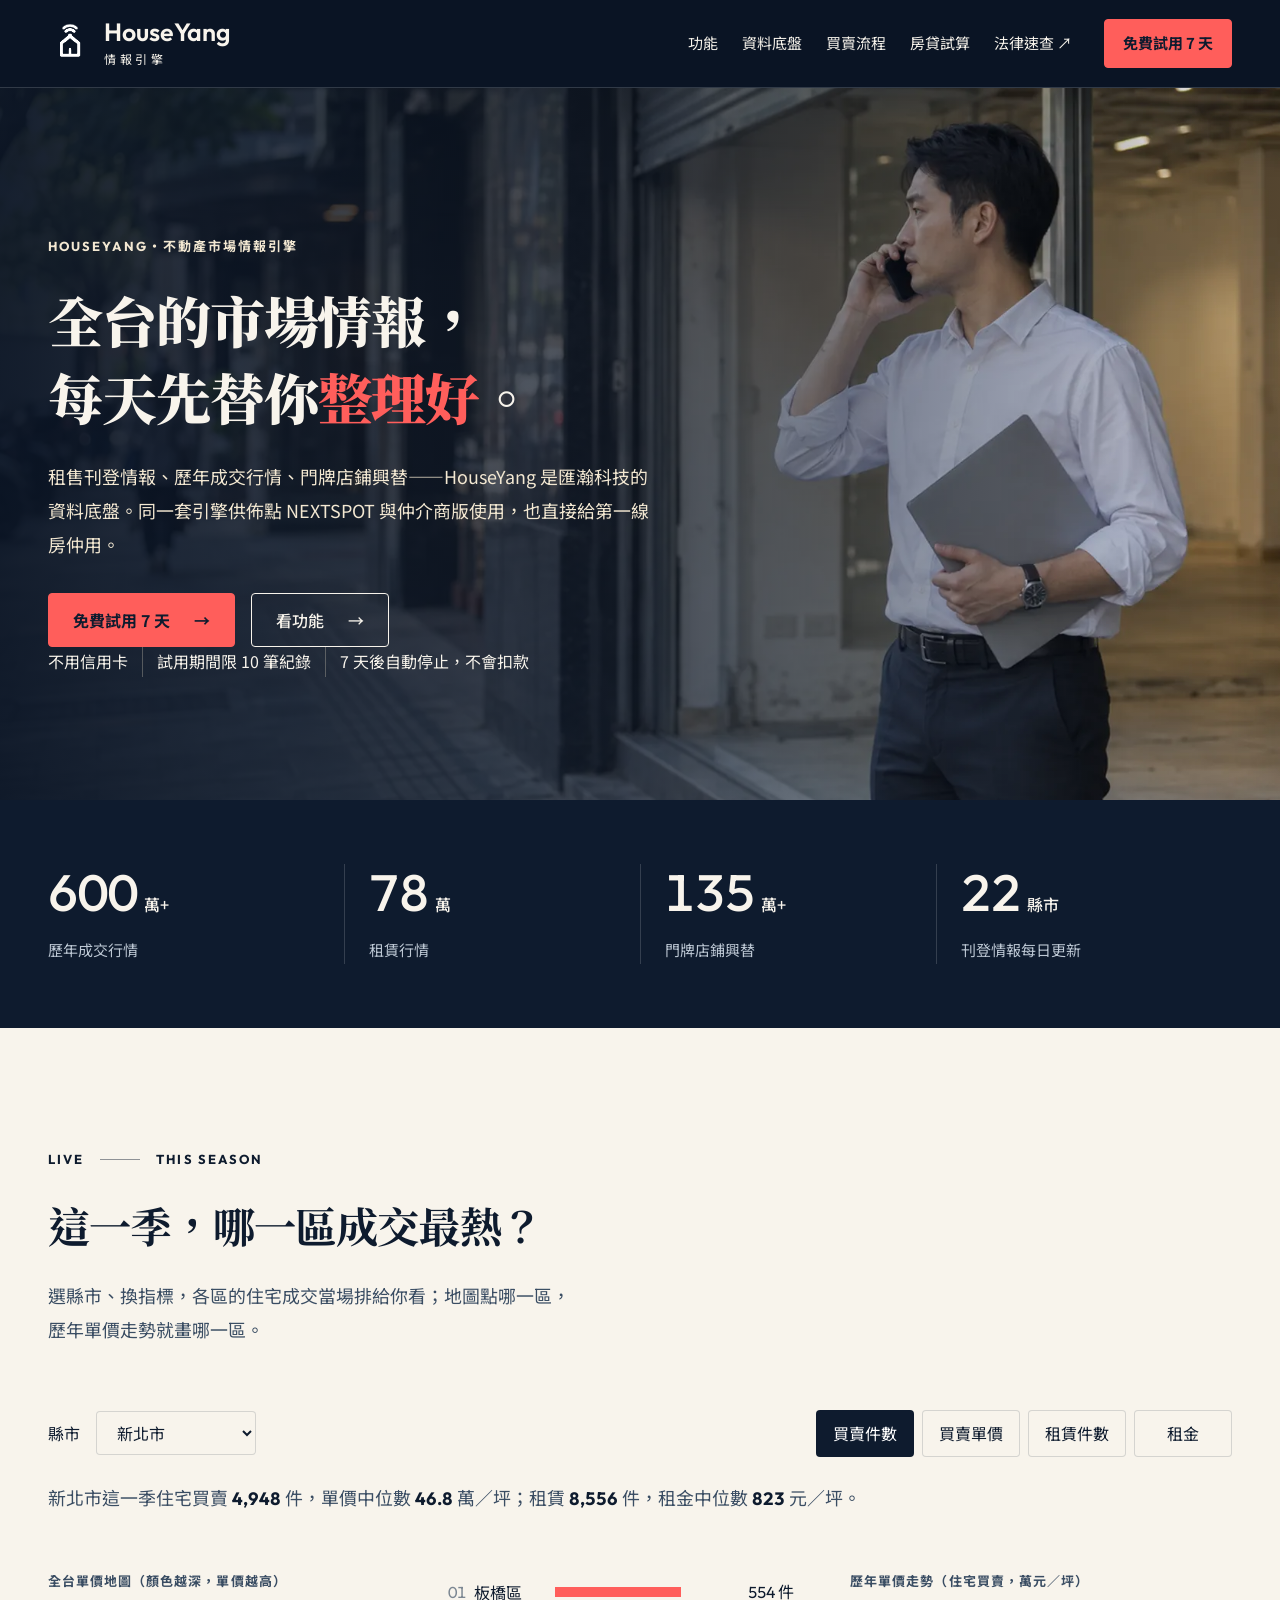
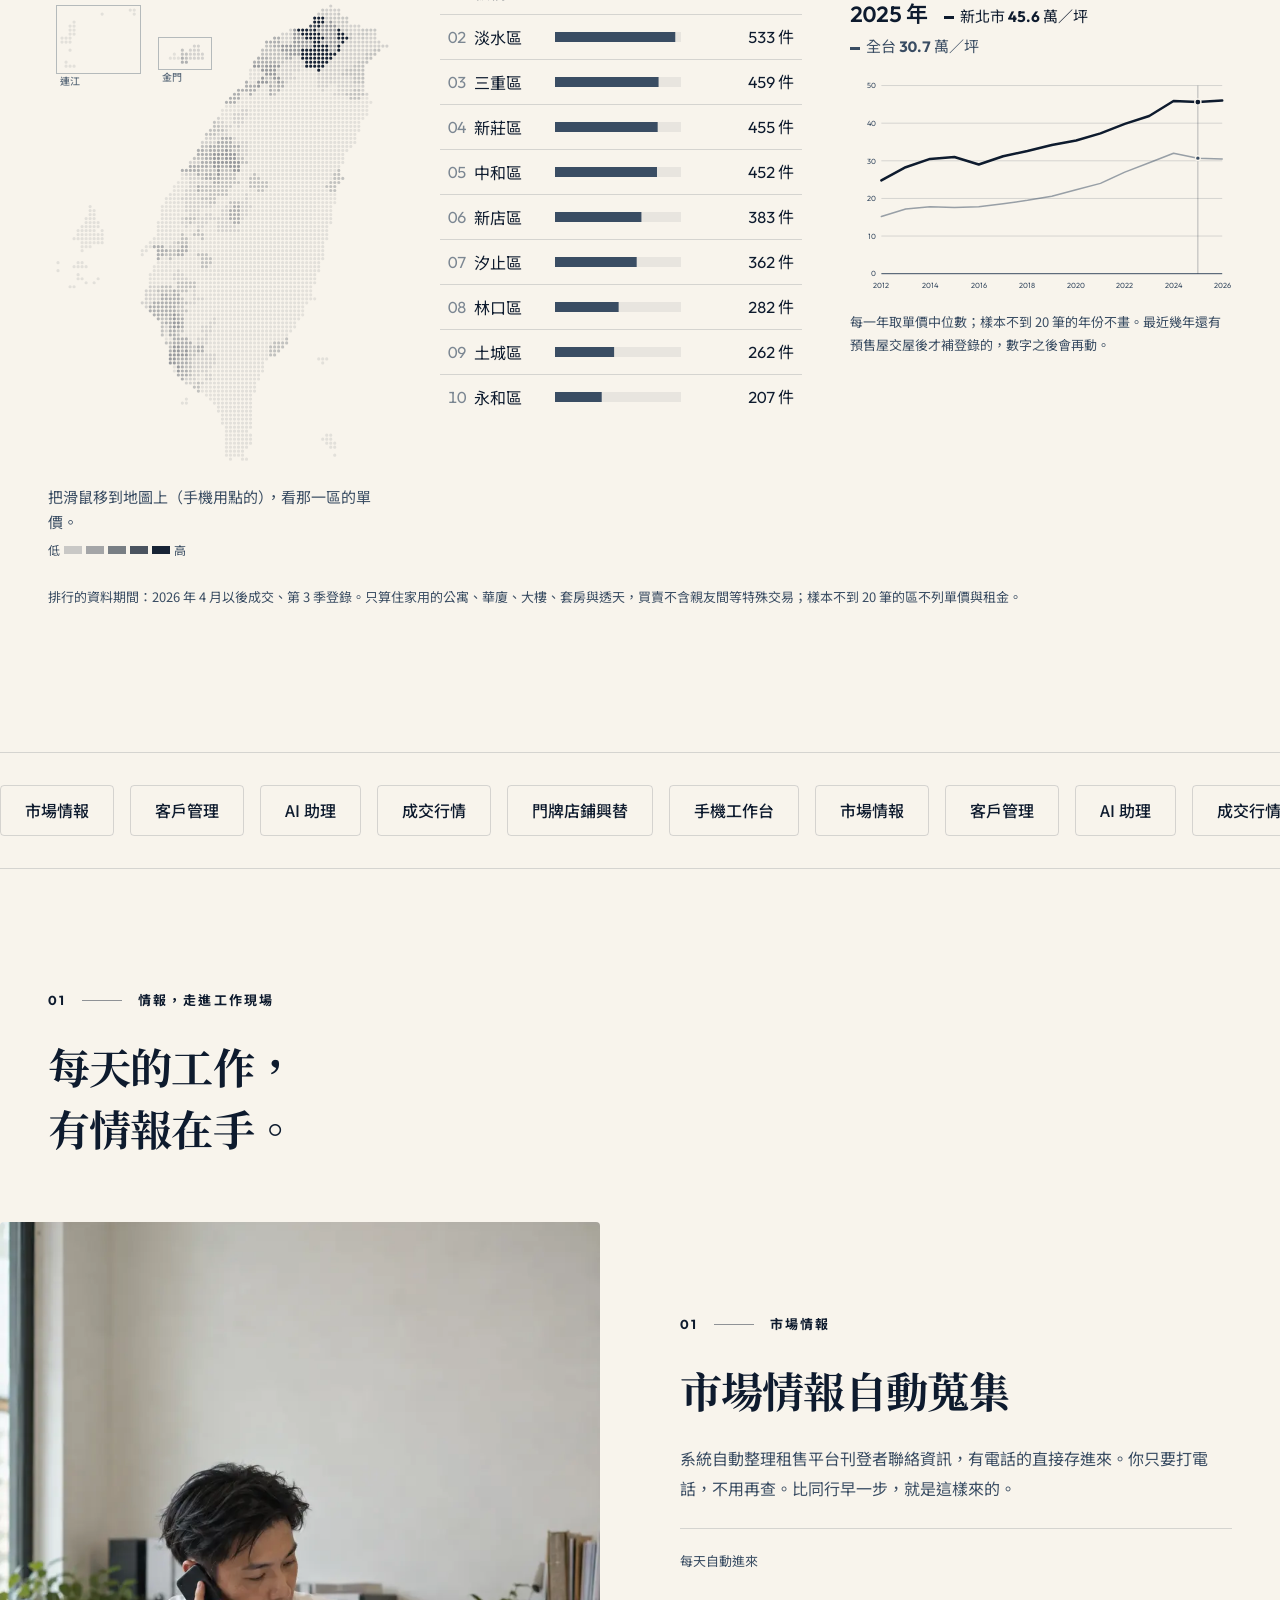
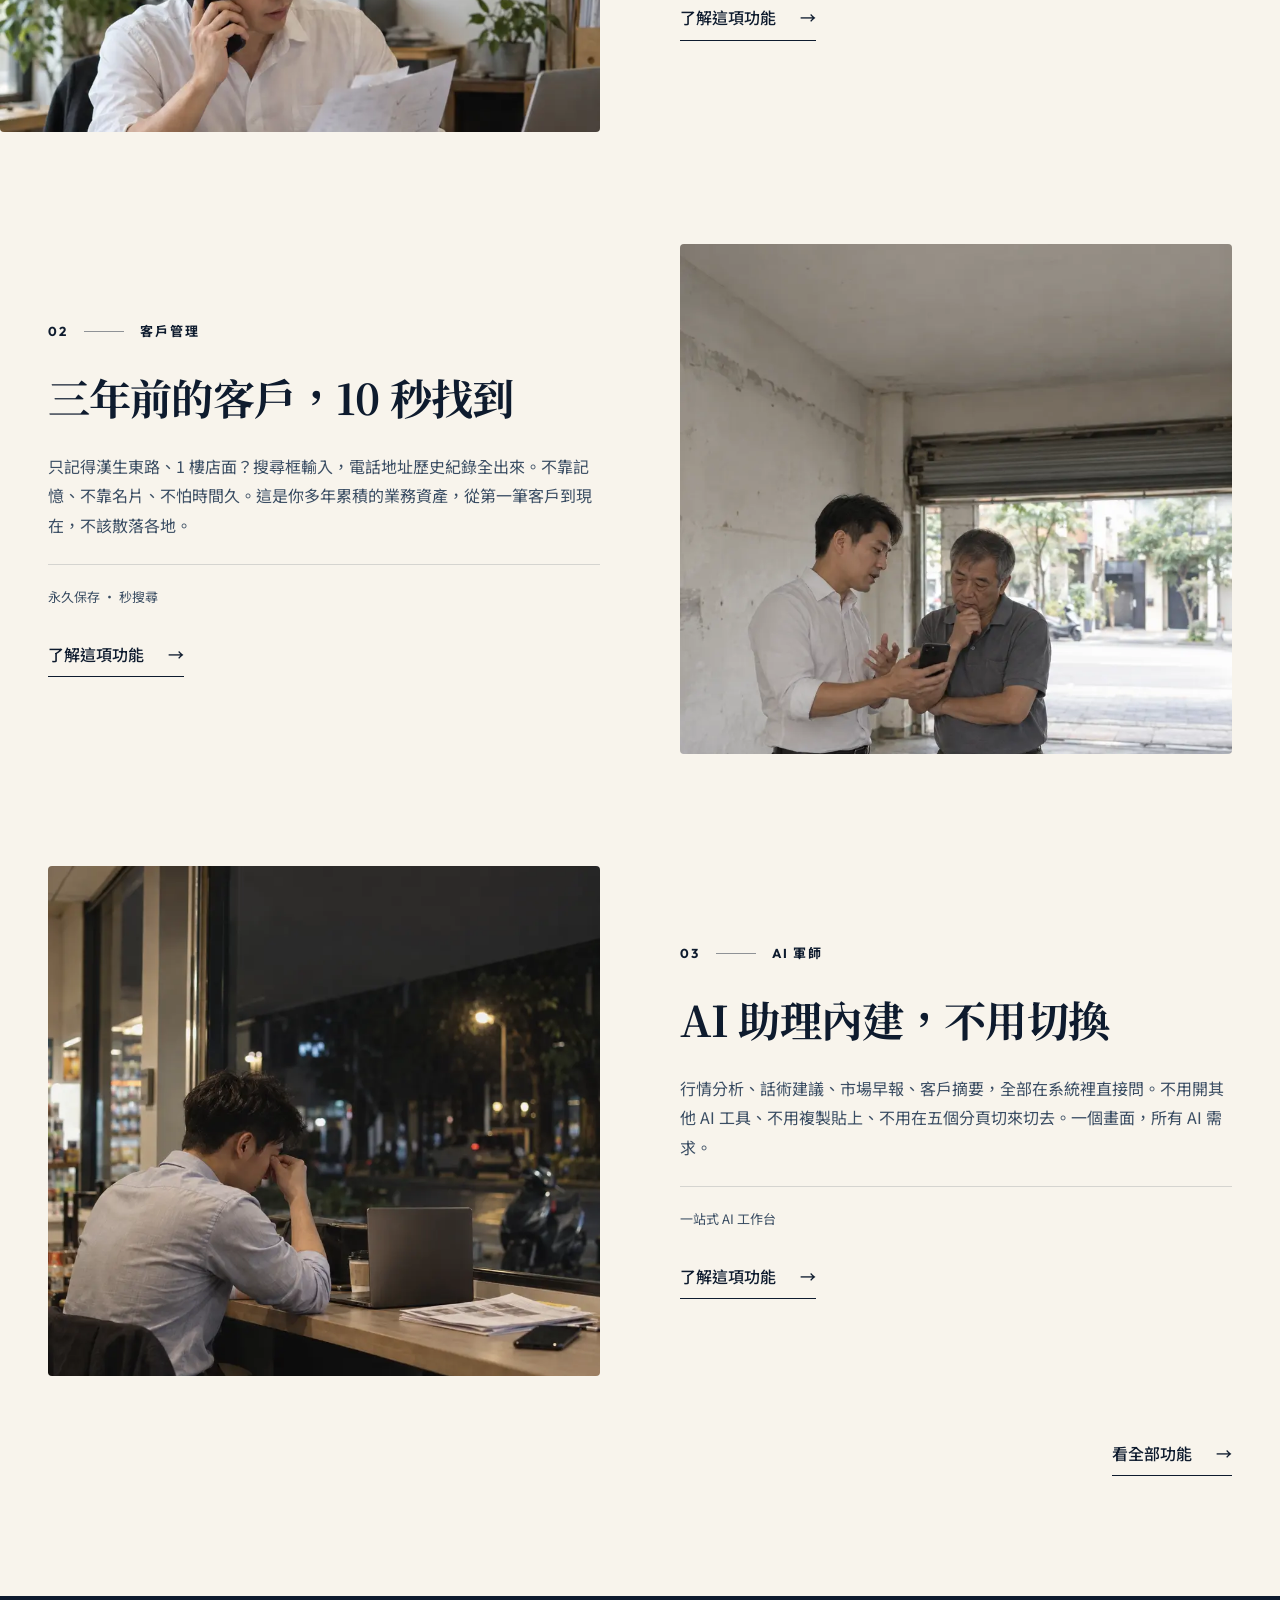
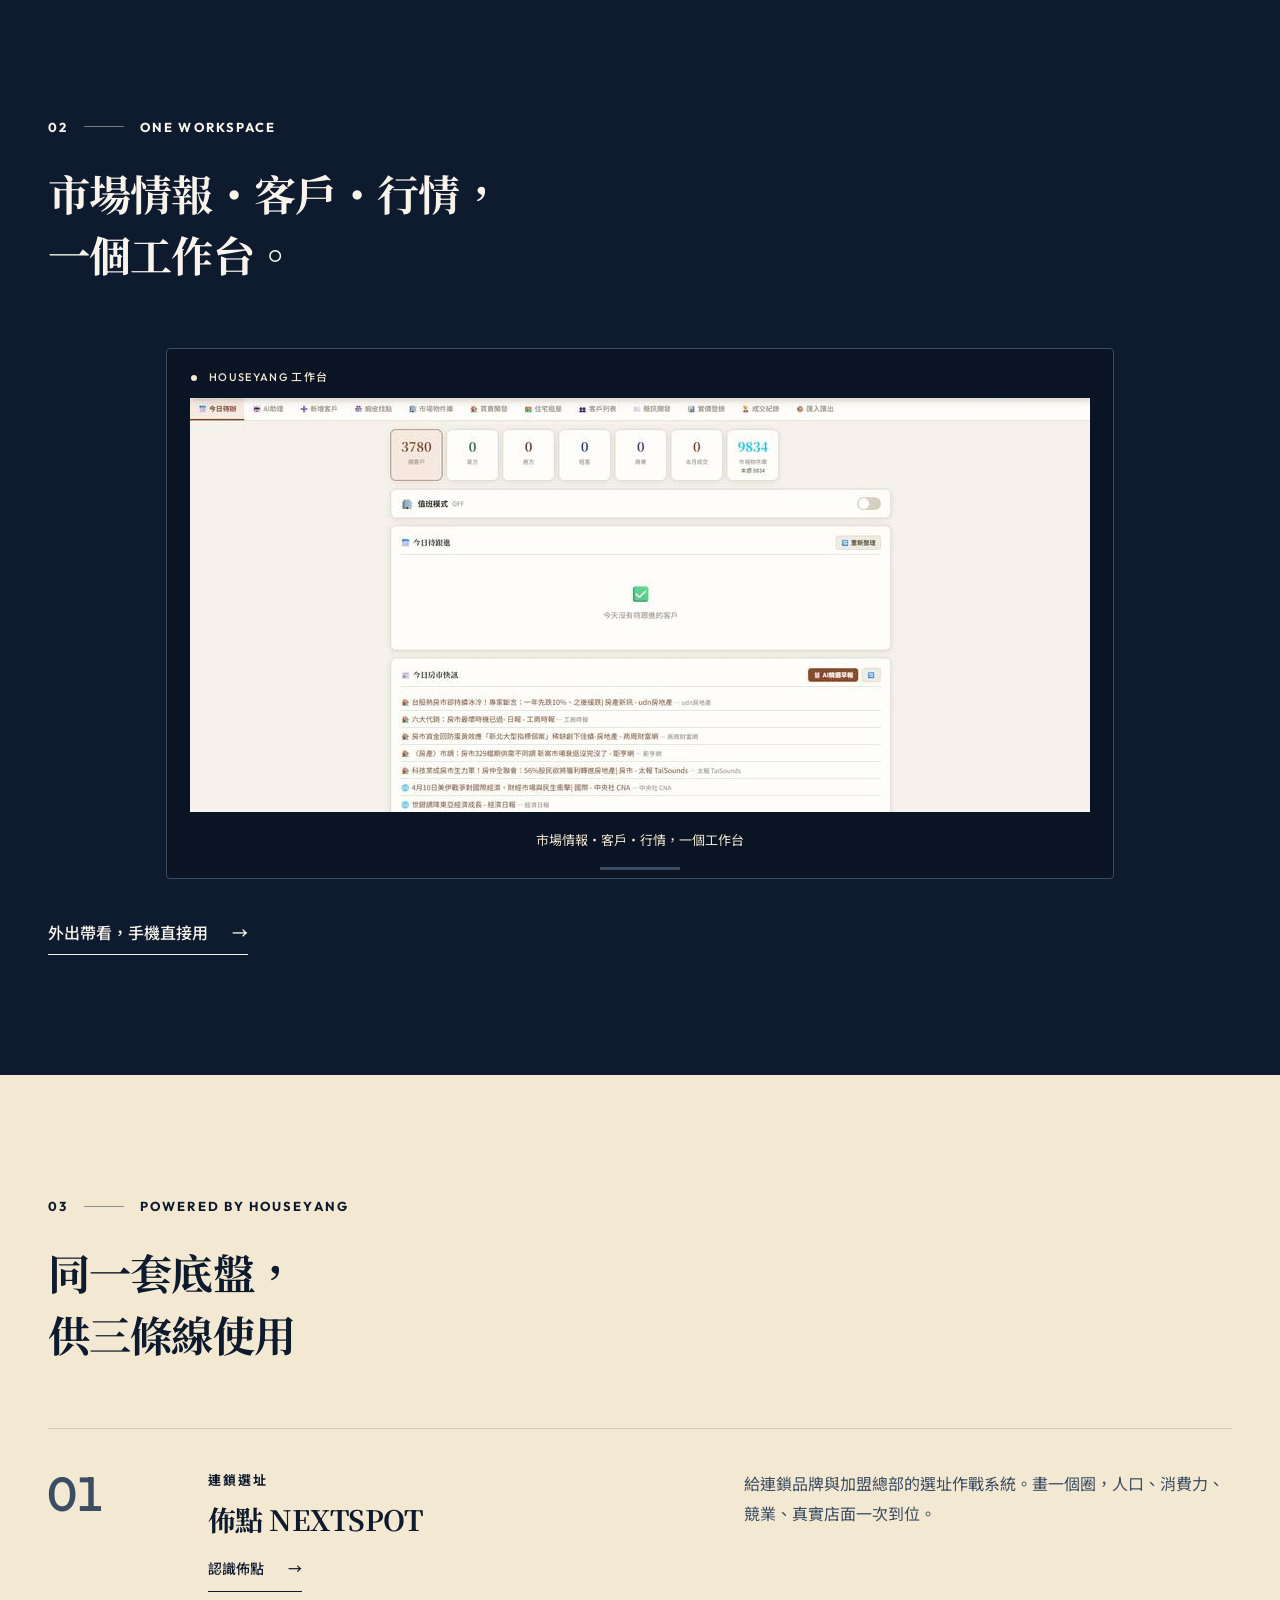
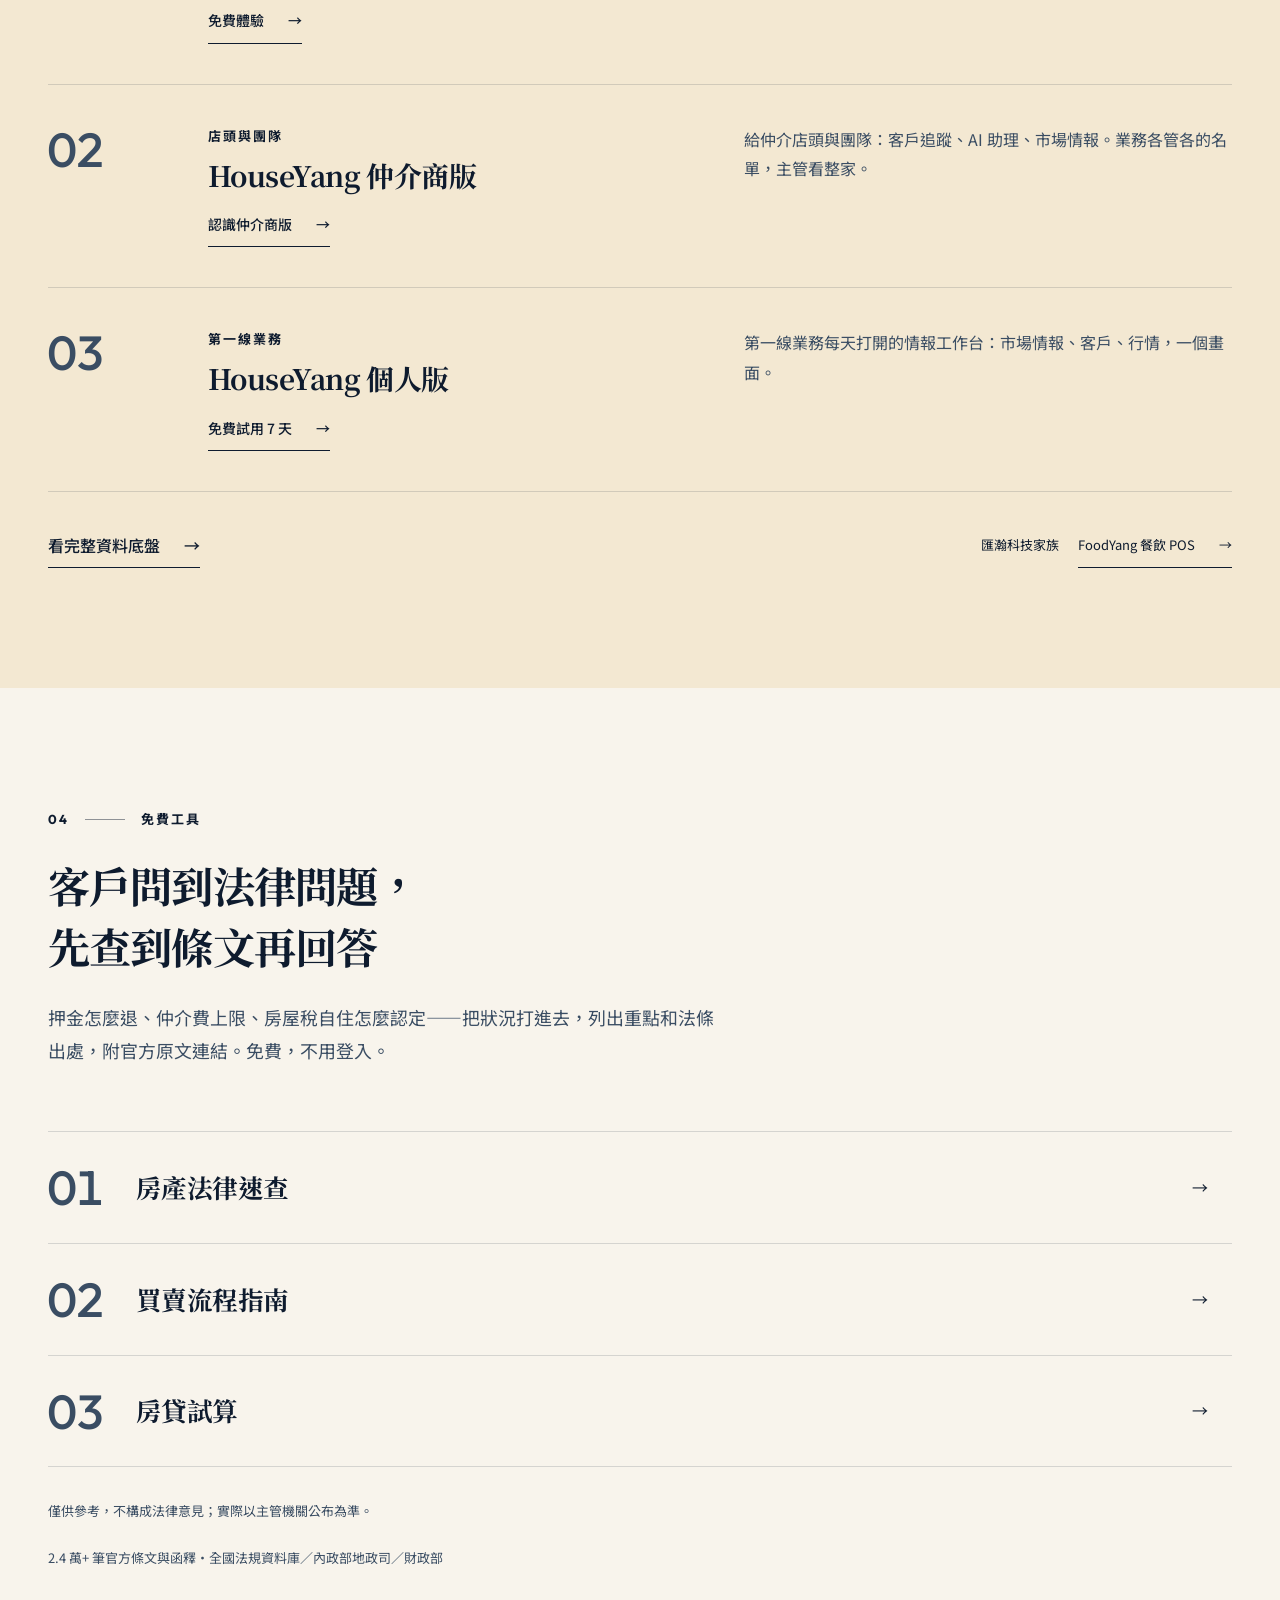
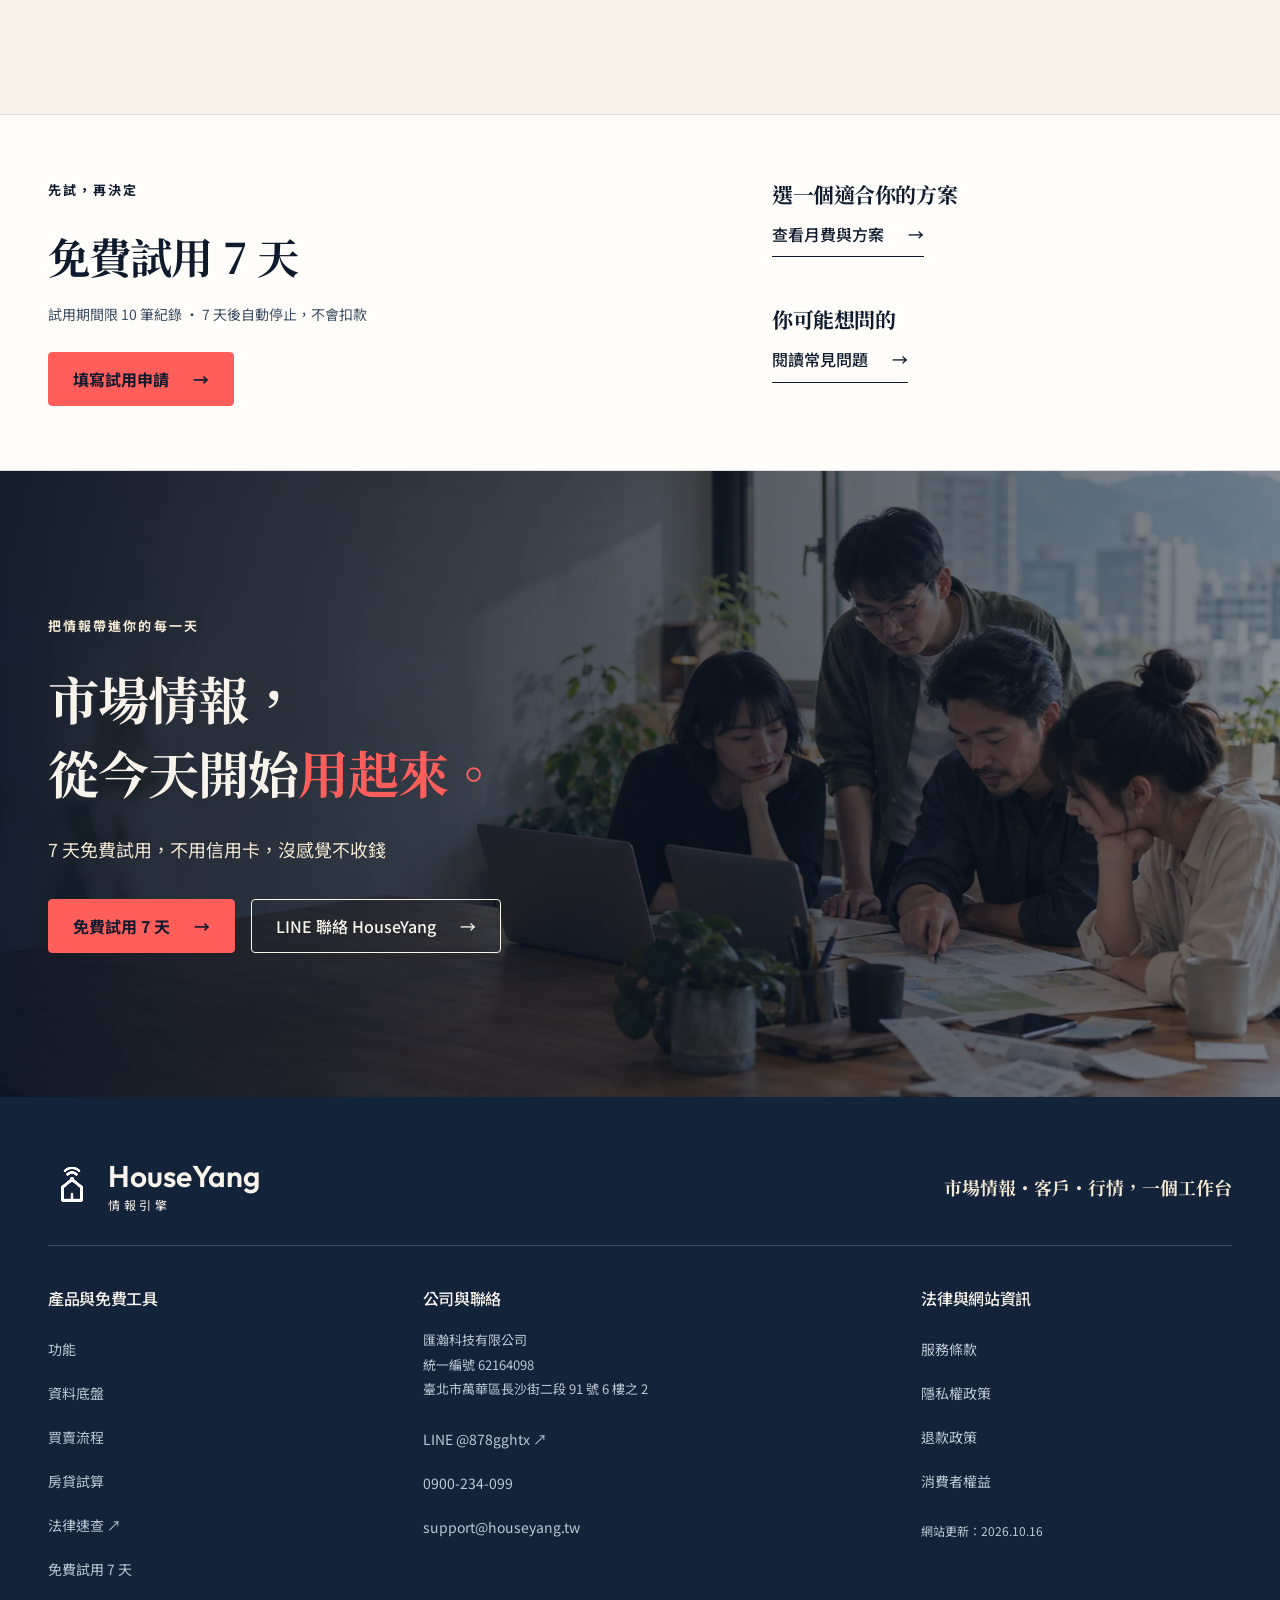
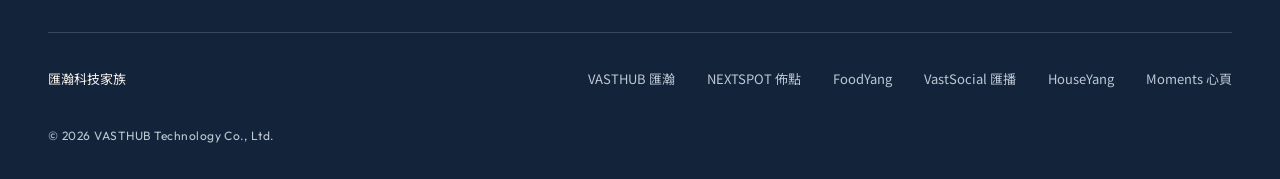
<file: index.html>
<!doctype html>
<html lang="zh-Hant"><head><meta charset="UTF-8"><meta name="viewport" content="width=device-width, initial-scale=1.0">
<script>/* 舊連結救援：6/28 前 CRM 在此網域，LINE 早報短網址 /go/<id> 與定位回覆 /m/property 仍在客人手機裡 → 導到 CRM 主機 */(function(p){if(/^\/go\/[A-Za-z0-9]+\/?$/.test(p))location.replace("https://app.houseyang.tw"+p.replace(/\/$/,""));else if(p==="/m/property"||p==="/m/property/")location.replace("https://app.houseyang.tw/m/property.html"+location.search);})(location.pathname);</script>
<title>HouseYang 情報引擎｜房仲市場情報系統・匯瀚科技資料底盤</title><meta name="description" content="HouseYang 是匯瀚科技的不動產資料底盤：歷年成交行情 600 萬+ 筆、租賃行情 78 萬筆、門牌店鋪興替 135 萬+ 筆、全台 22 縣市，租售刊登情報每天自動整理。同一套引擎供佈點 NEXTSPOT 與仲介商版使用，也直接給第一線房仲用。免費試用 7 天。"><meta name="theme-color" content="#0E1B2E"><link rel="canonical" href="https://houseyang.tw/">
<meta property="og:title" content="HouseYang 情報引擎｜房仲市場情報系統・匯瀚科技資料底盤"><meta property="og:description" content="HouseYang 是匯瀚科技的不動產資料底盤：歷年成交行情 600 萬+ 筆、租賃行情 78 萬筆、門牌店鋪興替 135 萬+ 筆、全台 22 縣市，租售刊登情報每天自動整理。同一套引擎供佈點 NEXTSPOT 與仲介商版使用，也直接給第一線房仲用。免費試用 7 天。"><meta property="og:type" content="website"><meta property="og:url" content="https://houseyang.tw/"><meta property="og:site_name" content="HouseYang 情報引擎"><meta property="og:locale" content="zh_TW"><meta property="og:image" content="https://houseyang.tw/assets/v2/img/hero-agent.webp"><meta name="twitter:card" content="summary_large_image"><meta name="twitter:image" content="https://houseyang.tw/assets/v2/img/hero-agent.webp">
<link rel="icon" type="image/png" sizes="32x32" href="images/houseyang-icon-32.png"><link rel="apple-touch-icon" href="images/houseyang-icon-192.png"><link rel="preconnect" href="https://fonts.googleapis.com"><link rel="preconnect" href="https://fonts.gstatic.com" crossorigin><link href="https://fonts.googleapis.com/css2?family=Noto+Serif+TC:wght@700;900&family=Noto+Sans+TC:wght@400;500;700&family=Outfit:wght@400;500;600;700&display=swap" rel="stylesheet"><link rel="stylesheet" href="assets/v2/site.css?v=20261016b"><link rel="stylesheet" href="assets/v2/fx.css?v=20261112"><link rel="stylesheet" href="assets/v2/fx-market.css?v=20261112"><link rel="stylesheet" href="assets/v2/fx-trend.css?v=20261112"><link rel="stylesheet" href="assets/v2/fx-pmap.css?v=20261112"><script src="assets/v2/fx.js?v=20261112" defer></script><script src="assets/v2/fx-market.js?v=20261112" defer></script><script src="assets/v2/fx-trend.js?v=20261112" defer></script><script src="assets/v2/fx-pmap.js?v=20261112" defer></script><script defer src="assets/v2/site.js?v=20261016b"></script><script type="application/ld+json">{"@context":"https://schema.org","@type":"Organization","name":"HouseYang 情報引擎","url":"https://houseyang.tw/","logo":"https://houseyang.tw/images/houseyang-icon-512.png","parentOrganization":{"@type":"Organization","name":"匯瀚科技有限公司","url":"https://vasthub.tw/"}}</script></head><body class="home-page"><a class="skip-link" href="#main-content">跳至主要內容</a>
<header class="site-header"><div class="wrap header-inner"><a class="brand" href="index.html" aria-label="HouseYang 情報引擎首頁"><img class="brand-mark" src="images/houseyang-icon-192.png" alt="" width="192" height="192"><span>HouseYang<b>情報引擎</b></span></a><nav class="desktop-nav" aria-label="主要導覽"><a href="features.html">功能</a><a href="data.html">資料底盤</a><a href="guide/index.html">買賣流程</a><a href="tools/loan.html">房貸試算</a><a href="https://law.houseyang.tw/" target="_blank" rel="noopener">法律速查 ↗</a></nav><a class="button" href="trial.html">免費試用 7 天 <span class="arrow" aria-hidden="true">→</span></a><button class="menu-toggle" type="button" aria-label="開啟選單" aria-controls="mobile-menu" aria-expanded="false"><span></span><span></span></button></div></header>
<dialog class="mobile-menu" id="mobile-menu" aria-label="網站導覽"><div class="menu-top"><a class="brand" href="index.html" aria-label="HouseYang 情報引擎首頁"><img class="brand-mark" src="images/houseyang-icon-192.png" alt="" width="192" height="192"><span>HouseYang<b>情報引擎</b></span></a><button class="menu-close" type="button">關閉 <span aria-hidden="true">×</span></button></div><nav aria-label="手機導覽"><a href="features.html">功能</a><a href="data.html">資料底盤</a><a href="guide/index.html">買賣流程</a><a href="tools/loan.html">房貸試算</a><a href="https://law.houseyang.tw/" target="_blank" rel="noopener">法律速查 ↗</a></nav><a class="button" href="trial.html">免費試用 7 天 <span class="arrow" aria-hidden="true">→</span></a><p>市場情報・客戶・行情，一個工作台</p></dialog><main id="main-content"><section class="hero home-hero" id="top"><picture class="hero-photo"><source media="(max-width: 767px)" srcset="assets/v2/img/hero-agent-m.webp" width="960" height="1200"><img src="assets/v2/img/hero-agent.webp" alt="房仲在店面前聯絡客戶" width="1920" height="1080" fetchpriority="high" decoding="async"></picture><div class="wrap hero-content"><p class="kicker">HOUSEYANG・不動產市場情報引擎</p><h1><span class="title-line"><span>全台的市場情報，</span></span><span class="title-line"><span>每天先替你<em>整理好</em>。</span></span></h1><p class="hero-lead">租售刊登情報、歷年成交行情、門牌店鋪興替——HouseYang 是匯瀚科技的資料底盤。同一套引擎供佈點 NEXTSPOT 與仲介商版使用，也直接給第一線房仲用。</p><div class="actions"><a class="button" href="trial.html">免費試用 7 天 <span class="arrow" aria-hidden="true">→</span></a><a class="button secondary" href="features.html">看功能 <span class="arrow" aria-hidden="true">→</span></a></div><div class="proof"><span>不用信用卡</span><span>試用期間限 10 筆紀錄</span><span>7 天後自動停止，不會扣款</span></div></div></section><section class="stats dark"><div class="wrap stats-grid"><div><p class="stat-value"><span data-count="600">600</span><small>萬+</small></p><p>歷年成交行情</p></div><div><p class="stat-value"><span data-count="78">78</span><small>萬</small></p><p>租賃行情</p></div><div><p class="stat-value"><span data-count="135">135</span><small>萬+</small></p><p>門牌店鋪興替</p></div><div><p class="stat-value"><span data-count="22">22</span><small>縣市</small></p><p>刊登情報每日更新</p></div></div></section><section class="section market-live" id="market" data-fx-market="assets/v2/market.json?v=20261112" data-fx-trend="assets/v2/market-trend.json?v=20261112" data-fx-pmap="assets/v2/tw-grid.bin?v=20261112" hidden><div class="wrap">
<div class="section-intro"><p class="kicker">LIVE <span></span> THIS SEASON</p>
<h2><span class="nb">這一季，</span><span class="nb">哪一區成交最熱？</span></h2>
<p class="lead"><span class="nb">選縣市、換指標，</span><span class="nb">各區的住宅成交當場排給你看；</span><span class="nb">地圖點哪一區，</span><span class="nb">歷年單價走勢就畫哪一區。</span></p></div>
<div class="market-board">
<div class="market-controls">
<label class="market-county"><span>縣市</span><select data-market="county" aria-label="選縣市"></select></label>
<div class="market-metric" role="group" aria-label="排行指標" data-market="metric"></div>
</div>
<p class="market-sum" data-market="sum" aria-live="polite"></p>
<ol class="market-bars" data-market="bars"></ol>
<p class="small market-note"><span class="nb">排行的資料期間：<span data-market="season"></span>。</span><span class="nb">只算住家用的公寓、華廈、大樓、套房與透天，</span><span class="nb">買賣不含親友間等特殊交易；</span><span class="nb">樣本不到 20 筆的區不列單價與租金。</span></p>
</div></div></section><div class="marquee" data-marquee aria-label="HouseYang 工作台功能"><div class="marquee-track"><div class="marquee-group"><span>市場情報</span><span>客戶管理</span><span>AI 助理</span><span>成交行情</span><span>門牌店鋪興替</span><span>手機工作台</span></div><div class="marquee-group" aria-hidden="true"><span>市場情報</span><span>客戶管理</span><span>AI 助理</span><span>成交行情</span><span>門牌店鋪興替</span><span>手機工作台</span></div></div></div><section class="section" id="features"><div class="wrap"><div class="section-intro" data-reveal><p class="kicker">01<span></span>情報，走進工作現場</p><h2>每天的工作，<br>有情報在手。</h2></div><div class="split-list home-features" data-mobile-carousel aria-label="核心功能預覽"><article class="split " data-reveal><picture class="portrait-photo"><img src="assets/v2/img/p-agent-call.webp" alt="房仲在街邊聯絡客戶" width="900" height="1125" loading="lazy" decoding="async"></picture><div><p class="kicker">01<span></span>市場情報</p><h3>市場情報自動蒐集</h3><p>系統自動整理租售平台刊登者聯絡資訊，有電話的直接存進來。你只要打電話，不用再查。比同行早一步，就是這樣來的。</p><p class="feature-tag">每天自動進來</p><a class="text-link" href="features.html#market">了解這項功能 <span class="arrow" aria-hidden="true">→</span></a></div></article><article class="split reverse" data-reveal><picture class="portrait-photo"><img src="assets/v2/img/p-owner-talk.webp" alt="業務與屋主面對面討論" width="900" height="1125" loading="lazy" decoding="async"></picture><div><p class="kicker">02<span></span>客戶管理</p><h3>三年前的客戶，10 秒找到</h3><p>只記得漢生東路、1 樓店面？搜尋框輸入，電話地址歷史紀錄全出來。不靠記憶、不靠名片、不怕時間久。這是你多年累積的業務資產，從第一筆客戶到現在，不該散落各地。</p><p class="feature-tag">永久保存 · 秒搜尋</p><a class="text-link" href="features.html#customers">了解這項功能 <span class="arrow" aria-hidden="true">→</span></a></div></article><article class="split " data-reveal><picture class="portrait-photo"><img src="assets/v2/img/p-agent-night.webp" alt="業務在工作台整理情報" width="900" height="1125" loading="lazy" decoding="async"></picture><div><p class="kicker">03<span></span>AI 軍師</p><h3>AI 助理內建，不用切換</h3><p>行情分析、話術建議、市場早報、客戶摘要，全部在系統裡直接問。不用開其他 AI 工具、不用複製貼上、不用在五個分頁切來切去。一個畫面，所有 AI 需求。</p><p class="feature-tag">一站式 AI 工作台</p><a class="text-link" href="features.html#ai">了解這項功能 <span class="arrow" aria-hidden="true">→</span></a></div></article></div><div class="section-link"><a class="text-link" href="features.html">看全部功能 <span class="arrow" aria-hidden="true">→</span></a></div></div></section><section class="section dark workbench" id="demo"><div class="wrap"><div class="section-intro" data-reveal><p class="kicker">02<span></span>ONE WORKSPACE</p><h2>市場情報・客戶・行情，<br>一個工作台。</h2></div><div data-reveal><figure class="device laptop"><div class="device-bar"><span aria-hidden="true"></span>HOUSEYANG 工作台</div><img src="images/crm.jpg" alt="HouseYang 情報引擎實際畫面" width="900" height="414" loading="lazy" decoding="async"><figcaption>市場情報・客戶・行情，一個工作台</figcaption></figure></div><a class="text-link" href="features.html#mobile">外出帶看，手機直接用 <span class="arrow" aria-hidden="true">→</span></a></div></section><section class="section supply-section" id="data"><div class="wrap"><div class="section-intro" data-reveal><p class="kicker">03<span></span>POWERED BY HOUSEYANG</p><h2>同一套底盤，<br>供三條線使用</h2></div><div class="supply-list" data-mobile-carousel aria-label="資料底盤應用">
<article data-reveal><span class="item-no">01</span><div><p class="kicker">連鎖選址</p><h3>佈點 NEXTSPOT</h3><p>給連鎖品牌與加盟總部的選址作戰系統。畫一個圈，人口、消費力、競業、真實店面一次到位。</p><a class="text-link" href="https://nextspot.tw/" target="_blank" rel="noopener">認識佈點 <span class="arrow" aria-hidden="true">→</span></a><a class="text-link" href="https://app.nextspot.tw/expo?src=web" target="_blank" rel="noopener">免費體驗 <span class="arrow" aria-hidden="true">→</span></a></div></article>
<article data-reveal><span class="item-no">02</span><div><p class="kicker">店頭與團隊</p><h3>HouseYang 仲介商版</h3><p>給仲介店頭與團隊：客戶追蹤、AI 助理、市場情報。業務各管各的名單，主管看整家。</p><a class="text-link" href="https://pro.houseyang.tw/" target="_blank" rel="noopener">認識仲介商版 <span class="arrow" aria-hidden="true">→</span></a></div></article>
<article data-reveal><span class="item-no">03</span><div><p class="kicker">第一線業務</p><h3>HouseYang 個人版</h3><p>第一線業務每天打開的情報工作台：市場情報、客戶、行情，一個畫面。</p><a class="text-link" href="trial.html">免費試用 7 天 <span class="arrow" aria-hidden="true">→</span></a></div></article></div>
<div class="supply-foot"><a class="text-link" href="data.html">看完整資料底盤 <span class="arrow" aria-hidden="true">→</span></a><p>匯瀚科技家族 <a class="text-link" href="https://foodyang.tw/" target="_blank" rel="noopener">FoodYang 餐飲 POS <span class="arrow" aria-hidden="true">→</span></a></p></div></div></section><section class="section tools-section" id="law"><div class="wrap"><div class="section-intro" data-reveal><p class="kicker">04<span></span>免費工具</p><h2>客戶問到法律問題，<br>先查到條文再回答</h2><p class="lead">押金怎麼退、仲介費上限、房屋稅自住怎麼認定——把狀況打進去，列出重點和法條出處，附官方原文連結。免費，不用登入。</p></div><div class="article-list"><a href="https://law.houseyang.tw/" target="_blank" rel="noopener"><span class="item-no">01</span><h3>房產法律速查</h3><span class="arrow" aria-hidden="true">→</span></a><a href="guide/index.html"><span class="item-no">02</span><h3>買賣流程指南</h3><span class="arrow" aria-hidden="true">→</span></a><a href="tools/loan.html"><span class="item-no">03</span><h3>房貸試算</h3><span class="arrow" aria-hidden="true">→</span></a></div><p class="small source-note">僅供參考，不構成法律意見；實際以主管機關公布為準。</p><p class="small">2.4 萬+ 筆官方條文與函釋・全國法規資料庫／內政部地政司／財政部</p></div></section><section class="section quick-start" id="form"><div class="wrap"><div><p class="kicker">先試，再決定</p><h2>免費試用 7 天</h2><p>試用期間限 10 筆紀錄 · 7 天後自動停止，不會扣款</p><a class="button" href="trial.html">填寫試用申請 <span class="arrow" aria-hidden="true">→</span></a></div><div class="quick-links"><div id="pricing"><h3>選一個適合你的方案</h3><a class="text-link" href="trial.html#pricing">查看月費與方案 <span class="arrow" aria-hidden="true">→</span></a></div><div id="faq"><h3>你可能想問的</h3><a class="text-link" href="trial.html#faq">閱讀常見問題 <span class="arrow" aria-hidden="true">→</span></a></div></div></div></section><section class="photo-band team-band"><picture class="band-photo" data-parallax="0.08"><source media="(max-width: 767px)" srcset="assets/v2/img/hq-team-m.webp" width="960" height="1200"><img src="assets/v2/img/hq-team.webp" alt="團隊在桌前討論工作與資料" width="1920" height="1080" loading="lazy" decoding="async"></picture><div class="wrap band-content" data-reveal><p class="kicker">把情報帶進你的每一天</p><h2>市場情報，<br>從今天開始<em>用起來。</em></h2><p class="lead">7 天免費試用，不用信用卡，沒感覺不收錢</p><div class="actions"><a class="button" href="trial.html">免費試用 7 天 <span class="arrow" aria-hidden="true">→</span></a><a class="button secondary" href="https://lin.ee/6oqS8hI" target="_blank" rel="noopener">LINE 聯絡 HouseYang <span class="arrow" aria-hidden="true">→</span></a></div></div></section></main><footer class="site-footer"><div class="wrap">
<div class="footer-brand"><a class="brand" href="index.html" aria-label="HouseYang 情報引擎首頁"><img class="brand-mark" src="images/houseyang-icon-192.png" alt="" width="192" height="192"><span>HouseYang<b>情報引擎</b></span></a><p>市場情報・客戶・行情，一個工作台</p></div>
<div class="footer-columns"><div><h2>產品與免費工具</h2><nav aria-label="頁尾產品連結"><a href="features.html">功能</a><a href="data.html">資料底盤</a><a href="guide/index.html">買賣流程</a><a href="tools/loan.html">房貸試算</a><a href="https://law.houseyang.tw/" target="_blank" rel="noopener">法律速查 ↗</a><a href="trial.html">免費試用 7 天</a></nav></div>
<div class="company"><h2>公司與聯絡</h2><p class="company-info"><span>匯瀚科技有限公司</span><span>統一編號 62164098</span><span>臺北市萬華區長沙街二段 91 號 6 樓之 2</span></p><nav aria-label="聯絡方式"><a href="https://lin.ee/6oqS8hI" target="_blank" rel="noopener">LINE @878gghtx ↗</a><a href="tel:0900234099">0900-234-099</a><a href="mailto:support@houseyang.tw">support@houseyang.tw</a></nav></div>
<div><h2>法律與網站資訊</h2><nav aria-label="法律連結"><a href="legal.html#terms">服務條款</a><a href="legal.html#privacy">隱私權政策</a><a href="legal.html#refund">退款政策</a><a href="legal.html#consumer">消費者權益</a></nav><p class="footer-update">網站更新：2026.10.16</p></div></div>
<div class="family"><span>匯瀚科技家族</span><a href="https://vasthub.tw/" target="_blank" rel="noopener">VASTHUB 匯瀚</a><a href="https://nextspot.tw/" target="_blank" rel="noopener">NEXTSPOT 佈點</a><a href="https://foodyang.tw/" target="_blank" rel="noopener">FoodYang</a><a href="https://vastsocial.vasthub.tw/" target="_blank" rel="noopener">VastSocial 匯播</a><a href="https://houseyang.tw/">HouseYang</a><a href="https://moments.tw/" target="_blank" rel="noopener">Moments 心頁</a></div><p class="copyright">© 2026 VASTHUB Technology Co., Ltd.</p>
</div></footer></body></html>
</file>
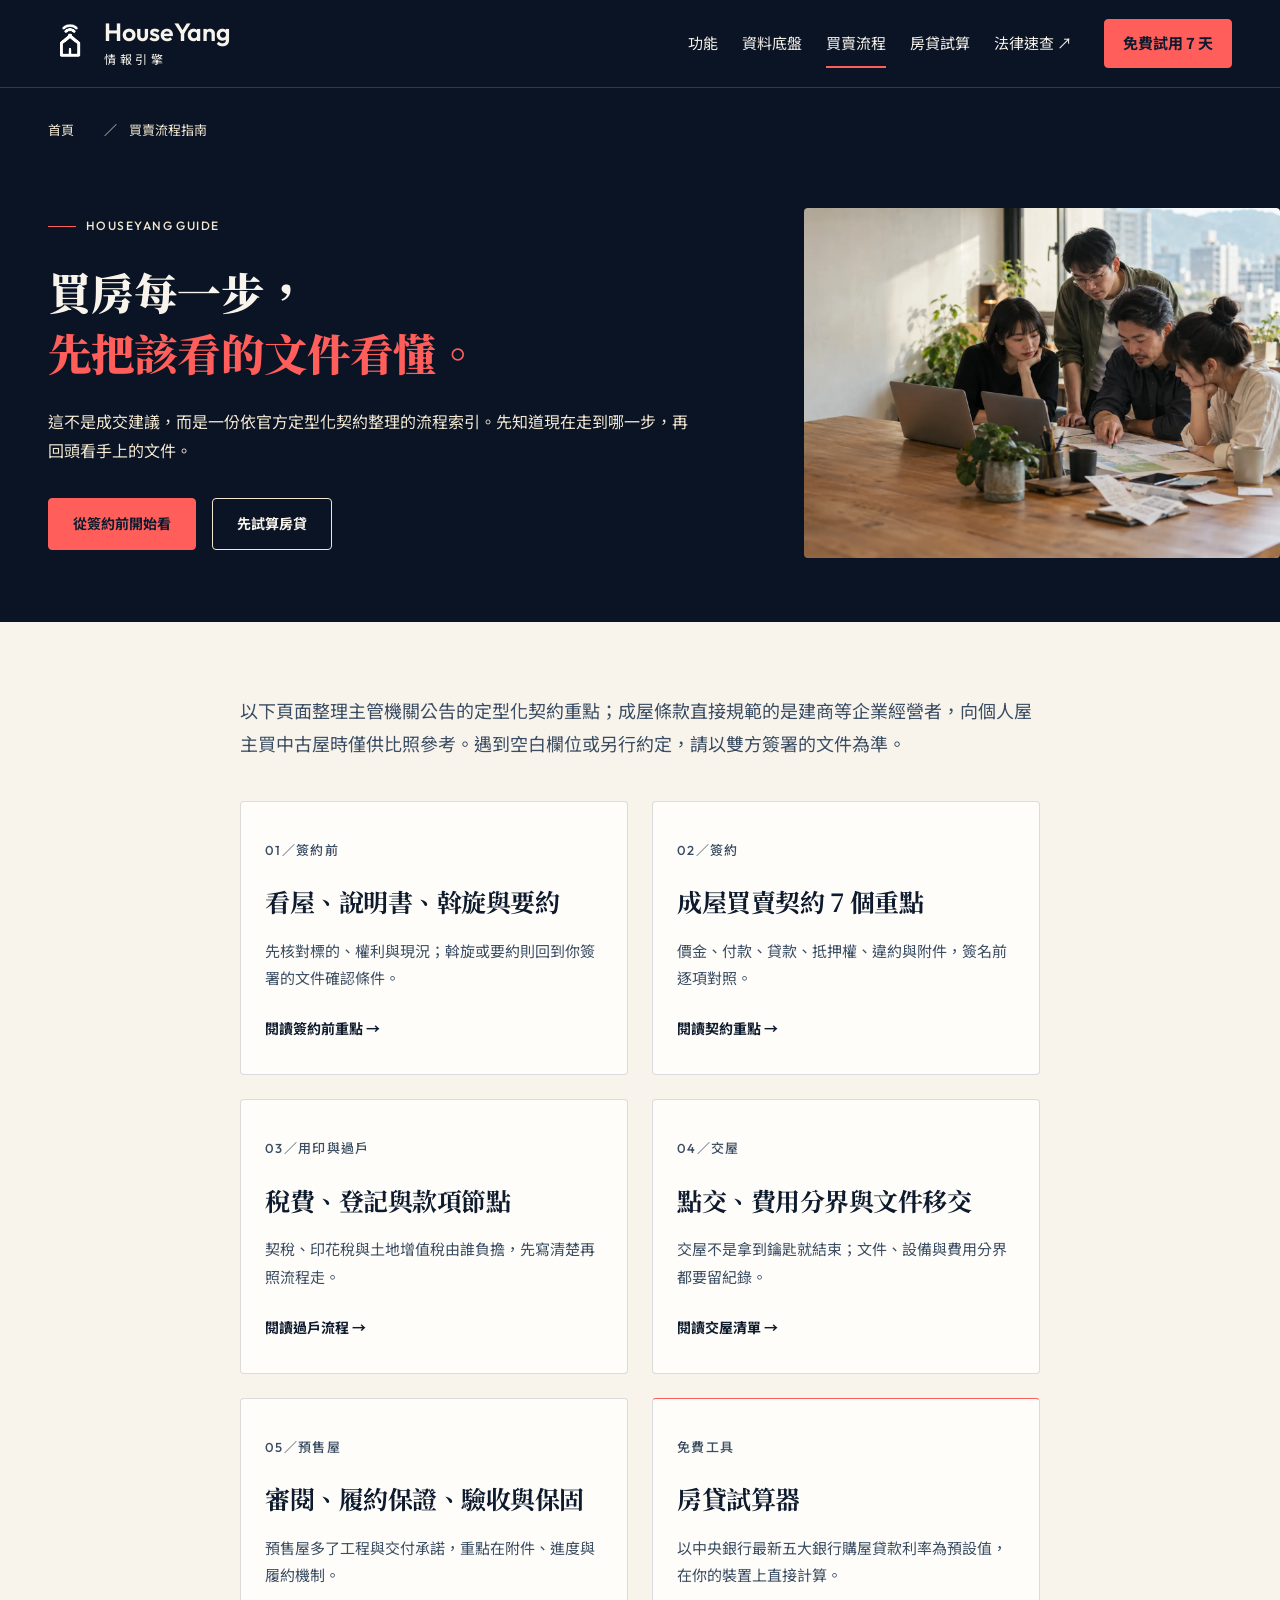
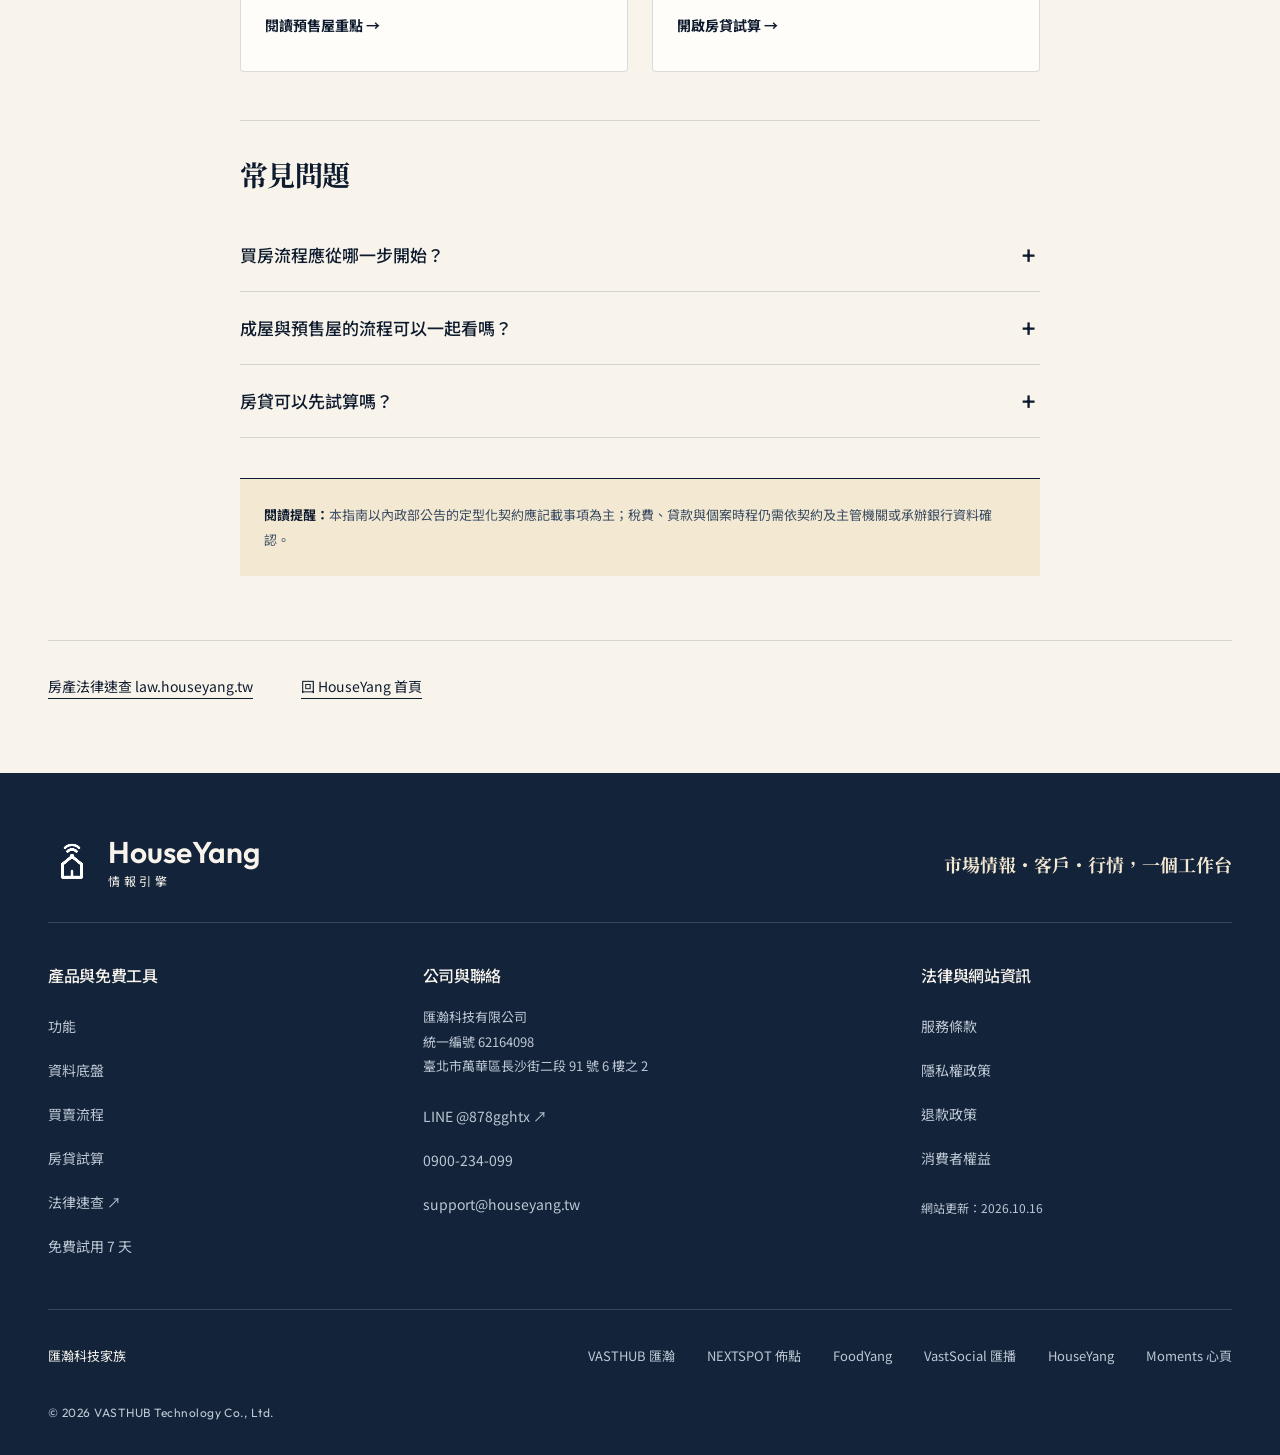
<file: guide/index.html>
<!doctype html>
<html lang="zh-Hant">
<head>
<meta charset="utf-8">
<meta name="viewport" content="width=device-width, initial-scale=1">
<title>買賣流程指南｜HouseYang</title>
<meta name="description" content="從簽約前、成屋契約、稅費過戶到交屋與預售屋，依內政部定型化契約整理買房流程。">
<link rel="canonical" href="https://houseyang.tw/guide/index.html">
<meta property="og:type" content="website"><meta property="og:title" content="買賣流程指南｜HouseYang"><meta property="og:description" content="從簽約前到交屋，按流程讀懂買房的重要文件與時間點。"><meta property="og:url" content="https://houseyang.tw/guide/index.html"><meta property="og:site_name" content="HouseYang 情報引擎"><meta property="og:locale" content="zh_TW">
<link rel="stylesheet" href="../assets/guide.css?v=20261016">
<script type="application/ld+json">{"@context":"https://schema.org","@type":"Article","headline":"買賣流程指南","dateModified":"2026-09-24","publisher":{"@type":"Organization","name":"HouseYang","url":"https://houseyang.tw/"},"mainEntityOfPage":"https://houseyang.tw/guide/index.html"}</script>
<script type="application/ld+json">{"@context":"https://schema.org","@type":"FAQPage","mainEntity":[{"@type":"Question","name":"買房流程應從哪一步開始？","acceptedAnswer":{"@type":"Answer","text":"先讀簽約前的看屋與不動產說明書，再依交易類型閱讀契約、過戶與交屋重點。"}},{"@type":"Question","name":"成屋與預售屋的流程可以一起看嗎？","acceptedAnswer":{"@type":"Answer","text":"兩者都有契約與交屋步驟，但預售屋另有工程、履約保證與驗收安排，建議分頁閱讀。"}},{"@type":"Question","name":"房貸可以先試算嗎？","acceptedAnswer":{"@type":"Answer","text":"可以使用房貸試算器比較貸款金額、年限、利率、寬限期與還款方式。"}}]}</script>
<link rel="preconnect" href="https://fonts.googleapis.com"><link rel="preconnect" href="https://fonts.gstatic.com" crossorigin><link href="https://fonts.googleapis.com/css2?family=Noto+Serif+TC:wght@700;900&family=Noto+Sans+TC:wght@400;500;700&family=Outfit:wght@400;500;600;700&display=swap" rel="stylesheet"><link rel="icon" href="../images/houseyang-icon-32.png"><meta name="theme-color" content="#0E1B2E"><meta property="og:image" content="https://houseyang.tw/assets/v2/img/hq-team.webp"><link rel="stylesheet" href="../assets/v2/site.css?v=20261016b"><link rel="stylesheet" href="../assets/v2/fx.css?v=20261112"><script src="../assets/v2/fx.js?v=20261112" defer></script><script defer src="../assets/v2/site.js?v=20261016b"></script><script type="application/ld+json">{"@context":"https://schema.org","@type":"Organization","name":"HouseYang 情報引擎","url":"https://houseyang.tw/","logo":"https://houseyang.tw/images/houseyang-icon-512.png","parentOrganization":{"@type":"Organization","name":"匯瀚科技有限公司","url":"https://vasthub.tw/"}}</script><script type="application/ld+json">{"@context":"https://schema.org","@type":"BreadcrumbList","itemListElement":[{"@type":"ListItem","position":1,"name":"首頁","item":"https://houseyang.tw/"},{"@type":"ListItem","position":2,"name":"買賣流程指南","item":"https://houseyang.tw/guide/index.html"}]}</script></head>
<body class="resource-page guide-page">
<a class="skip-link" href="#main-content">跳至主要內容</a>
<header class="site-header"><div class="wrap header-inner"><a class="brand" href="../index.html" aria-label="HouseYang 情報引擎首頁"><img class="brand-mark" src="../images/houseyang-icon-192.png" alt="" width="192" height="192"><span>HouseYang<b>情報引擎</b></span></a><nav class="desktop-nav" aria-label="主要導覽"><a href="../features.html">功能</a><a href="../data.html">資料底盤</a><a href="../guide/index.html" aria-current="page">買賣流程</a><a href="../tools/loan.html">房貸試算</a><a href="https://law.houseyang.tw/" target="_blank" rel="noopener">法律速查 ↗</a></nav><a class="button" href="../trial.html">免費試用 7 天 <span class="arrow" aria-hidden="true">→</span></a><button class="menu-toggle" type="button" aria-label="開啟選單" aria-controls="mobile-menu" aria-expanded="false"><span></span><span></span></button></div></header>
<dialog class="mobile-menu" id="mobile-menu" aria-label="網站導覽"><div class="menu-top"><a class="brand" href="../index.html" aria-label="HouseYang 情報引擎首頁"><img class="brand-mark" src="../images/houseyang-icon-192.png" alt="" width="192" height="192"><span>HouseYang<b>情報引擎</b></span></a><button class="menu-close" type="button">關閉 <span aria-hidden="true">×</span></button></div><nav aria-label="手機導覽"><a href="../features.html">功能</a><a href="../data.html">資料底盤</a><a href="../guide/index.html" aria-current="page">買賣流程</a><a href="../tools/loan.html">房貸試算</a><a href="https://law.houseyang.tw/" target="_blank" rel="noopener">法律速查 ↗</a></nav><a class="button" href="../trial.html">免費試用 7 天 <span class="arrow" aria-hidden="true">→</span></a><p>市場情報・客戶・行情，一個工作台</p></dialog>
<div class="resource-breadcrumb"><div class="wrap breadcrumb"><a href="../index.html">首頁</a><span>／</span>買賣流程指南</div></div>
<header class="resource-hero"><div class="wrap"><div class="resource-title"><div class="eyebrow">HOUSEYANG GUIDE</div><h1><span class="title-line"><span>買房每一步，</span></span><span class="title-line"><span><em>先把該看的文件看懂。</em></span></span></h1><p>這不是成交建議，而是一份依官方定型化契約整理的流程索引。先知道現在走到哪一步，再回頭看手上的文件。</p><div class="hero-actions"><a class="button" href="before-signing.html">從簽約前開始看</a><a class="button alt" href="../tools/loan.html">先試算房貸</a></div></div><picture class="resource-photo"><source media="(max-width: 767px)" srcset="../assets/v2/img/hq-team-m.webp" width="960" height="1200"><img src="../assets/v2/img/hq-team.webp" alt="工作與資料整理情境" width="1920" height="1080" fetchpriority="high" decoding="async"></picture></div></header>
<main id="main-content"><div class="prose"><p class="lead">以下頁面整理主管機關公告的定型化契約重點；成屋條款直接規範的是建商等企業經營者，向個人屋主買中古屋時僅供比照參考。遇到空白欄位或另行約定，請以雙方簽署的文件為準。</p><section class="index-grid" data-mobile-carousel aria-label="買賣流程指南">
<a class="guide-card" href="before-signing.html"><small>01／簽約前</small><h2>看屋、說明書、斡旋與要約</h2><p>先核對標的、權利與現況；斡旋或要約則回到你簽署的文件確認條件。</p><span class="arrow">閱讀簽約前重點 →</span></a>
<a class="guide-card" href="contract.html"><small>02／簽約</small><h2>成屋買賣契約 7 個重點</h2><p>價金、付款、貸款、抵押權、違約與附件，簽名前逐項對照。</p><span class="arrow">閱讀契約重點 →</span></a>
<a class="guide-card" href="tax-and-registration.html"><small>03／用印與過戶</small><h2>稅費、登記與款項節點</h2><p>契稅、印花稅與土地增值稅由誰負擔，先寫清楚再照流程走。</p><span class="arrow">閱讀過戶流程 →</span></a>
<a class="guide-card" href="handover.html"><small>04／交屋</small><h2>點交、費用分界與文件移交</h2><p>交屋不是拿到鑰匙就結束；文件、設備與費用分界都要留紀錄。</p><span class="arrow">閱讀交屋清單 →</span></a>
<a class="guide-card" href="presale.html"><small>05／預售屋</small><h2>審閱、履約保證、驗收與保固</h2><p>預售屋多了工程與交付承諾，重點在附件、進度與履約機制。</p><span class="arrow">閱讀預售屋重點 →</span></a>
<a class="guide-card tool" href="../tools/loan.html"><small>免費工具</small><h2>房貸試算器</h2><p>以中央銀行最新五大銀行購屋貸款利率為預設值，在你的裝置上直接計算。</p><span class="arrow">開啟房貸試算 →</span></a>
</section>
<section class="faq"><h2>常見問題</h2><details><summary>買房流程應從哪一步開始？</summary><p>先讀簽約前的看屋與不動產說明書，再依交易類型閱讀契約、過戶與交屋重點。</p></details><details><summary>成屋與預售屋的流程可以一起看嗎？</summary><p>兩者都有契約與交屋步驟，但預售屋另有工程、履約保證與驗收安排，建議分頁閱讀。</p></details><details><summary>房貸可以先試算嗎？</summary><p>可以使用房貸試算器比較貸款金額、年限、利率、寬限期與還款方式。</p></details></section>
<div class="source-strip"><b>閱讀提醒：</b>本指南以內政部公告的定型化契約應記載事項為主；稅費、貸款與個案時程仍需依契約及主管機關或承辦銀行資料確認。</div></div></main>
<div class="onward wrap" aria-label="延伸閱讀"><a href="https://law.houseyang.tw/" target="_blank" rel="noopener">房產法律速查 law.houseyang.tw</a><a href="../index.html">回 HouseYang 首頁</a></div><footer class="site-footer"><div class="wrap">
<div class="footer-brand"><a class="brand" href="../index.html" aria-label="HouseYang 情報引擎首頁"><img class="brand-mark" src="../images/houseyang-icon-192.png" alt="" width="192" height="192"><span>HouseYang<b>情報引擎</b></span></a><p>市場情報・客戶・行情，一個工作台</p></div>
<div class="footer-columns"><div><h2>產品與免費工具</h2><nav aria-label="頁尾產品連結"><a href="../features.html">功能</a><a href="../data.html">資料底盤</a><a href="../guide/index.html">買賣流程</a><a href="../tools/loan.html">房貸試算</a><a href="https://law.houseyang.tw/" target="_blank" rel="noopener">法律速查 ↗</a><a href="../trial.html">免費試用 7 天</a></nav></div>
<div class="company"><h2>公司與聯絡</h2><p class="company-info"><span>匯瀚科技有限公司</span><span>統一編號 62164098</span><span>臺北市萬華區長沙街二段 91 號 6 樓之 2</span></p><nav aria-label="聯絡方式"><a href="https://lin.ee/6oqS8hI" target="_blank" rel="noopener">LINE @878gghtx ↗</a><a href="tel:0900234099">0900-234-099</a><a href="mailto:support@houseyang.tw">support@houseyang.tw</a></nav></div>
<div><h2>法律與網站資訊</h2><nav aria-label="法律連結"><a href="../legal.html#terms">服務條款</a><a href="../legal.html#privacy">隱私權政策</a><a href="../legal.html#refund">退款政策</a><a href="../legal.html#consumer">消費者權益</a></nav><p class="footer-update">網站更新：2026.10.16</p></div></div>
<div class="family"><span>匯瀚科技家族</span><a href="https://vasthub.tw/" target="_blank" rel="noopener">VASTHUB 匯瀚</a><a href="https://nextspot.tw/" target="_blank" rel="noopener">NEXTSPOT 佈點</a><a href="https://foodyang.tw/" target="_blank" rel="noopener">FoodYang</a><a href="https://vastsocial.vasthub.tw/" target="_blank" rel="noopener">VastSocial 匯播</a><a href="https://houseyang.tw/">HouseYang</a><a href="https://moments.tw/" target="_blank" rel="noopener">Moments 心頁</a></div><p class="copyright">© 2026 VASTHUB Technology Co., Ltd.</p>
</div></footer>
</body>
</html>
</file>
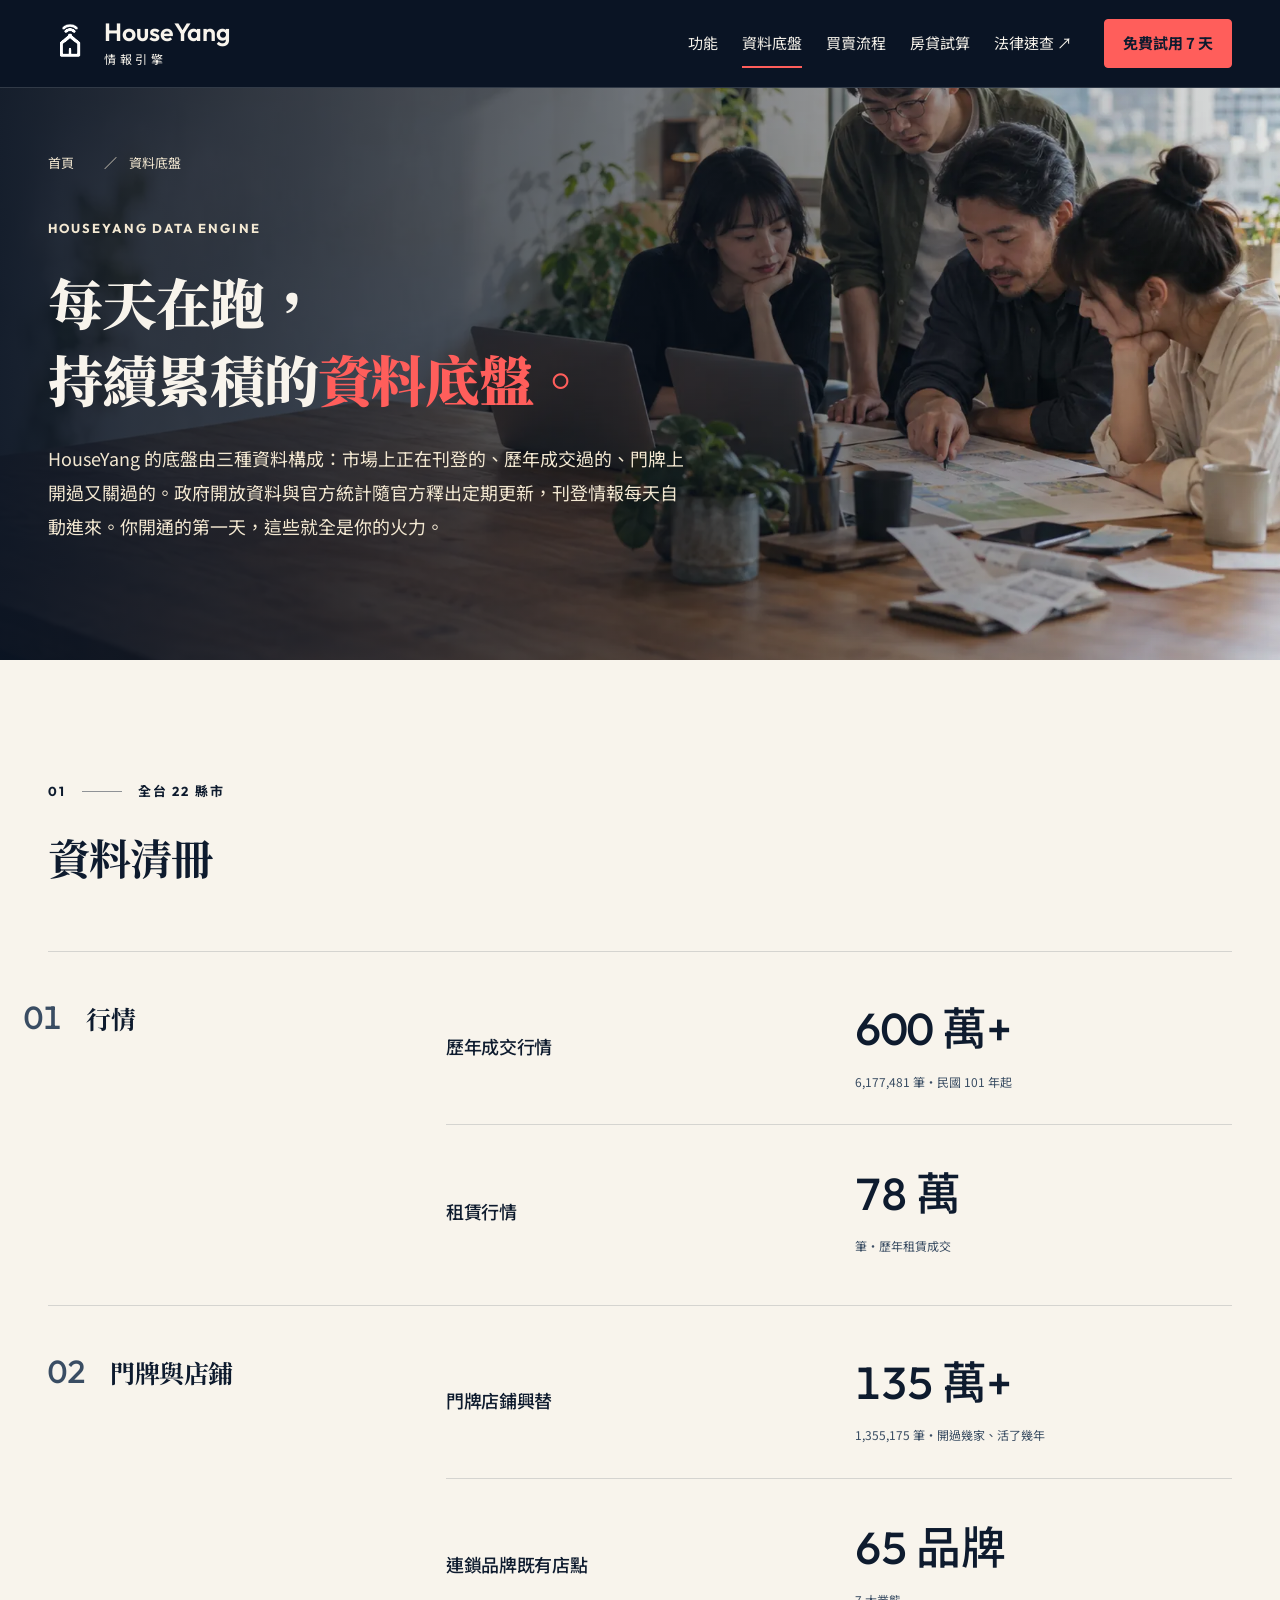
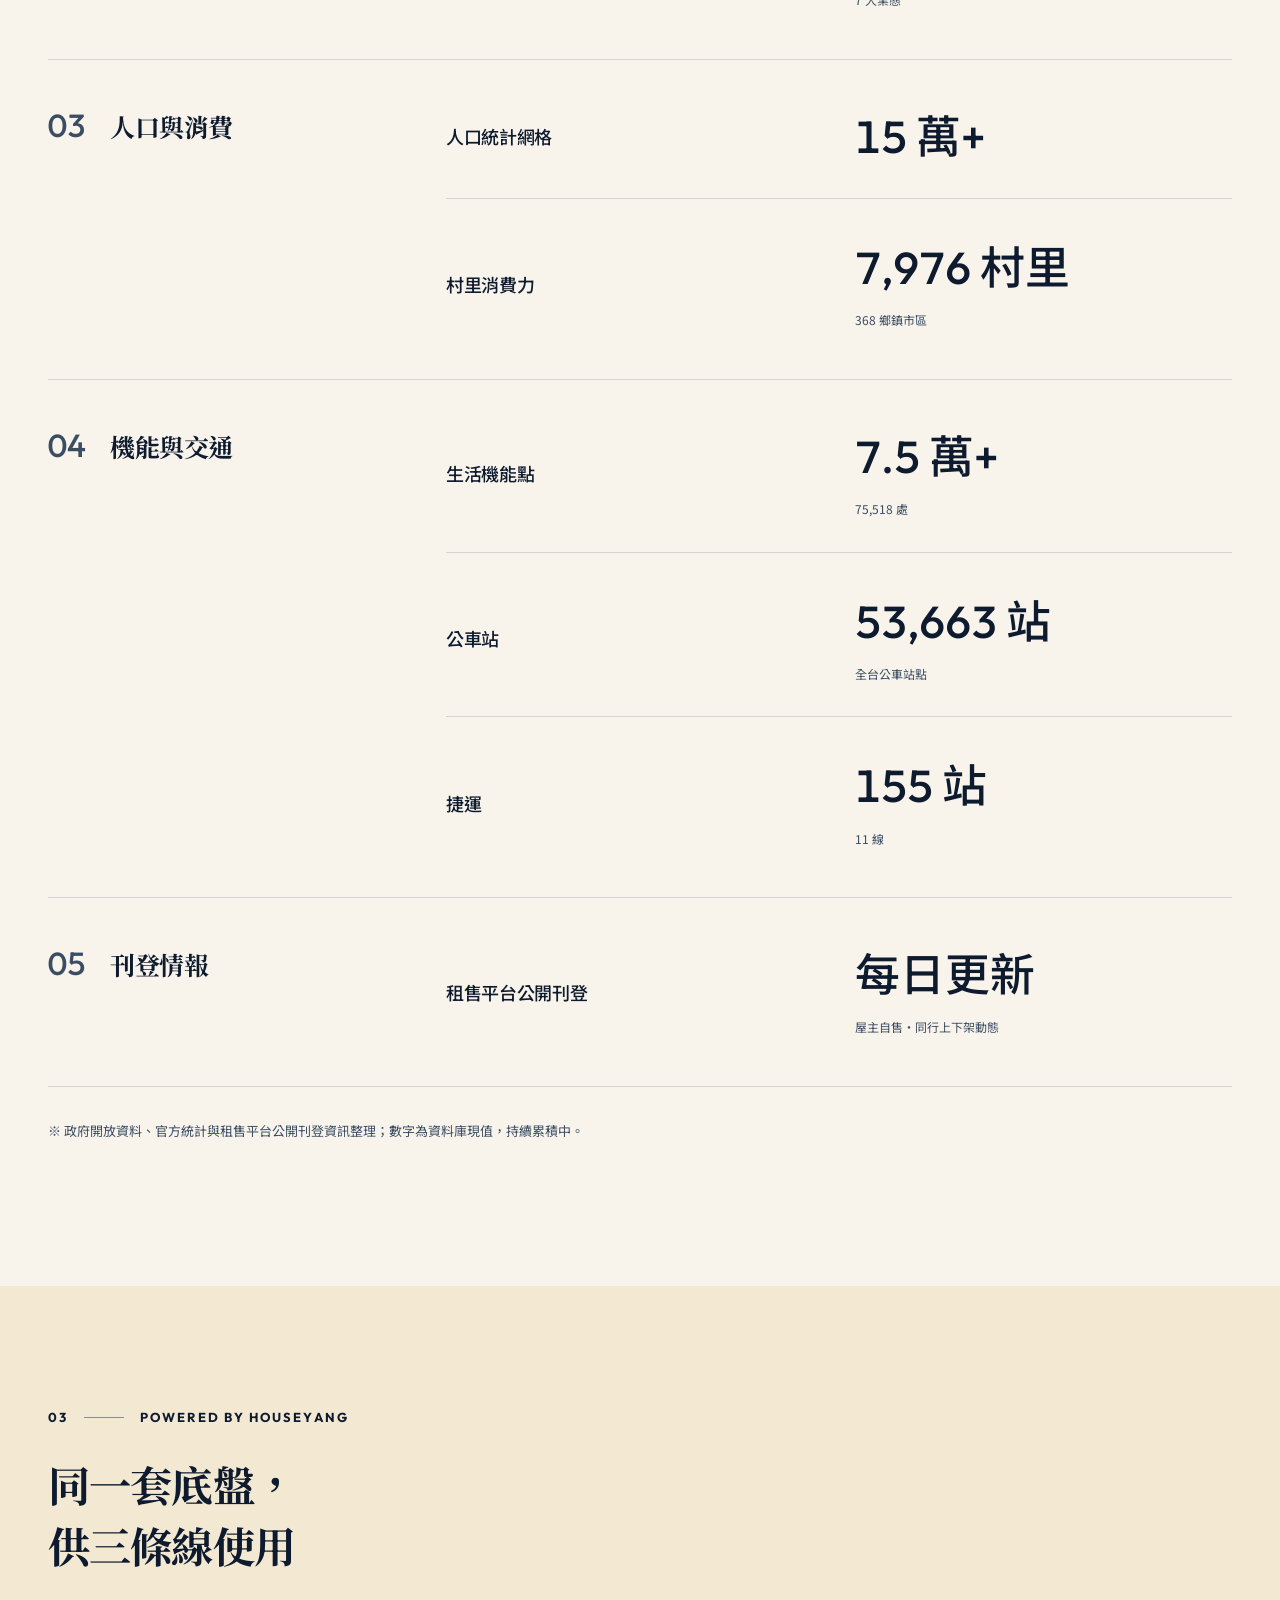
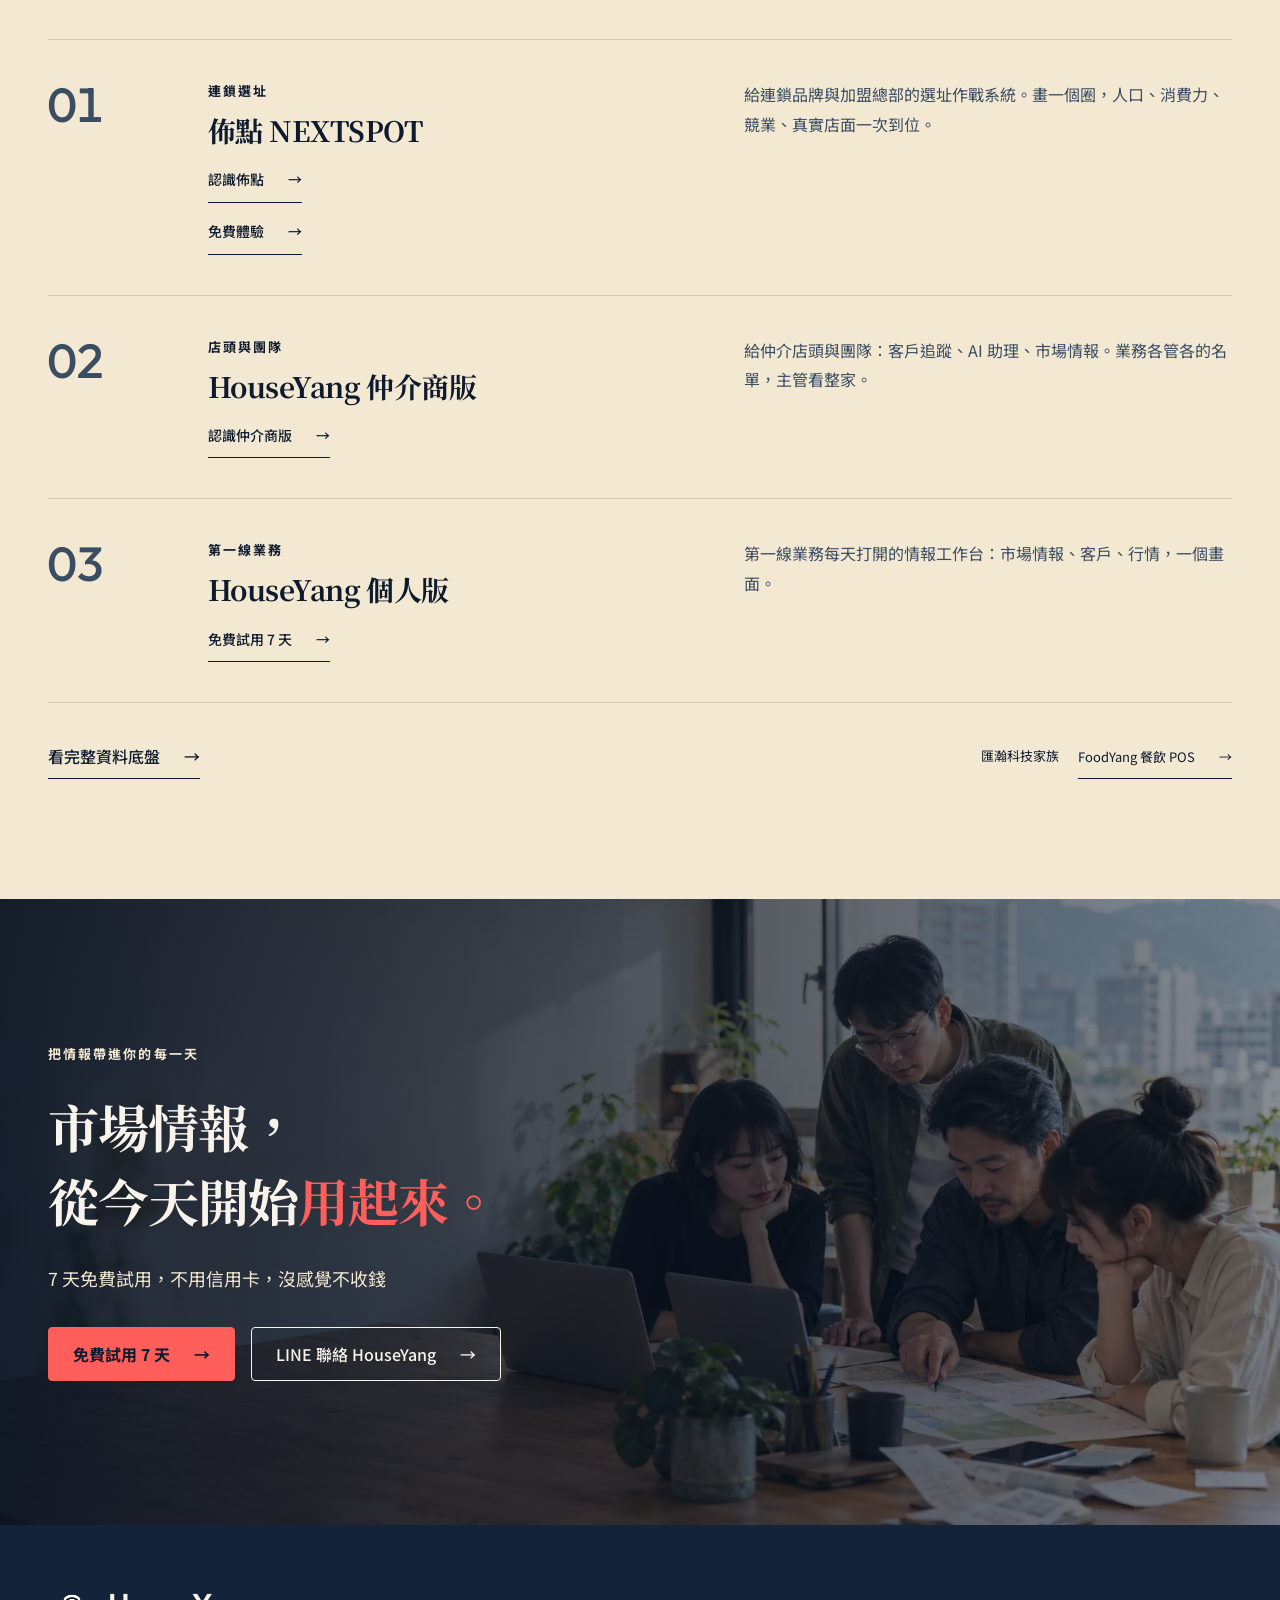
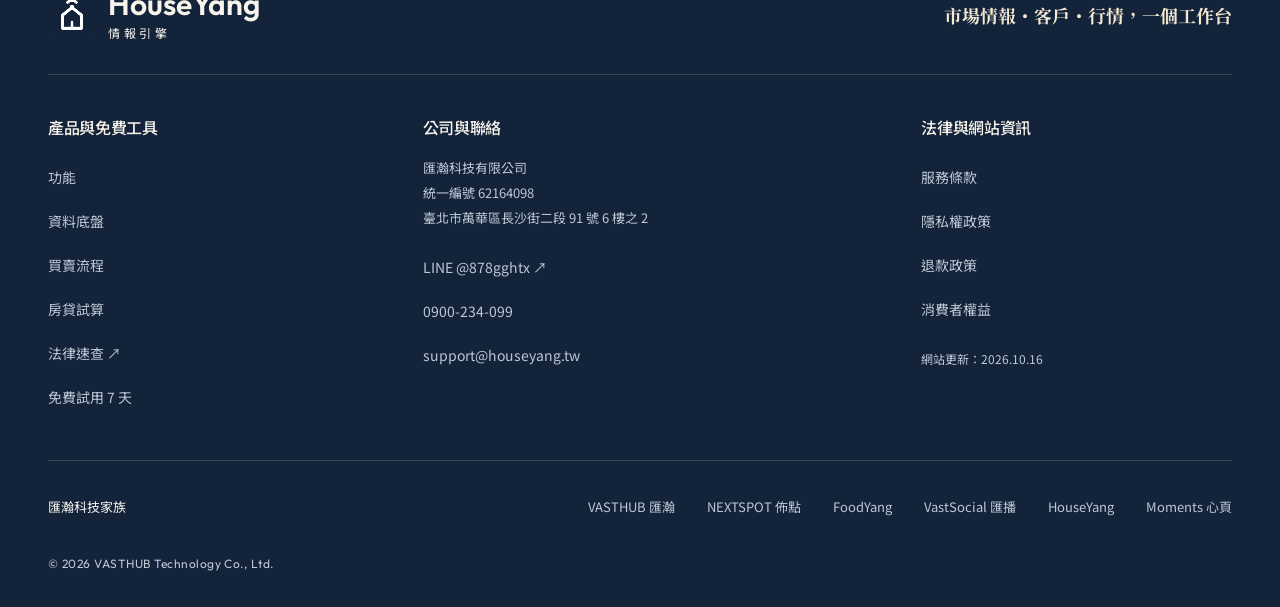
<file: data.html>
<!doctype html>
<html lang="zh-Hant"><head><meta charset="UTF-8"><meta name="viewport" content="width=device-width, initial-scale=1.0">

<title>資料底盤｜HouseYang 情報引擎</title><meta name="description" content="歷年成交行情、租賃行情、門牌店鋪興替、人口與消費、機能與交通、每日刊登情報：查看 HouseYang 完整資料清冊。"><meta name="theme-color" content="#0E1B2E"><link rel="canonical" href="https://houseyang.tw/data.html">
<meta property="og:title" content="資料底盤｜HouseYang 情報引擎"><meta property="og:description" content="歷年成交行情、租賃行情、門牌店鋪興替、人口與消費、機能與交通、每日刊登情報：查看 HouseYang 完整資料清冊。"><meta property="og:type" content="website"><meta property="og:url" content="https://houseyang.tw/data.html"><meta property="og:site_name" content="HouseYang 情報引擎"><meta property="og:locale" content="zh_TW"><meta property="og:image" content="https://houseyang.tw/assets/v2/img/hq-team.webp"><meta name="twitter:card" content="summary_large_image"><meta name="twitter:image" content="https://houseyang.tw/assets/v2/img/hq-team.webp">
<link rel="icon" type="image/png" sizes="32x32" href="images/houseyang-icon-32.png"><link rel="apple-touch-icon" href="images/houseyang-icon-192.png"><link rel="preconnect" href="https://fonts.googleapis.com"><link rel="preconnect" href="https://fonts.gstatic.com" crossorigin><link href="https://fonts.googleapis.com/css2?family=Noto+Serif+TC:wght@700;900&family=Noto+Sans+TC:wght@400;500;700&family=Outfit:wght@400;500;600;700&display=swap" rel="stylesheet"><link rel="stylesheet" href="assets/v2/site.css?v=20261016b"><link rel="stylesheet" href="assets/v2/fx.css?v=20261112"><script src="assets/v2/fx.js?v=20261112" defer></script><script defer src="assets/v2/site.js?v=20261016b"></script><script type="application/ld+json">{"@context":"https://schema.org","@type":"Organization","name":"HouseYang 情報引擎","url":"https://houseyang.tw/","logo":"https://houseyang.tw/images/houseyang-icon-512.png","parentOrganization":{"@type":"Organization","name":"匯瀚科技有限公司","url":"https://vasthub.tw/"}}</script><script type="application/ld+json">{"@context":"https://schema.org","@type":"BreadcrumbList","itemListElement":[{"@type":"ListItem","position":1,"name":"首頁","item":"https://houseyang.tw/"},{"@type":"ListItem","position":2,"name":"資料底盤","item":"https://houseyang.tw/data.html"}]}</script></head><body class="data-page"><a class="skip-link" href="#main-content">跳至主要內容</a>
<header class="site-header"><div class="wrap header-inner"><a class="brand" href="index.html" aria-label="HouseYang 情報引擎首頁"><img class="brand-mark" src="images/houseyang-icon-192.png" alt="" width="192" height="192"><span>HouseYang<b>情報引擎</b></span></a><nav class="desktop-nav" aria-label="主要導覽"><a href="features.html">功能</a><a href="data.html" aria-current="page">資料底盤</a><a href="guide/index.html">買賣流程</a><a href="tools/loan.html">房貸試算</a><a href="https://law.houseyang.tw/" target="_blank" rel="noopener">法律速查 ↗</a></nav><a class="button" href="trial.html">免費試用 7 天 <span class="arrow" aria-hidden="true">→</span></a><button class="menu-toggle" type="button" aria-label="開啟選單" aria-controls="mobile-menu" aria-expanded="false"><span></span><span></span></button></div></header>
<dialog class="mobile-menu" id="mobile-menu" aria-label="網站導覽"><div class="menu-top"><a class="brand" href="index.html" aria-label="HouseYang 情報引擎首頁"><img class="brand-mark" src="images/houseyang-icon-192.png" alt="" width="192" height="192"><span>HouseYang<b>情報引擎</b></span></a><button class="menu-close" type="button">關閉 <span aria-hidden="true">×</span></button></div><nav aria-label="手機導覽"><a href="features.html">功能</a><a href="data.html" aria-current="page">資料底盤</a><a href="guide/index.html">買賣流程</a><a href="tools/loan.html">房貸試算</a><a href="https://law.houseyang.tw/" target="_blank" rel="noopener">法律速查 ↗</a></nav><a class="button" href="trial.html">免費試用 7 天 <span class="arrow" aria-hidden="true">→</span></a><p>市場情報・客戶・行情，一個工作台</p></dialog><main id="main-content"><section class="hero sub-hero"><picture class="hero-photo"><source media="(max-width: 767px)" srcset="assets/v2/img/hq-team-m.webp" width="960" height="1200"><img src="assets/v2/img/hq-team.webp" alt="不動產業務工作情境" width="1920" height="1080" fetchpriority="high" decoding="async"></picture><div class="wrap hero-content"><div class="breadcrumb"><a href="index.html">首頁</a><span aria-hidden="true">／</span><span>資料底盤</span></div><p class="kicker">HOUSEYANG DATA ENGINE</p><h1><span class="title-line"><span>每天在跑，</span></span><span class="title-line"><span>持續累積的<em>資料底盤。</em></span></span></h1><p class="hero-lead">HouseYang 的底盤由三種資料構成：市場上正在刊登的、歷年成交過的、門牌上開過又關過的。政府開放資料與官方統計隨官方釋出定期更新，刊登情報每天自動進來。你開通的第一天，這些就全是你的火力。</p></div></section><section class="section"><div class="wrap"><div class="section-intro" data-reveal><p class="kicker">01<span></span>全台 22 縣市</p><h2>資料清冊</h2></div><div class="data-ledger" data-mobile-carousel aria-label="五大類資料清冊"><article class="data-group" data-reveal><div class="data-category"><span class="item-no">01</span><h2>行情</h2></div><div><div class="data-row"><h3>歷年成交行情</h3><div class="data-value">600 萬+<small>6,177,481 筆・民國 101 年起</small></div></div><div class="data-row"><h3>租賃行情</h3><div class="data-value">78 萬<small>筆・歷年租賃成交</small></div></div></div></article><article class="data-group" data-reveal><div class="data-category"><span class="item-no">02</span><h2>門牌與店鋪</h2></div><div><div class="data-row"><h3>門牌店鋪興替</h3><div class="data-value">135 萬+<small>1,355,175 筆・開過幾家、活了幾年</small></div></div><div class="data-row"><h3>連鎖品牌既有店點</h3><div class="data-value">65 品牌<small>7 大業態</small></div></div></div></article><article class="data-group" data-reveal><div class="data-category"><span class="item-no">03</span><h2>人口與消費</h2></div><div><div class="data-row"><h3>人口統計網格</h3><div class="data-value">15 萬+</div></div><div class="data-row"><h3>村里消費力</h3><div class="data-value">7,976 村里<small>368 鄉鎮市區</small></div></div></div></article><article class="data-group" data-reveal><div class="data-category"><span class="item-no">04</span><h2>機能與交通</h2></div><div><div class="data-row"><h3>生活機能點</h3><div class="data-value">7.5 萬+<small>75,518 處</small></div></div><div class="data-row"><h3>公車站</h3><div class="data-value">53,663 站<small>全台公車站點</small></div></div><div class="data-row"><h3>捷運</h3><div class="data-value">155 站<small>11 線</small></div></div></div></article><article class="data-group" data-reveal><div class="data-category"><span class="item-no">05</span><h2>刊登情報</h2></div><div><div class="data-row"><h3>租售平台公開刊登</h3><div class="data-value">每日更新<small>屋主自售・同行上下架動態</small></div></div></div></article></div><p class="small source-note">※ 政府開放資料、官方統計與租售平台公開刊登資訊整理；數字為資料庫現值，持續累積中。</p></div></section><section class="section supply-section" id="data"><div class="wrap"><div class="section-intro" data-reveal><p class="kicker">03<span></span>POWERED BY HOUSEYANG</p><h2>同一套底盤，<br>供三條線使用</h2></div><div class="supply-list" data-mobile-carousel aria-label="資料底盤應用">
<article data-reveal><span class="item-no">01</span><div><p class="kicker">連鎖選址</p><h3>佈點 NEXTSPOT</h3><p>給連鎖品牌與加盟總部的選址作戰系統。畫一個圈，人口、消費力、競業、真實店面一次到位。</p><a class="text-link" href="https://nextspot.tw/" target="_blank" rel="noopener">認識佈點 <span class="arrow" aria-hidden="true">→</span></a><a class="text-link" href="https://app.nextspot.tw/expo?src=web" target="_blank" rel="noopener">免費體驗 <span class="arrow" aria-hidden="true">→</span></a></div></article>
<article data-reveal><span class="item-no">02</span><div><p class="kicker">店頭與團隊</p><h3>HouseYang 仲介商版</h3><p>給仲介店頭與團隊：客戶追蹤、AI 助理、市場情報。業務各管各的名單，主管看整家。</p><a class="text-link" href="https://pro.houseyang.tw/" target="_blank" rel="noopener">認識仲介商版 <span class="arrow" aria-hidden="true">→</span></a></div></article>
<article data-reveal><span class="item-no">03</span><div><p class="kicker">第一線業務</p><h3>HouseYang 個人版</h3><p>第一線業務每天打開的情報工作台：市場情報、客戶、行情，一個畫面。</p><a class="text-link" href="trial.html">免費試用 7 天 <span class="arrow" aria-hidden="true">→</span></a></div></article></div>
<div class="supply-foot"><a class="text-link" href="data.html">看完整資料底盤 <span class="arrow" aria-hidden="true">→</span></a><p>匯瀚科技家族 <a class="text-link" href="https://foodyang.tw/" target="_blank" rel="noopener">FoodYang 餐飲 POS <span class="arrow" aria-hidden="true">→</span></a></p></div></div></section><section class="photo-band team-band"><picture class="band-photo" data-parallax="0.08"><source media="(max-width: 767px)" srcset="assets/v2/img/hq-team-m.webp" width="960" height="1200"><img src="assets/v2/img/hq-team.webp" alt="團隊在桌前討論工作與資料" width="1920" height="1080" loading="lazy" decoding="async"></picture><div class="wrap band-content" data-reveal><p class="kicker">把情報帶進你的每一天</p><h2>市場情報，<br>從今天開始<em>用起來。</em></h2><p class="lead">7 天免費試用，不用信用卡，沒感覺不收錢</p><div class="actions"><a class="button" href="trial.html">免費試用 7 天 <span class="arrow" aria-hidden="true">→</span></a><a class="button secondary" href="https://lin.ee/6oqS8hI" target="_blank" rel="noopener">LINE 聯絡 HouseYang <span class="arrow" aria-hidden="true">→</span></a></div></div></section></main><footer class="site-footer"><div class="wrap">
<div class="footer-brand"><a class="brand" href="index.html" aria-label="HouseYang 情報引擎首頁"><img class="brand-mark" src="images/houseyang-icon-192.png" alt="" width="192" height="192"><span>HouseYang<b>情報引擎</b></span></a><p>市場情報・客戶・行情，一個工作台</p></div>
<div class="footer-columns"><div><h2>產品與免費工具</h2><nav aria-label="頁尾產品連結"><a href="features.html">功能</a><a href="data.html">資料底盤</a><a href="guide/index.html">買賣流程</a><a href="tools/loan.html">房貸試算</a><a href="https://law.houseyang.tw/" target="_blank" rel="noopener">法律速查 ↗</a><a href="trial.html">免費試用 7 天</a></nav></div>
<div class="company"><h2>公司與聯絡</h2><p class="company-info"><span>匯瀚科技有限公司</span><span>統一編號 62164098</span><span>臺北市萬華區長沙街二段 91 號 6 樓之 2</span></p><nav aria-label="聯絡方式"><a href="https://lin.ee/6oqS8hI" target="_blank" rel="noopener">LINE @878gghtx ↗</a><a href="tel:0900234099">0900-234-099</a><a href="mailto:support@houseyang.tw">support@houseyang.tw</a></nav></div>
<div><h2>法律與網站資訊</h2><nav aria-label="法律連結"><a href="legal.html#terms">服務條款</a><a href="legal.html#privacy">隱私權政策</a><a href="legal.html#refund">退款政策</a><a href="legal.html#consumer">消費者權益</a></nav><p class="footer-update">網站更新：2026.10.16</p></div></div>
<div class="family"><span>匯瀚科技家族</span><a href="https://vasthub.tw/" target="_blank" rel="noopener">VASTHUB 匯瀚</a><a href="https://nextspot.tw/" target="_blank" rel="noopener">NEXTSPOT 佈點</a><a href="https://foodyang.tw/" target="_blank" rel="noopener">FoodYang</a><a href="https://vastsocial.vasthub.tw/" target="_blank" rel="noopener">VastSocial 匯播</a><a href="https://houseyang.tw/">HouseYang</a><a href="https://moments.tw/" target="_blank" rel="noopener">Moments 心頁</a></div><p class="copyright">© 2026 VASTHUB Technology Co., Ltd.</p>
</div></footer></body></html>
</file>
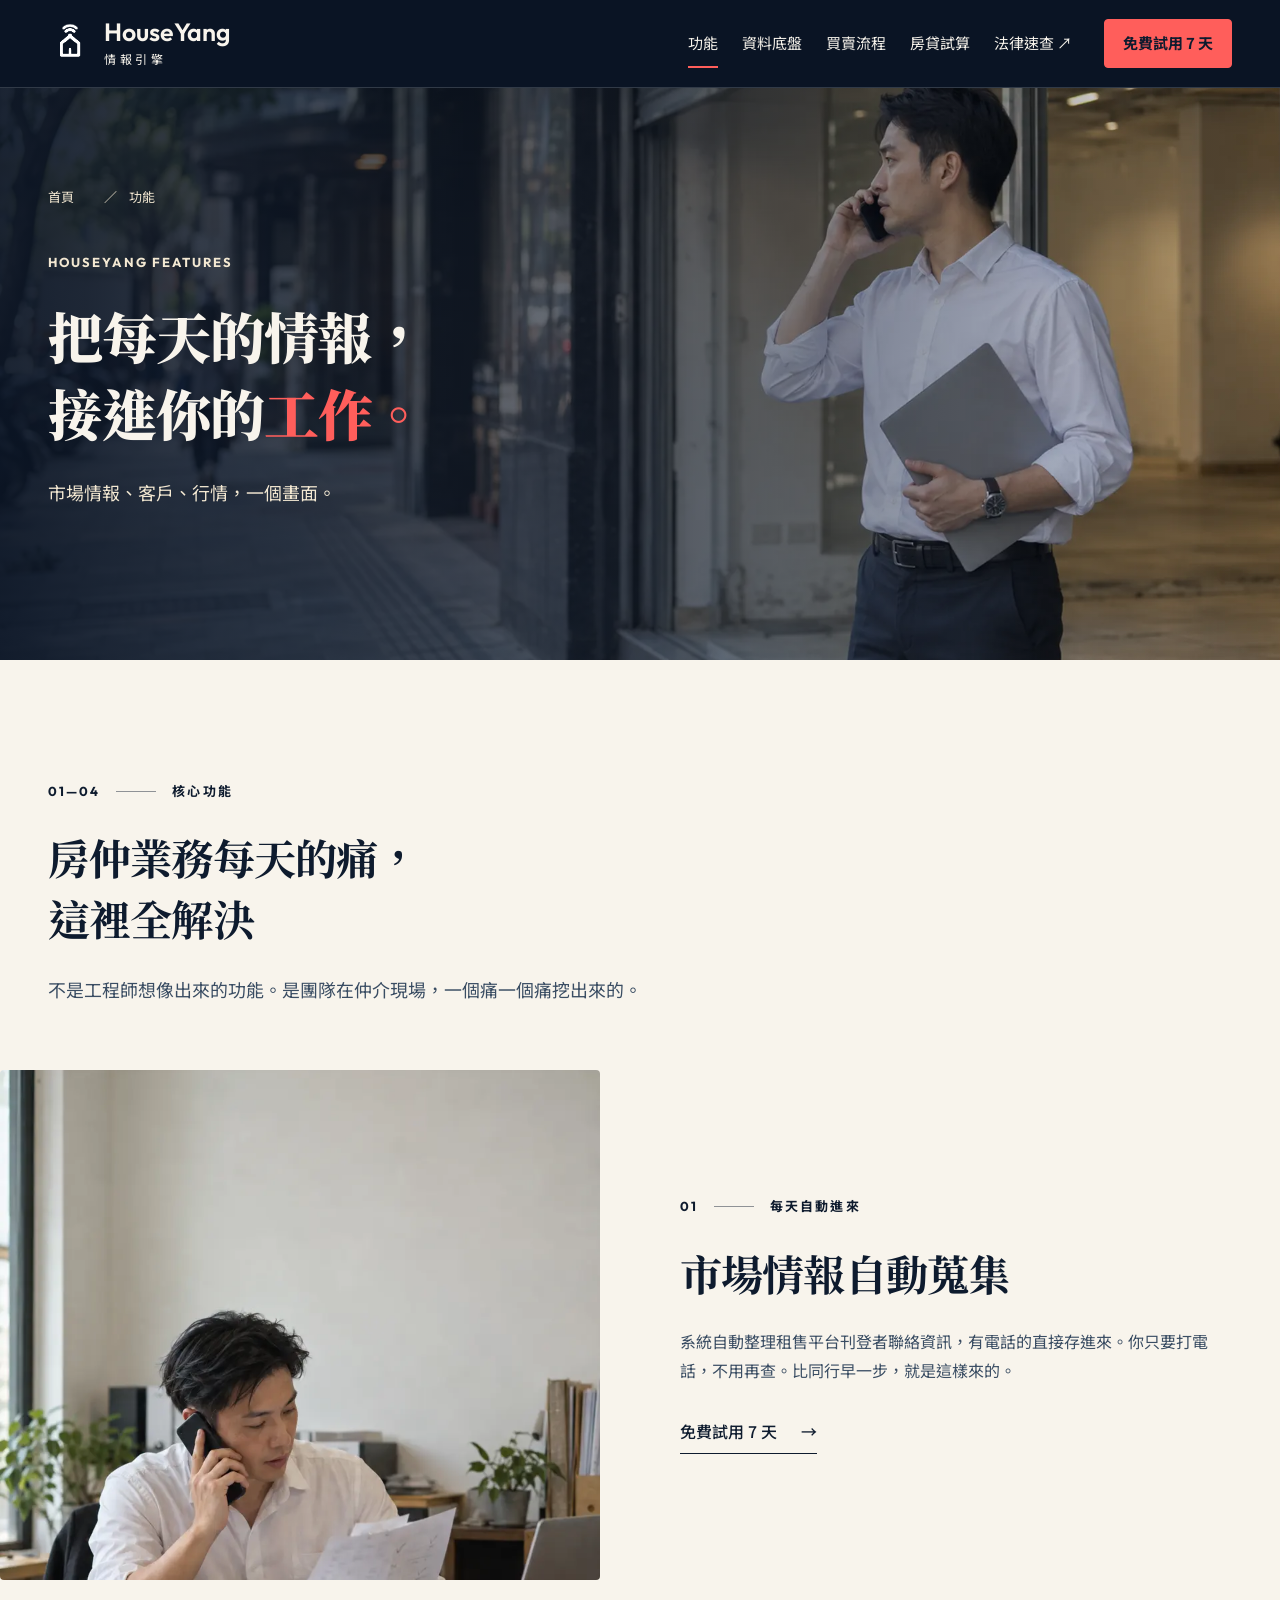
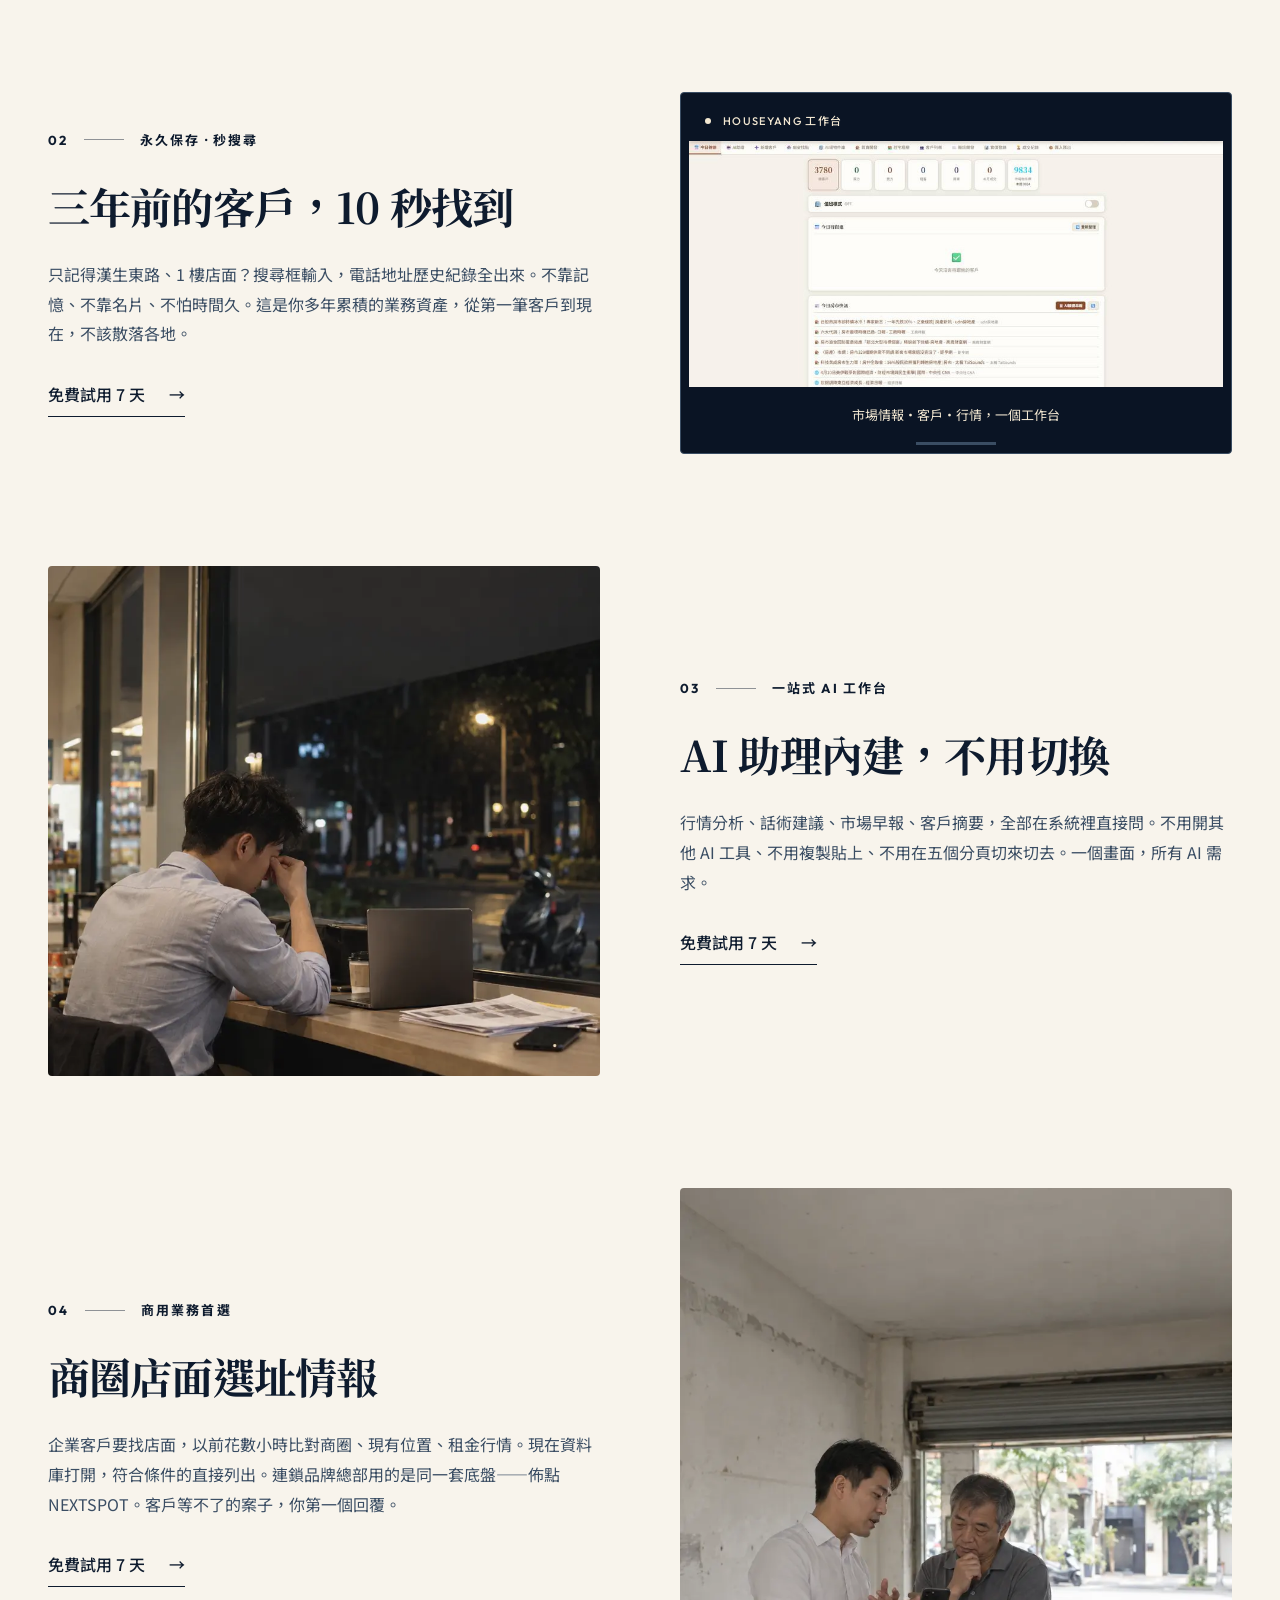
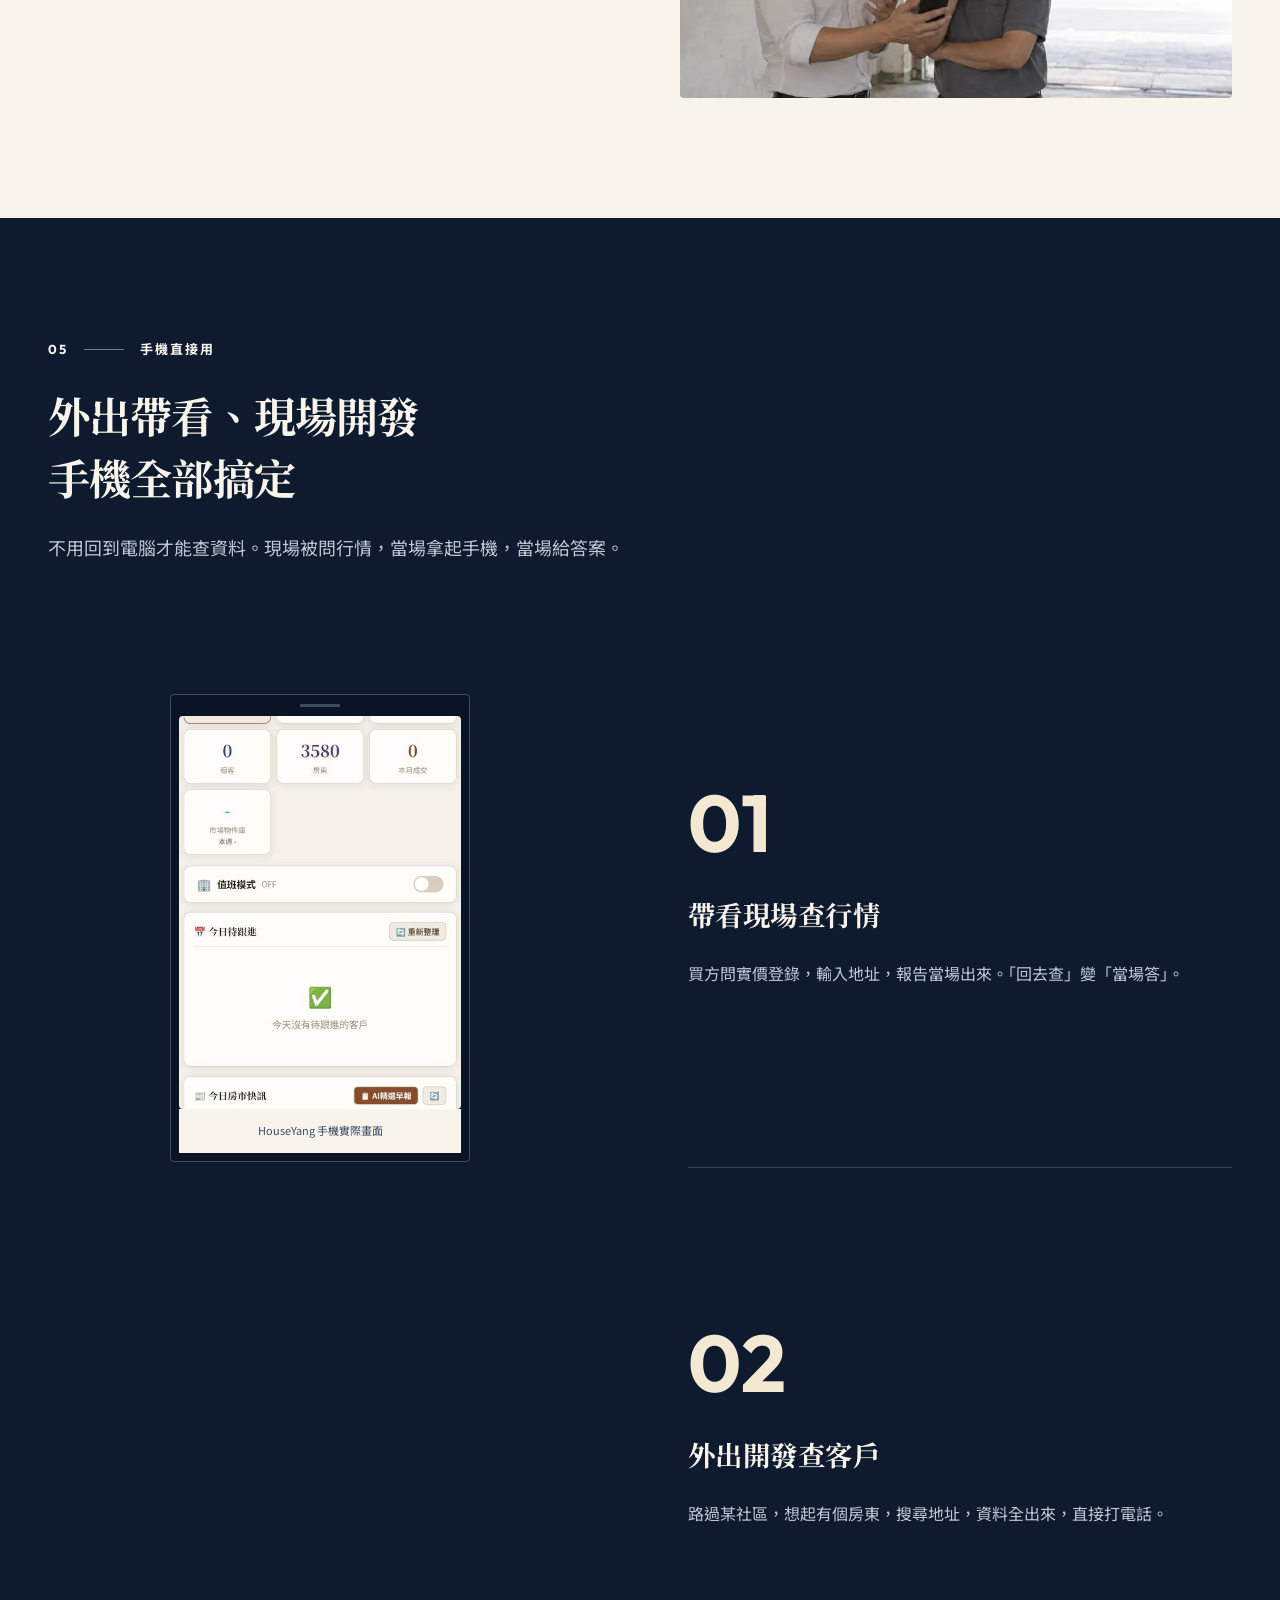
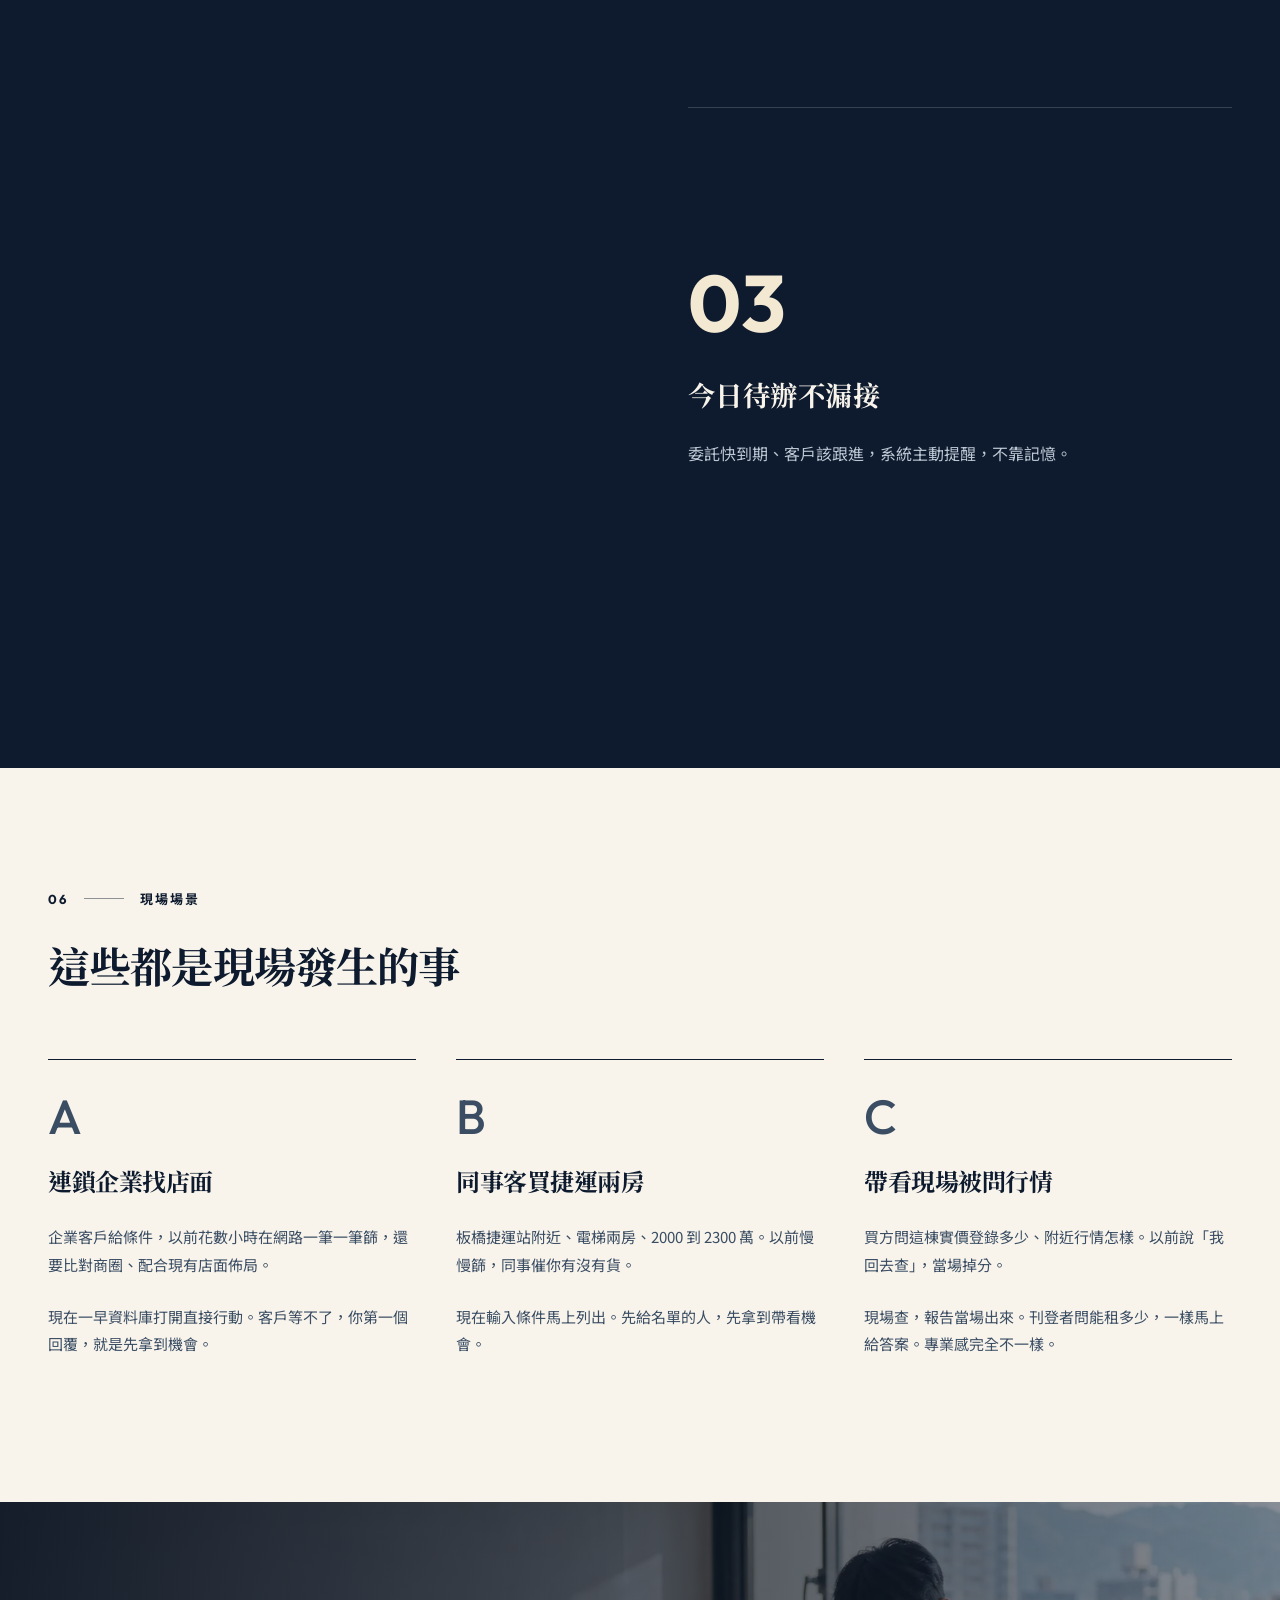
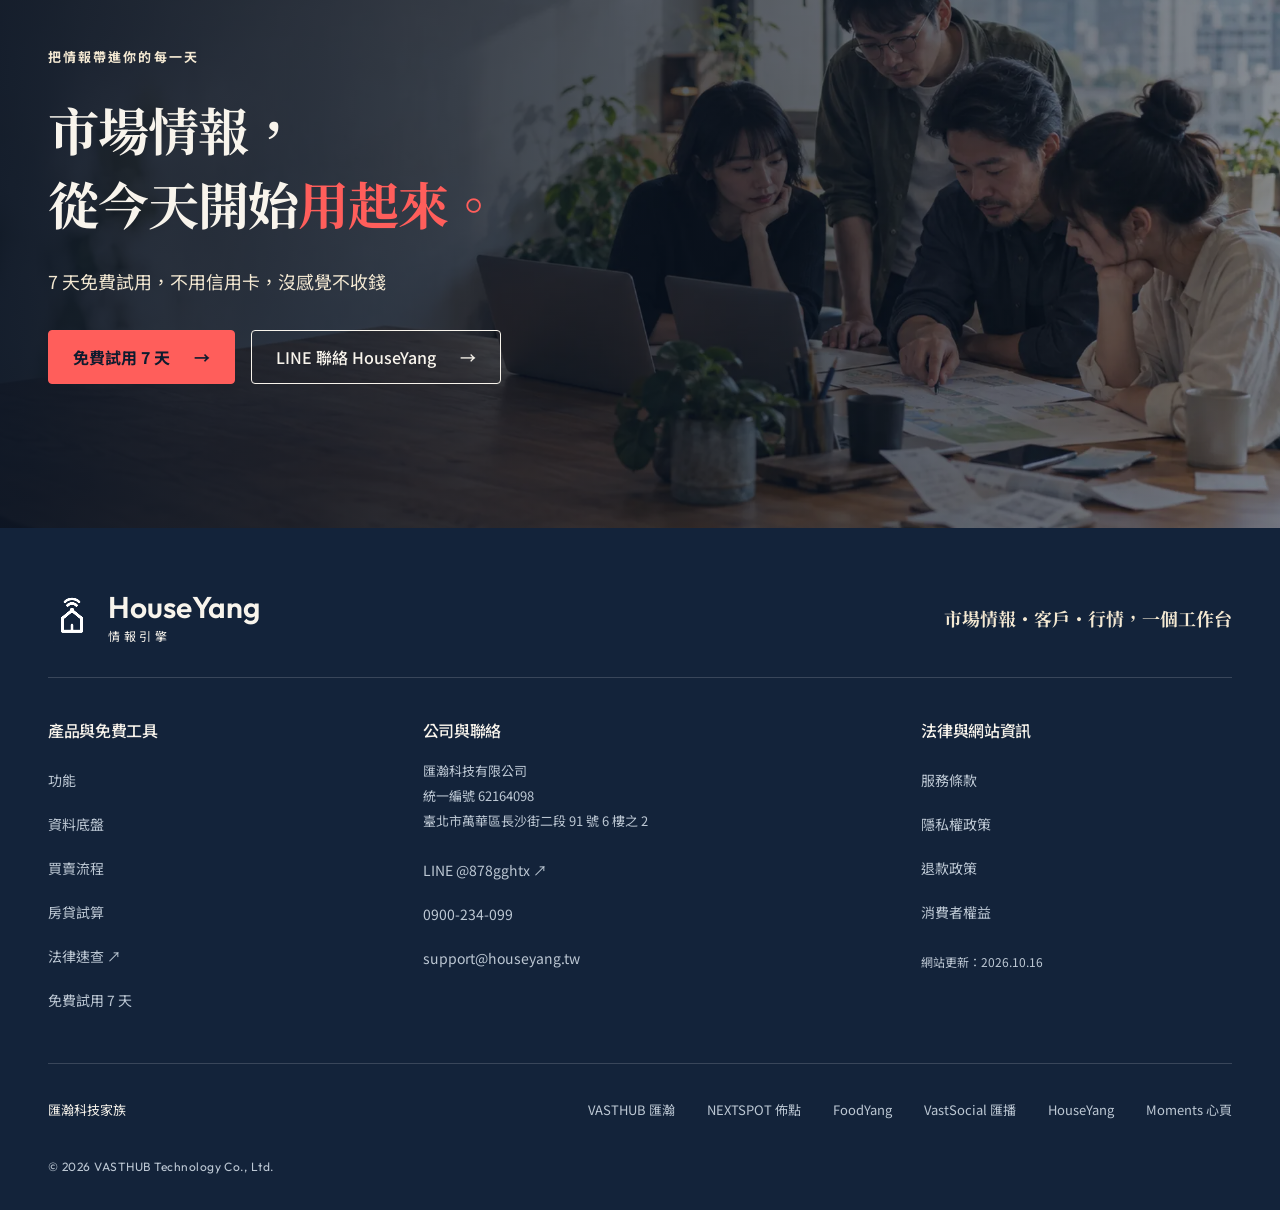
<file: features.html>
<!doctype html>
<html lang="zh-Hant"><head><meta charset="UTF-8"><meta name="viewport" content="width=device-width, initial-scale=1.0">

<title>功能｜HouseYang 情報引擎</title><meta name="description" content="市場情報自動蒐集、客戶管理、內建 AI 助理、商圈店面選址情報與手機工作台，將每天要用的資料放在一起。"><meta name="theme-color" content="#0E1B2E"><link rel="canonical" href="https://houseyang.tw/features.html">
<meta property="og:title" content="功能｜HouseYang 情報引擎"><meta property="og:description" content="市場情報自動蒐集、客戶管理、內建 AI 助理、商圈店面選址情報與手機工作台，將每天要用的資料放在一起。"><meta property="og:type" content="website"><meta property="og:url" content="https://houseyang.tw/features.html"><meta property="og:site_name" content="HouseYang 情報引擎"><meta property="og:locale" content="zh_TW"><meta property="og:image" content="https://houseyang.tw/assets/v2/img/hero-agent.webp"><meta name="twitter:card" content="summary_large_image"><meta name="twitter:image" content="https://houseyang.tw/assets/v2/img/hero-agent.webp">
<link rel="icon" type="image/png" sizes="32x32" href="images/houseyang-icon-32.png"><link rel="apple-touch-icon" href="images/houseyang-icon-192.png"><link rel="preconnect" href="https://fonts.googleapis.com"><link rel="preconnect" href="https://fonts.gstatic.com" crossorigin><link href="https://fonts.googleapis.com/css2?family=Noto+Serif+TC:wght@700;900&family=Noto+Sans+TC:wght@400;500;700&family=Outfit:wght@400;500;600;700&display=swap" rel="stylesheet"><link rel="stylesheet" href="assets/v2/site.css?v=20261016b"><link rel="stylesheet" href="assets/v2/fx.css?v=20261112"><script src="assets/v2/fx.js?v=20261112" defer></script><script defer src="assets/v2/site.js?v=20261016b"></script><script type="application/ld+json">{"@context":"https://schema.org","@type":"Organization","name":"HouseYang 情報引擎","url":"https://houseyang.tw/","logo":"https://houseyang.tw/images/houseyang-icon-512.png","parentOrganization":{"@type":"Organization","name":"匯瀚科技有限公司","url":"https://vasthub.tw/"}}</script><script type="application/ld+json">{"@context":"https://schema.org","@type":"BreadcrumbList","itemListElement":[{"@type":"ListItem","position":1,"name":"首頁","item":"https://houseyang.tw/"},{"@type":"ListItem","position":2,"name":"功能","item":"https://houseyang.tw/features.html"}]}</script></head><body class="features-page"><a class="skip-link" href="#main-content">跳至主要內容</a>
<header class="site-header"><div class="wrap header-inner"><a class="brand" href="index.html" aria-label="HouseYang 情報引擎首頁"><img class="brand-mark" src="images/houseyang-icon-192.png" alt="" width="192" height="192"><span>HouseYang<b>情報引擎</b></span></a><nav class="desktop-nav" aria-label="主要導覽"><a href="features.html" aria-current="page">功能</a><a href="data.html">資料底盤</a><a href="guide/index.html">買賣流程</a><a href="tools/loan.html">房貸試算</a><a href="https://law.houseyang.tw/" target="_blank" rel="noopener">法律速查 ↗</a></nav><a class="button" href="trial.html">免費試用 7 天 <span class="arrow" aria-hidden="true">→</span></a><button class="menu-toggle" type="button" aria-label="開啟選單" aria-controls="mobile-menu" aria-expanded="false"><span></span><span></span></button></div></header>
<dialog class="mobile-menu" id="mobile-menu" aria-label="網站導覽"><div class="menu-top"><a class="brand" href="index.html" aria-label="HouseYang 情報引擎首頁"><img class="brand-mark" src="images/houseyang-icon-192.png" alt="" width="192" height="192"><span>HouseYang<b>情報引擎</b></span></a><button class="menu-close" type="button">關閉 <span aria-hidden="true">×</span></button></div><nav aria-label="手機導覽"><a href="features.html" aria-current="page">功能</a><a href="data.html">資料底盤</a><a href="guide/index.html">買賣流程</a><a href="tools/loan.html">房貸試算</a><a href="https://law.houseyang.tw/" target="_blank" rel="noopener">法律速查 ↗</a></nav><a class="button" href="trial.html">免費試用 7 天 <span class="arrow" aria-hidden="true">→</span></a><p>市場情報・客戶・行情，一個工作台</p></dialog><main id="main-content"><section class="hero sub-hero"><picture class="hero-photo"><source media="(max-width: 767px)" srcset="assets/v2/img/hero-agent-m.webp" width="960" height="1200"><img src="assets/v2/img/hero-agent.webp" alt="不動產業務工作情境" width="1920" height="1080" fetchpriority="high" decoding="async"></picture><div class="wrap hero-content"><div class="breadcrumb"><a href="index.html">首頁</a><span aria-hidden="true">／</span><span>功能</span></div><p class="kicker">HOUSEYANG FEATURES</p><h1><span class="title-line"><span>把每天的情報，</span></span><span class="title-line"><span>接進你的<em>工作。</em></span></span></h1><p class="hero-lead">市場情報、客戶、行情，一個畫面。</p></div></section><section class="section"><div class="wrap"><div class="section-intro" data-reveal><p class="kicker">01—04<span></span>核心功能</p><h2>房仲業務每天的痛，<br>這裡全解決</h2><p class="lead">不是工程師想像出來的功能。是團隊在仲介現場，一個痛一個痛挖出來的。</p></div><div class="split-list feature-details" data-mobile-carousel aria-label="全部核心功能"><article class="split " id="market" data-reveal><picture class="portrait-photo"><img src="assets/v2/img/p-agent-call.webp" alt="房仲聯絡市場客戶" width="900" height="1125" loading="lazy" decoding="async"></picture><div><p class="kicker">01<span></span>每天自動進來</p><h2>市場情報自動蒐集</h2><p>系統自動整理租售平台刊登者聯絡資訊，有電話的直接存進來。你只要打電話，不用再查。比同行早一步，就是這樣來的。</p><a class="text-link" href="trial.html">免費試用 7 天 <span class="arrow" aria-hidden="true">→</span></a></div></article><article class="split reverse" id="customers" data-reveal><figure class="device laptop"><div class="device-bar"><span aria-hidden="true"></span>HOUSEYANG 工作台</div><img src="images/crm.jpg" alt="HouseYang 情報引擎實際畫面" width="900" height="414" loading="lazy" decoding="async"><figcaption>市場情報・客戶・行情，一個工作台</figcaption></figure><div><p class="kicker">02<span></span>永久保存 · 秒搜尋</p><h2>三年前的客戶，10 秒找到</h2><p>只記得漢生東路、1 樓店面？搜尋框輸入，電話地址歷史紀錄全出來。不靠記憶、不靠名片、不怕時間久。這是你多年累積的業務資產，從第一筆客戶到現在，不該散落各地。</p><a class="text-link" href="trial.html">免費試用 7 天 <span class="arrow" aria-hidden="true">→</span></a></div></article><article class="split " id="ai" data-reveal><picture class="portrait-photo"><img src="assets/v2/img/p-agent-night.webp" alt="業務整理工作情報" width="900" height="1125" loading="lazy" decoding="async"></picture><div><p class="kicker">03<span></span>一站式 AI 工作台</p><h2>AI 助理內建，不用切換</h2><p>行情分析、話術建議、市場早報、客戶摘要，全部在系統裡直接問。不用開其他 AI 工具、不用複製貼上、不用在五個分頁切來切去。一個畫面，所有 AI 需求。</p><a class="text-link" href="trial.html">免費試用 7 天 <span class="arrow" aria-hidden="true">→</span></a></div></article><article class="split reverse" id="location" data-reveal><picture class="portrait-photo"><img src="assets/v2/img/p-owner-talk.webp" alt="商用業務洽談店面需求" width="900" height="1125" loading="lazy" decoding="async"></picture><div><p class="kicker">04<span></span>商用業務首選</p><h2>商圈店面選址情報</h2><p>企業客戶要找店面，以前花數小時比對商圈、現有位置、租金行情。現在資料庫打開，符合條件的直接列出。連鎖品牌總部用的是同一套底盤——佈點 NEXTSPOT。客戶等不了的案子，你第一個回覆。</p><a class="text-link" href="trial.html">免費試用 7 天 <span class="arrow" aria-hidden="true">→</span></a></div></article></div></div></section><section class="section dark" id="mobile"><div class="wrap"><div class="section-intro" data-reveal><p class="kicker">05<span></span>手機直接用</p><h2>外出帶看、現場開發<br>手機全部搞定</h2><p class="lead">不用回到電腦才能查資料。現場被問行情，當場拿起手機，當場給答案。</p></div><div class="story-layout" data-story><div class="story-visual" aria-hidden="true"><div class="story-frame active" data-story-frame><figure class="device phone"><img src="images/crm_mobile.jpg" alt="HouseYang 情報引擎手機版" width="480" height="670" loading="lazy" decoding="async"><figcaption>HouseYang 手機實際畫面</figcaption></figure></div><div class="story-frame " data-story-frame><picture class="portrait-photo"><img src="assets/v2/img/p-owner-talk.webp" alt="業務與屋主討論" width="900" height="1125" loading="lazy" decoding="async"></picture></div><div class="story-frame " data-story-frame><picture class="portrait-photo"><img src="assets/v2/img/p-agent-call.webp" alt="業務用手機聯絡" width="900" height="1125" loading="lazy" decoding="async"></picture></div></div><div class="story-steps" data-mobile-carousel aria-label="手機工作情境"><article class="story-step" data-story-step><span class="step-number">01</span><h3>帶看現場查行情</h3><p>買方問實價登錄，輸入地址，報告當場出來。「回去查」變「當場答」。</p><div class="story-mobile"><figure class="device phone"><img src="images/crm_mobile.jpg" alt="HouseYang 情報引擎手機版" width="480" height="670" loading="lazy" decoding="async"><figcaption>HouseYang 手機實際畫面</figcaption></figure></div></article><article class="story-step" data-story-step><span class="step-number">02</span><h3>外出開發查客戶</h3><p>路過某社區，想起有個房東，搜尋地址，資料全出來，直接打電話。</p><div class="story-mobile"><picture class="portrait-photo"><img src="assets/v2/img/p-owner-talk.webp" alt="業務與屋主討論" width="900" height="1125" loading="lazy" decoding="async"></picture></div></article><article class="story-step" data-story-step><span class="step-number">03</span><h3>今日待辦不漏接</h3><p>委託快到期、客戶該跟進，系統主動提醒，不靠記憶。</p><div class="story-mobile"><picture class="portrait-photo"><img src="assets/v2/img/p-agent-call.webp" alt="業務用手機聯絡" width="900" height="1125" loading="lazy" decoding="async"></picture></div></article></div></div></div></section><section class="section"><div class="wrap"><div class="section-intro" data-reveal><p class="kicker">06<span></span>現場場景</p><h2>這些都是現場發生的事</h2></div><div class="scene-list" data-mobile-carousel aria-label="現場工作場景"><article data-reveal><span class="item-no">A</span><h3>連鎖企業找店面</h3><p>企業客戶給條件，以前花數小時在網路一筆一筆篩，還要比對商圈、配合現有店面佈局。</p><p>現在一早資料庫打開直接行動。客戶等不了，你第一個回覆，就是先拿到機會。</p></article><article data-reveal><span class="item-no">B</span><h3>同事客買捷運兩房</h3><p>板橋捷運站附近、電梯兩房、2000 到 2300 萬。以前慢慢篩，同事催你有沒有貨。</p><p>現在輸入條件馬上列出。先給名單的人，先拿到帶看機會。</p></article><article data-reveal><span class="item-no">C</span><h3>帶看現場被問行情</h3><p>買方問這棟實價登錄多少、附近行情怎樣。以前說「我回去查」，當場掉分。</p><p>現場查，報告當場出來。刊登者問能租多少，一樣馬上給答案。專業感完全不一樣。</p></article></div></div></section><section class="photo-band team-band"><picture class="band-photo" data-parallax="0.08"><source media="(max-width: 767px)" srcset="assets/v2/img/hq-team-m.webp" width="960" height="1200"><img src="assets/v2/img/hq-team.webp" alt="團隊在桌前討論工作與資料" width="1920" height="1080" loading="lazy" decoding="async"></picture><div class="wrap band-content" data-reveal><p class="kicker">把情報帶進你的每一天</p><h2>市場情報，<br>從今天開始<em>用起來。</em></h2><p class="lead">7 天免費試用，不用信用卡，沒感覺不收錢</p><div class="actions"><a class="button" href="trial.html">免費試用 7 天 <span class="arrow" aria-hidden="true">→</span></a><a class="button secondary" href="https://lin.ee/6oqS8hI" target="_blank" rel="noopener">LINE 聯絡 HouseYang <span class="arrow" aria-hidden="true">→</span></a></div></div></section></main><footer class="site-footer"><div class="wrap">
<div class="footer-brand"><a class="brand" href="index.html" aria-label="HouseYang 情報引擎首頁"><img class="brand-mark" src="images/houseyang-icon-192.png" alt="" width="192" height="192"><span>HouseYang<b>情報引擎</b></span></a><p>市場情報・客戶・行情，一個工作台</p></div>
<div class="footer-columns"><div><h2>產品與免費工具</h2><nav aria-label="頁尾產品連結"><a href="features.html">功能</a><a href="data.html">資料底盤</a><a href="guide/index.html">買賣流程</a><a href="tools/loan.html">房貸試算</a><a href="https://law.houseyang.tw/" target="_blank" rel="noopener">法律速查 ↗</a><a href="trial.html">免費試用 7 天</a></nav></div>
<div class="company"><h2>公司與聯絡</h2><p class="company-info"><span>匯瀚科技有限公司</span><span>統一編號 62164098</span><span>臺北市萬華區長沙街二段 91 號 6 樓之 2</span></p><nav aria-label="聯絡方式"><a href="https://lin.ee/6oqS8hI" target="_blank" rel="noopener">LINE @878gghtx ↗</a><a href="tel:0900234099">0900-234-099</a><a href="mailto:support@houseyang.tw">support@houseyang.tw</a></nav></div>
<div><h2>法律與網站資訊</h2><nav aria-label="法律連結"><a href="legal.html#terms">服務條款</a><a href="legal.html#privacy">隱私權政策</a><a href="legal.html#refund">退款政策</a><a href="legal.html#consumer">消費者權益</a></nav><p class="footer-update">網站更新：2026.10.16</p></div></div>
<div class="family"><span>匯瀚科技家族</span><a href="https://vasthub.tw/" target="_blank" rel="noopener">VASTHUB 匯瀚</a><a href="https://nextspot.tw/" target="_blank" rel="noopener">NEXTSPOT 佈點</a><a href="https://foodyang.tw/" target="_blank" rel="noopener">FoodYang</a><a href="https://vastsocial.vasthub.tw/" target="_blank" rel="noopener">VastSocial 匯播</a><a href="https://houseyang.tw/">HouseYang</a><a href="https://moments.tw/" target="_blank" rel="noopener">Moments 心頁</a></div><p class="copyright">© 2026 VASTHUB Technology Co., Ltd.</p>
</div></footer></body></html>
</file>
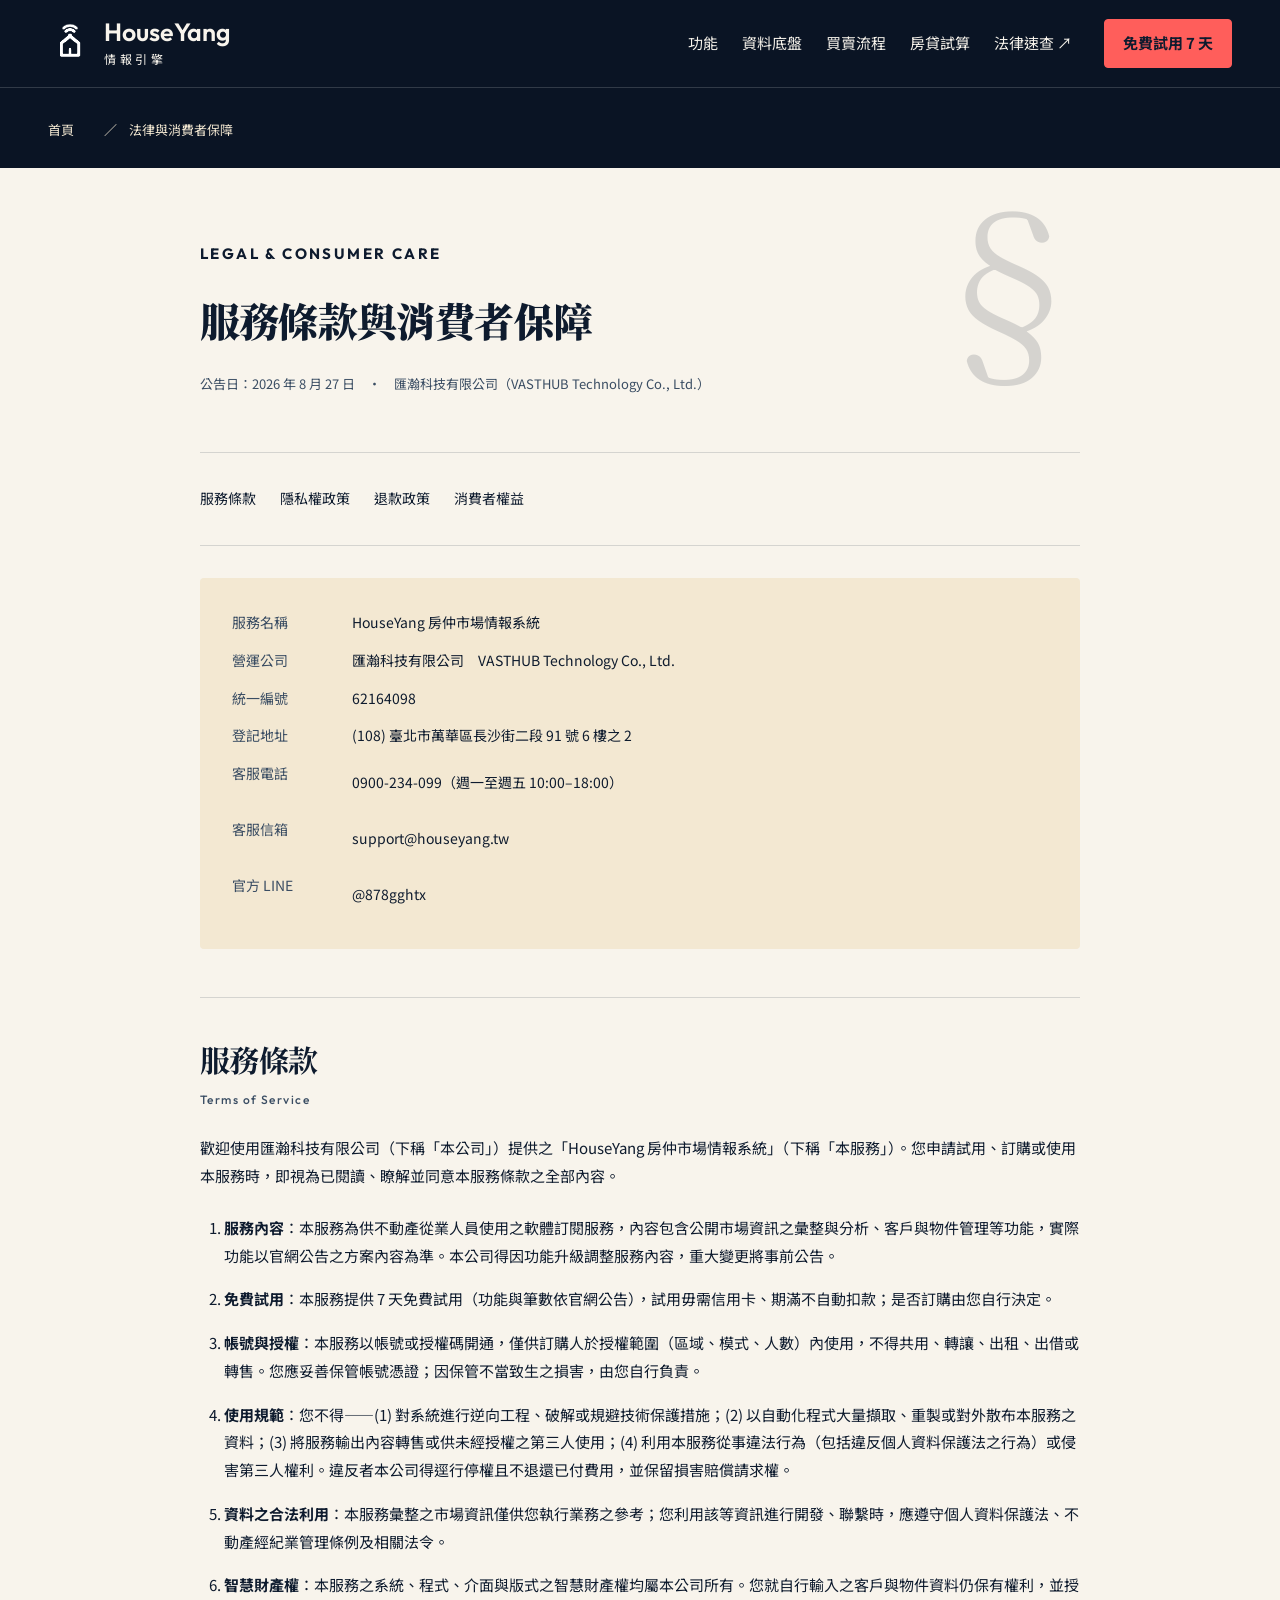
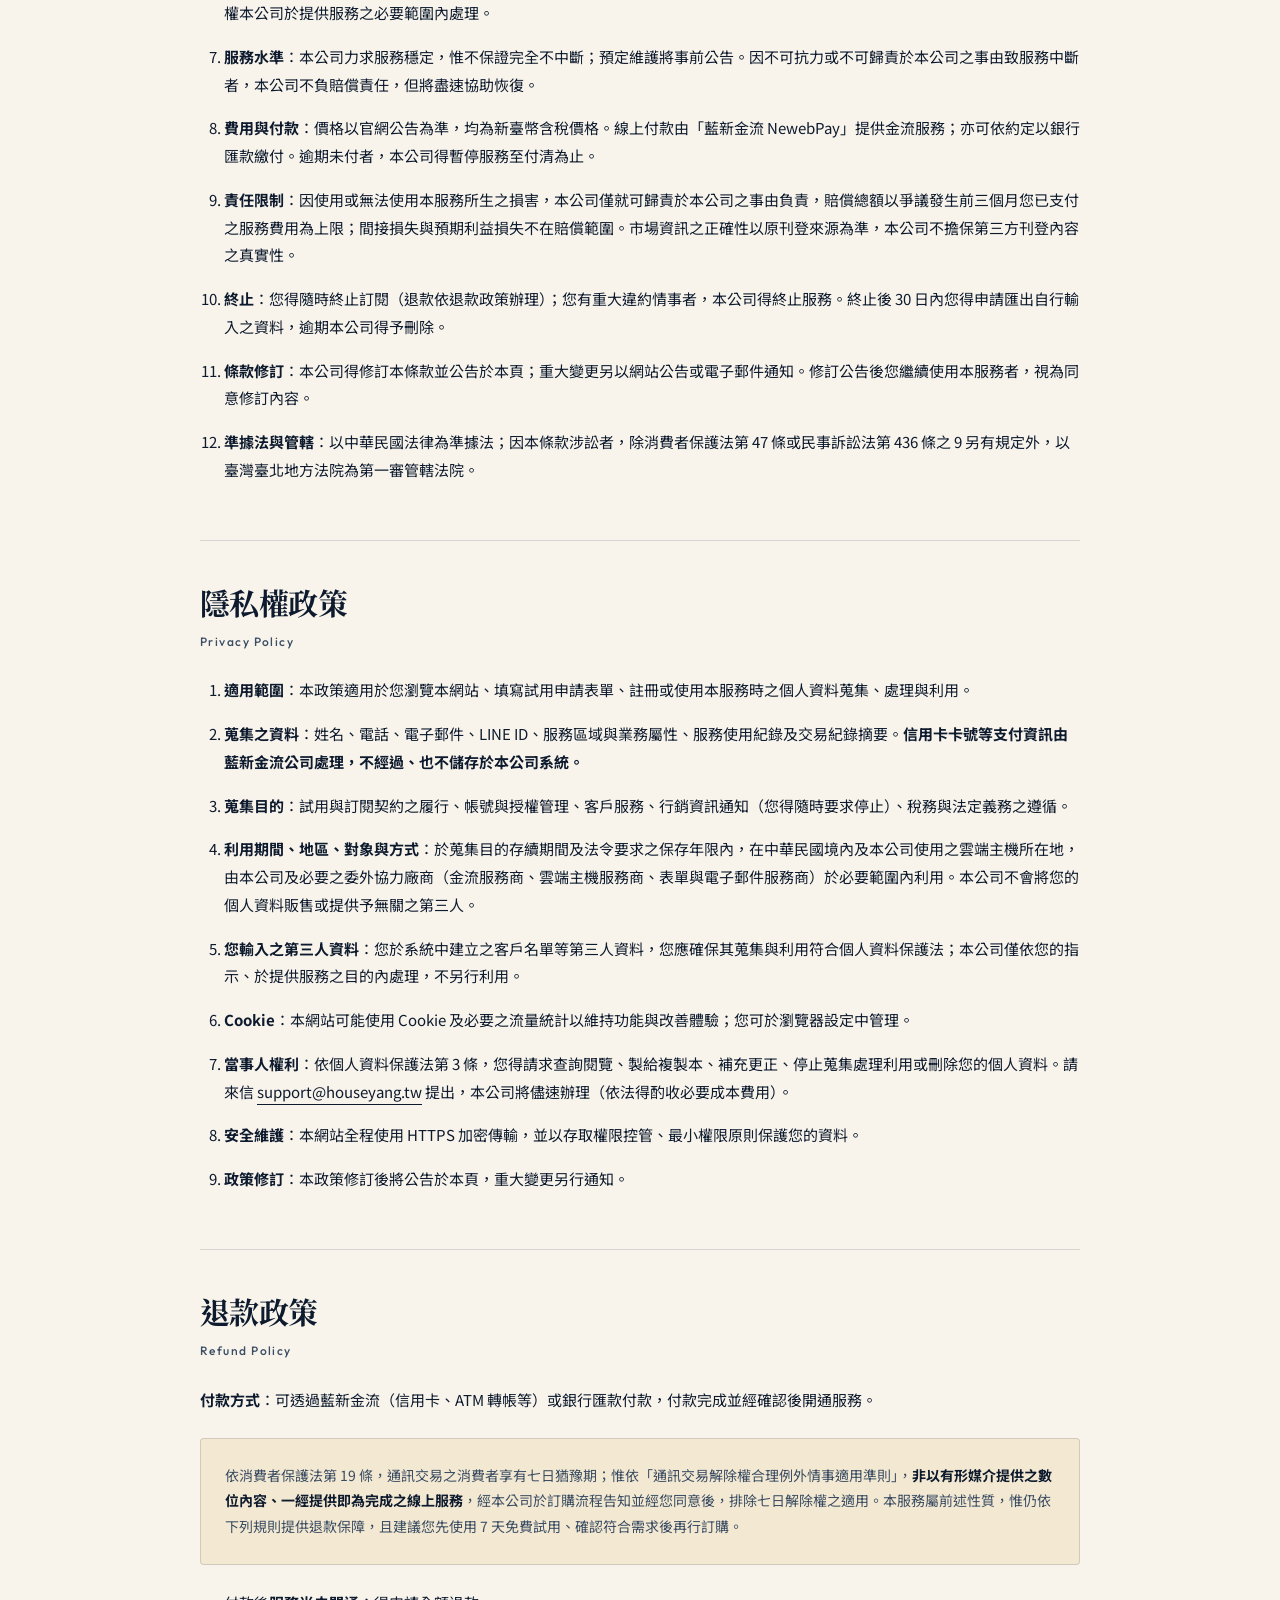
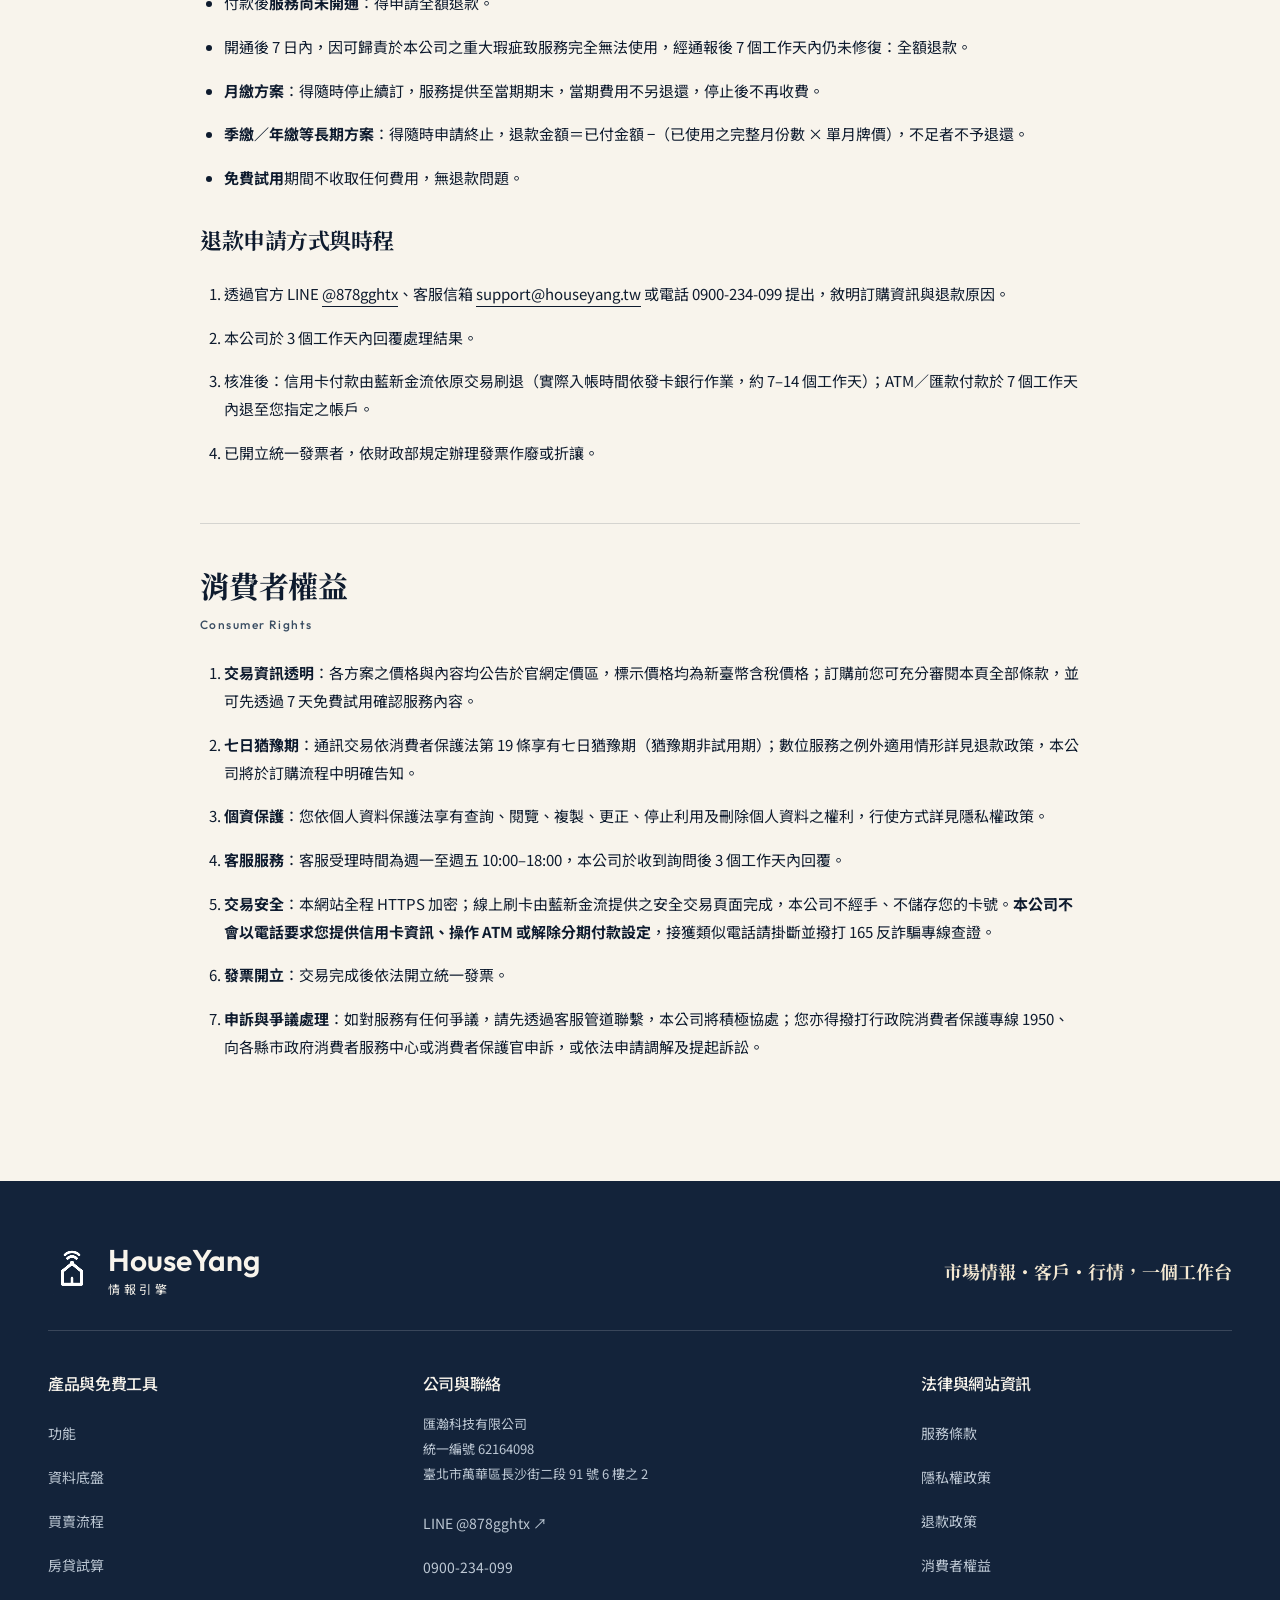
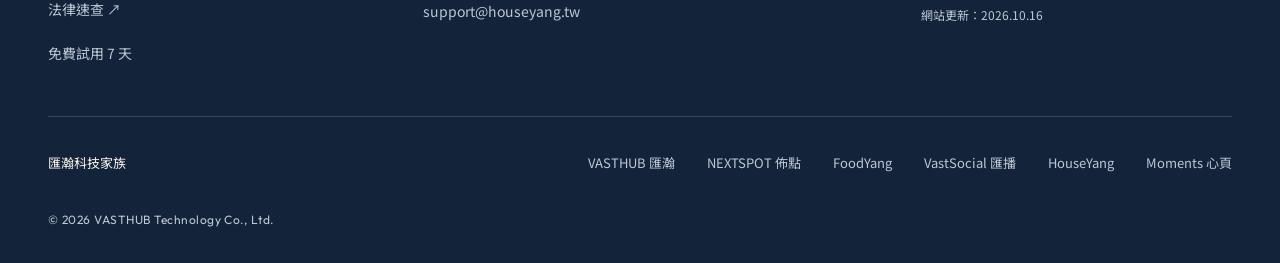
<file: legal.html>
<!DOCTYPE html>
<html lang="zh-Hant">
<head>
<meta charset="UTF-8">
<meta name="viewport" content="width=device-width, initial-scale=1.0">
<title>服務條款與消費者保障｜HouseYang 房仲市場情報系統</title>
<meta name="description" content="HouseYang 房仲市場情報系統服務條款、隱私權政策、退款政策與消費者權益說明。匯瀚科技有限公司營運。">
<link rel="canonical" href="https://houseyang.tw/legal.html">
<meta property="og:title" content="服務條款與消費者保障｜HouseYang">
<meta property="og:description" content="HouseYang 服務條款、隱私權政策、退款政策與消費者權益說明。">
<meta property="og:url" content="https://houseyang.tw/legal.html">
<meta property="og:type" content="website">
<link rel="icon" type="image/png" sizes="32x32" href="./images/houseyang-icon-32.png">
<link rel="icon" type="image/png" sizes="192x192" href="./images/houseyang-icon-192.png">
<link rel="apple-touch-icon" href="./images/houseyang-icon-192.png">
<link rel="preconnect" href="https://fonts.googleapis.com">
<link rel="preconnect" href="https://fonts.gstatic.com" crossorigin>


<link rel="preconnect" href="https://fonts.googleapis.com"><link rel="preconnect" href="https://fonts.gstatic.com" crossorigin><link href="https://fonts.googleapis.com/css2?family=Noto+Serif+TC:wght@700;900&family=Noto+Sans+TC:wght@400;500;700&family=Outfit:wght@400;500;600;700&display=swap" rel="stylesheet"><link rel="icon" href="images/houseyang-icon-32.png"><meta name="theme-color" content="#0E1B2E"><meta property="og:image" content="https://houseyang.tw/assets/v2/img/hq-team.webp"><link rel="stylesheet" href="assets/v2/site.css?v=20261016b"><link rel="stylesheet" href="assets/v2/fx.css?v=20261112"><script src="assets/v2/fx.js?v=20261112" defer></script><script defer src="assets/v2/site.js?v=20261016b"></script><script type="application/ld+json">{"@context":"https://schema.org","@type":"Organization","name":"HouseYang 情報引擎","url":"https://houseyang.tw/","logo":"https://houseyang.tw/images/houseyang-icon-512.png","parentOrganization":{"@type":"Organization","name":"匯瀚科技有限公司","url":"https://vasthub.tw/"}}</script><script type="application/ld+json">{"@context":"https://schema.org","@type":"BreadcrumbList","itemListElement":[{"@type":"ListItem","position":1,"name":"首頁","item":"https://houseyang.tw/"},{"@type":"ListItem","position":2,"name":"服務條款與消費者保障","item":"https://houseyang.tw/legal.html"}]}</script></head>
<body class="resource-page legal-page">

<a class="skip-link" href="#main-content">跳至主要內容</a>
<header class="site-header"><div class="wrap header-inner"><a class="brand" href="index.html" aria-label="HouseYang 情報引擎首頁"><img class="brand-mark" src="images/houseyang-icon-192.png" alt="" width="192" height="192"><span>HouseYang<b>情報引擎</b></span></a><nav class="desktop-nav" aria-label="主要導覽"><a href="features.html">功能</a><a href="data.html">資料底盤</a><a href="guide/index.html">買賣流程</a><a href="tools/loan.html">房貸試算</a><a href="https://law.houseyang.tw/" target="_blank" rel="noopener">法律速查 ↗</a></nav><a class="button" href="trial.html">免費試用 7 天 <span class="arrow" aria-hidden="true">→</span></a><button class="menu-toggle" type="button" aria-label="開啟選單" aria-controls="mobile-menu" aria-expanded="false"><span></span><span></span></button></div></header>
<dialog class="mobile-menu" id="mobile-menu" aria-label="網站導覽"><div class="menu-top"><a class="brand" href="index.html" aria-label="HouseYang 情報引擎首頁"><img class="brand-mark" src="images/houseyang-icon-192.png" alt="" width="192" height="192"><span>HouseYang<b>情報引擎</b></span></a><button class="menu-close" type="button">關閉 <span aria-hidden="true">×</span></button></div><nav aria-label="手機導覽"><a href="features.html">功能</a><a href="data.html">資料底盤</a><a href="guide/index.html">買賣流程</a><a href="tools/loan.html">房貸試算</a><a href="https://law.houseyang.tw/" target="_blank" rel="noopener">法律速查 ↗</a></nav><a class="button" href="trial.html">免費試用 7 天 <span class="arrow" aria-hidden="true">→</span></a><p>市場情報・客戶・行情，一個工作台</p></dialog><div class="resource-breadcrumb"><div class="wrap breadcrumb"><a href="index.html">首頁</a><span aria-hidden="true">／</span><span>法律與消費者保障</span></div></div>

<main class="wrap legal-content" id="main-content">
  <div class="legal-heading">
    <p class="kicker">Legal &amp; Consumer Care</p>
    <h1><span class="title-line"><span>服務條款與消費者保障</span></span></h1>
    <p class="updated">公告日：2026 年 8 月 27 日　·　匯瀚科技有限公司（VASTHUB Technology Co., Ltd.）</p>
  </div>

  <nav class="toc">
    <a href="#terms">服務條款</a>
    <a href="#privacy">隱私權政策</a>
    <a href="#refund">退款政策</a>
    <a href="#consumer">消費者權益</a>
  </nav>

  <div class="card">
    <dl>
      <dt>服務名稱</dt><dd>HouseYang 房仲市場情報系統</dd>
      <dt>營運公司</dt><dd>匯瀚科技有限公司　VASTHUB Technology Co., Ltd.</dd>
      <dt>統一編號</dt><dd>62164098</dd>
      <dt>登記地址</dt><dd>(108) 臺北市萬華區長沙街二段 91 號 6 樓之 2</dd>
      <dt>客服電話</dt><dd><a href="tel:0900234099">0900-234-099</a>（週一至週五 10:00–18:00）</dd>
      <dt>客服信箱</dt><dd><a href="mailto:support@houseyang.tw">support@houseyang.tw</a></dd>
      <dt>官方 LINE</dt><dd><a href="https://lin.ee/6oqS8hI" target="_blank" rel="noopener">@878gghtx</a></dd>
    </dl>
  </div>

  <section class="law" id="terms">
    <h2>服務條款</h2>
    <p class="sub">Terms of Service</p>
    <p class="t">歡迎使用匯瀚科技有限公司（下稱「本公司」）提供之「HouseYang 房仲市場情報系統」（下稱「本服務」）。您申請試用、訂購或使用本服務時，即視為已閱讀、瞭解並同意本服務條款之全部內容。</p>
    <ol class="cl">
      <li><b>服務內容</b>：本服務為供不動產從業人員使用之軟體訂閱服務，內容包含公開市場資訊之彙整與分析、客戶與物件管理等功能，實際功能以官網公告之方案內容為準。本公司得因功能升級調整服務內容，重大變更將事前公告。</li>
      <li><b>免費試用</b>：本服務提供 7 天免費試用（功能與筆數依官網公告），試用毋需信用卡、期滿不自動扣款；是否訂購由您自行決定。</li>
      <li><b>帳號與授權</b>：本服務以帳號或授權碼開通，僅供訂購人於授權範圍（區域、模式、人數）內使用，不得共用、轉讓、出租、出借或轉售。您應妥善保管帳號憑證；因保管不當致生之損害，由您自行負責。</li>
      <li><b>使用規範</b>：您不得——(1) 對系統進行逆向工程、破解或規避技術保護措施；(2) 以自動化程式大量擷取、重製或對外散布本服務之資料；(3) 將服務輸出內容轉售或供未經授權之第三人使用；(4) 利用本服務從事違法行為（包括違反個人資料保護法之行為）或侵害第三人權利。違反者本公司得逕行停權且不退還已付費用，並保留損害賠償請求權。</li>
      <li><b>資料之合法利用</b>：本服務彙整之市場資訊僅供您執行業務之參考；您利用該等資訊進行開發、聯繫時，應遵守個人資料保護法、不動產經紀業管理條例及相關法令。</li>
      <li><b>智慧財產權</b>：本服務之系統、程式、介面與版式之智慧財產權均屬本公司所有。您就自行輸入之客戶與物件資料仍保有權利，並授權本公司於提供服務之必要範圍內處理。</li>
      <li><b>服務水準</b>：本公司力求服務穩定，惟不保證完全不中斷；預定維護將事前公告。因不可抗力或不可歸責於本公司之事由致服務中斷者，本公司不負賠償責任，但將盡速協助恢復。</li>
      <li><b>費用與付款</b>：價格以官網公告為準，均為新臺幣含稅價格。線上付款由「藍新金流 NewebPay」提供金流服務；亦可依約定以銀行匯款繳付。逾期未付者，本公司得暫停服務至付清為止。</li>
      <li><b>責任限制</b>：因使用或無法使用本服務所生之損害，本公司僅就可歸責於本公司之事由負責，賠償總額以爭議發生前三個月您已支付之服務費用為上限；間接損失與預期利益損失不在賠償範圍。市場資訊之正確性以原刊登來源為準，本公司不擔保第三方刊登內容之真實性。</li>
      <li><b>終止</b>：您得隨時終止訂閱（退款依退款政策辦理）；您有重大違約情事者，本公司得終止服務。終止後 30 日內您得申請匯出自行輸入之資料，逾期本公司得予刪除。</li>
      <li><b>條款修訂</b>：本公司得修訂本條款並公告於本頁；重大變更另以網站公告或電子郵件通知。修訂公告後您繼續使用本服務者，視為同意修訂內容。</li>
      <li><b>準據法與管轄</b>：以中華民國法律為準據法；因本條款涉訟者，除消費者保護法第 47 條或民事訴訟法第 436 條之 9 另有規定外，以臺灣臺北地方法院為第一審管轄法院。</li>
    </ol>
  </section>

  <section class="law" id="privacy">
    <h2>隱私權政策</h2>
    <p class="sub">Privacy Policy</p>
    <ol class="cl">
      <li><b>適用範圍</b>：本政策適用於您瀏覽本網站、填寫試用申請表單、註冊或使用本服務時之個人資料蒐集、處理與利用。</li>
      <li><b>蒐集之資料</b>：姓名、電話、電子郵件、LINE ID、服務區域與業務屬性、服務使用紀錄及交易紀錄摘要。<b>信用卡卡號等支付資訊由藍新金流公司處理，不經過、也不儲存於本公司系統。</b></li>
      <li><b>蒐集目的</b>：試用與訂閱契約之履行、帳號與授權管理、客戶服務、行銷資訊通知（您得隨時要求停止）、稅務與法定義務之遵循。</li>
      <li><b>利用期間、地區、對象與方式</b>：於蒐集目的存續期間及法令要求之保存年限內，在中華民國境內及本公司使用之雲端主機所在地，由本公司及必要之委外協力廠商（金流服務商、雲端主機服務商、表單與電子郵件服務商）於必要範圍內利用。本公司不會將您的個人資料販售或提供予無關之第三人。</li>
      <li><b>您輸入之第三人資料</b>：您於系統中建立之客戶名單等第三人資料，您應確保其蒐集與利用符合個人資料保護法；本公司僅依您的指示、於提供服務之目的內處理，不另行利用。</li>
      <li><b>Cookie</b>：本網站可能使用 Cookie 及必要之流量統計以維持功能與改善體驗；您可於瀏覽器設定中管理。</li>
      <li><b>當事人權利</b>：依個人資料保護法第 3 條，您得請求查詢閱覽、製給複製本、補充更正、停止蒐集處理利用或刪除您的個人資料。請來信 <a href="mailto:support@houseyang.tw">support@houseyang.tw</a> 提出，本公司將儘速辦理（依法得酌收必要成本費用）。</li>
      <li><b>安全維護</b>：本網站全程使用 HTTPS 加密傳輸，並以存取權限控管、最小權限原則保護您的資料。</li>
      <li><b>政策修訂</b>：本政策修訂後將公告於本頁，重大變更另行通知。</li>
    </ol>
  </section>

  <section class="law" id="refund">
    <h2>退款政策</h2>
    <p class="sub">Refund Policy</p>
    <p class="t"><b>付款方式</b>：可透過藍新金流（信用卡、ATM 轉帳等）或銀行匯款付款，付款完成並經確認後開通服務。</p>
    <div class="note">依消費者保護法第 19 條，通訊交易之消費者享有七日猶豫期；惟依「通訊交易解除權合理例外情事適用準則」，<b>非以有形媒介提供之數位內容、一經提供即為完成之線上服務</b>，經本公司於訂購流程告知並經您同意後，排除七日解除權之適用。本服務屬前述性質，惟仍依下列規則提供退款保障，且建議您先使用 7 天免費試用、確認符合需求後再行訂購。</div>
    <ul class="dot">
      <li>付款後<b>服務尚未開通</b>：得申請全額退款。</li>
      <li>開通後 7 日內，因可歸責於本公司之重大瑕疵致服務完全無法使用，經通報後 7 個工作天內仍未修復：全額退款。</li>
      <li><b>月繳方案</b>：得隨時停止續訂，服務提供至當期期末，當期費用不另退還，停止後不再收費。</li>
      <li><b>季繳／年繳等長期方案</b>：得隨時申請終止，退款金額＝已付金額 −（已使用之完整月份數 × 單月牌價），不足者不予退還。</li>
      <li><b>免費試用</b>期間不收取任何費用，無退款問題。</li>
    </ul>
    <h3>退款申請方式與時程</h3>
    <ol class="cl">
      <li>透過官方 LINE <a href="https://lin.ee/6oqS8hI" target="_blank" rel="noopener">@878gghtx</a>、客服信箱 <a href="mailto:support@houseyang.tw">support@houseyang.tw</a> 或電話 0900-234-099 提出，敘明訂購資訊與退款原因。</li>
      <li>本公司於 3 個工作天內回覆處理結果。</li>
      <li>核准後：信用卡付款由藍新金流依原交易刷退（實際入帳時間依發卡銀行作業，約 7–14 個工作天）；ATM／匯款付款於 7 個工作天內退至您指定之帳戶。</li>
      <li>已開立統一發票者，依財政部規定辦理發票作廢或折讓。</li>
    </ol>
  </section>

  <section class="law" id="consumer">
    <h2>消費者權益</h2>
    <p class="sub">Consumer Rights</p>
    <ol class="cl">
      <li><b>交易資訊透明</b>：各方案之價格與內容均公告於官網定價區，標示價格均為新臺幣含稅價格；訂購前您可充分審閱本頁全部條款，並可先透過 7 天免費試用確認服務內容。</li>
      <li><b>七日猶豫期</b>：通訊交易依消費者保護法第 19 條享有七日猶豫期（猶豫期非試用期）；數位服務之例外適用情形詳見退款政策，本公司將於訂購流程中明確告知。</li>
      <li><b>個資保護</b>：您依個人資料保護法享有查詢、閱覽、複製、更正、停止利用及刪除個人資料之權利，行使方式詳見隱私權政策。</li>
      <li><b>客服服務</b>：客服受理時間為週一至週五 10:00–18:00，本公司於收到詢問後 3 個工作天內回覆。</li>
      <li><b>交易安全</b>：本網站全程 HTTPS 加密；線上刷卡由藍新金流提供之安全交易頁面完成，本公司不經手、不儲存您的卡號。<b>本公司不會以電話要求您提供信用卡資訊、操作 ATM 或解除分期付款設定</b>，接獲類似電話請掛斷並撥打 165 反詐騙專線查證。</li>
      <li><b>發票開立</b>：交易完成後依法開立統一發票。</li>
      <li><b>申訴與爭議處理</b>：如對服務有任何爭議，請先透過客服管道聯繫，本公司將積極協處；您亦得撥打行政院消費者保護專線 1950、向各縣市政府消費者服務中心或消費者保護官申訴，或依法申請調解及提起訴訟。</li>
    </ol>
  </section>
</main>

<footer class="site-footer"><div class="wrap">
<div class="footer-brand"><a class="brand" href="index.html" aria-label="HouseYang 情報引擎首頁"><img class="brand-mark" src="images/houseyang-icon-192.png" alt="" width="192" height="192"><span>HouseYang<b>情報引擎</b></span></a><p>市場情報・客戶・行情，一個工作台</p></div>
<div class="footer-columns"><div><h2>產品與免費工具</h2><nav aria-label="頁尾產品連結"><a href="features.html">功能</a><a href="data.html">資料底盤</a><a href="guide/index.html">買賣流程</a><a href="tools/loan.html">房貸試算</a><a href="https://law.houseyang.tw/" target="_blank" rel="noopener">法律速查 ↗</a><a href="trial.html">免費試用 7 天</a></nav></div>
<div class="company"><h2>公司與聯絡</h2><p class="company-info"><span>匯瀚科技有限公司</span><span>統一編號 62164098</span><span>臺北市萬華區長沙街二段 91 號 6 樓之 2</span></p><nav aria-label="聯絡方式"><a href="https://lin.ee/6oqS8hI" target="_blank" rel="noopener">LINE @878gghtx ↗</a><a href="tel:0900234099">0900-234-099</a><a href="mailto:support@houseyang.tw">support@houseyang.tw</a></nav></div>
<div><h2>法律與網站資訊</h2><nav aria-label="法律連結"><a href="legal.html#terms">服務條款</a><a href="legal.html#privacy">隱私權政策</a><a href="legal.html#refund">退款政策</a><a href="legal.html#consumer">消費者權益</a></nav><p class="footer-update">網站更新：2026.10.16</p></div></div>
<div class="family"><span>匯瀚科技家族</span><a href="https://vasthub.tw/" target="_blank" rel="noopener">VASTHUB 匯瀚</a><a href="https://nextspot.tw/" target="_blank" rel="noopener">NEXTSPOT 佈點</a><a href="https://foodyang.tw/" target="_blank" rel="noopener">FoodYang</a><a href="https://vastsocial.vasthub.tw/" target="_blank" rel="noopener">VastSocial 匯播</a><a href="https://houseyang.tw/">HouseYang</a><a href="https://moments.tw/" target="_blank" rel="noopener">Moments 心頁</a></div><p class="copyright">© 2026 VASTHUB Technology Co., Ltd.</p>
</div></footer>

</body>
</html>
</file>
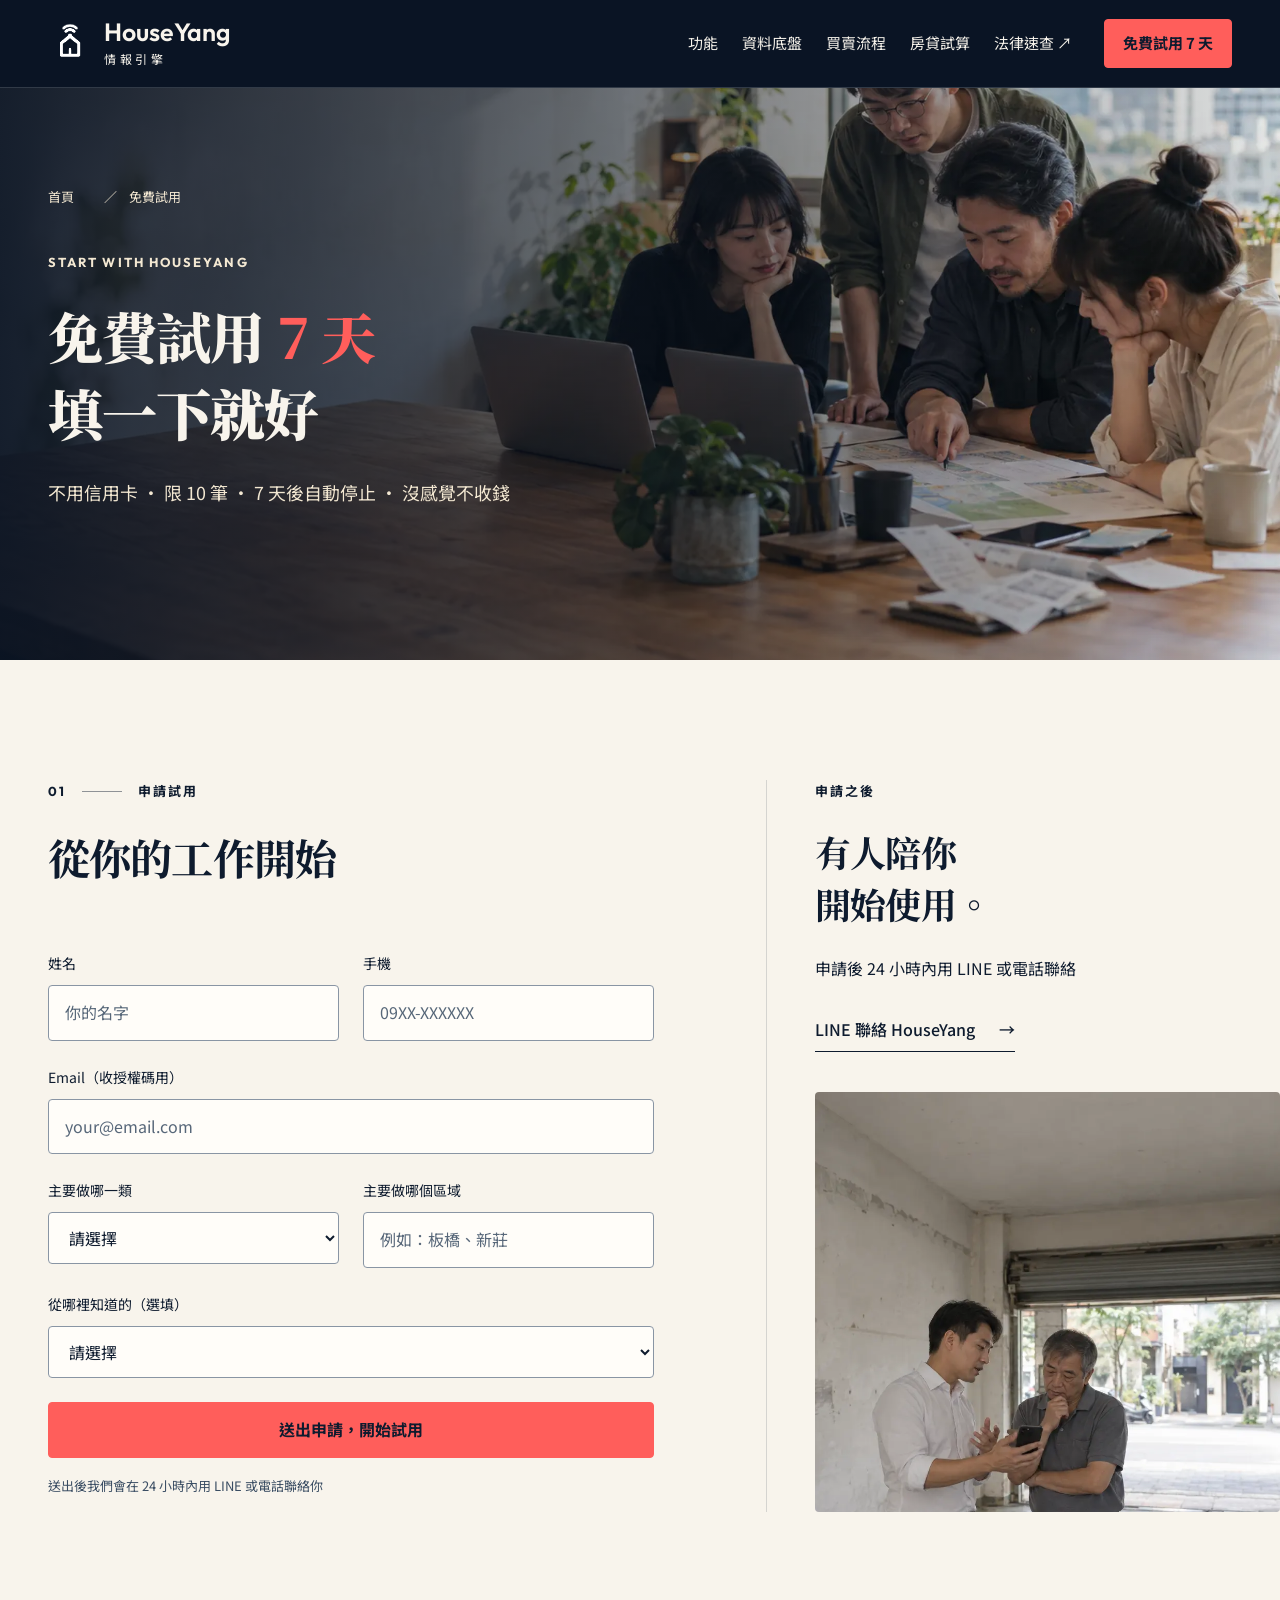
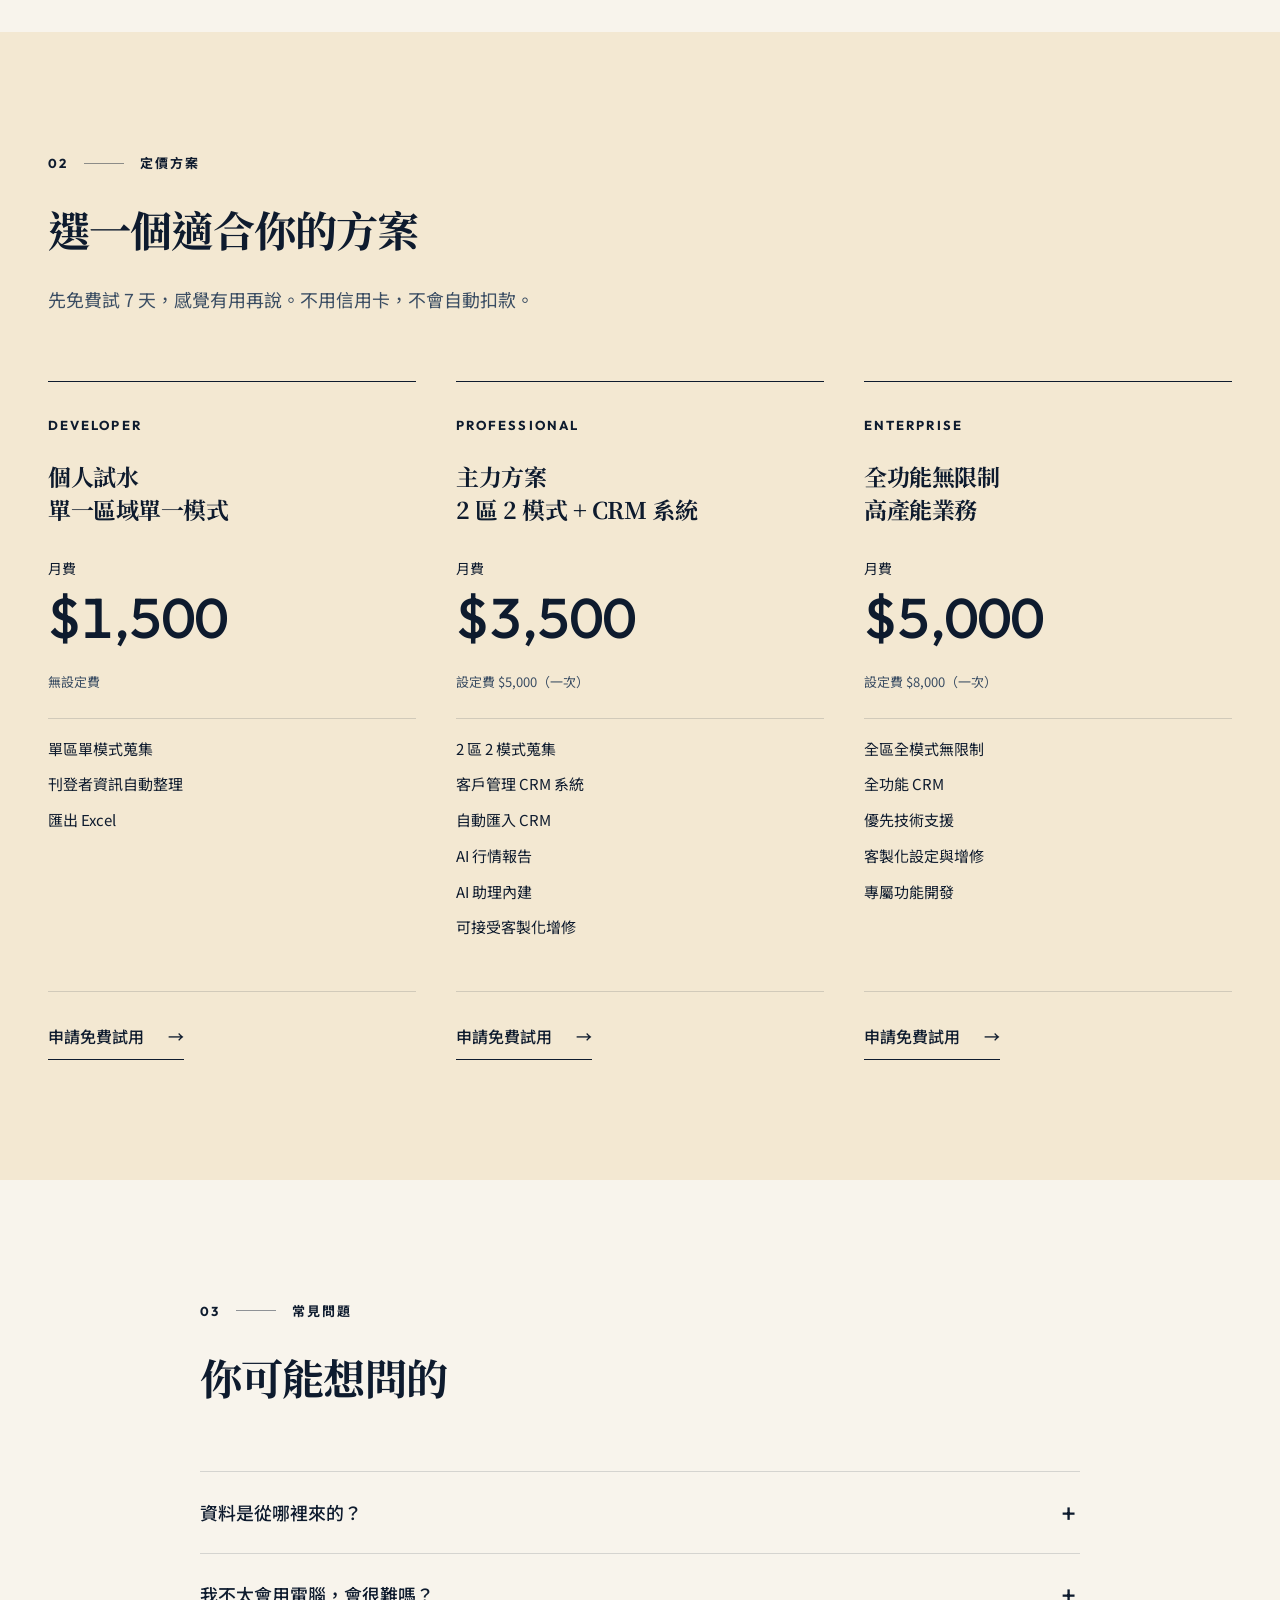
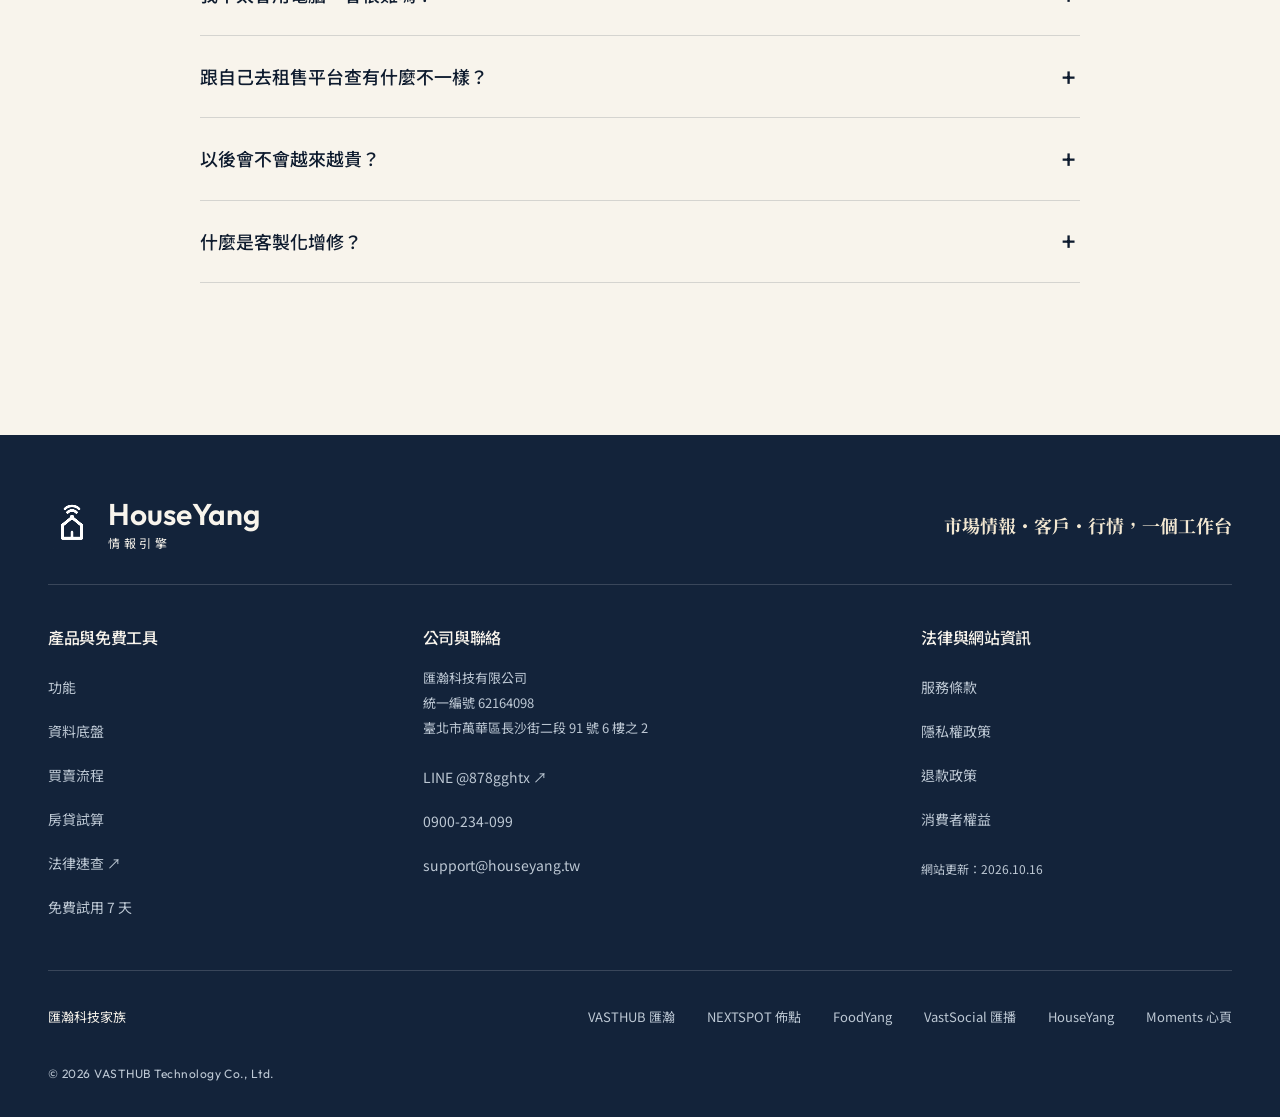
<file: trial.html>
<!doctype html>
<html lang="zh-Hant"><head><meta charset="UTF-8"><meta name="viewport" content="width=device-width, initial-scale=1.0">

<title>免費試用 7 天｜HouseYang 情報引擎</title><meta name="description" content="申請 HouseYang 情報引擎 7 天免費試用。不用信用卡，試用期間限 10 筆紀錄，申請後 24 小時內用 LINE 或電話聯絡。"><meta name="theme-color" content="#0E1B2E"><link rel="canonical" href="https://houseyang.tw/trial.html">
<meta property="og:title" content="免費試用 7 天｜HouseYang 情報引擎"><meta property="og:description" content="申請 HouseYang 情報引擎 7 天免費試用。不用信用卡，試用期間限 10 筆紀錄，申請後 24 小時內用 LINE 或電話聯絡。"><meta property="og:type" content="website"><meta property="og:url" content="https://houseyang.tw/trial.html"><meta property="og:site_name" content="HouseYang 情報引擎"><meta property="og:locale" content="zh_TW"><meta property="og:image" content="https://houseyang.tw/assets/v2/img/hq-team.webp"><meta name="twitter:card" content="summary_large_image"><meta name="twitter:image" content="https://houseyang.tw/assets/v2/img/hq-team.webp">
<link rel="icon" type="image/png" sizes="32x32" href="images/houseyang-icon-32.png"><link rel="apple-touch-icon" href="images/houseyang-icon-192.png"><link rel="preconnect" href="https://fonts.googleapis.com"><link rel="preconnect" href="https://fonts.gstatic.com" crossorigin><link href="https://fonts.googleapis.com/css2?family=Noto+Serif+TC:wght@700;900&family=Noto+Sans+TC:wght@400;500;700&family=Outfit:wght@400;500;600;700&display=swap" rel="stylesheet"><link rel="stylesheet" href="assets/v2/site.css?v=20261016b"><link rel="stylesheet" href="assets/v2/fx.css?v=20261112"><script src="assets/v2/fx.js?v=20261112" defer></script><script defer src="assets/v2/site.js?v=20261016b"></script><script type="application/ld+json">{"@context":"https://schema.org","@type":"Organization","name":"HouseYang 情報引擎","url":"https://houseyang.tw/","logo":"https://houseyang.tw/images/houseyang-icon-512.png","parentOrganization":{"@type":"Organization","name":"匯瀚科技有限公司","url":"https://vasthub.tw/"}}</script><script type="application/ld+json">{"@context":"https://schema.org","@type":"BreadcrumbList","itemListElement":[{"@type":"ListItem","position":1,"name":"首頁","item":"https://houseyang.tw/"},{"@type":"ListItem","position":2,"name":"免費試用 7 天","item":"https://houseyang.tw/trial.html"}]}</script><script type="application/ld+json">{"@context":"https://schema.org","@type":"FAQPage","mainEntity":[{"@type":"Question","name":"資料是從哪裡來的？","acceptedAnswer":{"@type":"Answer","text":"三類。一是政府開放資料與官方統計：歷年成交行情、租賃行情、人口統計網格、村里消費力、門牌店鋪興替，隨官方釋出定期更新。二是租售平台公開刊登資訊：每天自動整理，屋主自售與同行上下架動態一起看。三是你自己累積的客戶資料：永久保存，只有你看得到。"}},{"@type":"Question","name":"我不太會用電腦，會很難嗎？","acceptedAnswer":{"@type":"Answer","text":"我們幫你設定好，你只要按一個鍵就能跑。7 天試用期間有人陪你跑，有問題直接在官方 LINE 問，不讓你卡住。"}},{"@type":"Question","name":"跟自己去租售平台查有什麼不一樣？","acceptedAnswer":{"@type":"Answer","text":"租售平台你只能看，這工具幫你存、分類、追蹤，記得哪個刊登者你還沒聯絡。平台不會提醒你，也不會整理成可以直接打的名單。"}},{"@type":"Question","name":"以後會不會越來越貴？","acceptedAnswer":{"@type":"Answer","text":"申請當時的方案價格先鎖給你。之後就算調整，你繼續用原來的方案，不強迫升級。"}},{"@type":"Question","name":"什麼是客製化增修？","acceptedAnswer":{"@type":"Answer","text":"每個業務的工作流不一樣。如果你有特定需求，例如加一個欄位、改一個顯示方式、串接某個服務，直接告訴我們。Professional 方案以上可以提需求，評估後報價——不是拿現成模板給你，是真的幫你改。"}}]}</script></head><body class="trial-page"><a class="skip-link" href="#main-content">跳至主要內容</a>
<header class="site-header"><div class="wrap header-inner"><a class="brand" href="index.html" aria-label="HouseYang 情報引擎首頁"><img class="brand-mark" src="images/houseyang-icon-192.png" alt="" width="192" height="192"><span>HouseYang<b>情報引擎</b></span></a><nav class="desktop-nav" aria-label="主要導覽"><a href="features.html">功能</a><a href="data.html">資料底盤</a><a href="guide/index.html">買賣流程</a><a href="tools/loan.html">房貸試算</a><a href="https://law.houseyang.tw/" target="_blank" rel="noopener">法律速查 ↗</a></nav><a class="button" href="trial.html">免費試用 7 天 <span class="arrow" aria-hidden="true">→</span></a><button class="menu-toggle" type="button" aria-label="開啟選單" aria-controls="mobile-menu" aria-expanded="false"><span></span><span></span></button></div></header>
<dialog class="mobile-menu" id="mobile-menu" aria-label="網站導覽"><div class="menu-top"><a class="brand" href="index.html" aria-label="HouseYang 情報引擎首頁"><img class="brand-mark" src="images/houseyang-icon-192.png" alt="" width="192" height="192"><span>HouseYang<b>情報引擎</b></span></a><button class="menu-close" type="button">關閉 <span aria-hidden="true">×</span></button></div><nav aria-label="手機導覽"><a href="features.html">功能</a><a href="data.html">資料底盤</a><a href="guide/index.html">買賣流程</a><a href="tools/loan.html">房貸試算</a><a href="https://law.houseyang.tw/" target="_blank" rel="noopener">法律速查 ↗</a></nav><a class="button" href="trial.html">免費試用 7 天 <span class="arrow" aria-hidden="true">→</span></a><p>市場情報・客戶・行情，一個工作台</p></dialog><main id="main-content"><section class="hero sub-hero"><picture class="hero-photo"><source media="(max-width: 767px)" srcset="assets/v2/img/hq-team-m.webp" width="960" height="1200"><img src="assets/v2/img/hq-team.webp" alt="不動產業務工作情境" width="1920" height="1080" fetchpriority="high" decoding="async"></picture><div class="wrap hero-content"><div class="breadcrumb"><a href="index.html">首頁</a><span aria-hidden="true">／</span><span>免費試用</span></div><p class="kicker">START WITH HOUSEYANG</p><h1><span class="title-line"><span>免費試用 <em>7 天</em></span></span><span class="title-line"><span>填一下就好</span></span></h1><p class="hero-lead">不用信用卡 · 限 10 筆 · 7 天後自動停止 · 沒感覺不收錢</p></div></section><section class="section" id="form"><div class="wrap contact-layout"><div><div class="section-intro" data-reveal><p class="kicker">01<span></span>申請試用</p><h2>從你的工作開始</h2></div><div class="form-box">
      <div class="form-success" id="form-success" role="status" tabindex="-1">
        <div class="fs-icon"><svg viewBox="0 0 24 24"><path d="M20 6L9 17l-5-5"/></svg></div>
        <div class="fs-title">申請成功！</div>
        <div class="fs-note">我們會在 24 小時內用 LINE 或電話聯絡你<br>請保持手機暢通</div>
      </div>
      <form id="trial-form" action="https://formspree.io/f/xvzvekng" method="POST">
        <div class="form-grid">
          <div class="form-row"><label class="form-label" for="trial-field-1">姓名</label><input id="trial-field-1" class="form-input" type="text" name="name" placeholder="你的名字" required></div>
          <div class="form-row"><label class="form-label" for="trial-field-2">手機</label><input id="trial-field-2" class="form-input" type="tel" name="phone" placeholder="09XX-XXXXXX" required></div>
        </div>
        <div class="form-row"><label class="form-label" for="trial-field-3">Email（收授權碼用）</label><input id="trial-field-3" class="form-input" type="email" name="email" placeholder="your@email.com" required></div>
        <div class="form-grid">
          <div class="form-row"><label class="form-label" for="trial-field-4">主要做哪一類</label><select id="trial-field-4" class="form-select" name="業務類型"><option value="">請選擇</option><option>租賃</option><option>買賣</option><option>商用</option><option>都有</option></select></div>
          <div class="form-row"><label class="form-label" for="trial-field-5">主要做哪個區域</label><input id="trial-field-5" class="form-input" type="text" name="主要區域" placeholder="例如：板橋、新莊"></div>
        </div>
        <div class="form-row"><label class="form-label" for="trial-field-6">從哪裡知道的（選填）</label><select id="trial-field-6" class="form-select" name="來源"><option value="">請選擇</option><option>朋友介紹</option><option>社群媒體</option><option>其他</option></select></div>
        <input type="hidden" name="_subject" value="新試用申請－小楊房仲情報">
        <button class="form-submit" type="submit" id="form-submit">送出申請，開始試用</button>
      </form>
      <div class="form-note" id="form-note">送出後我們會在 24 小時內用 LINE 或電話聯絡你</div>
    </div></div><aside class="contact-aside"><p class="kicker">申請之後</p><h2>有人陪你<br>開始使用。</h2><p>申請後 24 小時內用 LINE 或電話聯絡</p><a class="text-link" href="https://lin.ee/6oqS8hI" target="_blank" rel="noopener">LINE 聯絡 HouseYang <span class="arrow" aria-hidden="true">→</span></a><picture class="portrait-photo"><img src="assets/v2/img/p-owner-talk.webp" alt="業務面對面討論需求" width="900" height="1125" loading="lazy" decoding="async"></picture></aside></div></section><section class="section" id="pricing"><div class="wrap"><div class="section-intro" data-reveal><p class="kicker">02<span></span>定價方案</p><h2>選一個適合你的方案</h2><p class="lead">先免費試 7 天，感覺有用再說。不用信用卡，不會自動扣款。</p></div><div class="pricing-list" data-mobile-carousel aria-label="訂閱方案"><article data-reveal><p class="kicker">Developer</p><h3>個人試水<br>單一區域單一模式</h3><p class="plan-price">月費 <strong>$1,500</strong></p><p class="small">無設定費</p><ul><li>單區單模式蒐集</li><li>刊登者資訊自動整理</li><li>匯出 Excel</li></ul><a class="text-link" href="#form">申請免費試用 <span class="arrow" aria-hidden="true">→</span></a></article><article data-reveal><p class="kicker">Professional</p><h3>主力方案<br>2 區 2 模式 + CRM 系統</h3><p class="plan-price">月費 <strong>$3,500</strong></p><p class="small">設定費 $5,000（一次）</p><ul><li>2 區 2 模式蒐集</li><li>客戶管理 CRM 系統</li><li>自動匯入 CRM</li><li>AI 行情報告</li><li>AI 助理內建</li><li>可接受客製化增修</li></ul><a class="text-link" href="#form">申請免費試用 <span class="arrow" aria-hidden="true">→</span></a></article><article data-reveal><p class="kicker">Enterprise</p><h3>全功能無限制<br>高產能業務</h3><p class="plan-price">月費 <strong>$5,000</strong></p><p class="small">設定費 $8,000（一次）</p><ul><li>全區全模式無限制</li><li>全功能 CRM</li><li>優先技術支援</li><li>客製化設定與增修</li><li>專屬功能開發</li></ul><a class="text-link" href="#form">申請免費試用 <span class="arrow" aria-hidden="true">→</span></a></article></div></div></section><section class="section faq-section" id="faq"><div class="wrap narrow"><div class="section-intro" data-reveal><p class="kicker">03<span></span>常見問題</p><h2>你可能想問的</h2></div><div class="faq-list"><details><summary>資料是從哪裡來的？</summary><div class="answer">三類。一是政府開放資料與官方統計：歷年成交行情、租賃行情、人口統計網格、村里消費力、門牌店鋪興替，隨官方釋出定期更新。二是租售平台公開刊登資訊：每天自動整理，屋主自售與同行上下架動態一起看。三是你自己累積的客戶資料：永久保存，只有你看得到。</div></details><details><summary>我不太會用電腦，會很難嗎？</summary><div class="answer">我們幫你設定好，你只要按一個鍵就能跑。7 天試用期間有人陪你跑，有問題直接在官方 LINE 問，不讓你卡住。</div></details><details><summary>跟自己去租售平台查有什麼不一樣？</summary><div class="answer">租售平台你只能看，這工具幫你存、分類、追蹤，記得哪個刊登者你還沒聯絡。平台不會提醒你，也不會整理成可以直接打的名單。</div></details><details><summary>以後會不會越來越貴？</summary><div class="answer">申請當時的方案價格先鎖給你。之後就算調整，你繼續用原來的方案，不強迫升級。</div></details><details><summary>什麼是客製化增修？</summary><div class="answer">每個業務的工作流不一樣。如果你有特定需求，例如加一個欄位、改一個顯示方式、串接某個服務，直接告訴我們。Professional 方案以上可以提需求，評估後報價——不是拿現成模板給你，是真的幫你改。</div></details></div></div></section></main><footer class="site-footer"><div class="wrap">
<div class="footer-brand"><a class="brand" href="index.html" aria-label="HouseYang 情報引擎首頁"><img class="brand-mark" src="images/houseyang-icon-192.png" alt="" width="192" height="192"><span>HouseYang<b>情報引擎</b></span></a><p>市場情報・客戶・行情，一個工作台</p></div>
<div class="footer-columns"><div><h2>產品與免費工具</h2><nav aria-label="頁尾產品連結"><a href="features.html">功能</a><a href="data.html">資料底盤</a><a href="guide/index.html">買賣流程</a><a href="tools/loan.html">房貸試算</a><a href="https://law.houseyang.tw/" target="_blank" rel="noopener">法律速查 ↗</a><a href="trial.html">免費試用 7 天</a></nav></div>
<div class="company"><h2>公司與聯絡</h2><p class="company-info"><span>匯瀚科技有限公司</span><span>統一編號 62164098</span><span>臺北市萬華區長沙街二段 91 號 6 樓之 2</span></p><nav aria-label="聯絡方式"><a href="https://lin.ee/6oqS8hI" target="_blank" rel="noopener">LINE @878gghtx ↗</a><a href="tel:0900234099">0900-234-099</a><a href="mailto:support@houseyang.tw">support@houseyang.tw</a></nav></div>
<div><h2>法律與網站資訊</h2><nav aria-label="法律連結"><a href="legal.html#terms">服務條款</a><a href="legal.html#privacy">隱私權政策</a><a href="legal.html#refund">退款政策</a><a href="legal.html#consumer">消費者權益</a></nav><p class="footer-update">網站更新：2026.10.16</p></div></div>
<div class="family"><span>匯瀚科技家族</span><a href="https://vasthub.tw/" target="_blank" rel="noopener">VASTHUB 匯瀚</a><a href="https://nextspot.tw/" target="_blank" rel="noopener">NEXTSPOT 佈點</a><a href="https://foodyang.tw/" target="_blank" rel="noopener">FoodYang</a><a href="https://vastsocial.vasthub.tw/" target="_blank" rel="noopener">VastSocial 匯播</a><a href="https://houseyang.tw/">HouseYang</a><a href="https://moments.tw/" target="_blank" rel="noopener">Moments 心頁</a></div><p class="copyright">© 2026 VASTHUB Technology Co., Ltd.</p>
</div></footer></body></html>
</file>
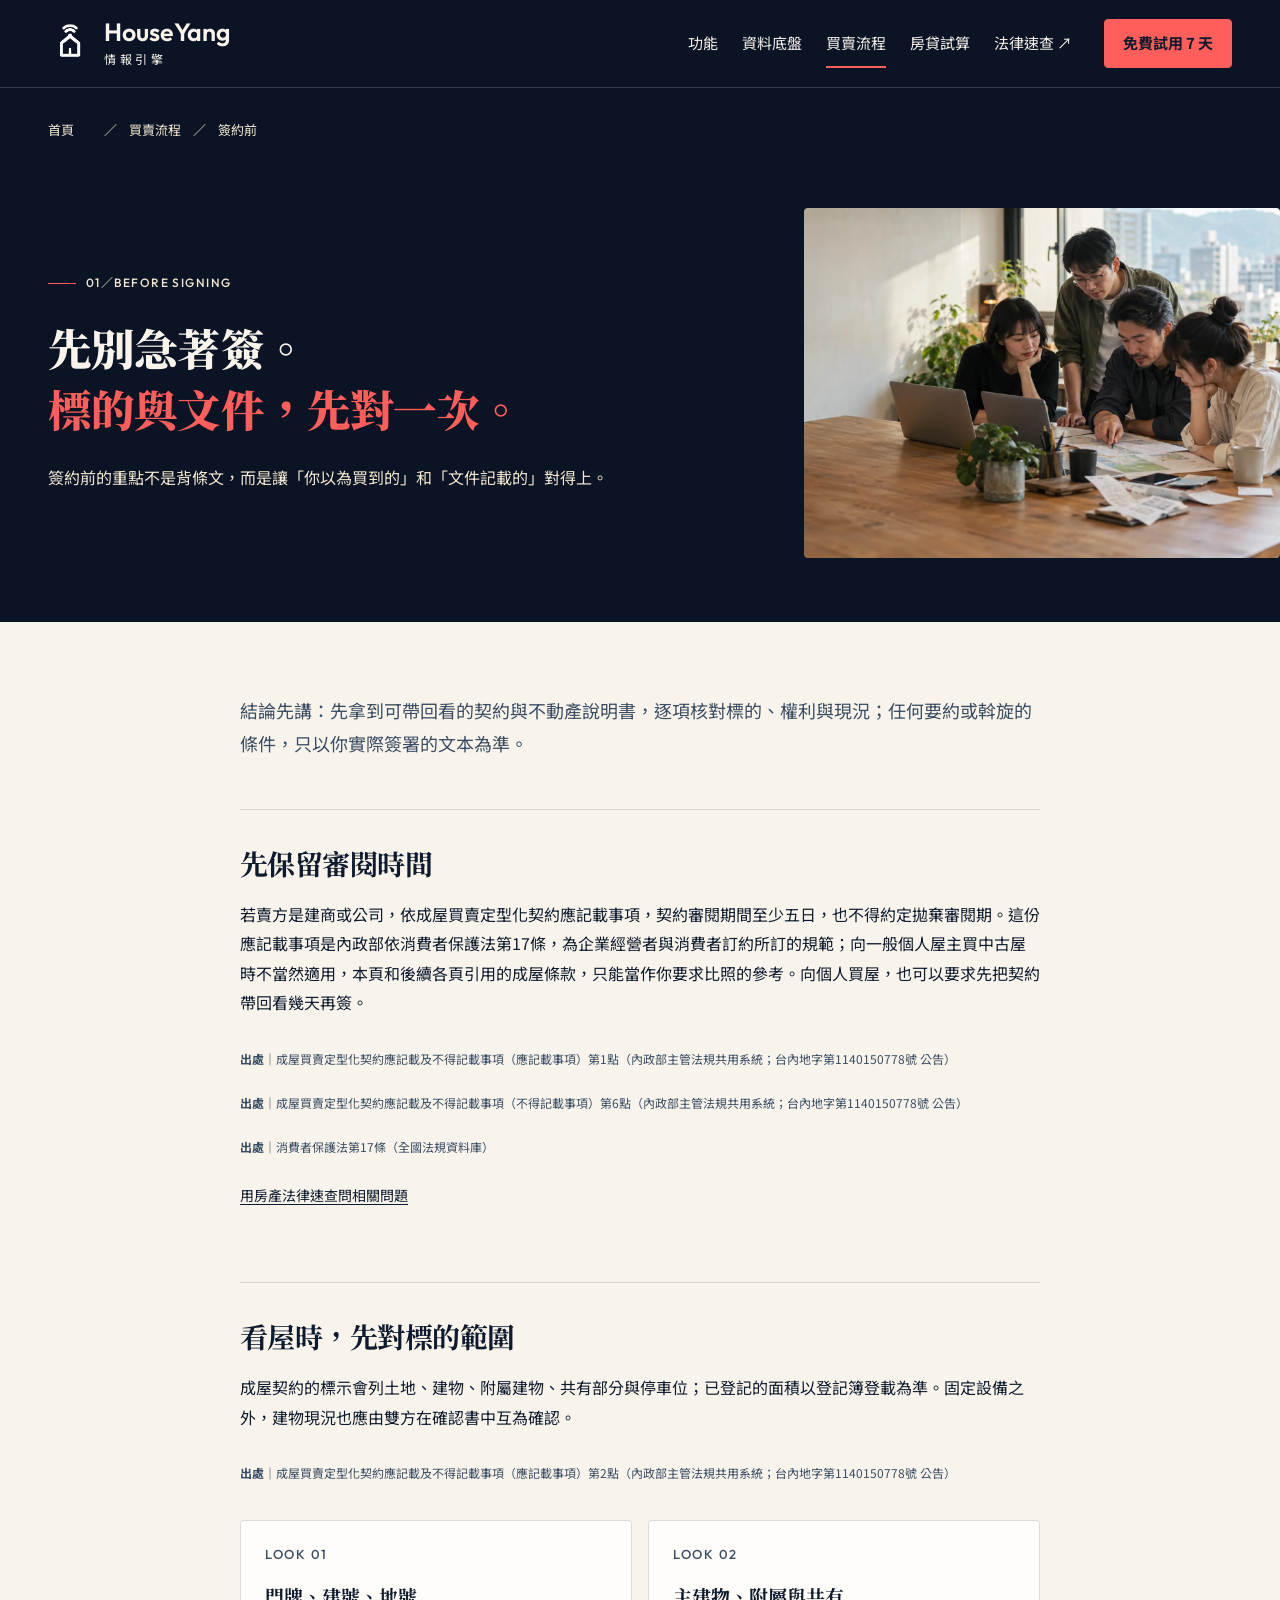
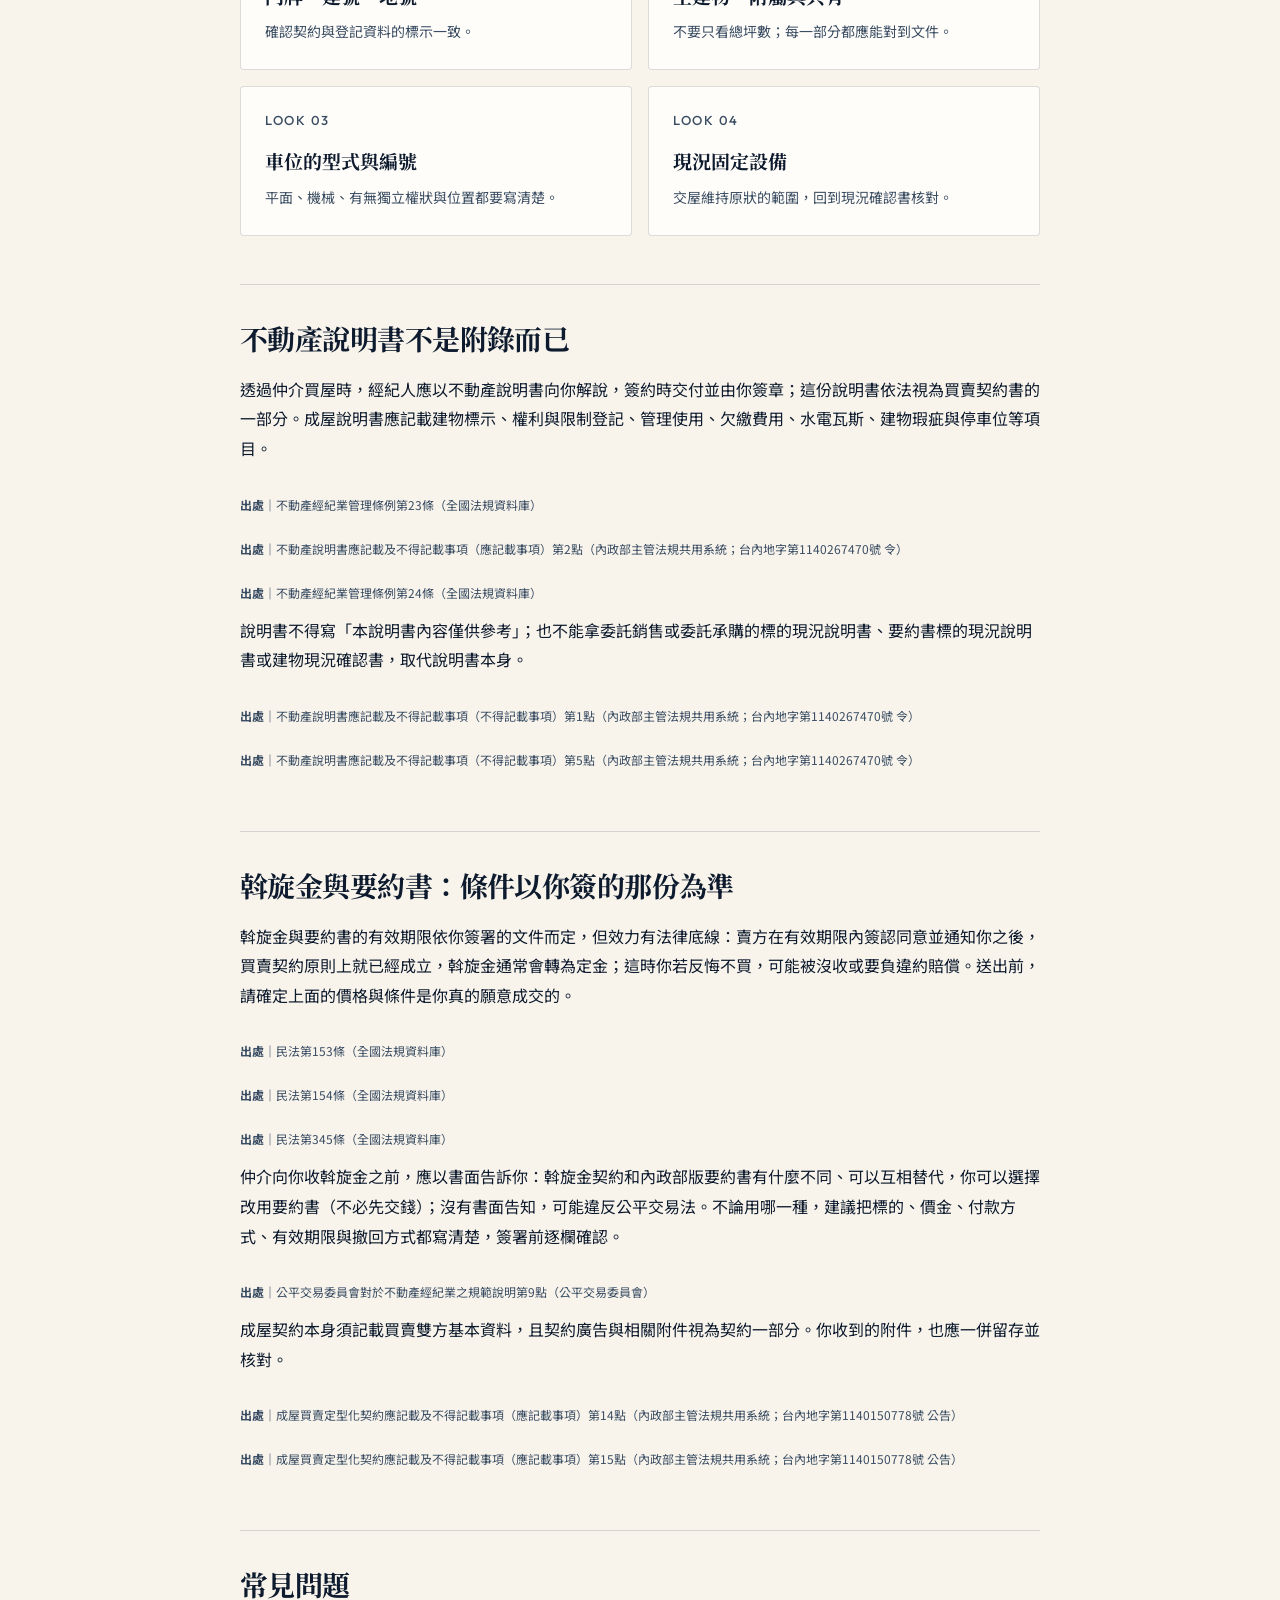
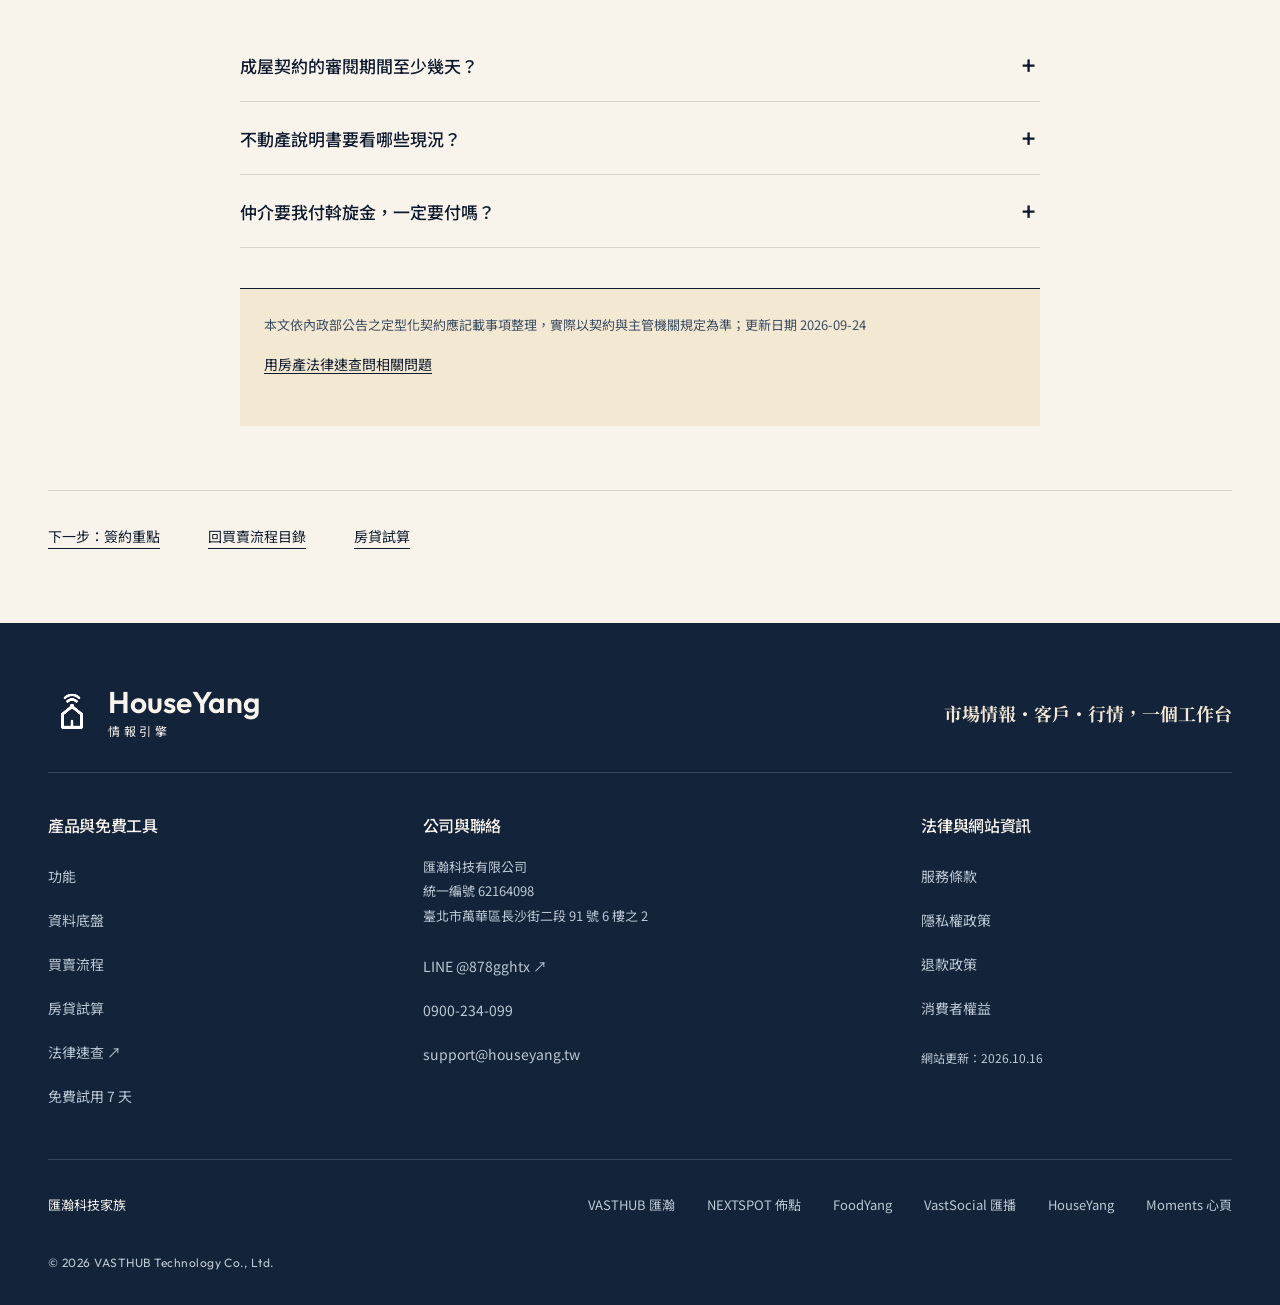
<file: guide/before-signing.html>
<!doctype html>
<html lang="zh-Hant">
<head>
<meta charset="utf-8"><meta name="viewport" content="width=device-width, initial-scale=1">
<title>買房簽約前要看什麼？｜HouseYang</title>
<meta name="description" content="簽約前先看什麼？依內政部定型化契約與不動產說明書，整理看屋、標的、現況與文件核對重點。">
<link rel="canonical" href="https://houseyang.tw/guide/before-signing.html">
<meta property="og:type" content="article"><meta property="og:title" content="買房簽約前要看什麼？｜HouseYang"><meta property="og:description" content="簽約前先核對標的、權利、現況與不動產說明書。"><meta property="og:url" content="https://houseyang.tw/guide/before-signing.html"><meta property="og:site_name" content="HouseYang 情報引擎"><meta property="og:locale" content="zh_TW">
<link rel="stylesheet" href="../assets/guide.css?v=20261016">
<script type="application/ld+json">{"@context":"https://schema.org","@type":"Article","headline":"買房簽約前要看什麼？","dateModified":"2026-09-24","author":{"@type":"Organization","name":"HouseYang"},"publisher":{"@type":"Organization","name":"HouseYang"},"mainEntityOfPage":"https://houseyang.tw/guide/before-signing.html"}</script>
<script type="application/ld+json">{"@context":"https://schema.org","@type":"FAQPage","mainEntity":[{"@type":"Question","name":"成屋契約的審閱期間至少幾天？","acceptedAnswer":{"@type":"Answer","text":"若賣方是建商或公司，成屋買賣定型化契約的審閱期間至少五日；向個人屋主買中古屋時不當然適用。"}},{"@type":"Question","name":"不動產說明書要看哪些現況？","acceptedAnswer":{"@type":"Answer","text":"透過仲介買屋時，說明書會記載建物權利、使用與管理、欠費、設備、瑕疵及停車位等項目。"}},{"@type":"Question","name":"仲介要我付斡旋金，一定要付嗎？","acceptedAnswer":{"@type":"Answer","text":"不一定。仲介請你交付斡旋金時，應告知你也可以改用內政部版要約書，不需付現金；兩者的效力、期限與撤回條件，都以你實際簽署的文件為準。"}}]}</script>
<link rel="preconnect" href="https://fonts.googleapis.com"><link rel="preconnect" href="https://fonts.gstatic.com" crossorigin><link href="https://fonts.googleapis.com/css2?family=Noto+Serif+TC:wght@700;900&family=Noto+Sans+TC:wght@400;500;700&family=Outfit:wght@400;500;600;700&display=swap" rel="stylesheet"><link rel="icon" href="../images/houseyang-icon-32.png"><meta name="theme-color" content="#0E1B2E"><meta property="og:image" content="https://houseyang.tw/assets/v2/img/hq-team.webp"><link rel="stylesheet" href="../assets/v2/site.css?v=20261016b"><link rel="stylesheet" href="../assets/v2/fx.css?v=20261112"><script src="../assets/v2/fx.js?v=20261112" defer></script><script defer src="../assets/v2/site.js?v=20261016b"></script><script type="application/ld+json">{"@context":"https://schema.org","@type":"Organization","name":"HouseYang 情報引擎","url":"https://houseyang.tw/","logo":"https://houseyang.tw/images/houseyang-icon-512.png","parentOrganization":{"@type":"Organization","name":"匯瀚科技有限公司","url":"https://vasthub.tw/"}}</script><script type="application/ld+json">{"@context":"https://schema.org","@type":"BreadcrumbList","itemListElement":[{"@type":"ListItem","position":1,"name":"首頁","item":"https://houseyang.tw/"},{"@type":"ListItem","position":2,"name":"買賣流程指南","item":"https://houseyang.tw/guide/index.html"},{"@type":"ListItem","position":3,"name":"買房簽約前要看什麼？","item":"https://houseyang.tw/guide/before-signing.html"}]}</script></head>
<body class="resource-page guide-page">
<a class="skip-link" href="#main-content">跳至主要內容</a>
<header class="site-header"><div class="wrap header-inner"><a class="brand" href="../index.html" aria-label="HouseYang 情報引擎首頁"><img class="brand-mark" src="../images/houseyang-icon-192.png" alt="" width="192" height="192"><span>HouseYang<b>情報引擎</b></span></a><nav class="desktop-nav" aria-label="主要導覽"><a href="../features.html">功能</a><a href="../data.html">資料底盤</a><a href="../guide/index.html" aria-current="page">買賣流程</a><a href="../tools/loan.html">房貸試算</a><a href="https://law.houseyang.tw/" target="_blank" rel="noopener">法律速查 ↗</a></nav><a class="button" href="../trial.html">免費試用 7 天 <span class="arrow" aria-hidden="true">→</span></a><button class="menu-toggle" type="button" aria-label="開啟選單" aria-controls="mobile-menu" aria-expanded="false"><span></span><span></span></button></div></header>
<dialog class="mobile-menu" id="mobile-menu" aria-label="網站導覽"><div class="menu-top"><a class="brand" href="../index.html" aria-label="HouseYang 情報引擎首頁"><img class="brand-mark" src="../images/houseyang-icon-192.png" alt="" width="192" height="192"><span>HouseYang<b>情報引擎</b></span></a><button class="menu-close" type="button">關閉 <span aria-hidden="true">×</span></button></div><nav aria-label="手機導覽"><a href="../features.html">功能</a><a href="../data.html">資料底盤</a><a href="../guide/index.html" aria-current="page">買賣流程</a><a href="../tools/loan.html">房貸試算</a><a href="https://law.houseyang.tw/" target="_blank" rel="noopener">法律速查 ↗</a></nav><a class="button" href="../trial.html">免費試用 7 天 <span class="arrow" aria-hidden="true">→</span></a><p>市場情報・客戶・行情，一個工作台</p></dialog>
<div class="resource-breadcrumb"><div class="wrap breadcrumb"><a href="../index.html">首頁</a><span>／</span><a href="index.html">買賣流程</a><span>／</span>簽約前</div></div>
<header class="resource-hero"><div class="wrap"><div class="resource-title"><div class="eyebrow">01／BEFORE SIGNING</div><h1><span class="title-line"><span>先別急著簽。</span></span><span class="title-line"><span><em>標的與文件，先對一次。</em></span></span></h1><p>簽約前的重點不是背條文，而是讓「你以為買到的」和「文件記載的」對得上。</p></div><picture class="resource-photo"><source media="(max-width: 767px)" srcset="../assets/v2/img/hq-team-m.webp" width="960" height="1200"><img src="../assets/v2/img/hq-team.webp" alt="工作與資料整理情境" width="1920" height="1080" fetchpriority="high" decoding="async"></picture></div></header>
<main id="main-content"><article class="prose"><p class="lead">結論先講：先拿到可帶回看的契約與不動產說明書，逐項核對標的、權利與現況；任何要約或斡旋的條件，只以你實際簽署的文本為準。</p>
<h2>先保留審閱時間</h2><p>若賣方是建商或公司，依成屋買賣定型化契約應記載事項，契約審閱期間至少五日，也不得約定拋棄審閱期。這份應記載事項是內政部依消費者保護法第17條，為企業經營者與消費者訂約所訂的規範；向一般個人屋主買中古屋時不當然適用，本頁和後續各頁引用的成屋條款，只能當作你要求比照的參考。向個人買屋，也可以要求先把契約帶回看幾天再簽。</p><a class="cite" href="https://glrs.moi.gov.tw/LawContent.aspx?id=GL000442" target="_blank" rel="noopener">成屋買賣定型化契約應記載及不得記載事項（應記載事項）第1點（內政部主管法規共用系統；台內地字第1140150778號 公告）</a><a class="cite" href="https://glrs.moi.gov.tw/LawContent.aspx?id=GL000442" target="_blank" rel="noopener">成屋買賣定型化契約應記載及不得記載事項（不得記載事項）第6點（內政部主管法規共用系統；台內地字第1140150778號 公告）</a><a class="cite" href="https://law.moj.gov.tw/LawClass/LawSingle.aspx?pcode=J0170001&amp;flno=17" target="_blank" rel="noopener">消費者保護法第17條（全國法規資料庫）</a><a class="law-more" href="https://law.houseyang.tw/?q=%E6%88%90%E5%B1%8B%E8%B2%B7%E8%B3%A3%E5%AE%9A%E5%9E%8B%E5%8C%96%E5%A5%91%E7%B4%84" target="_blank" rel="noopener">用房產法律速查問相關問題</a>
<h2>看屋時，先對標的範圍</h2><p>成屋契約的標示會列土地、建物、附屬建物、共有部分與停車位；已登記的面積以登記簿登載為準。固定設備之外，建物現況也應由雙方在確認書中互為確認。</p><a class="cite" href="https://glrs.moi.gov.tw/LawContent.aspx?id=GL000442" target="_blank" rel="noopener">成屋買賣定型化契約應記載及不得記載事項（應記載事項）第2點（內政部主管法規共用系統；台內地字第1140150778號 公告）</a>
<div class="steps" data-mobile-carousel aria-label="流程重點"><div class="step"><small>LOOK 01</small><b>門牌、建號、地號</b><span>確認契約與登記資料的標示一致。</span></div><div class="step"><small>LOOK 02</small><b>主建物、附屬與共有</b><span>不要只看總坪數；每一部分都應能對到文件。</span></div><div class="step"><small>LOOK 03</small><b>車位的型式與編號</b><span>平面、機械、有無獨立權狀與位置都要寫清楚。</span></div><div class="step"><small>LOOK 04</small><b>現況固定設備</b><span>交屋維持原狀的範圍，回到現況確認書核對。</span></div></div>
<h2>不動產說明書不是附錄而已</h2><p>透過仲介買屋時，經紀人應以不動產說明書向你解說，簽約時交付並由你簽章；這份說明書依法視為買賣契約書的一部分。成屋說明書應記載建物標示、權利與限制登記、管理使用、欠繳費用、水電瓦斯、建物瑕疵與停車位等項目。</p><a class="cite" href="https://law.moj.gov.tw/LawClass/LawSingle.aspx?pcode=D0060066&amp;flno=23" target="_blank" rel="noopener">不動產經紀業管理條例第23條（全國法規資料庫）</a><a class="cite" href="https://glrs.moi.gov.tw/LawContent.aspx?id=FL003292" target="_blank" rel="noopener">不動產說明書應記載及不得記載事項（應記載事項）第2點（內政部主管法規共用系統；台內地字第1140267470號 令）</a><a class="cite" href="https://law.moj.gov.tw/LawClass/LawSingle.aspx?pcode=D0060066&amp;flno=24" target="_blank" rel="noopener">不動產經紀業管理條例第24條（全國法規資料庫）</a><p>說明書不得寫「本說明書內容僅供參考」；也不能拿委託銷售或委託承購的標的現況說明書、要約書標的現況說明書或建物現況確認書，取代說明書本身。</p><a class="cite" href="https://glrs.moi.gov.tw/LawContent.aspx?id=FL003292" target="_blank" rel="noopener">不動產說明書應記載及不得記載事項（不得記載事項）第1點（內政部主管法規共用系統；台內地字第1140267470號 令）</a><a class="cite" href="https://glrs.moi.gov.tw/LawContent.aspx?id=FL003292" target="_blank" rel="noopener">不動產說明書應記載及不得記載事項（不得記載事項）第5點（內政部主管法規共用系統；台內地字第1140267470號 令）</a>
<h2>斡旋金與要約書：條件以你簽的那份為準</h2><p>斡旋金與要約書的有效期限依你簽署的文件而定，但效力有法律底線：賣方在有效期限內簽認同意並通知你之後，買賣契約原則上就已經成立，斡旋金通常會轉為定金；這時你若反悔不買，可能被沒收或要負違約賠償。送出前，請確定上面的價格與條件是你真的願意成交的。</p><a class="cite" href="https://law.moj.gov.tw/LawClass/LawSingle.aspx?pcode=B0000001&amp;flno=153" target="_blank" rel="noopener">民法第153條（全國法規資料庫）</a><a class="cite" href="https://law.moj.gov.tw/LawClass/LawSingle.aspx?pcode=B0000001&amp;flno=154" target="_blank" rel="noopener">民法第154條（全國法規資料庫）</a><a class="cite" href="https://law.moj.gov.tw/LawClass/LawSingle.aspx?pcode=B0000001&amp;flno=345" target="_blank" rel="noopener">民法第345條（全國法規資料庫）</a><p>仲介向你收斡旋金之前，應以書面告訴你：斡旋金契約和內政部版要約書有什麼不同、可以互相替代，你可以選擇改用要約書（不必先交錢）；沒有書面告知，可能違反公平交易法。不論用哪一種，建議把標的、價金、付款方式、有效期限與撤回方式都寫清楚，簽署前逐欄確認。</p><a class="cite" href="https://law.ftc.gov.tw/Law/LawContent.aspx?id=FL011931" target="_blank" rel="noopener">公平交易委員會對於不動產經紀業之規範說明第9點（公平交易委員會）</a><p>成屋契約本身須記載買賣雙方基本資料，且契約廣告與相關附件視為契約一部分。你收到的附件，也應一併留存並核對。</p><a class="cite" href="https://glrs.moi.gov.tw/LawContent.aspx?id=GL000442" target="_blank" rel="noopener">成屋買賣定型化契約應記載及不得記載事項（應記載事項）第14點（內政部主管法規共用系統；台內地字第1140150778號 公告）</a><a class="cite" href="https://glrs.moi.gov.tw/LawContent.aspx?id=GL000442" target="_blank" rel="noopener">成屋買賣定型化契約應記載及不得記載事項（應記載事項）第15點（內政部主管法規共用系統；台內地字第1140150778號 公告）</a>
<section class="faq"><h2>常見問題</h2><details><summary>成屋契約的審閱期間至少幾天？</summary><p>若賣方是建商或公司，成屋買賣定型化契約的審閱期間至少五日；向個人屋主買中古屋時不當然適用。</p></details><details><summary>不動產說明書要看哪些現況？</summary><p>透過仲介買屋時，說明書會記載建物權利、使用與管理、欠費、設備、瑕疵及停車位等項目。</p></details><details><summary>仲介要我付斡旋金，一定要付嗎？</summary><p>不一定。仲介請你交付斡旋金時，應告知你也可以改用內政部版要約書，不需付現金；兩者的效力、期限與撤回條件，都以你實際簽署的文件為準。</p></details></section>
<div class="source-strip">本文依內政部公告之定型化契約應記載事項整理，實際以契約與主管機關規定為準；更新日期 2026-09-24<br><a class="law-more" href="https://law.houseyang.tw/" target="_blank" rel="noopener">用房產法律速查問相關問題</a></div></article></main>
<div class="onward wrap" aria-label="延伸閱讀"><a href="contract.html">下一步：簽約重點</a><a href="index.html">回買賣流程目錄</a><a href="../tools/loan.html">房貸試算</a></div><footer class="site-footer"><div class="wrap">
<div class="footer-brand"><a class="brand" href="../index.html" aria-label="HouseYang 情報引擎首頁"><img class="brand-mark" src="../images/houseyang-icon-192.png" alt="" width="192" height="192"><span>HouseYang<b>情報引擎</b></span></a><p>市場情報・客戶・行情，一個工作台</p></div>
<div class="footer-columns"><div><h2>產品與免費工具</h2><nav aria-label="頁尾產品連結"><a href="../features.html">功能</a><a href="../data.html">資料底盤</a><a href="../guide/index.html">買賣流程</a><a href="../tools/loan.html">房貸試算</a><a href="https://law.houseyang.tw/" target="_blank" rel="noopener">法律速查 ↗</a><a href="../trial.html">免費試用 7 天</a></nav></div>
<div class="company"><h2>公司與聯絡</h2><p class="company-info"><span>匯瀚科技有限公司</span><span>統一編號 62164098</span><span>臺北市萬華區長沙街二段 91 號 6 樓之 2</span></p><nav aria-label="聯絡方式"><a href="https://lin.ee/6oqS8hI" target="_blank" rel="noopener">LINE @878gghtx ↗</a><a href="tel:0900234099">0900-234-099</a><a href="mailto:support@houseyang.tw">support@houseyang.tw</a></nav></div>
<div><h2>法律與網站資訊</h2><nav aria-label="法律連結"><a href="../legal.html#terms">服務條款</a><a href="../legal.html#privacy">隱私權政策</a><a href="../legal.html#refund">退款政策</a><a href="../legal.html#consumer">消費者權益</a></nav><p class="footer-update">網站更新：2026.10.16</p></div></div>
<div class="family"><span>匯瀚科技家族</span><a href="https://vasthub.tw/" target="_blank" rel="noopener">VASTHUB 匯瀚</a><a href="https://nextspot.tw/" target="_blank" rel="noopener">NEXTSPOT 佈點</a><a href="https://foodyang.tw/" target="_blank" rel="noopener">FoodYang</a><a href="https://vastsocial.vasthub.tw/" target="_blank" rel="noopener">VastSocial 匯播</a><a href="https://houseyang.tw/">HouseYang</a><a href="https://moments.tw/" target="_blank" rel="noopener">Moments 心頁</a></div><p class="copyright">© 2026 VASTHUB Technology Co., Ltd.</p>
</div></footer>
</body>
</html>
</file>
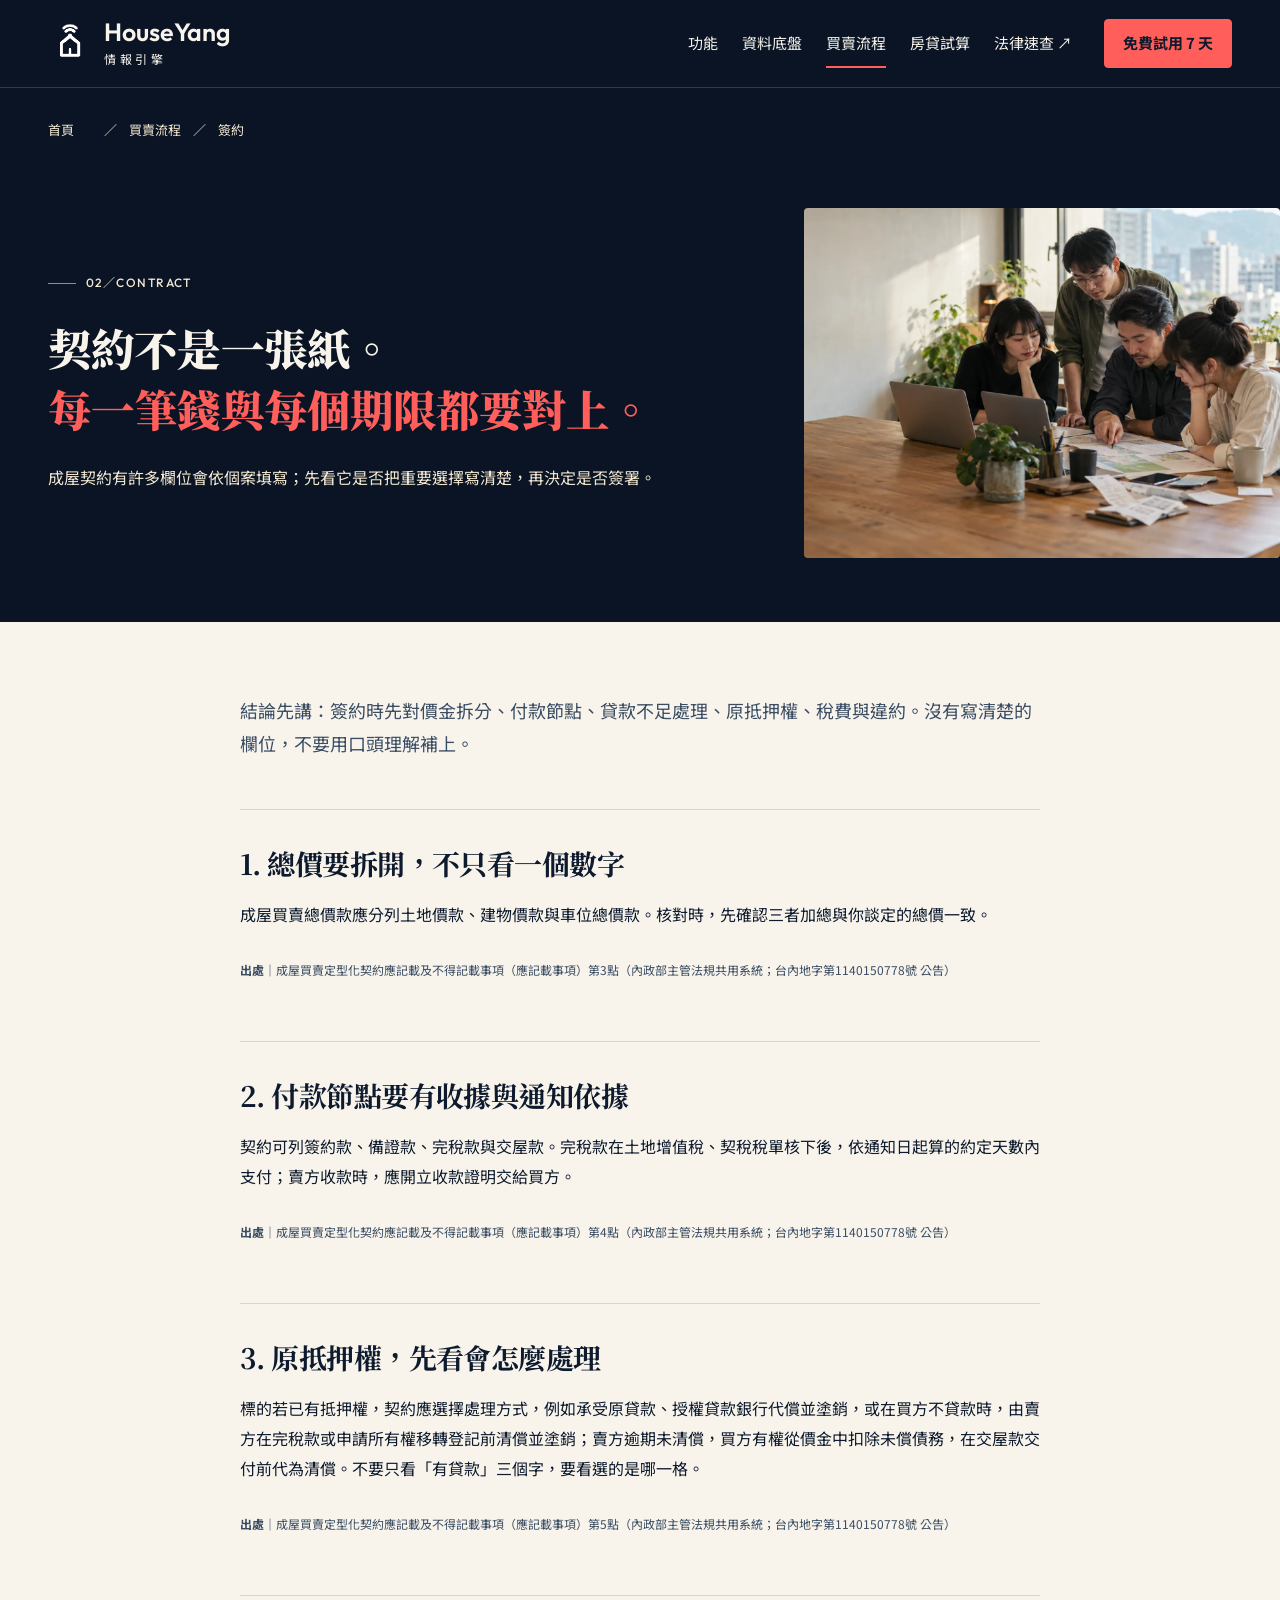
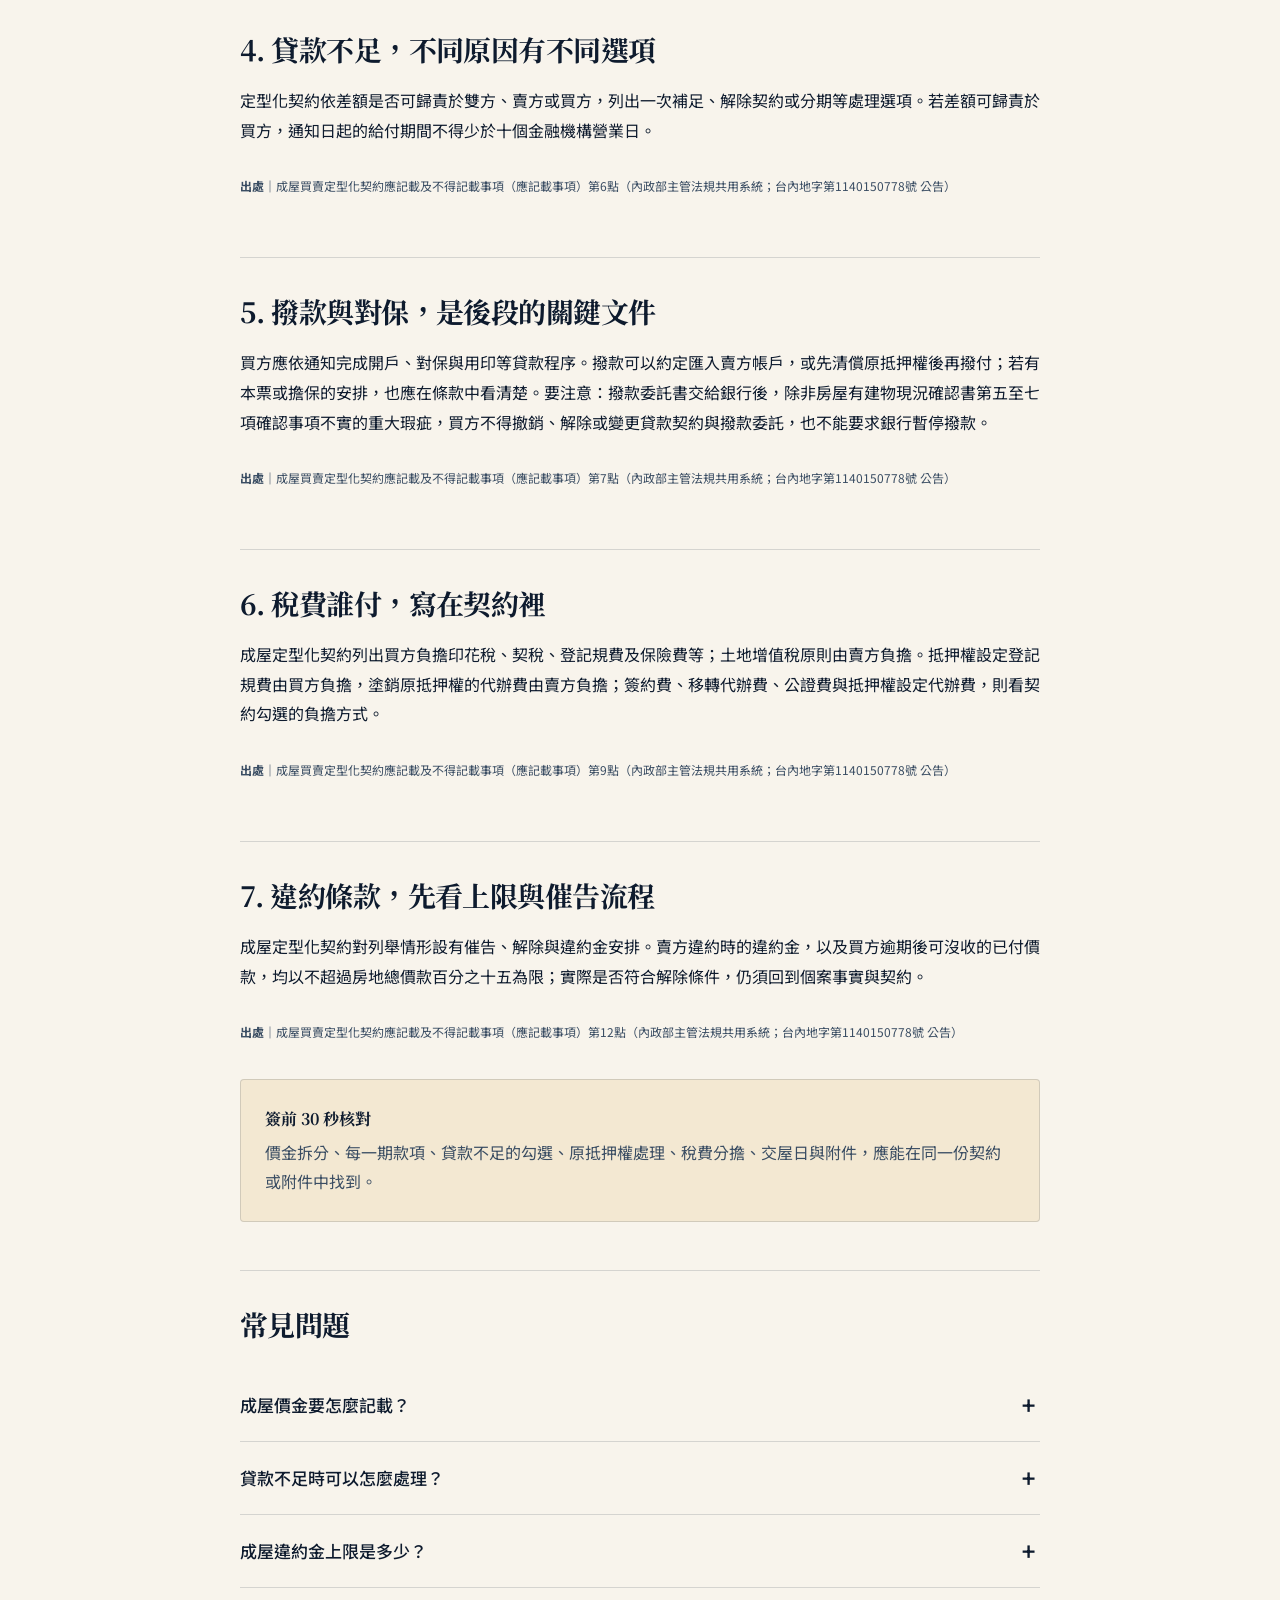
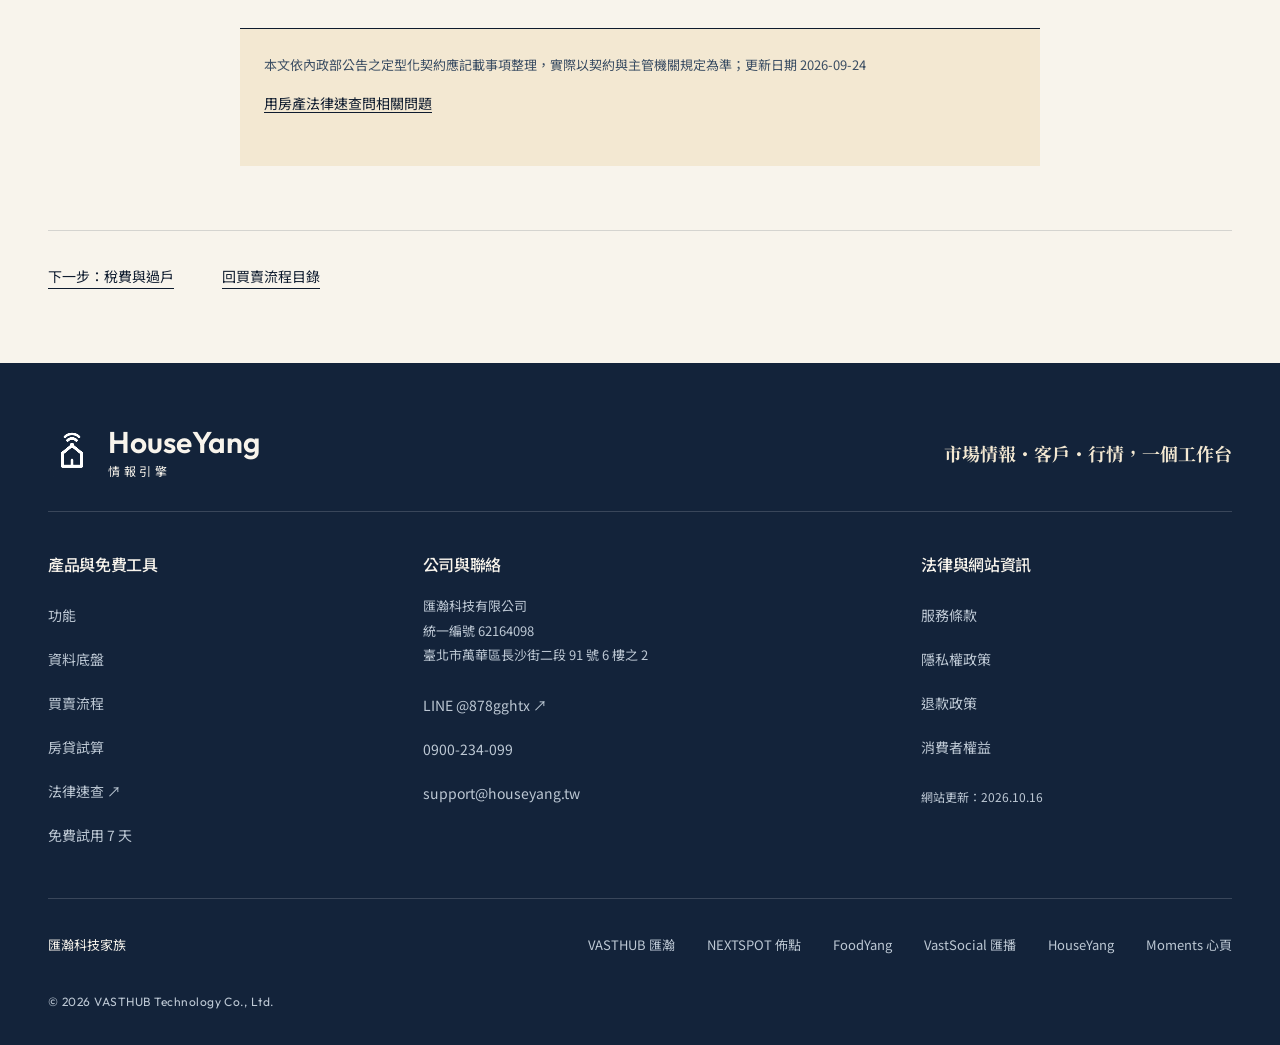
<file: guide/contract.html>
<!doctype html>
<html lang="zh-Hant">
<head>
<meta charset="utf-8"><meta name="viewport" content="width=device-width, initial-scale=1">
<title>買房簽約注意什麼？契約 7 重點｜HouseYang</title>
<meta name="description" content="成屋買賣契約怎麼看？依內政部應記載事項整理價金、付款、貸款、抵押權、違約與附件重點。">
<link rel="canonical" href="https://houseyang.tw/guide/contract.html">
<meta property="og:type" content="article"><meta property="og:title" content="買房簽約注意什麼？契約 7 重點｜HouseYang"><meta property="og:description" content="簽成屋買賣契約前，先對照價金、付款、貸款、抵押權與違約。"><meta property="og:url" content="https://houseyang.tw/guide/contract.html"><meta property="og:site_name" content="HouseYang 情報引擎"><meta property="og:locale" content="zh_TW">
<link rel="stylesheet" href="../assets/guide.css?v=20261016">
<script type="application/ld+json">{"@context":"https://schema.org","@type":"Article","headline":"買房簽約注意什麼？契約 7 重點","dateModified":"2026-09-24","author":{"@type":"Organization","name":"HouseYang"},"publisher":{"@type":"Organization","name":"HouseYang"},"mainEntityOfPage":"https://houseyang.tw/guide/contract.html"}</script>
<script type="application/ld+json">{"@context":"https://schema.org","@type":"FAQPage","mainEntity":[{"@type":"Question","name":"成屋價金要怎麼記載？","acceptedAnswer":{"@type":"Answer","text":"成屋定型化契約將總價區分為土地、建物及車位價款。"}},{"@type":"Question","name":"貸款不足時可以怎麼處理？","acceptedAnswer":{"@type":"Answer","text":"定型化契約依可否歸責於雙方、賣方或買方，列有補足差額、解除或分期等約定選項。"}},{"@type":"Question","name":"成屋違約金上限是多少？","acceptedAnswer":{"@type":"Answer","text":"定型化契約對約定情形的違約金，最高以房地總價款百分之十五為限。這是成屋定型化契約應記載事項的規定，賣方是建商或公司時適用；向個人屋主買中古屋不當然適用，可在契約中要求比照。"}}]}</script>
<link rel="preconnect" href="https://fonts.googleapis.com"><link rel="preconnect" href="https://fonts.gstatic.com" crossorigin><link href="https://fonts.googleapis.com/css2?family=Noto+Serif+TC:wght@700;900&family=Noto+Sans+TC:wght@400;500;700&family=Outfit:wght@400;500;600;700&display=swap" rel="stylesheet"><link rel="icon" href="../images/houseyang-icon-32.png"><meta name="theme-color" content="#0E1B2E"><meta property="og:image" content="https://houseyang.tw/assets/v2/img/hq-team.webp"><link rel="stylesheet" href="../assets/v2/site.css?v=20261016b"><link rel="stylesheet" href="../assets/v2/fx.css?v=20261112"><script src="../assets/v2/fx.js?v=20261112" defer></script><script defer src="../assets/v2/site.js?v=20261016b"></script><script type="application/ld+json">{"@context":"https://schema.org","@type":"Organization","name":"HouseYang 情報引擎","url":"https://houseyang.tw/","logo":"https://houseyang.tw/images/houseyang-icon-512.png","parentOrganization":{"@type":"Organization","name":"匯瀚科技有限公司","url":"https://vasthub.tw/"}}</script><script type="application/ld+json">{"@context":"https://schema.org","@type":"BreadcrumbList","itemListElement":[{"@type":"ListItem","position":1,"name":"首頁","item":"https://houseyang.tw/"},{"@type":"ListItem","position":2,"name":"買賣流程指南","item":"https://houseyang.tw/guide/index.html"},{"@type":"ListItem","position":3,"name":"買房簽約注意什麼？契約 7 重點","item":"https://houseyang.tw/guide/contract.html"}]}</script></head>
<body class="resource-page guide-page">
<a class="skip-link" href="#main-content">跳至主要內容</a>
<header class="site-header"><div class="wrap header-inner"><a class="brand" href="../index.html" aria-label="HouseYang 情報引擎首頁"><img class="brand-mark" src="../images/houseyang-icon-192.png" alt="" width="192" height="192"><span>HouseYang<b>情報引擎</b></span></a><nav class="desktop-nav" aria-label="主要導覽"><a href="../features.html">功能</a><a href="../data.html">資料底盤</a><a href="../guide/index.html" aria-current="page">買賣流程</a><a href="../tools/loan.html">房貸試算</a><a href="https://law.houseyang.tw/" target="_blank" rel="noopener">法律速查 ↗</a></nav><a class="button" href="../trial.html">免費試用 7 天 <span class="arrow" aria-hidden="true">→</span></a><button class="menu-toggle" type="button" aria-label="開啟選單" aria-controls="mobile-menu" aria-expanded="false"><span></span><span></span></button></div></header>
<dialog class="mobile-menu" id="mobile-menu" aria-label="網站導覽"><div class="menu-top"><a class="brand" href="../index.html" aria-label="HouseYang 情報引擎首頁"><img class="brand-mark" src="../images/houseyang-icon-192.png" alt="" width="192" height="192"><span>HouseYang<b>情報引擎</b></span></a><button class="menu-close" type="button">關閉 <span aria-hidden="true">×</span></button></div><nav aria-label="手機導覽"><a href="../features.html">功能</a><a href="../data.html">資料底盤</a><a href="../guide/index.html" aria-current="page">買賣流程</a><a href="../tools/loan.html">房貸試算</a><a href="https://law.houseyang.tw/" target="_blank" rel="noopener">法律速查 ↗</a></nav><a class="button" href="../trial.html">免費試用 7 天 <span class="arrow" aria-hidden="true">→</span></a><p>市場情報・客戶・行情，一個工作台</p></dialog>
<div class="resource-breadcrumb"><div class="wrap breadcrumb"><a href="../index.html">首頁</a><span>／</span><a href="index.html">買賣流程</a><span>／</span>簽約</div></div>
<header class="resource-hero"><div class="wrap"><div class="resource-title"><div class="eyebrow">02／CONTRACT</div><h1><span class="title-line"><span>契約不是一張紙。</span></span><span class="title-line"><span><em>每一筆錢與每個期限都要對上。</em></span></span></h1><p>成屋契約有許多欄位會依個案填寫；先看它是否把重要選擇寫清楚，再決定是否簽署。</p></div><picture class="resource-photo"><source media="(max-width: 767px)" srcset="../assets/v2/img/hq-team-m.webp" width="960" height="1200"><img src="../assets/v2/img/hq-team.webp" alt="工作與資料整理情境" width="1920" height="1080" fetchpriority="high" decoding="async"></picture></div></header>
<main id="main-content"><article class="prose"><p class="lead">結論先講：簽約時先對價金拆分、付款節點、貸款不足處理、原抵押權、稅費與違約。沒有寫清楚的欄位，不要用口頭理解補上。</p>
<h2>1. 總價要拆開，不只看一個數字</h2><p>成屋買賣總價款應分列土地價款、建物價款與車位總價款。核對時，先確認三者加總與你談定的總價一致。</p><a class="cite" href="https://glrs.moi.gov.tw/LawContent.aspx?id=GL000442" target="_blank" rel="noopener">成屋買賣定型化契約應記載及不得記載事項（應記載事項）第3點（內政部主管法規共用系統；台內地字第1140150778號 公告）</a>
<h2>2. 付款節點要有收據與通知依據</h2><p>契約可列簽約款、備證款、完稅款與交屋款。完稅款在土地增值稅、契稅稅單核下後，依通知日起算的約定天數內支付；賣方收款時，應開立收款證明交給買方。</p><a class="cite" href="https://glrs.moi.gov.tw/LawContent.aspx?id=GL000442" target="_blank" rel="noopener">成屋買賣定型化契約應記載及不得記載事項（應記載事項）第4點（內政部主管法規共用系統；台內地字第1140150778號 公告）</a>
<h2>3. 原抵押權，先看會怎麼處理</h2><p>標的若已有抵押權，契約應選擇處理方式，例如承受原貸款、授權貸款銀行代償並塗銷，或在買方不貸款時，由賣方在完稅款或申請所有權移轉登記前清償並塗銷；賣方逾期未清償，買方有權從價金中扣除未償債務，在交屋款交付前代為清償。不要只看「有貸款」三個字，要看選的是哪一格。</p><a class="cite" href="https://glrs.moi.gov.tw/LawContent.aspx?id=GL000442" target="_blank" rel="noopener">成屋買賣定型化契約應記載及不得記載事項（應記載事項）第5點（內政部主管法規共用系統；台內地字第1140150778號 公告）</a>
<h2>4. 貸款不足，不同原因有不同選項</h2><p>定型化契約依差額是否可歸責於雙方、賣方或買方，列出一次補足、解除契約或分期等處理選項。若差額可歸責於買方，通知日起的給付期間不得少於十個金融機構營業日。</p><a class="cite" href="https://glrs.moi.gov.tw/LawContent.aspx?id=GL000442" target="_blank" rel="noopener">成屋買賣定型化契約應記載及不得記載事項（應記載事項）第6點（內政部主管法規共用系統；台內地字第1140150778號 公告）</a>
<h2>5. 撥款與對保，是後段的關鍵文件</h2><p>買方應依通知完成開戶、對保與用印等貸款程序。撥款可以約定匯入賣方帳戶，或先清償原抵押權後再撥付；若有本票或擔保的安排，也應在條款中看清楚。要注意：撥款委託書交給銀行後，除非房屋有建物現況確認書第五至七項確認事項不實的重大瑕疵，買方不得撤銷、解除或變更貸款契約與撥款委託，也不能要求銀行暫停撥款。</p><a class="cite" href="https://glrs.moi.gov.tw/LawContent.aspx?id=GL000442" target="_blank" rel="noopener">成屋買賣定型化契約應記載及不得記載事項（應記載事項）第7點（內政部主管法規共用系統；台內地字第1140150778號 公告）</a>
<h2>6. 稅費誰付，寫在契約裡</h2><p>成屋定型化契約列出買方負擔印花稅、契稅、登記規費及保險費等；土地增值稅原則由賣方負擔。抵押權設定登記規費由買方負擔，塗銷原抵押權的代辦費由賣方負擔；簽約費、移轉代辦費、公證費與抵押權設定代辦費，則看契約勾選的負擔方式。</p><a class="cite" href="https://glrs.moi.gov.tw/LawContent.aspx?id=GL000442" target="_blank" rel="noopener">成屋買賣定型化契約應記載及不得記載事項（應記載事項）第9點（內政部主管法規共用系統；台內地字第1140150778號 公告）</a>
<h2>7. 違約條款，先看上限與催告流程</h2><p>成屋定型化契約對列舉情形設有催告、解除與違約金安排。賣方違約時的違約金，以及買方逾期後可沒收的已付價款，均以不超過房地總價款百分之十五為限；實際是否符合解除條件，仍須回到個案事實與契約。</p><a class="cite" href="https://glrs.moi.gov.tw/LawContent.aspx?id=GL000442" target="_blank" rel="noopener">成屋買賣定型化契約應記載及不得記載事項（應記載事項）第12點（內政部主管法規共用系統；台內地字第1140150778號 公告）</a>
<div class="note"><b>簽前 30 秒核對</b>價金拆分、每一期款項、貸款不足的勾選、原抵押權處理、稅費分擔、交屋日與附件，應能在同一份契約或附件中找到。</div>
<section class="faq"><h2>常見問題</h2><details><summary>成屋價金要怎麼記載？</summary><p>成屋定型化契約將總價區分為土地、建物及車位價款。</p></details><details><summary>貸款不足時可以怎麼處理？</summary><p>定型化契約依可否歸責於雙方、賣方或買方，列有補足差額、解除或分期等約定選項。</p></details><details><summary>成屋違約金上限是多少？</summary><p>定型化契約對約定情形的違約金，最高以房地總價款百分之十五為限。這是成屋定型化契約應記載事項的規定，賣方是建商或公司時適用；向個人屋主買中古屋不當然適用，可在契約中要求比照。</p></details></section>
<div class="source-strip">本文依內政部公告之定型化契約應記載事項整理，實際以契約與主管機關規定為準；更新日期 2026-09-24<br><a class="law-more" href="https://law.houseyang.tw/" target="_blank" rel="noopener">用房產法律速查問相關問題</a></div></article></main>
<div class="onward wrap" aria-label="延伸閱讀"><a href="tax-and-registration.html">下一步：稅費與過戶</a><a href="index.html">回買賣流程目錄</a></div><footer class="site-footer"><div class="wrap">
<div class="footer-brand"><a class="brand" href="../index.html" aria-label="HouseYang 情報引擎首頁"><img class="brand-mark" src="../images/houseyang-icon-192.png" alt="" width="192" height="192"><span>HouseYang<b>情報引擎</b></span></a><p>市場情報・客戶・行情，一個工作台</p></div>
<div class="footer-columns"><div><h2>產品與免費工具</h2><nav aria-label="頁尾產品連結"><a href="../features.html">功能</a><a href="../data.html">資料底盤</a><a href="../guide/index.html">買賣流程</a><a href="../tools/loan.html">房貸試算</a><a href="https://law.houseyang.tw/" target="_blank" rel="noopener">法律速查 ↗</a><a href="../trial.html">免費試用 7 天</a></nav></div>
<div class="company"><h2>公司與聯絡</h2><p class="company-info"><span>匯瀚科技有限公司</span><span>統一編號 62164098</span><span>臺北市萬華區長沙街二段 91 號 6 樓之 2</span></p><nav aria-label="聯絡方式"><a href="https://lin.ee/6oqS8hI" target="_blank" rel="noopener">LINE @878gghtx ↗</a><a href="tel:0900234099">0900-234-099</a><a href="mailto:support@houseyang.tw">support@houseyang.tw</a></nav></div>
<div><h2>法律與網站資訊</h2><nav aria-label="法律連結"><a href="../legal.html#terms">服務條款</a><a href="../legal.html#privacy">隱私權政策</a><a href="../legal.html#refund">退款政策</a><a href="../legal.html#consumer">消費者權益</a></nav><p class="footer-update">網站更新：2026.10.16</p></div></div>
<div class="family"><span>匯瀚科技家族</span><a href="https://vasthub.tw/" target="_blank" rel="noopener">VASTHUB 匯瀚</a><a href="https://nextspot.tw/" target="_blank" rel="noopener">NEXTSPOT 佈點</a><a href="https://foodyang.tw/" target="_blank" rel="noopener">FoodYang</a><a href="https://vastsocial.vasthub.tw/" target="_blank" rel="noopener">VastSocial 匯播</a><a href="https://houseyang.tw/">HouseYang</a><a href="https://moments.tw/" target="_blank" rel="noopener">Moments 心頁</a></div><p class="copyright">© 2026 VASTHUB Technology Co., Ltd.</p>
</div></footer>
</body>
</html>
</file>
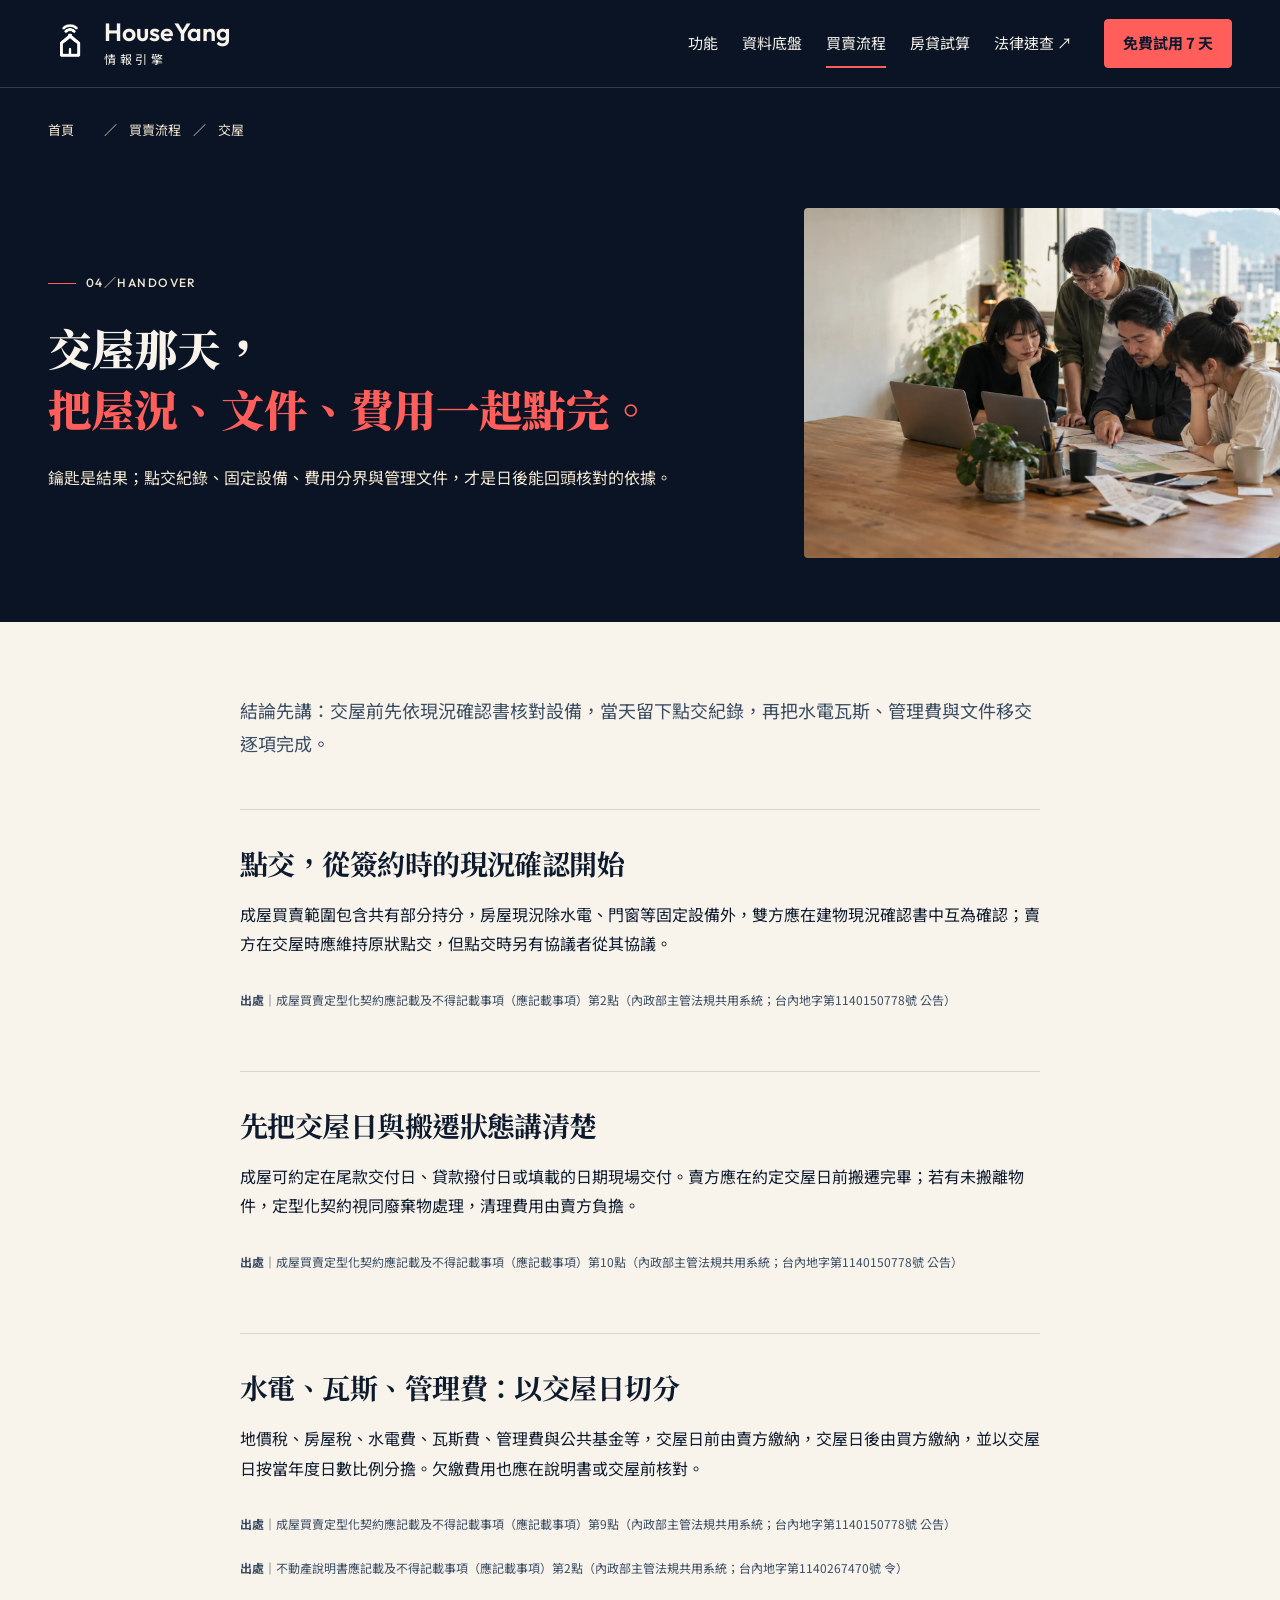
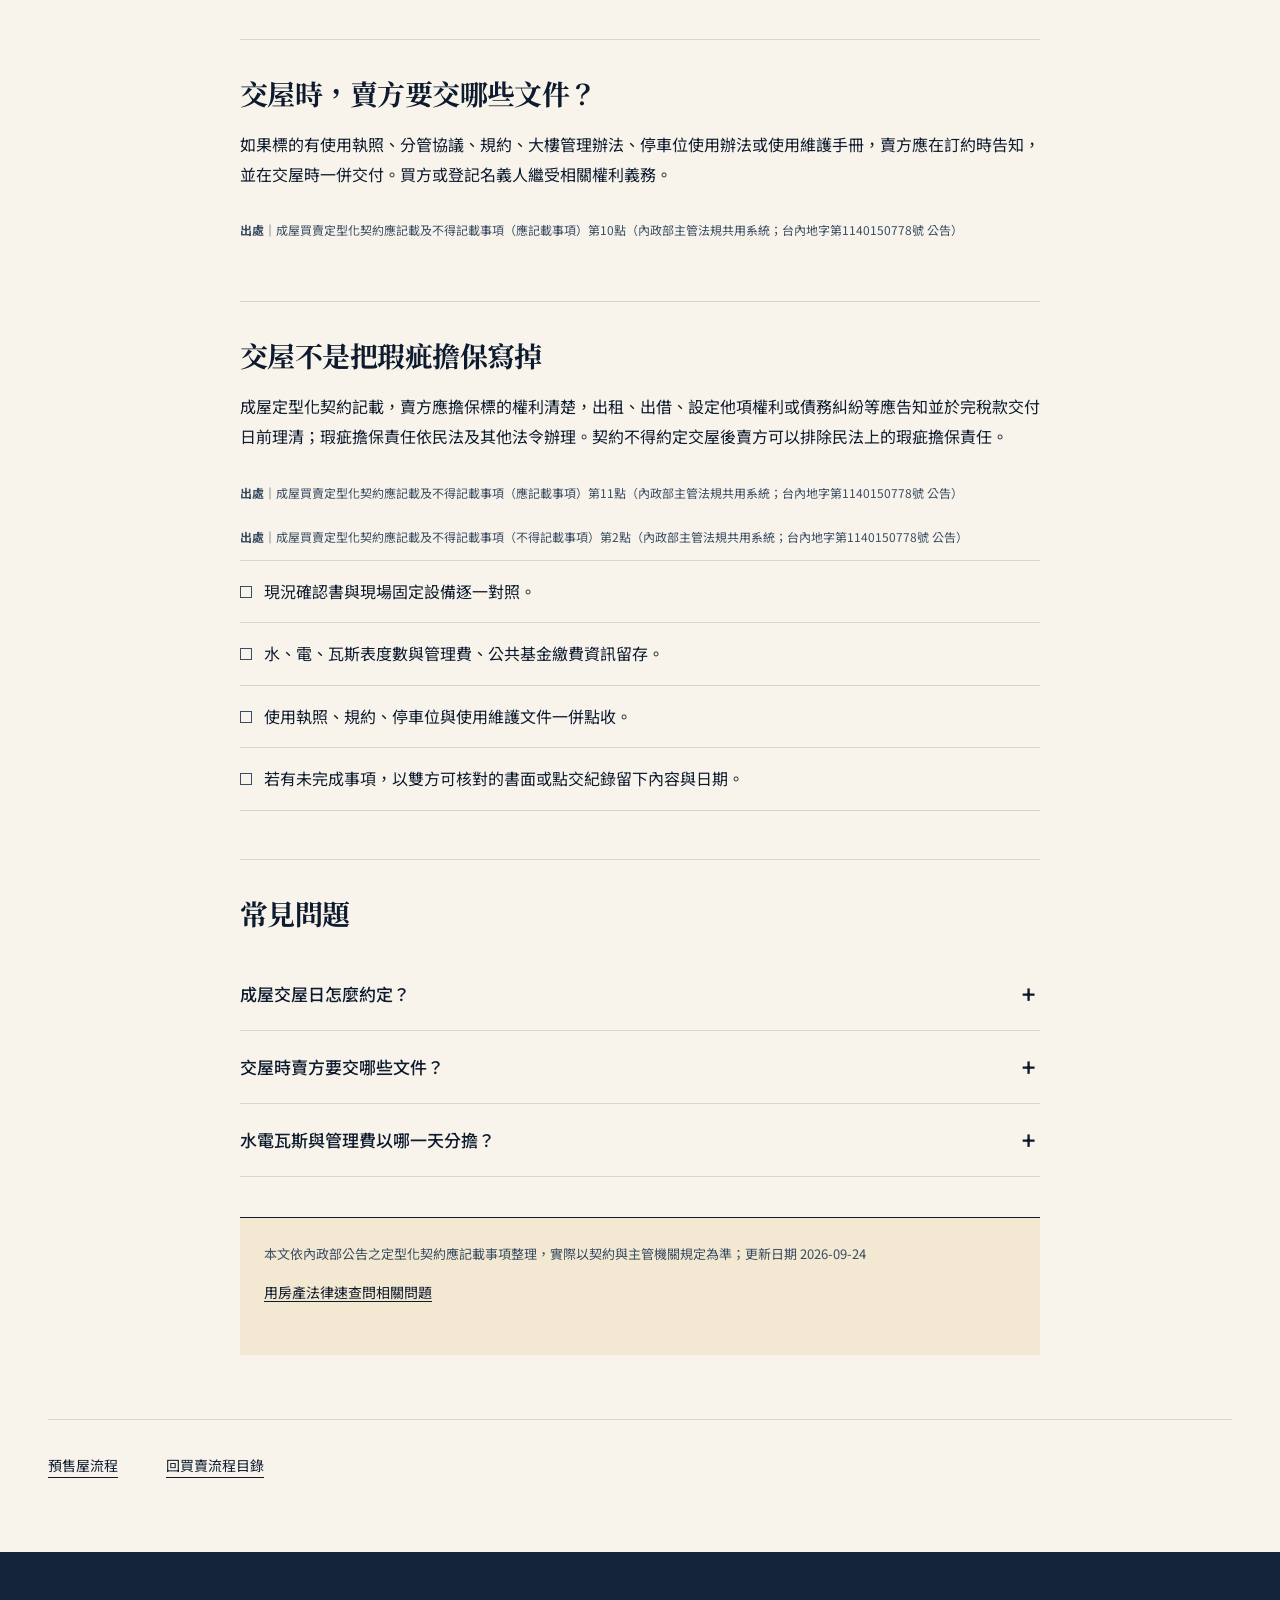
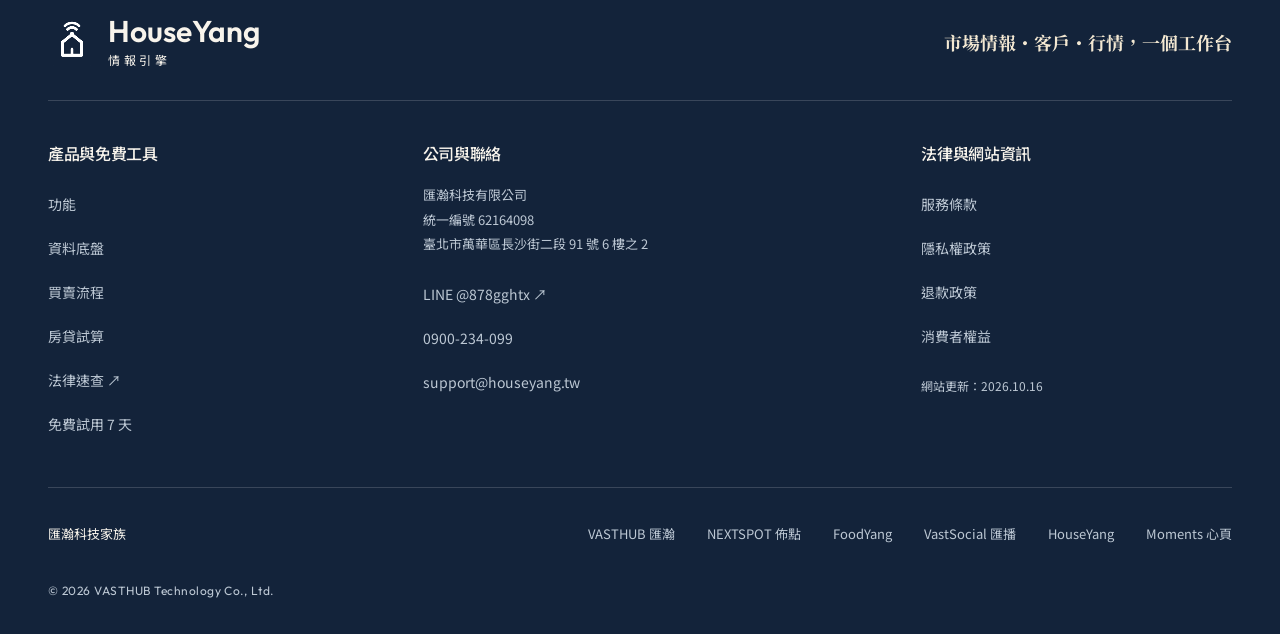
<file: guide/handover.html>
<!doctype html>
<html lang="zh-Hant">
<head>
<meta charset="utf-8"><meta name="viewport" content="width=device-width, initial-scale=1">
<title>買房交屋點交要注意什麼？｜HouseYang</title>
<meta name="description" content="成屋交屋怎麼點交？整理現況確認、交屋日、搬遷、水電瓦斯與管理費分界、文件移交的官方契約重點。">
<link rel="canonical" href="https://houseyang.tw/guide/handover.html">
<meta property="og:type" content="article"><meta property="og:title" content="買房交屋點交要注意什麼？｜HouseYang"><meta property="og:description" content="從點交、固定設備到水電瓦斯與交屋文件，整理交屋核對重點。"><meta property="og:url" content="https://houseyang.tw/guide/handover.html"><meta property="og:site_name" content="HouseYang 情報引擎"><meta property="og:locale" content="zh_TW">
<link rel="stylesheet" href="../assets/guide.css?v=20261016">
<script type="application/ld+json">{"@context":"https://schema.org","@type":"Article","headline":"買房交屋點交要注意什麼？","dateModified":"2026-09-24","author":{"@type":"Organization","name":"HouseYang"},"publisher":{"@type":"Organization","name":"HouseYang"},"mainEntityOfPage":"https://houseyang.tw/guide/handover.html"}</script>
<script type="application/ld+json">{"@context":"https://schema.org","@type":"FAQPage","mainEntity":[{"@type":"Question","name":"成屋交屋日怎麼約定？","acceptedAnswer":{"@type":"Answer","text":"成屋定型化契約以尾款交付日、貸款撥付日或契約填載日期，作為交付的約定方式。"}},{"@type":"Question","name":"交屋時賣方要交哪些文件？","acceptedAnswer":{"@type":"Answer","text":"使用執照、分管協議、規約、大樓管理辦法、停車位使用辦法與使用維護手冊等，依有無文件於交屋時交付。"}},{"@type":"Question","name":"水電瓦斯與管理費以哪一天分擔？","acceptedAnswer":{"@type":"Answer","text":"成屋定型化契約以交屋日為分界，並按年度日數比例負擔。"}}]}</script>
<link rel="preconnect" href="https://fonts.googleapis.com"><link rel="preconnect" href="https://fonts.gstatic.com" crossorigin><link href="https://fonts.googleapis.com/css2?family=Noto+Serif+TC:wght@700;900&family=Noto+Sans+TC:wght@400;500;700&family=Outfit:wght@400;500;600;700&display=swap" rel="stylesheet"><link rel="icon" href="../images/houseyang-icon-32.png"><meta name="theme-color" content="#0E1B2E"><meta property="og:image" content="https://houseyang.tw/assets/v2/img/hq-team.webp"><link rel="stylesheet" href="../assets/v2/site.css?v=20261016b"><link rel="stylesheet" href="../assets/v2/fx.css?v=20261112"><script src="../assets/v2/fx.js?v=20261112" defer></script><script defer src="../assets/v2/site.js?v=20261016b"></script><script type="application/ld+json">{"@context":"https://schema.org","@type":"Organization","name":"HouseYang 情報引擎","url":"https://houseyang.tw/","logo":"https://houseyang.tw/images/houseyang-icon-512.png","parentOrganization":{"@type":"Organization","name":"匯瀚科技有限公司","url":"https://vasthub.tw/"}}</script><script type="application/ld+json">{"@context":"https://schema.org","@type":"BreadcrumbList","itemListElement":[{"@type":"ListItem","position":1,"name":"首頁","item":"https://houseyang.tw/"},{"@type":"ListItem","position":2,"name":"買賣流程指南","item":"https://houseyang.tw/guide/index.html"},{"@type":"ListItem","position":3,"name":"買房交屋點交要注意什麼？","item":"https://houseyang.tw/guide/handover.html"}]}</script></head>
<body class="resource-page guide-page">
<a class="skip-link" href="#main-content">跳至主要內容</a>
<header class="site-header"><div class="wrap header-inner"><a class="brand" href="../index.html" aria-label="HouseYang 情報引擎首頁"><img class="brand-mark" src="../images/houseyang-icon-192.png" alt="" width="192" height="192"><span>HouseYang<b>情報引擎</b></span></a><nav class="desktop-nav" aria-label="主要導覽"><a href="../features.html">功能</a><a href="../data.html">資料底盤</a><a href="../guide/index.html" aria-current="page">買賣流程</a><a href="../tools/loan.html">房貸試算</a><a href="https://law.houseyang.tw/" target="_blank" rel="noopener">法律速查 ↗</a></nav><a class="button" href="../trial.html">免費試用 7 天 <span class="arrow" aria-hidden="true">→</span></a><button class="menu-toggle" type="button" aria-label="開啟選單" aria-controls="mobile-menu" aria-expanded="false"><span></span><span></span></button></div></header>
<dialog class="mobile-menu" id="mobile-menu" aria-label="網站導覽"><div class="menu-top"><a class="brand" href="../index.html" aria-label="HouseYang 情報引擎首頁"><img class="brand-mark" src="../images/houseyang-icon-192.png" alt="" width="192" height="192"><span>HouseYang<b>情報引擎</b></span></a><button class="menu-close" type="button">關閉 <span aria-hidden="true">×</span></button></div><nav aria-label="手機導覽"><a href="../features.html">功能</a><a href="../data.html">資料底盤</a><a href="../guide/index.html" aria-current="page">買賣流程</a><a href="../tools/loan.html">房貸試算</a><a href="https://law.houseyang.tw/" target="_blank" rel="noopener">法律速查 ↗</a></nav><a class="button" href="../trial.html">免費試用 7 天 <span class="arrow" aria-hidden="true">→</span></a><p>市場情報・客戶・行情，一個工作台</p></dialog>
<div class="resource-breadcrumb"><div class="wrap breadcrumb"><a href="../index.html">首頁</a><span>／</span><a href="index.html">買賣流程</a><span>／</span>交屋</div></div>
<header class="resource-hero"><div class="wrap"><div class="resource-title"><div class="eyebrow">04／HANDOVER</div><h1><span class="title-line"><span>交屋那天，</span></span><span class="title-line"><span><em>把屋況、文件、費用一起點完。</em></span></span></h1><p>鑰匙是結果；點交紀錄、固定設備、費用分界與管理文件，才是日後能回頭核對的依據。</p></div><picture class="resource-photo"><source media="(max-width: 767px)" srcset="../assets/v2/img/hq-team-m.webp" width="960" height="1200"><img src="../assets/v2/img/hq-team.webp" alt="工作與資料整理情境" width="1920" height="1080" fetchpriority="high" decoding="async"></picture></div></header>
<main id="main-content"><article class="prose"><p class="lead">結論先講：交屋前先依現況確認書核對設備，當天留下點交紀錄，再把水電瓦斯、管理費與文件移交逐項完成。</p>
<h2>點交，從簽約時的現況確認開始</h2><p>成屋買賣範圍包含共有部分持分，房屋現況除水電、門窗等固定設備外，雙方應在建物現況確認書中互為確認；賣方在交屋時應維持原狀點交，但點交時另有協議者從其協議。</p><a class="cite" href="https://glrs.moi.gov.tw/LawContent.aspx?id=GL000442" target="_blank" rel="noopener">成屋買賣定型化契約應記載及不得記載事項（應記載事項）第2點（內政部主管法規共用系統；台內地字第1140150778號 公告）</a>
<h2>先把交屋日與搬遷狀態講清楚</h2><p>成屋可約定在尾款交付日、貸款撥付日或填載的日期現場交付。賣方應在約定交屋日前搬遷完畢；若有未搬離物件，定型化契約視同廢棄物處理，清理費用由賣方負擔。</p><a class="cite" href="https://glrs.moi.gov.tw/LawContent.aspx?id=GL000442" target="_blank" rel="noopener">成屋買賣定型化契約應記載及不得記載事項（應記載事項）第10點（內政部主管法規共用系統；台內地字第1140150778號 公告）</a>
<h2>水電、瓦斯、管理費：以交屋日切分</h2><p>地價稅、房屋稅、水電費、瓦斯費、管理費與公共基金等，交屋日前由賣方繳納，交屋日後由買方繳納，並以交屋日按當年度日數比例分擔。欠繳費用也應在說明書或交屋前核對。</p><a class="cite" href="https://glrs.moi.gov.tw/LawContent.aspx?id=GL000442" target="_blank" rel="noopener">成屋買賣定型化契約應記載及不得記載事項（應記載事項）第9點（內政部主管法規共用系統；台內地字第1140150778號 公告）</a><a class="cite" href="https://glrs.moi.gov.tw/LawContent.aspx?id=FL003292" target="_blank" rel="noopener">不動產說明書應記載及不得記載事項（應記載事項）第2點（內政部主管法規共用系統；台內地字第1140267470號 令）</a>
<h2>交屋時，賣方要交哪些文件？</h2><p>如果標的有使用執照、分管協議、規約、大樓管理辦法、停車位使用辦法或使用維護手冊，賣方應在訂約時告知，並在交屋時一併交付。買方或登記名義人繼受相關權利義務。</p><a class="cite" href="https://glrs.moi.gov.tw/LawContent.aspx?id=GL000442" target="_blank" rel="noopener">成屋買賣定型化契約應記載及不得記載事項（應記載事項）第10點（內政部主管法規共用系統；台內地字第1140150778號 公告）</a>
<h2>交屋不是把瑕疵擔保寫掉</h2><p>成屋定型化契約記載，賣方應擔保標的權利清楚，出租、出借、設定他項權利或債務糾紛等應告知並於完稅款交付日前理清；瑕疵擔保責任依民法及其他法令辦理。契約不得約定交屋後賣方可以排除民法上的瑕疵擔保責任。</p><a class="cite" href="https://glrs.moi.gov.tw/LawContent.aspx?id=GL000442" target="_blank" rel="noopener">成屋買賣定型化契約應記載及不得記載事項（應記載事項）第11點（內政部主管法規共用系統；台內地字第1140150778號 公告）</a><a class="cite" href="https://glrs.moi.gov.tw/LawContent.aspx?id=GL000442" target="_blank" rel="noopener">成屋買賣定型化契約應記載及不得記載事項（不得記載事項）第2點（內政部主管法規共用系統；台內地字第1140150778號 公告）</a>
<ul class="checklist"><li>現況確認書與現場固定設備逐一對照。</li><li>水、電、瓦斯表度數與管理費、公共基金繳費資訊留存。</li><li>使用執照、規約、停車位與使用維護文件一併點收。</li><li>若有未完成事項，以雙方可核對的書面或點交紀錄留下內容與日期。</li></ul>
<section class="faq"><h2>常見問題</h2><details><summary>成屋交屋日怎麼約定？</summary><p>成屋定型化契約以尾款交付日、貸款撥付日或契約填載日期，作為交付的約定方式。</p></details><details><summary>交屋時賣方要交哪些文件？</summary><p>使用執照、分管協議、規約、大樓管理辦法、停車位使用辦法與使用維護手冊等，依有無文件於交屋時交付。</p></details><details><summary>水電瓦斯與管理費以哪一天分擔？</summary><p>成屋定型化契約以交屋日為分界，並按年度日數比例負擔。</p></details></section>
<div class="source-strip">本文依內政部公告之定型化契約應記載事項整理，實際以契約與主管機關規定為準；更新日期 2026-09-24<br><a class="law-more" href="https://law.houseyang.tw/" target="_blank" rel="noopener">用房產法律速查問相關問題</a></div></article></main>
<div class="onward wrap" aria-label="延伸閱讀"><a href="presale.html">預售屋流程</a><a href="index.html">回買賣流程目錄</a></div><footer class="site-footer"><div class="wrap">
<div class="footer-brand"><a class="brand" href="../index.html" aria-label="HouseYang 情報引擎首頁"><img class="brand-mark" src="../images/houseyang-icon-192.png" alt="" width="192" height="192"><span>HouseYang<b>情報引擎</b></span></a><p>市場情報・客戶・行情，一個工作台</p></div>
<div class="footer-columns"><div><h2>產品與免費工具</h2><nav aria-label="頁尾產品連結"><a href="../features.html">功能</a><a href="../data.html">資料底盤</a><a href="../guide/index.html">買賣流程</a><a href="../tools/loan.html">房貸試算</a><a href="https://law.houseyang.tw/" target="_blank" rel="noopener">法律速查 ↗</a><a href="../trial.html">免費試用 7 天</a></nav></div>
<div class="company"><h2>公司與聯絡</h2><p class="company-info"><span>匯瀚科技有限公司</span><span>統一編號 62164098</span><span>臺北市萬華區長沙街二段 91 號 6 樓之 2</span></p><nav aria-label="聯絡方式"><a href="https://lin.ee/6oqS8hI" target="_blank" rel="noopener">LINE @878gghtx ↗</a><a href="tel:0900234099">0900-234-099</a><a href="mailto:support@houseyang.tw">support@houseyang.tw</a></nav></div>
<div><h2>法律與網站資訊</h2><nav aria-label="法律連結"><a href="../legal.html#terms">服務條款</a><a href="../legal.html#privacy">隱私權政策</a><a href="../legal.html#refund">退款政策</a><a href="../legal.html#consumer">消費者權益</a></nav><p class="footer-update">網站更新：2026.10.16</p></div></div>
<div class="family"><span>匯瀚科技家族</span><a href="https://vasthub.tw/" target="_blank" rel="noopener">VASTHUB 匯瀚</a><a href="https://nextspot.tw/" target="_blank" rel="noopener">NEXTSPOT 佈點</a><a href="https://foodyang.tw/" target="_blank" rel="noopener">FoodYang</a><a href="https://vastsocial.vasthub.tw/" target="_blank" rel="noopener">VastSocial 匯播</a><a href="https://houseyang.tw/">HouseYang</a><a href="https://moments.tw/" target="_blank" rel="noopener">Moments 心頁</a></div><p class="copyright">© 2026 VASTHUB Technology Co., Ltd.</p>
</div></footer>
</body>
</html>
</file>
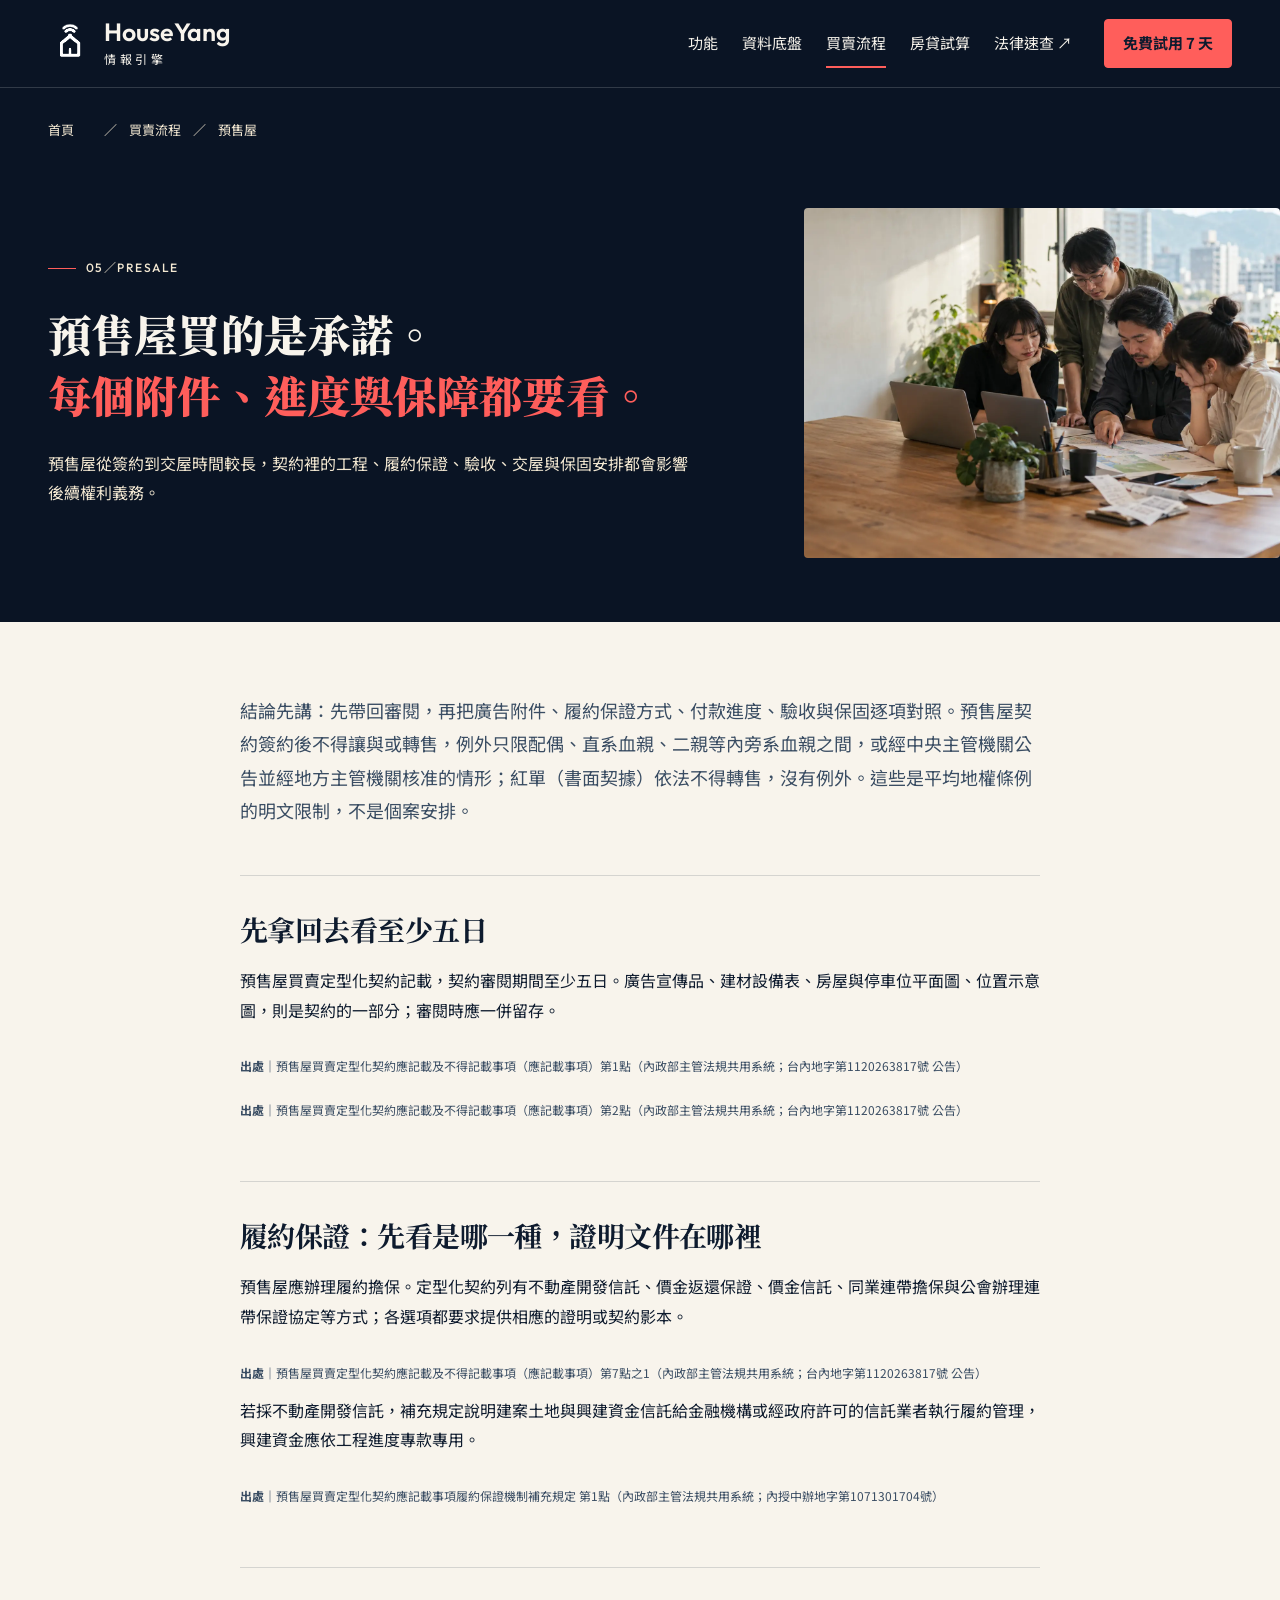
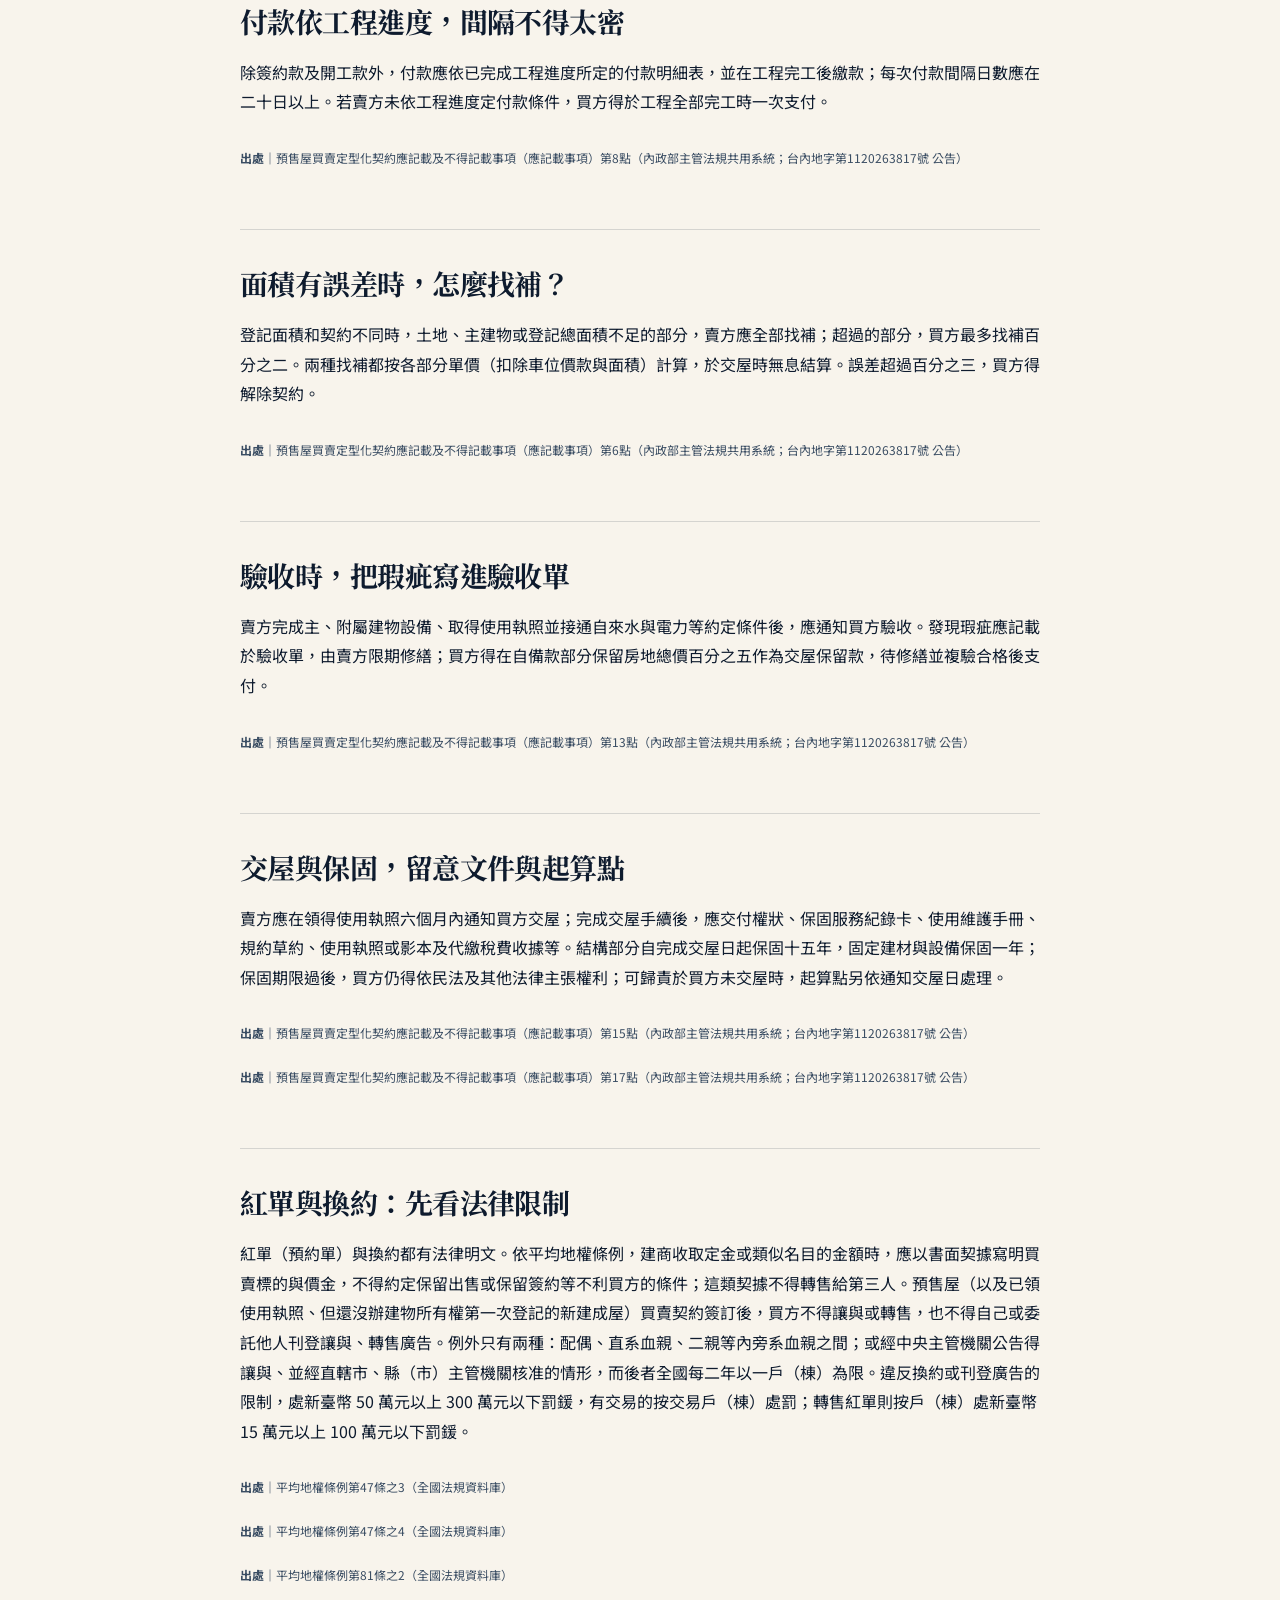
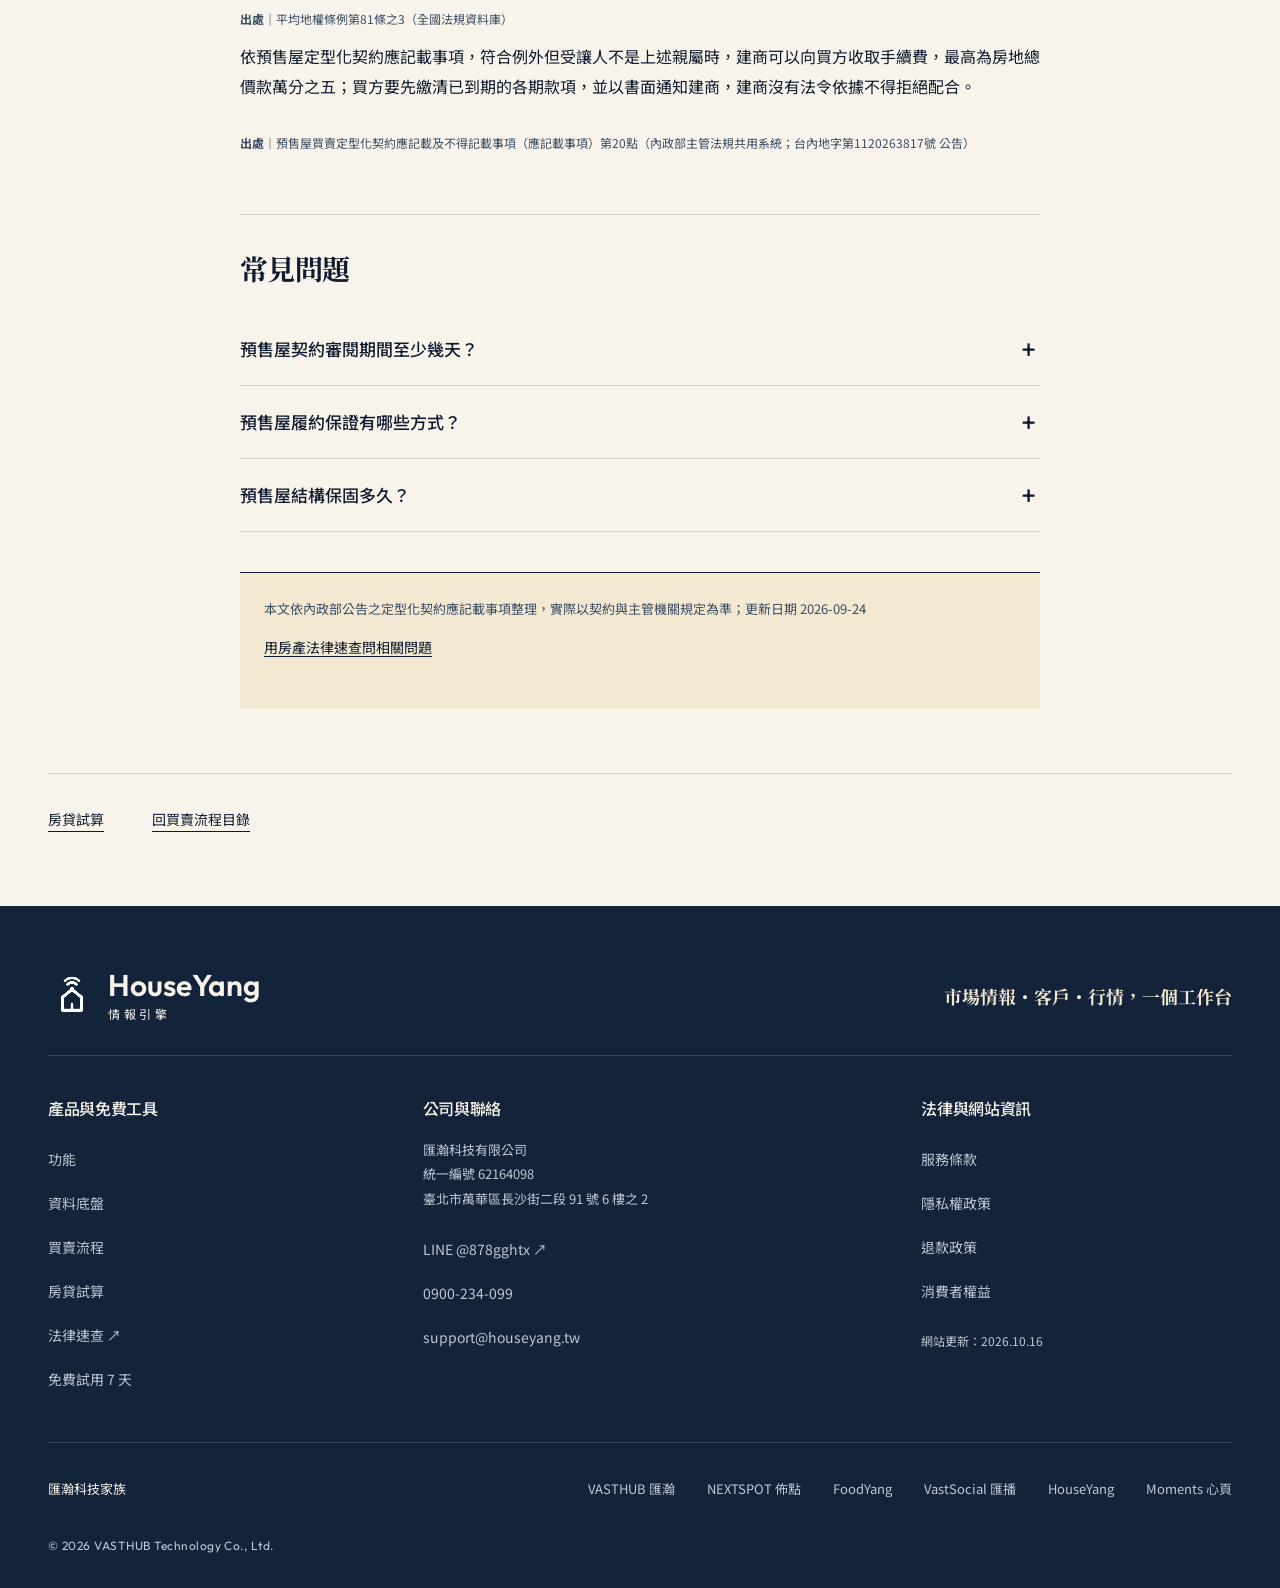
<file: guide/presale.html>
<!doctype html>
<html lang="zh-Hant">
<head>
<meta charset="utf-8"><meta name="viewport" content="width=device-width, initial-scale=1">
<title>預售屋簽約與交屋重點｜HouseYang</title>
<meta name="description" content="預售屋怎麼看契約？依內政部定型化契約整理審閱期、履約保證、工程付款、驗收、交屋保固與換約限制。">
<link rel="canonical" href="https://houseyang.tw/guide/presale.html">
<meta property="og:type" content="article"><meta property="og:title" content="預售屋簽約與交屋重點｜HouseYang"><meta property="og:description" content="從審閱、履約保證到驗收與保固，整理預售屋契約的關鍵節點。"><meta property="og:url" content="https://houseyang.tw/guide/presale.html"><meta property="og:site_name" content="HouseYang 情報引擎"><meta property="og:locale" content="zh_TW">
<link rel="stylesheet" href="../assets/guide.css?v=20261016">
<script type="application/ld+json">{"@context":"https://schema.org","@type":"Article","headline":"預售屋簽約與交屋重點","dateModified":"2026-09-24","author":{"@type":"Organization","name":"HouseYang"},"publisher":{"@type":"Organization","name":"HouseYang"},"mainEntityOfPage":"https://houseyang.tw/guide/presale.html"}</script>
<script type="application/ld+json">{"@context":"https://schema.org","@type":"FAQPage","mainEntity":[{"@type":"Question","name":"預售屋契約審閱期間至少幾天？","acceptedAnswer":{"@type":"Answer","text":"預售屋買賣定型化契約記載，買方攜回審閱的期間至少五日。"}},{"@type":"Question","name":"預售屋履約保證有哪些方式？","acceptedAnswer":{"@type":"Answer","text":"定型化契約列有不動產開發信託、價金返還保證、價金信託、同業連帶擔保及公會連帶保證協定等選項。"}},{"@type":"Question","name":"預售屋結構保固多久？","acceptedAnswer":{"@type":"Answer","text":"定型化契約記載，自完成交屋日起，結構部分保固十五年，固定建材及設備部分保固一年；保固期限過後，買方仍得依民法及其他法律主張權利。"}}]}</script>
<link rel="preconnect" href="https://fonts.googleapis.com"><link rel="preconnect" href="https://fonts.gstatic.com" crossorigin><link href="https://fonts.googleapis.com/css2?family=Noto+Serif+TC:wght@700;900&family=Noto+Sans+TC:wght@400;500;700&family=Outfit:wght@400;500;600;700&display=swap" rel="stylesheet"><link rel="icon" href="../images/houseyang-icon-32.png"><meta name="theme-color" content="#0E1B2E"><meta property="og:image" content="https://houseyang.tw/assets/v2/img/hq-team.webp"><link rel="stylesheet" href="../assets/v2/site.css?v=20261016b"><link rel="stylesheet" href="../assets/v2/fx.css?v=20261112"><script src="../assets/v2/fx.js?v=20261112" defer></script><script defer src="../assets/v2/site.js?v=20261016b"></script><script type="application/ld+json">{"@context":"https://schema.org","@type":"Organization","name":"HouseYang 情報引擎","url":"https://houseyang.tw/","logo":"https://houseyang.tw/images/houseyang-icon-512.png","parentOrganization":{"@type":"Organization","name":"匯瀚科技有限公司","url":"https://vasthub.tw/"}}</script><script type="application/ld+json">{"@context":"https://schema.org","@type":"BreadcrumbList","itemListElement":[{"@type":"ListItem","position":1,"name":"首頁","item":"https://houseyang.tw/"},{"@type":"ListItem","position":2,"name":"買賣流程指南","item":"https://houseyang.tw/guide/index.html"},{"@type":"ListItem","position":3,"name":"預售屋簽約與交屋重點","item":"https://houseyang.tw/guide/presale.html"}]}</script></head>
<body class="resource-page guide-page">
<a class="skip-link" href="#main-content">跳至主要內容</a>
<header class="site-header"><div class="wrap header-inner"><a class="brand" href="../index.html" aria-label="HouseYang 情報引擎首頁"><img class="brand-mark" src="../images/houseyang-icon-192.png" alt="" width="192" height="192"><span>HouseYang<b>情報引擎</b></span></a><nav class="desktop-nav" aria-label="主要導覽"><a href="../features.html">功能</a><a href="../data.html">資料底盤</a><a href="../guide/index.html" aria-current="page">買賣流程</a><a href="../tools/loan.html">房貸試算</a><a href="https://law.houseyang.tw/" target="_blank" rel="noopener">法律速查 ↗</a></nav><a class="button" href="../trial.html">免費試用 7 天 <span class="arrow" aria-hidden="true">→</span></a><button class="menu-toggle" type="button" aria-label="開啟選單" aria-controls="mobile-menu" aria-expanded="false"><span></span><span></span></button></div></header>
<dialog class="mobile-menu" id="mobile-menu" aria-label="網站導覽"><div class="menu-top"><a class="brand" href="../index.html" aria-label="HouseYang 情報引擎首頁"><img class="brand-mark" src="../images/houseyang-icon-192.png" alt="" width="192" height="192"><span>HouseYang<b>情報引擎</b></span></a><button class="menu-close" type="button">關閉 <span aria-hidden="true">×</span></button></div><nav aria-label="手機導覽"><a href="../features.html">功能</a><a href="../data.html">資料底盤</a><a href="../guide/index.html" aria-current="page">買賣流程</a><a href="../tools/loan.html">房貸試算</a><a href="https://law.houseyang.tw/" target="_blank" rel="noopener">法律速查 ↗</a></nav><a class="button" href="../trial.html">免費試用 7 天 <span class="arrow" aria-hidden="true">→</span></a><p>市場情報・客戶・行情，一個工作台</p></dialog>
<div class="resource-breadcrumb"><div class="wrap breadcrumb"><a href="../index.html">首頁</a><span>／</span><a href="index.html">買賣流程</a><span>／</span>預售屋</div></div>
<header class="resource-hero"><div class="wrap"><div class="resource-title"><div class="eyebrow">05／PRESALE</div><h1><span class="title-line"><span>預售屋買的是承諾。</span></span><span class="title-line"><span><em>每個附件、進度與保障都要看。</em></span></span></h1><p>預售屋從簽約到交屋時間較長，契約裡的工程、履約保證、驗收、交屋與保固安排都會影響後續權利義務。</p></div><picture class="resource-photo"><source media="(max-width: 767px)" srcset="../assets/v2/img/hq-team-m.webp" width="960" height="1200"><img src="../assets/v2/img/hq-team.webp" alt="工作與資料整理情境" width="1920" height="1080" fetchpriority="high" decoding="async"></picture></div></header>
<main id="main-content"><article class="prose"><p class="lead">結論先講：先帶回審閱，再把廣告附件、履約保證方式、付款進度、驗收與保固逐項對照。預售屋契約簽約後不得讓與或轉售，例外只限配偶、直系血親、二親等內旁系血親之間，或經中央主管機關公告並經地方主管機關核准的情形；紅單（書面契據）依法不得轉售，沒有例外。這些是平均地權條例的明文限制，不是個案安排。</p>
<h2>先拿回去看至少五日</h2><p>預售屋買賣定型化契約記載，契約審閱期間至少五日。廣告宣傳品、建材設備表、房屋與停車位平面圖、位置示意圖，則是契約的一部分；審閱時應一併留存。</p><a class="cite" href="https://glrs.moi.gov.tw/LawContent.aspx?id=FL003296" target="_blank" rel="noopener">預售屋買賣定型化契約應記載及不得記載事項（應記載事項）第1點（內政部主管法規共用系統；台內地字第1120263817號 公告）</a><a class="cite" href="https://glrs.moi.gov.tw/LawContent.aspx?id=FL003296" target="_blank" rel="noopener">預售屋買賣定型化契約應記載及不得記載事項（應記載事項）第2點（內政部主管法規共用系統；台內地字第1120263817號 公告）</a>
<h2>履約保證：先看是哪一種，證明文件在哪裡</h2><p>預售屋應辦理履約擔保。定型化契約列有不動產開發信託、價金返還保證、價金信託、同業連帶擔保與公會辦理連帶保證協定等方式；各選項都要求提供相應的證明或契約影本。</p><a class="cite" href="https://glrs.moi.gov.tw/LawContent.aspx?id=FL003296" target="_blank" rel="noopener">預售屋買賣定型化契約應記載及不得記載事項（應記載事項）第7點之1（內政部主管法規共用系統；台內地字第1120263817號 公告）</a><p>若採不動產開發信託，補充規定說明建案土地與興建資金信託給金融機構或經政府許可的信託業者執行履約管理，興建資金應依工程進度專款專用。</p><a class="cite" href="https://glrs.moi.gov.tw/LawContent.aspx?id=GL000124" target="_blank" rel="noopener">預售屋買賣定型化契約應記載事項履約保證機制補充規定 第1點（內政部主管法規共用系統；內授中辦地字第1071301704號）</a>
<h2>付款依工程進度，間隔不得太密</h2><p>除簽約款及開工款外，付款應依已完成工程進度所定的付款明細表，並在工程完工後繳款；每次付款間隔日數應在二十日以上。若賣方未依工程進度定付款條件，買方得於工程全部完工時一次支付。</p><a class="cite" href="https://glrs.moi.gov.tw/LawContent.aspx?id=FL003296" target="_blank" rel="noopener">預售屋買賣定型化契約應記載及不得記載事項（應記載事項）第8點（內政部主管法規共用系統；台內地字第1120263817號 公告）</a>
<h2>面積有誤差時，怎麼找補？</h2><p>登記面積和契約不同時，土地、主建物或登記總面積不足的部分，賣方應全部找補；超過的部分，買方最多找補百分之二。兩種找補都按各部分單價（扣除車位價款與面積）計算，於交屋時無息結算。誤差超過百分之三，買方得解除契約。</p><a class="cite" href="https://glrs.moi.gov.tw/LawContent.aspx?id=FL003296" target="_blank" rel="noopener">預售屋買賣定型化契約應記載及不得記載事項（應記載事項）第6點（內政部主管法規共用系統；台內地字第1120263817號 公告）</a>
<h2>驗收時，把瑕疵寫進驗收單</h2><p>賣方完成主、附屬建物設備、取得使用執照並接通自來水與電力等約定條件後，應通知買方驗收。發現瑕疵應記載於驗收單，由賣方限期修繕；買方得在自備款部分保留房地總價百分之五作為交屋保留款，待修繕並複驗合格後支付。</p><a class="cite" href="https://glrs.moi.gov.tw/LawContent.aspx?id=FL003296" target="_blank" rel="noopener">預售屋買賣定型化契約應記載及不得記載事項（應記載事項）第13點（內政部主管法規共用系統；台內地字第1120263817號 公告）</a>
<h2>交屋與保固，留意文件與起算點</h2><p>賣方應在領得使用執照六個月內通知買方交屋；完成交屋手續後，應交付權狀、保固服務紀錄卡、使用維護手冊、規約草約、使用執照或影本及代繳稅費收據等。結構部分自完成交屋日起保固十五年，固定建材與設備保固一年；保固期限過後，買方仍得依民法及其他法律主張權利；可歸責於買方未交屋時，起算點另依通知交屋日處理。</p><a class="cite" href="https://glrs.moi.gov.tw/LawContent.aspx?id=FL003296" target="_blank" rel="noopener">預售屋買賣定型化契約應記載及不得記載事項（應記載事項）第15點（內政部主管法規共用系統；台內地字第1120263817號 公告）</a><a class="cite" href="https://glrs.moi.gov.tw/LawContent.aspx?id=FL003296" target="_blank" rel="noopener">預售屋買賣定型化契約應記載及不得記載事項（應記載事項）第17點（內政部主管法規共用系統；台內地字第1120263817號 公告）</a>
<h2>紅單與換約：先看法律限制</h2><p>紅單（預約單）與換約都有法律明文。依平均地權條例，建商收取定金或類似名目的金額時，應以書面契據寫明買賣標的與價金，不得約定保留出售或保留簽約等不利買方的條件；這類契據不得轉售給第三人。預售屋（以及已領使用執照、但還沒辦建物所有權第一次登記的新建成屋）買賣契約簽訂後，買方不得讓與或轉售，也不得自己或委託他人刊登讓與、轉售廣告。例外只有兩種：配偶、直系血親、二親等內旁系血親之間；或經中央主管機關公告得讓與、並經直轄市、縣（市）主管機關核准的情形，而後者全國每二年以一戶（棟）為限。違反換約或刊登廣告的限制，處新臺幣 50 萬元以上 300 萬元以下罰鍰，有交易的按交易戶（棟）處罰；轉售紅單則按戶（棟）處新臺幣 15 萬元以上 100 萬元以下罰鍰。</p><a class="cite" href="https://law.moj.gov.tw/LawClass/LawSingle.aspx?pcode=D0060009&amp;flno=47-3" target="_blank" rel="noopener">平均地權條例第47條之3（全國法規資料庫）</a><a class="cite" href="https://law.moj.gov.tw/LawClass/LawSingle.aspx?pcode=D0060009&amp;flno=47-4" target="_blank" rel="noopener">平均地權條例第47條之4（全國法規資料庫）</a><a class="cite" href="https://law.moj.gov.tw/LawClass/LawSingle.aspx?pcode=D0060009&amp;flno=81-2" target="_blank" rel="noopener">平均地權條例第81條之2（全國法規資料庫）</a><a class="cite" href="https://law.moj.gov.tw/LawClass/LawSingle.aspx?pcode=D0060009&amp;flno=81-3" target="_blank" rel="noopener">平均地權條例第81條之3（全國法規資料庫）</a><p>依預售屋定型化契約應記載事項，符合例外但受讓人不是上述親屬時，建商可以向買方收取手續費，最高為房地總價款萬分之五；買方要先繳清已到期的各期款項，並以書面通知建商，建商沒有法令依據不得拒絕配合。</p><a class="cite" href="https://glrs.moi.gov.tw/LawContent.aspx?id=FL003296" target="_blank" rel="noopener">預售屋買賣定型化契約應記載及不得記載事項（應記載事項）第20點（內政部主管法規共用系統；台內地字第1120263817號 公告）</a>
<section class="faq"><h2>常見問題</h2><details><summary>預售屋契約審閱期間至少幾天？</summary><p>預售屋買賣定型化契約記載，買方攜回審閱的期間至少五日。</p></details><details><summary>預售屋履約保證有哪些方式？</summary><p>定型化契約列有不動產開發信託、價金返還保證、價金信託、同業連帶擔保及公會連帶保證協定等選項。</p></details><details><summary>預售屋結構保固多久？</summary><p>定型化契約記載，自完成交屋日起，結構部分保固十五年，固定建材及設備部分保固一年；保固期限過後，買方仍得依民法及其他法律主張權利。</p></details></section>
<div class="source-strip">本文依內政部公告之定型化契約應記載事項整理，實際以契約與主管機關規定為準；更新日期 2026-09-24<br><a class="law-more" href="https://law.houseyang.tw/" target="_blank" rel="noopener">用房產法律速查問相關問題</a></div></article></main>
<div class="onward wrap" aria-label="延伸閱讀"><a href="../tools/loan.html">房貸試算</a><a href="index.html">回買賣流程目錄</a></div><footer class="site-footer"><div class="wrap">
<div class="footer-brand"><a class="brand" href="../index.html" aria-label="HouseYang 情報引擎首頁"><img class="brand-mark" src="../images/houseyang-icon-192.png" alt="" width="192" height="192"><span>HouseYang<b>情報引擎</b></span></a><p>市場情報・客戶・行情，一個工作台</p></div>
<div class="footer-columns"><div><h2>產品與免費工具</h2><nav aria-label="頁尾產品連結"><a href="../features.html">功能</a><a href="../data.html">資料底盤</a><a href="../guide/index.html">買賣流程</a><a href="../tools/loan.html">房貸試算</a><a href="https://law.houseyang.tw/" target="_blank" rel="noopener">法律速查 ↗</a><a href="../trial.html">免費試用 7 天</a></nav></div>
<div class="company"><h2>公司與聯絡</h2><p class="company-info"><span>匯瀚科技有限公司</span><span>統一編號 62164098</span><span>臺北市萬華區長沙街二段 91 號 6 樓之 2</span></p><nav aria-label="聯絡方式"><a href="https://lin.ee/6oqS8hI" target="_blank" rel="noopener">LINE @878gghtx ↗</a><a href="tel:0900234099">0900-234-099</a><a href="mailto:support@houseyang.tw">support@houseyang.tw</a></nav></div>
<div><h2>法律與網站資訊</h2><nav aria-label="法律連結"><a href="../legal.html#terms">服務條款</a><a href="../legal.html#privacy">隱私權政策</a><a href="../legal.html#refund">退款政策</a><a href="../legal.html#consumer">消費者權益</a></nav><p class="footer-update">網站更新：2026.10.16</p></div></div>
<div class="family"><span>匯瀚科技家族</span><a href="https://vasthub.tw/" target="_blank" rel="noopener">VASTHUB 匯瀚</a><a href="https://nextspot.tw/" target="_blank" rel="noopener">NEXTSPOT 佈點</a><a href="https://foodyang.tw/" target="_blank" rel="noopener">FoodYang</a><a href="https://vastsocial.vasthub.tw/" target="_blank" rel="noopener">VastSocial 匯播</a><a href="https://houseyang.tw/">HouseYang</a><a href="https://moments.tw/" target="_blank" rel="noopener">Moments 心頁</a></div><p class="copyright">© 2026 VASTHUB Technology Co., Ltd.</p>
</div></footer>
</body>
</html>
</file>
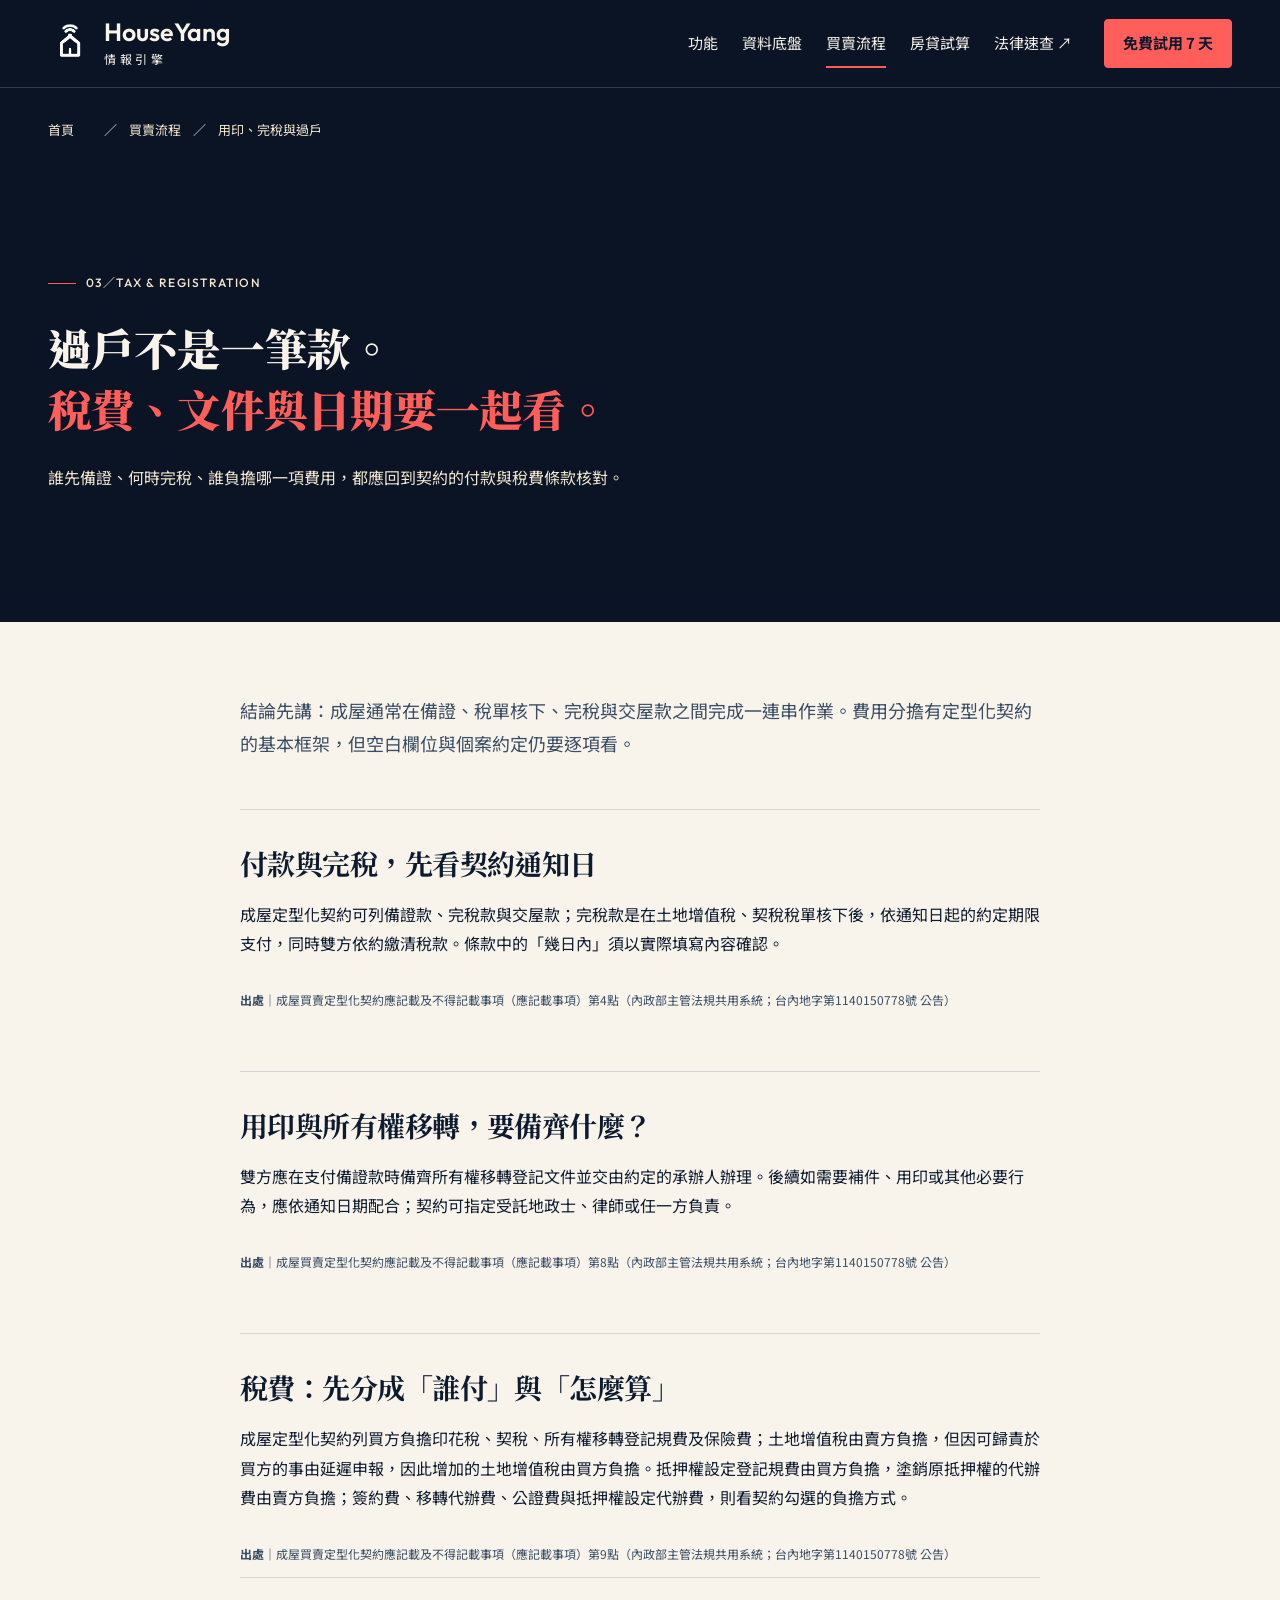
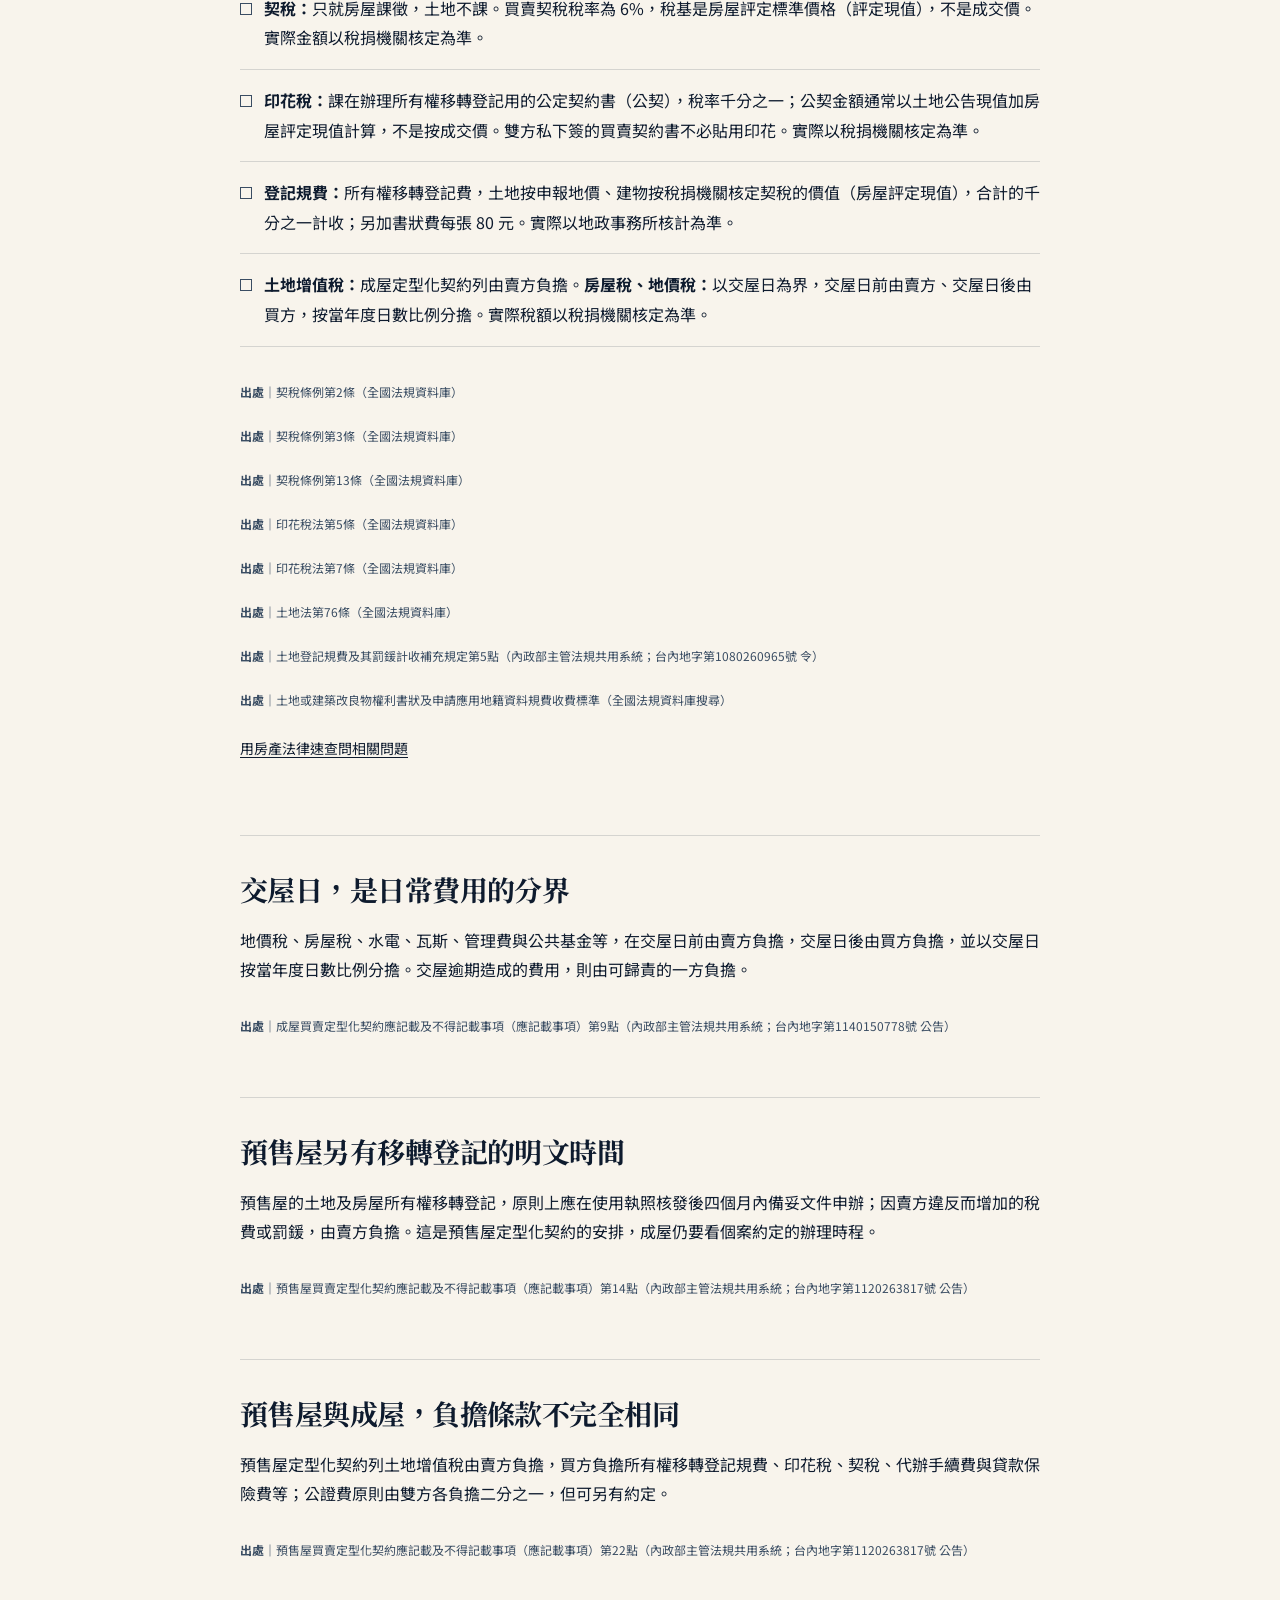
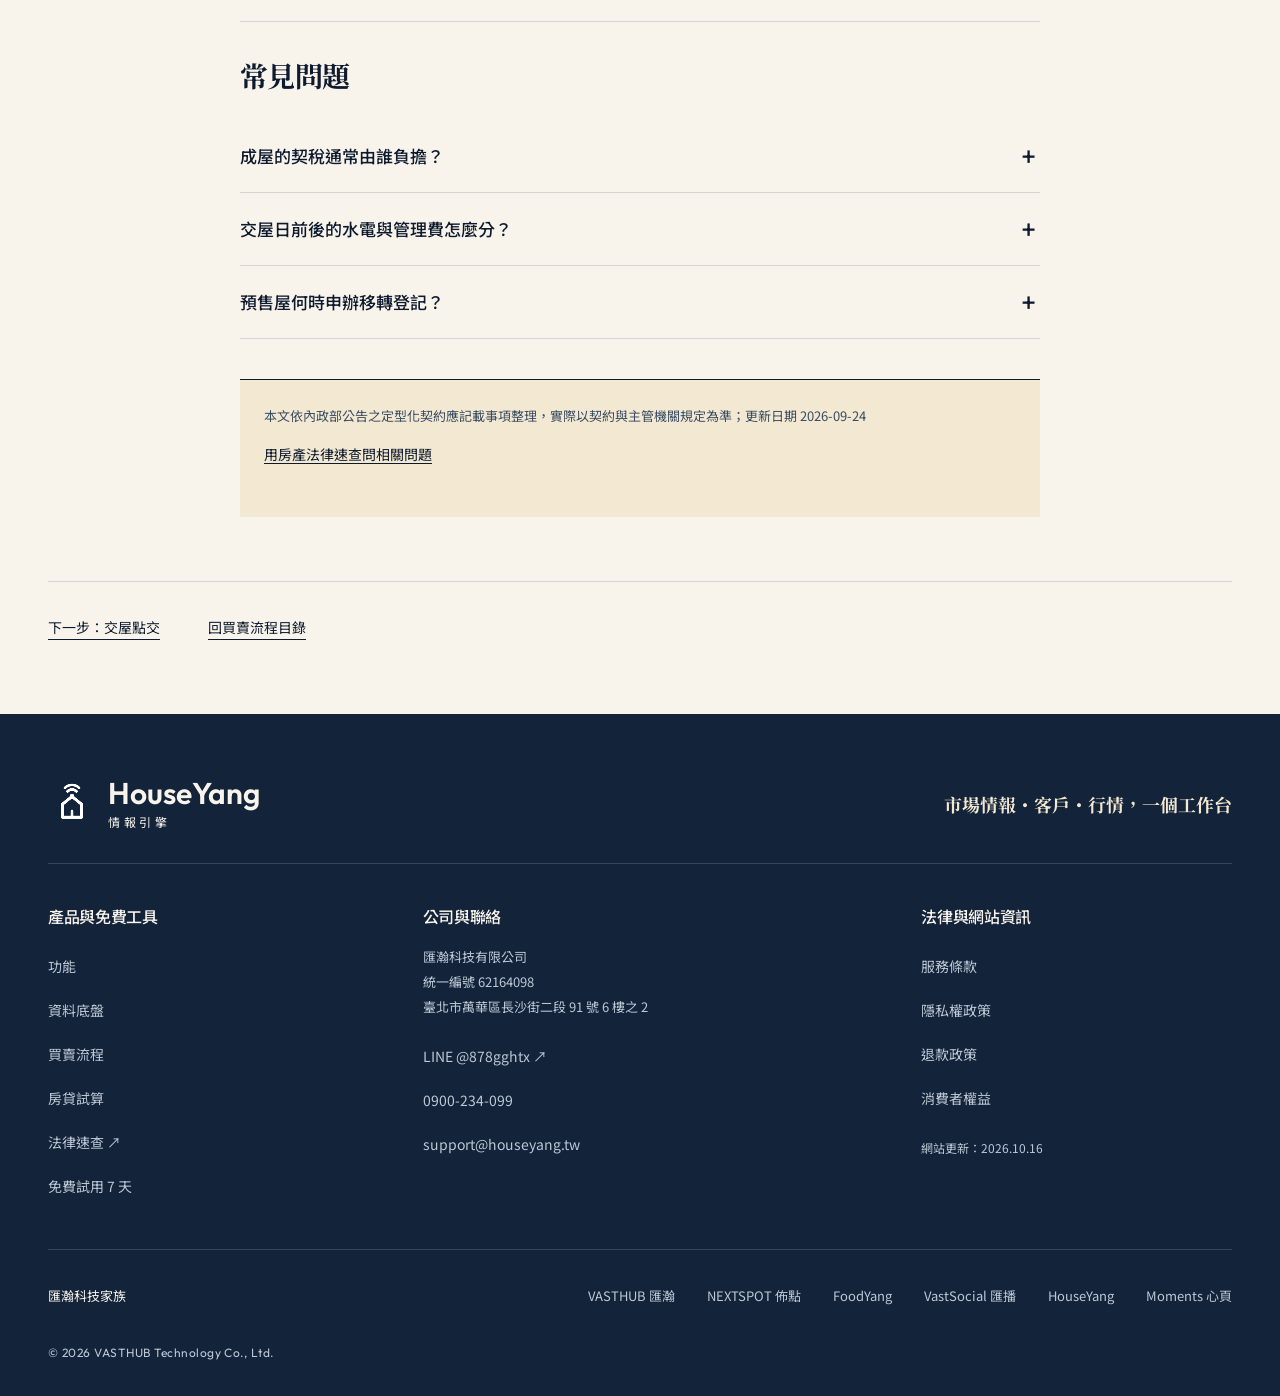
<file: guide/tax-and-registration.html>
<!doctype html>
<html lang="zh-Hant">
<head>
<meta charset="utf-8"><meta name="viewport" content="width=device-width, initial-scale=1">
<title>買房稅費與過戶流程｜HouseYang</title>
<meta name="description" content="買房用印、完稅與過戶怎麼走？整理成屋稅費、所有權移轉費與交屋日的費用分界。">
<link rel="canonical" href="https://houseyang.tw/guide/tax-and-registration.html">
<meta property="og:type" content="article"><meta property="og:title" content="買房稅費與過戶流程｜HouseYang"><meta property="og:description" content="用印、完稅與過戶的稅費分擔與文件節點。"><meta property="og:url" content="https://houseyang.tw/guide/tax-and-registration.html"><meta property="og:site_name" content="HouseYang 情報引擎"><meta property="og:locale" content="zh_TW">
<link rel="stylesheet" href="../assets/guide.css?v=20261016">
<script type="application/ld+json">{"@context":"https://schema.org","@type":"Article","headline":"買房稅費與過戶流程","dateModified":"2026-09-24","author":{"@type":"Organization","name":"HouseYang"},"publisher":{"@type":"Organization","name":"HouseYang"},"mainEntityOfPage":"https://houseyang.tw/guide/tax-and-registration.html"}</script>
<script type="application/ld+json">{"@context":"https://schema.org","@type":"FAQPage","mainEntity":[{"@type":"Question","name":"成屋的契稅通常由誰負擔？","acceptedAnswer":{"@type":"Answer","text":"成屋買賣定型化契約列買方負擔契稅、印花稅與登記規費；仍以個案契約約定為準。"}},{"@type":"Question","name":"交屋日前後的水電與管理費怎麼分？","acceptedAnswer":{"@type":"Answer","text":"成屋定型化契約以交屋日為分界，交屋日前由賣方、交屋日後由買方按年度日數比例負擔。"}},{"@type":"Question","name":"預售屋何時申辦移轉登記？","acceptedAnswer":{"@type":"Answer","text":"預售屋定型化契約記載，土地與房屋移轉登記原則上於使用執照核發後四個月內備妥文件申辦。"}}]}</script>
<link rel="preconnect" href="https://fonts.googleapis.com"><link rel="preconnect" href="https://fonts.gstatic.com" crossorigin><link href="https://fonts.googleapis.com/css2?family=Noto+Serif+TC:wght@700;900&family=Noto+Sans+TC:wght@400;500;700&family=Outfit:wght@400;500;600;700&display=swap" rel="stylesheet"><link rel="icon" href="../images/houseyang-icon-32.png"><meta name="theme-color" content="#0E1B2E"><meta property="og:image" content="https://houseyang.tw/assets/v2/img/hq-team.webp"><link rel="stylesheet" href="../assets/v2/site.css?v=20261016b"><link rel="stylesheet" href="../assets/v2/fx.css?v=20261112"><script src="../assets/v2/fx.js?v=20261112" defer></script><script defer src="../assets/v2/site.js?v=20261016b"></script><script type="application/ld+json">{"@context":"https://schema.org","@type":"Organization","name":"HouseYang 情報引擎","url":"https://houseyang.tw/","logo":"https://houseyang.tw/images/houseyang-icon-512.png","parentOrganization":{"@type":"Organization","name":"匯瀚科技有限公司","url":"https://vasthub.tw/"}}</script><script type="application/ld+json">{"@context":"https://schema.org","@type":"BreadcrumbList","itemListElement":[{"@type":"ListItem","position":1,"name":"首頁","item":"https://houseyang.tw/"},{"@type":"ListItem","position":2,"name":"買賣流程指南","item":"https://houseyang.tw/guide/index.html"},{"@type":"ListItem","position":3,"name":"買房稅費與過戶流程","item":"https://houseyang.tw/guide/tax-and-registration.html"}]}</script></head>
<body class="resource-page guide-page">
<a class="skip-link" href="#main-content">跳至主要內容</a>
<header class="site-header"><div class="wrap header-inner"><a class="brand" href="../index.html" aria-label="HouseYang 情報引擎首頁"><img class="brand-mark" src="../images/houseyang-icon-192.png" alt="" width="192" height="192"><span>HouseYang<b>情報引擎</b></span></a><nav class="desktop-nav" aria-label="主要導覽"><a href="../features.html">功能</a><a href="../data.html">資料底盤</a><a href="../guide/index.html" aria-current="page">買賣流程</a><a href="../tools/loan.html">房貸試算</a><a href="https://law.houseyang.tw/" target="_blank" rel="noopener">法律速查 ↗</a></nav><a class="button" href="../trial.html">免費試用 7 天 <span class="arrow" aria-hidden="true">→</span></a><button class="menu-toggle" type="button" aria-label="開啟選單" aria-controls="mobile-menu" aria-expanded="false"><span></span><span></span></button></div></header>
<dialog class="mobile-menu" id="mobile-menu" aria-label="網站導覽"><div class="menu-top"><a class="brand" href="../index.html" aria-label="HouseYang 情報引擎首頁"><img class="brand-mark" src="../images/houseyang-icon-192.png" alt="" width="192" height="192"><span>HouseYang<b>情報引擎</b></span></a><button class="menu-close" type="button">關閉 <span aria-hidden="true">×</span></button></div><nav aria-label="手機導覽"><a href="../features.html">功能</a><a href="../data.html">資料底盤</a><a href="../guide/index.html" aria-current="page">買賣流程</a><a href="../tools/loan.html">房貸試算</a><a href="https://law.houseyang.tw/" target="_blank" rel="noopener">法律速查 ↗</a></nav><a class="button" href="../trial.html">免費試用 7 天 <span class="arrow" aria-hidden="true">→</span></a><p>市場情報・客戶・行情，一個工作台</p></dialog>
<div class="resource-breadcrumb"><div class="wrap breadcrumb"><a href="../index.html">首頁</a><span>／</span><a href="index.html">買賣流程</a><span>／</span>用印、完稅與過戶</div></div>
<header class="resource-hero"><div class="wrap"><div class="resource-title"><div class="eyebrow">03／TAX &amp; REGISTRATION</div><h1><span class="title-line"><span>過戶不是一筆款。</span></span><span class="title-line"><span><em>稅費、文件與日期要一起看。</em></span></span></h1><p>誰先備證、何時完稅、誰負擔哪一項費用，都應回到契約的付款與稅費條款核對。</p></div><picture class="resource-photo"><source media="(max-width: 767px)" srcset="../assets/v2/img/hq-team-m.webp" width="960" height="1200"><img src="../assets/v2/img/hq-team.webp" alt="工作與資料整理情境" width="1920" height="1080" fetchpriority="high" decoding="async"></picture></div></header>
<main id="main-content"><article class="prose"><p class="lead">結論先講：成屋通常在備證、稅單核下、完稅與交屋款之間完成一連串作業。費用分擔有定型化契約的基本框架，但空白欄位與個案約定仍要逐項看。</p>
<h2>付款與完稅，先看契約通知日</h2><p>成屋定型化契約可列備證款、完稅款與交屋款；完稅款是在土地增值稅、契稅稅單核下後，依通知日起的約定期限支付，同時雙方依約繳清稅款。條款中的「幾日內」須以實際填寫內容確認。</p><a class="cite" href="https://glrs.moi.gov.tw/LawContent.aspx?id=GL000442" target="_blank" rel="noopener">成屋買賣定型化契約應記載及不得記載事項（應記載事項）第4點（內政部主管法規共用系統；台內地字第1140150778號 公告）</a>
<h2>用印與所有權移轉，要備齊什麼？</h2><p>雙方應在支付備證款時備齊所有權移轉登記文件並交由約定的承辦人辦理。後續如需要補件、用印或其他必要行為，應依通知日期配合；契約可指定受託地政士、律師或任一方負責。</p><a class="cite" href="https://glrs.moi.gov.tw/LawContent.aspx?id=GL000442" target="_blank" rel="noopener">成屋買賣定型化契約應記載及不得記載事項（應記載事項）第8點（內政部主管法規共用系統；台內地字第1140150778號 公告）</a>
<h2>稅費：先分成「誰付」與「怎麼算」</h2><p>成屋定型化契約列買方負擔印花稅、契稅、所有權移轉登記規費及保險費；土地增值稅由賣方負擔，但因可歸責於買方的事由延遲申報，因此增加的土地增值稅由買方負擔。抵押權設定登記規費由買方負擔，塗銷原抵押權的代辦費由賣方負擔；簽約費、移轉代辦費、公證費與抵押權設定代辦費，則看契約勾選的負擔方式。</p><a class="cite" href="https://glrs.moi.gov.tw/LawContent.aspx?id=GL000442" target="_blank" rel="noopener">成屋買賣定型化契約應記載及不得記載事項（應記載事項）第9點（內政部主管法規共用系統；台內地字第1140150778號 公告）</a>
<ul class="checklist"><li><strong>契稅：</strong>只就房屋課徵，土地不課。買賣契稅稅率為 6%，稅基是房屋評定標準價格（評定現值），不是成交價。實際金額以稅捐機關核定為準。</li><li><strong>印花稅：</strong>課在辦理所有權移轉登記用的公定契約書（公契），稅率千分之一；公契金額通常以土地公告現值加房屋評定現值計算，不是按成交價。雙方私下簽的買賣契約書不必貼用印花。實際以稅捐機關核定為準。</li><li><strong>登記規費：</strong>所有權移轉登記費，土地按申報地價、建物按稅捐機關核定契稅的價值（房屋評定現值），合計的千分之一計收；另加書狀費每張 80 元。實際以地政事務所核計為準。</li><li><strong>土地增值稅：</strong>成屋定型化契約列由賣方負擔。<strong>房屋稅、地價稅：</strong>以交屋日為界，交屋日前由賣方、交屋日後由買方，按當年度日數比例分擔。實際稅額以稅捐機關核定為準。</li></ul>
<a class="cite" href="https://law.moj.gov.tw/LawClass/LawSingle.aspx?pcode=G0340105&amp;flno=2" target="_blank" rel="noopener">契稅條例第2條（全國法規資料庫）</a><a class="cite" href="https://law.moj.gov.tw/LawClass/LawSingle.aspx?pcode=G0340105&amp;flno=3" target="_blank" rel="noopener">契稅條例第3條（全國法規資料庫）</a><a class="cite" href="https://law.moj.gov.tw/LawClass/LawSingle.aspx?pcode=G0340105&amp;flno=13" target="_blank" rel="noopener">契稅條例第13條（全國法規資料庫）</a><a class="cite" href="https://law.moj.gov.tw/LawClass/LawSingle.aspx?pcode=G0340091&amp;flno=5" target="_blank" rel="noopener">印花稅法第5條（全國法規資料庫）</a><a class="cite" href="https://law.moj.gov.tw/LawClass/LawSingle.aspx?pcode=G0340091&amp;flno=7" target="_blank" rel="noopener">印花稅法第7條（全國法規資料庫）</a><a class="cite" href="https://law.moj.gov.tw/LawClass/LawSingle.aspx?pcode=D0060001&amp;flno=76" target="_blank" rel="noopener">土地法第76條（全國法規資料庫）</a><a class="cite" href="https://glrs.moi.gov.tw/LawContent.aspx?id=FL003204" target="_blank" rel="noopener">土地登記規費及其罰鍰計收補充規定第5點（內政部主管法規共用系統；台內地字第1080260965號 令）</a><a class="cite" href="https://law.moj.gov.tw/Law/LawSearchResult.aspx?ty=ONEBAR&amp;kw=%E5%9C%9F%E5%9C%B0%E6%88%96%E5%BB%BA%E7%AF%89%E6%94%B9%E8%89%AF%E7%89%A9%E6%AC%8A%E5%88%A9%E6%9B%B8%E7%8B%80%E5%8F%8A%E7%94%B3%E8%AB%8B%E6%87%89%E7%94%A8%E5%9C%B0%E7%B1%8D%E8%B3%87%E6%96%99%E8%A6%8F%E8%B2%BB%E6%94%B6%E8%B2%BB%E6%A8%99%E6%BA%96" target="_blank" rel="noopener">土地或建築改良物權利書狀及申請應用地籍資料規費收費標準（全國法規資料庫搜尋）</a><a class="law-more" href="https://law.houseyang.tw/?q=%E5%A5%91%E7%A8%85%20%E5%8D%B0%E8%8A%B1%E7%A8%85%20%E5%9C%9F%E5%9C%B0%E5%A2%9E%E5%80%BC%E7%A8%85" target="_blank" rel="noopener">用房產法律速查問相關問題</a>
<h2>交屋日，是日常費用的分界</h2><p>地價稅、房屋稅、水電、瓦斯、管理費與公共基金等，在交屋日前由賣方負擔，交屋日後由買方負擔，並以交屋日按當年度日數比例分擔。交屋逾期造成的費用，則由可歸責的一方負擔。</p><a class="cite" href="https://glrs.moi.gov.tw/LawContent.aspx?id=GL000442" target="_blank" rel="noopener">成屋買賣定型化契約應記載及不得記載事項（應記載事項）第9點（內政部主管法規共用系統；台內地字第1140150778號 公告）</a>
<h2>預售屋另有移轉登記的明文時間</h2><p>預售屋的土地及房屋所有權移轉登記，原則上應在使用執照核發後四個月內備妥文件申辦；因賣方違反而增加的稅費或罰鍰，由賣方負擔。這是預售屋定型化契約的安排，成屋仍要看個案約定的辦理時程。</p><a class="cite" href="https://glrs.moi.gov.tw/LawContent.aspx?id=FL003296" target="_blank" rel="noopener">預售屋買賣定型化契約應記載及不得記載事項（應記載事項）第14點（內政部主管法規共用系統；台內地字第1120263817號 公告）</a>
<h2>預售屋與成屋，負擔條款不完全相同</h2><p>預售屋定型化契約列土地增值稅由賣方負擔，買方負擔所有權移轉登記規費、印花稅、契稅、代辦手續費與貸款保險費等；公證費原則由雙方各負擔二分之一，但可另有約定。</p><a class="cite" href="https://glrs.moi.gov.tw/LawContent.aspx?id=FL003296" target="_blank" rel="noopener">預售屋買賣定型化契約應記載及不得記載事項（應記載事項）第22點（內政部主管法規共用系統；台內地字第1120263817號 公告）</a>
<section class="faq"><h2>常見問題</h2><details><summary>成屋的契稅通常由誰負擔？</summary><p>成屋買賣定型化契約列買方負擔契稅、印花稅與登記規費；仍以個案契約約定為準。</p></details><details><summary>交屋日前後的水電與管理費怎麼分？</summary><p>成屋定型化契約以交屋日為分界，交屋日前由賣方、交屋日後由買方按年度日數比例負擔。</p></details><details><summary>預售屋何時申辦移轉登記？</summary><p>預售屋定型化契約記載，土地與房屋移轉登記原則上於使用執照核發後四個月內備妥文件申辦。</p></details></section>
<div class="source-strip">本文依內政部公告之定型化契約應記載事項整理，實際以契約與主管機關規定為準；更新日期 2026-09-24<br><a class="law-more" href="https://law.houseyang.tw/" target="_blank" rel="noopener">用房產法律速查問相關問題</a></div></article></main>
<div class="onward wrap" aria-label="延伸閱讀"><a href="handover.html">下一步：交屋點交</a><a href="index.html">回買賣流程目錄</a></div><footer class="site-footer"><div class="wrap">
<div class="footer-brand"><a class="brand" href="../index.html" aria-label="HouseYang 情報引擎首頁"><img class="brand-mark" src="../images/houseyang-icon-192.png" alt="" width="192" height="192"><span>HouseYang<b>情報引擎</b></span></a><p>市場情報・客戶・行情，一個工作台</p></div>
<div class="footer-columns"><div><h2>產品與免費工具</h2><nav aria-label="頁尾產品連結"><a href="../features.html">功能</a><a href="../data.html">資料底盤</a><a href="../guide/index.html">買賣流程</a><a href="../tools/loan.html">房貸試算</a><a href="https://law.houseyang.tw/" target="_blank" rel="noopener">法律速查 ↗</a><a href="../trial.html">免費試用 7 天</a></nav></div>
<div class="company"><h2>公司與聯絡</h2><p class="company-info"><span>匯瀚科技有限公司</span><span>統一編號 62164098</span><span>臺北市萬華區長沙街二段 91 號 6 樓之 2</span></p><nav aria-label="聯絡方式"><a href="https://lin.ee/6oqS8hI" target="_blank" rel="noopener">LINE @878gghtx ↗</a><a href="tel:0900234099">0900-234-099</a><a href="mailto:support@houseyang.tw">support@houseyang.tw</a></nav></div>
<div><h2>法律與網站資訊</h2><nav aria-label="法律連結"><a href="../legal.html#terms">服務條款</a><a href="../legal.html#privacy">隱私權政策</a><a href="../legal.html#refund">退款政策</a><a href="../legal.html#consumer">消費者權益</a></nav><p class="footer-update">網站更新：2026.10.16</p></div></div>
<div class="family"><span>匯瀚科技家族</span><a href="https://vasthub.tw/" target="_blank" rel="noopener">VASTHUB 匯瀚</a><a href="https://nextspot.tw/" target="_blank" rel="noopener">NEXTSPOT 佈點</a><a href="https://foodyang.tw/" target="_blank" rel="noopener">FoodYang</a><a href="https://vastsocial.vasthub.tw/" target="_blank" rel="noopener">VastSocial 匯播</a><a href="https://houseyang.tw/">HouseYang</a><a href="https://moments.tw/" target="_blank" rel="noopener">Moments 心頁</a></div><p class="copyright">© 2026 VASTHUB Technology Co., Ltd.</p>
</div></footer>
</body>
</html>
</file>
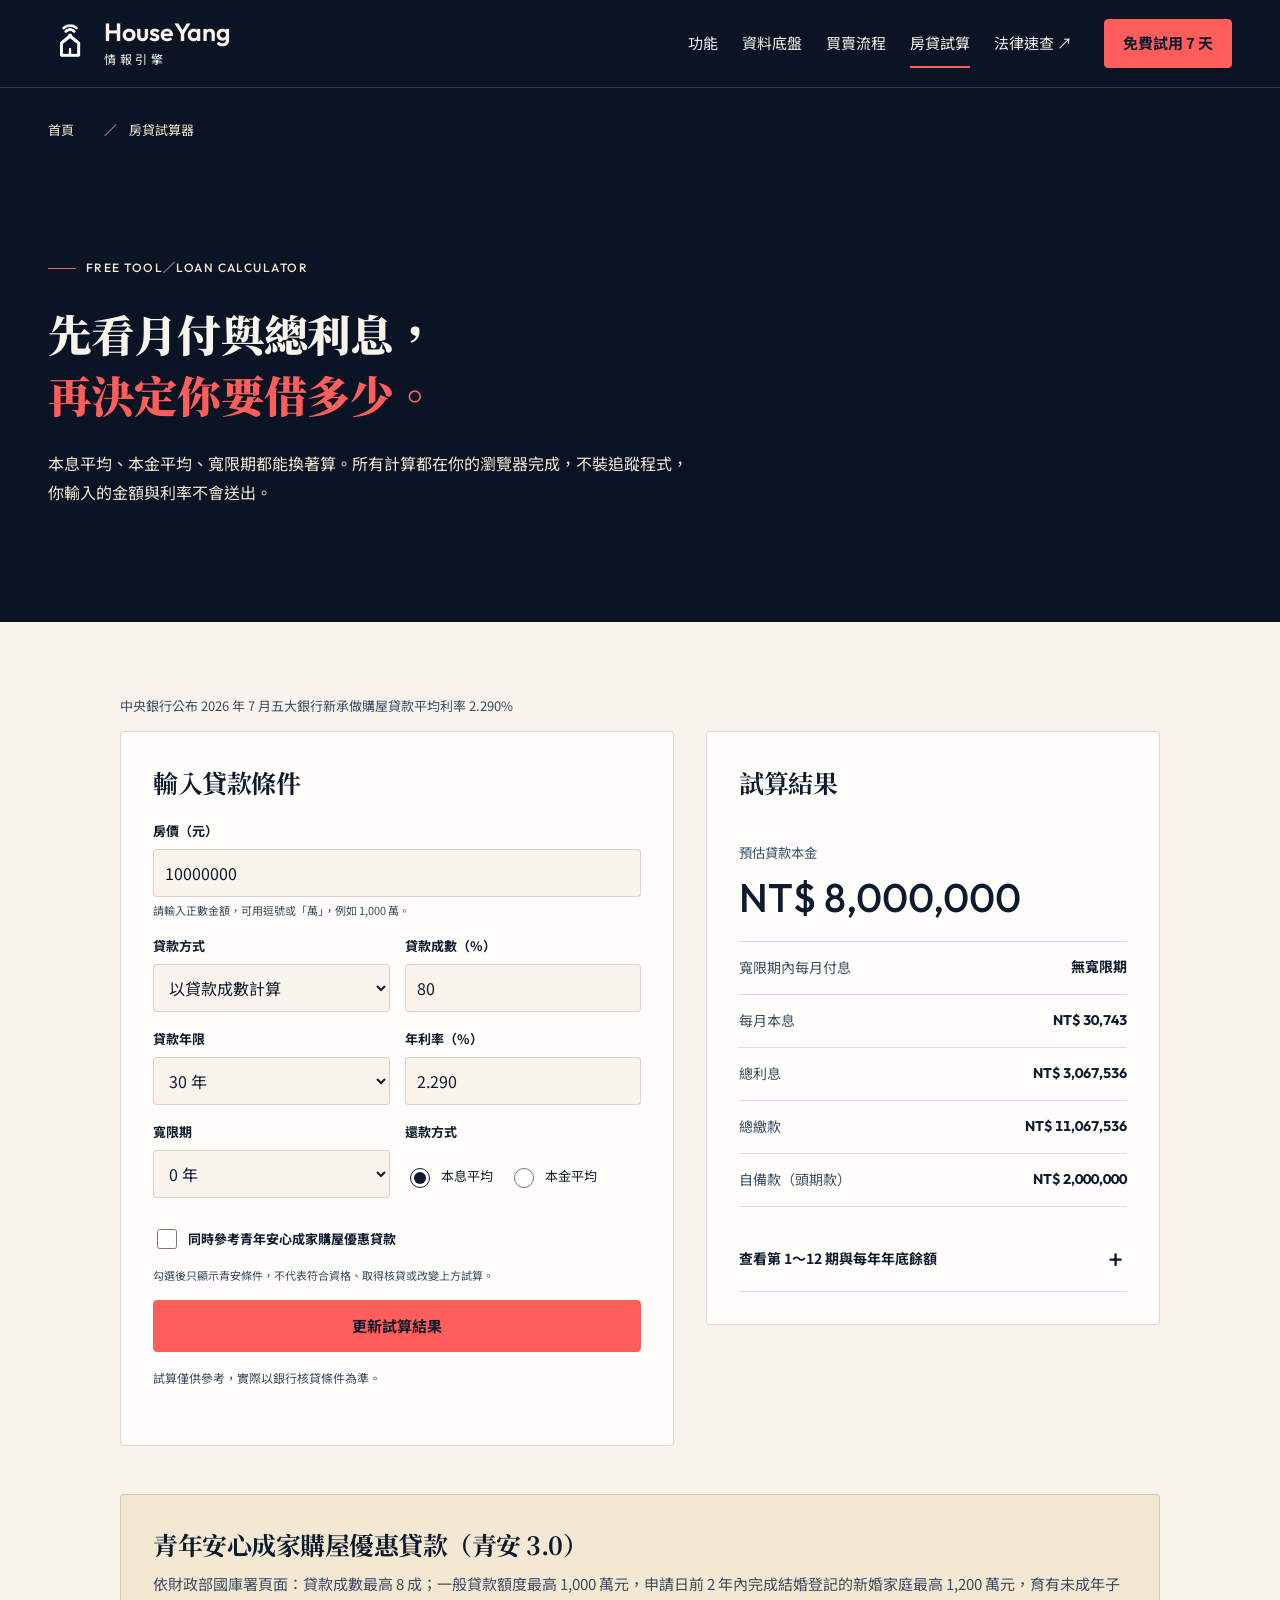
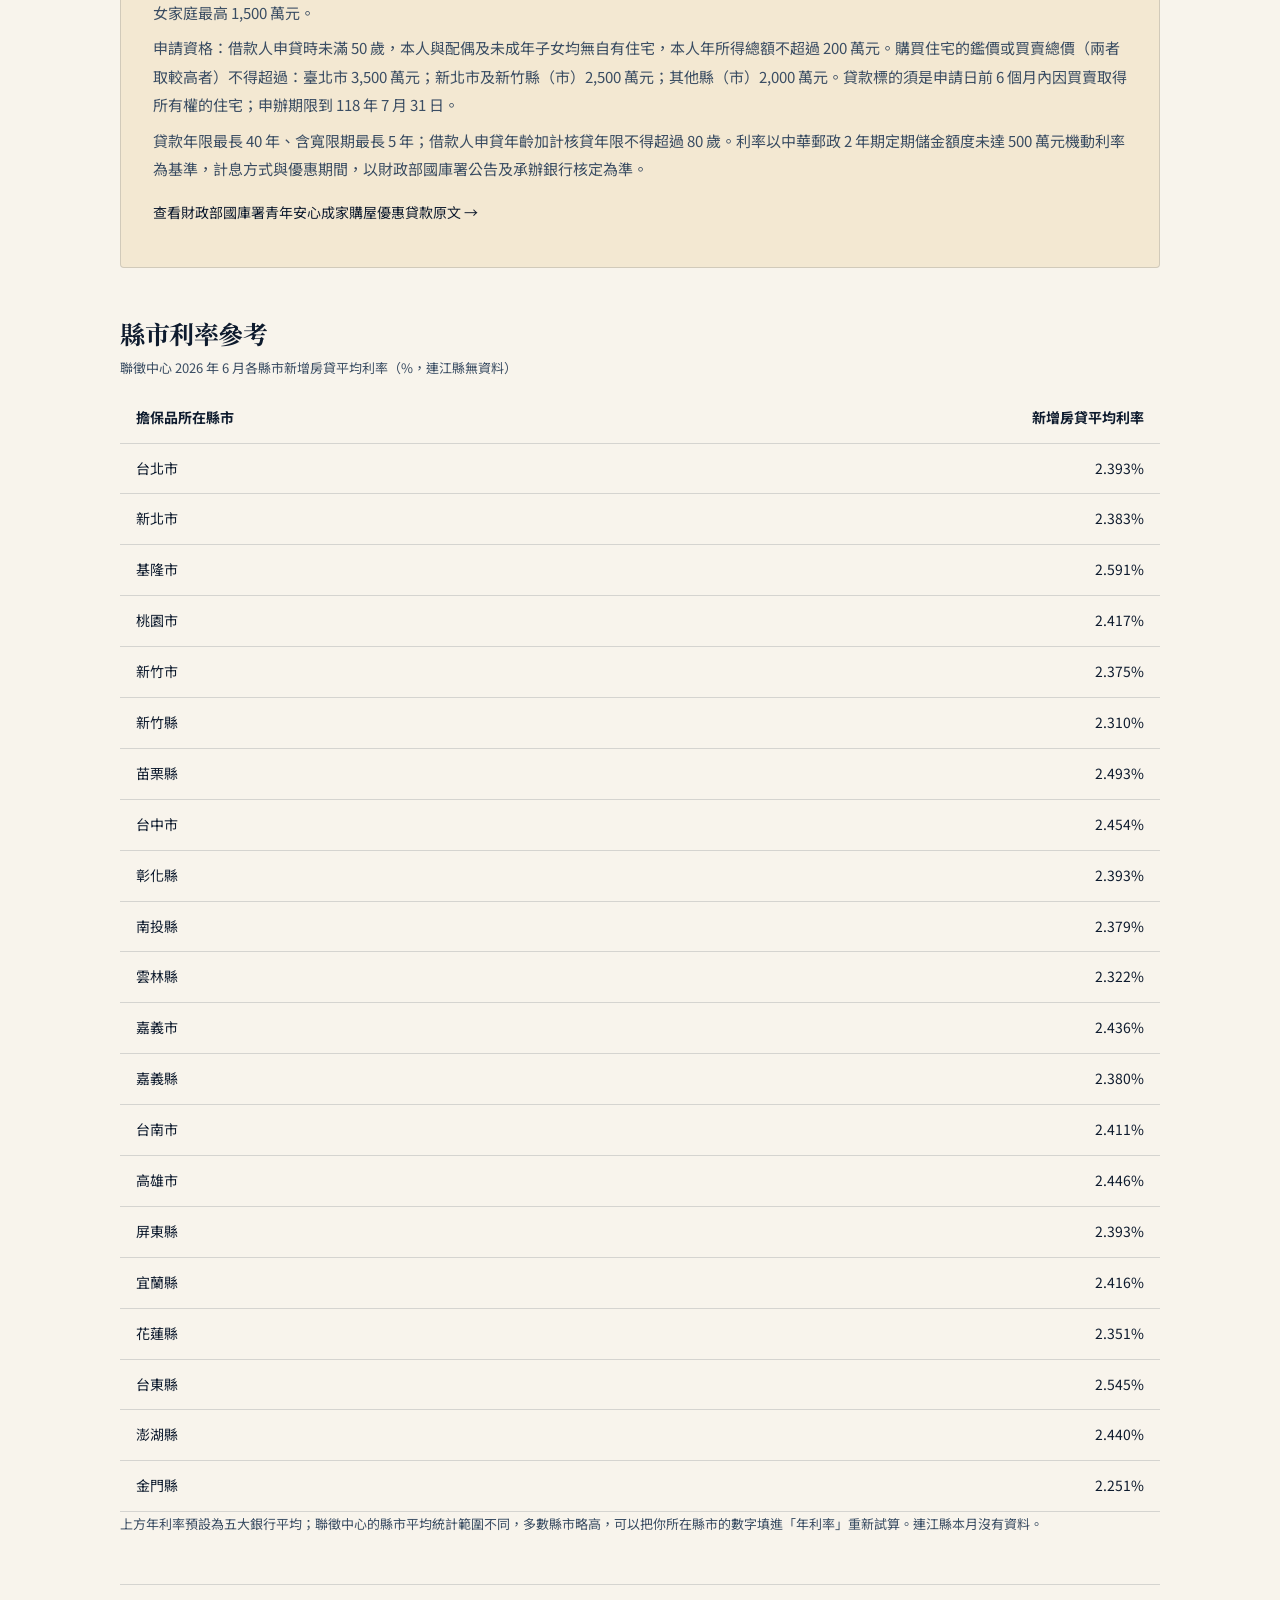
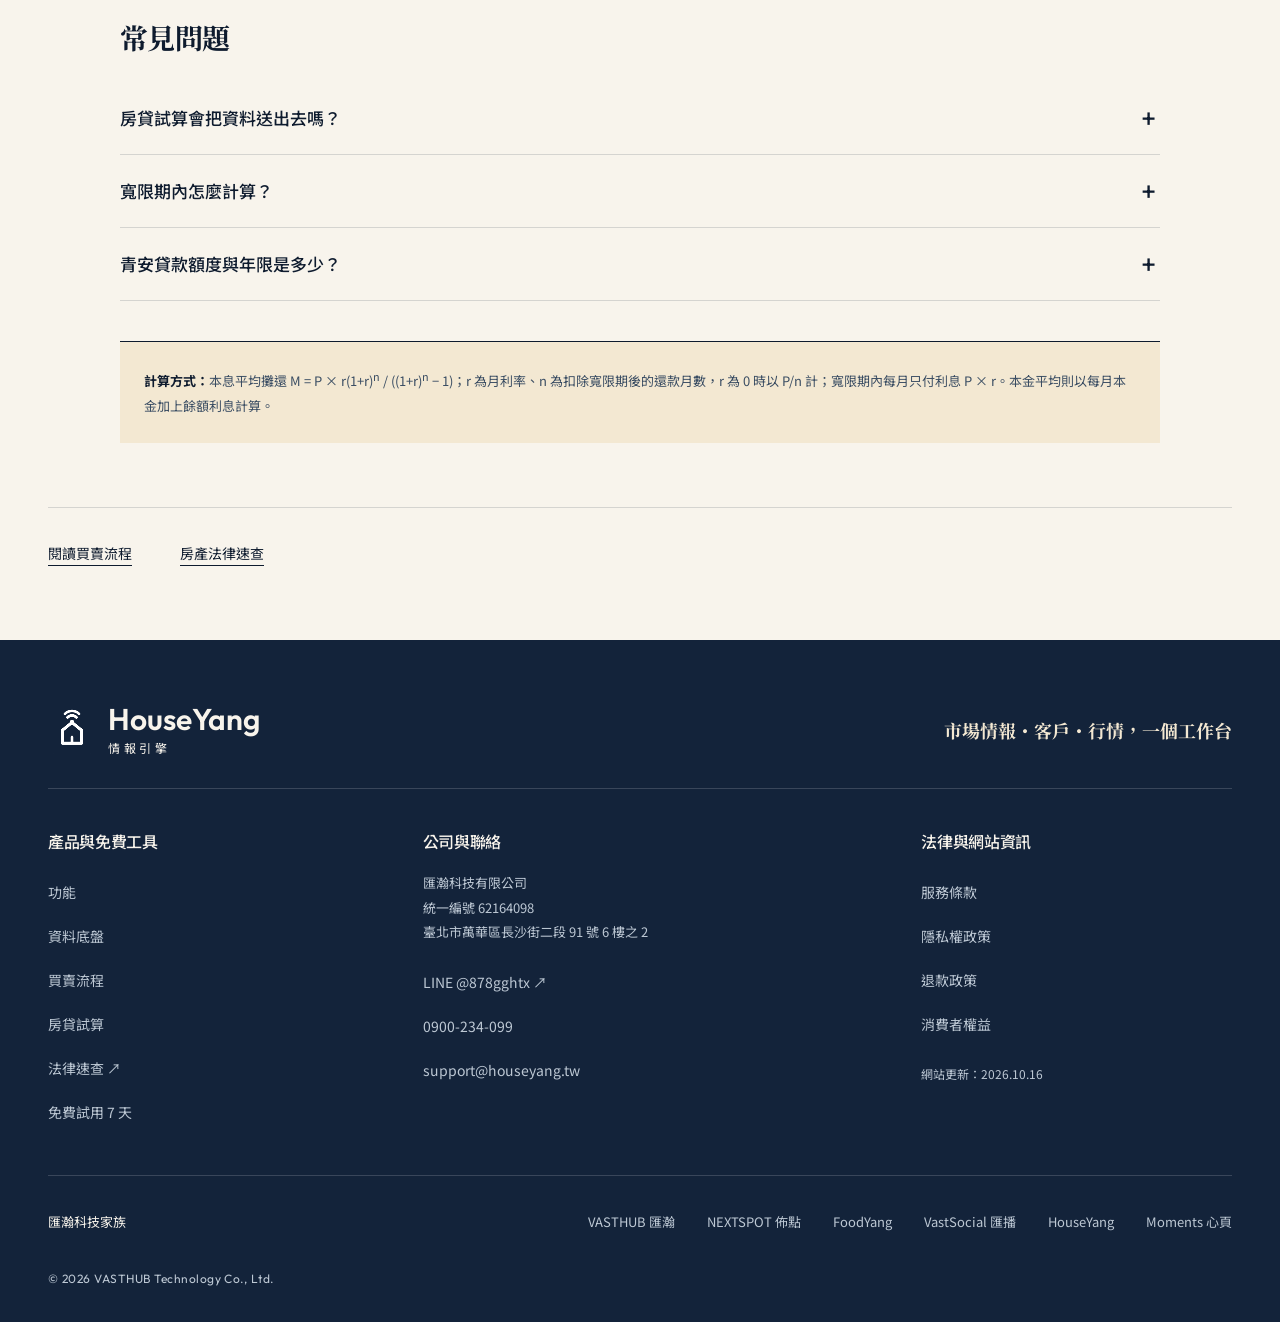
<file: tools/loan.html>
<!doctype html>
<html lang="zh-Hant">
<head>
<meta charset="utf-8"><meta name="viewport" content="width=device-width, initial-scale=1">
<title>房貸試算器｜HouseYang</title>
<meta name="description" content="用中央銀行最新五大銀行購屋貸款平均利率預設，試算本息平均、本金平均、寬限期、總利息與自備款。">
<link rel="canonical" href="https://houseyang.tw/tools/loan.html">
<meta property="og:type" content="website"><meta property="og:title" content="房貸試算器｜HouseYang"><meta property="og:description" content="免費試算房貸月付、寬限期、總利息與自備款，你的輸入資料不會離開手機或電腦。"><meta property="og:url" content="https://houseyang.tw/tools/loan.html"><meta property="og:site_name" content="HouseYang 情報引擎"><meta property="og:locale" content="zh_TW">
<link rel="stylesheet" href="../assets/guide.css?v=20261016">
<script type="application/ld+json">{"@context":"https://schema.org","@type":"WebApplication","name":"HouseYang 房貸試算器","applicationCategory":"FinanceApplication","operatingSystem":"Web","url":"https://houseyang.tw/tools/loan.html","description":"以本金、利率、年限、寬限期與還款方式試算每月還款、總利息與自備款。"}</script>
<script type="application/ld+json">{"@context":"https://schema.org","@type":"FAQPage","mainEntity":[{"@type":"Question","name":"房貸試算會把資料送出去嗎？","acceptedAnswer":{"@type":"Answer","text":"不會。所有計算都在你的瀏覽器內完成；你輸入的金額與利率不會送出。"}},{"@type":"Question","name":"寬限期內怎麼計算？","acceptedAnswer":{"@type":"Answer","text":"寬限期內僅按剩餘本金與月利率計息；期滿後依剩餘期數重新計算還款。"}},{"@type":"Question","name":"青安貸款額度與年限是多少？","acceptedAnswer":{"@type":"Answer","text":"一般最高 1,000 萬元，申請日前 2 年內完成結婚登記的新婚家庭最高 1,200 萬元，育有未成年子女家庭最高 1,500 萬元；貸款年限最長 40 年，含寬限期最長 5 年。實際以承辦銀行核定為準。"}}]}</script>
<link rel="preconnect" href="https://fonts.googleapis.com"><link rel="preconnect" href="https://fonts.gstatic.com" crossorigin><link href="https://fonts.googleapis.com/css2?family=Noto+Serif+TC:wght@700;900&family=Noto+Sans+TC:wght@400;500;700&family=Outfit:wght@400;500;600;700&display=swap" rel="stylesheet"><link rel="icon" href="../images/houseyang-icon-32.png"><meta name="theme-color" content="#0E1B2E"><meta property="og:image" content="https://houseyang.tw/assets/v2/img/hero-agent.webp"><link rel="stylesheet" href="../assets/v2/site.css?v=20261016b"><link rel="stylesheet" href="../assets/v2/fx.css?v=20261112"><script src="../assets/v2/fx.js?v=20261112" defer></script><script defer src="../assets/v2/site.js?v=20261016b"></script><script type="application/ld+json">{"@context":"https://schema.org","@type":"Organization","name":"HouseYang 情報引擎","url":"https://houseyang.tw/","logo":"https://houseyang.tw/images/houseyang-icon-512.png","parentOrganization":{"@type":"Organization","name":"匯瀚科技有限公司","url":"https://vasthub.tw/"}}</script><script type="application/ld+json">{"@context":"https://schema.org","@type":"BreadcrumbList","itemListElement":[{"@type":"ListItem","position":1,"name":"首頁","item":"https://houseyang.tw/"},{"@type":"ListItem","position":2,"name":"房貸試算器","item":"https://houseyang.tw/tools/loan.html"}]}</script></head>
<body class="resource-page loan-page">
<a class="skip-link" href="#main-content">跳至主要內容</a>
<header class="site-header"><div class="wrap header-inner"><a class="brand" href="../index.html" aria-label="HouseYang 情報引擎首頁"><img class="brand-mark" src="../images/houseyang-icon-192.png" alt="" width="192" height="192"><span>HouseYang<b>情報引擎</b></span></a><nav class="desktop-nav" aria-label="主要導覽"><a href="../features.html">功能</a><a href="../data.html">資料底盤</a><a href="../guide/index.html">買賣流程</a><a href="../tools/loan.html" aria-current="page">房貸試算</a><a href="https://law.houseyang.tw/" target="_blank" rel="noopener">法律速查 ↗</a></nav><a class="button" href="../trial.html">免費試用 7 天 <span class="arrow" aria-hidden="true">→</span></a><button class="menu-toggle" type="button" aria-label="開啟選單" aria-controls="mobile-menu" aria-expanded="false"><span></span><span></span></button></div></header>
<dialog class="mobile-menu" id="mobile-menu" aria-label="網站導覽"><div class="menu-top"><a class="brand" href="../index.html" aria-label="HouseYang 情報引擎首頁"><img class="brand-mark" src="../images/houseyang-icon-192.png" alt="" width="192" height="192"><span>HouseYang<b>情報引擎</b></span></a><button class="menu-close" type="button">關閉 <span aria-hidden="true">×</span></button></div><nav aria-label="手機導覽"><a href="../features.html">功能</a><a href="../data.html">資料底盤</a><a href="../guide/index.html">買賣流程</a><a href="../tools/loan.html" aria-current="page">房貸試算</a><a href="https://law.houseyang.tw/" target="_blank" rel="noopener">法律速查 ↗</a></nav><a class="button" href="../trial.html">免費試用 7 天 <span class="arrow" aria-hidden="true">→</span></a><p>市場情報・客戶・行情，一個工作台</p></dialog>
<div class="resource-breadcrumb"><div class="wrap breadcrumb"><a href="../index.html">首頁</a><span>／</span>房貸試算器</div></div>
<header class="resource-hero"><div class="wrap"><div class="resource-title"><div class="eyebrow">FREE TOOL／LOAN CALCULATOR</div><h1><span class="title-line"><span>先看月付與總利息，</span></span><span class="title-line"><span><em>再決定你要借多少。</em></span></span></h1><p>本息平均、本金平均、寬限期都能換著算。所有計算都在你的瀏覽器完成，不裝追蹤程式，你輸入的金額與利率不會送出。</p></div><picture class="resource-photo"><source media="(max-width: 767px)" srcset="../assets/v2/img/hero-agent-m.webp" width="960" height="1200"><img src="../assets/v2/img/hero-agent.webp" alt="工作與資料整理情境" width="1920" height="1080" fetchpriority="high" decoding="async"></picture></div></header>
<main id="main-content"><div class="wrap"><p class="rate-source" id="loan-rate-source">正在載入中央銀行最新五大銀行購屋貸款平均利率…</p><div class="loan-layout"><section class="panel"><h2>輸入貸款條件</h2><form id="loan-form">
<div class="field"><label for="home-price">房價（元）</label><input id="home-price" name="price" inputmode="decimal" value="10000000" aria-describedby="price-note"><div class="input-note" id="price-note">請輸入正數金額，可用逗號或「萬」，例如 1,000 萬。</div></div>
<div class="field-grid"><div class="field"><label for="loan-mode">貸款方式</label><select id="loan-mode"><option value="ratio">以貸款成數計算</option><option value="amount">直接輸入貸款金額</option></select></div><div class="field"><label for="loan-value" id="loan-value-label">貸款成數（%）</label><input id="loan-value" inputmode="decimal" value="80"></div></div>
<div class="field-grid"><div class="field"><label for="loan-years">貸款年限</label><select id="loan-years" name="years"><option value="20">20 年</option><option value="30" selected>30 年</option><option value="40">40 年</option></select></div><div class="field"><label for="annual-rate">年利率（%）</label><input id="annual-rate" name="rate" inputmode="decimal" value="2.290"></div></div>
<div class="field-grid"><div class="field"><label for="grace-years">寬限期</label><select id="grace-years" name="grace"><option value="0" selected>0 年</option><option value="1">1 年</option><option value="2">2 年</option><option value="3">3 年</option><option value="4">4 年</option><option value="5">5 年</option></select></div><div class="field"><label>還款方式</label><div class="radios"><label><input type="radio" name="method" value="annuity" checked> 本息平均</label><label><input type="radio" name="method" value="principal"> 本金平均</label></div></div></div>
<div class="field"><label><input id="youth-loan" type="checkbox"> 同時參考青年安心成家購屋優惠貸款</label><div class="input-note">勾選後只顯示青安條件，不代表符合資格、取得核貸或改變上方試算。</div><p id="youth-note" hidden><strong>已開啟青安參考：</strong>試算結果仍使用你填的年利率與貸款金額，不會自動套用青安利率、8 成上限或額度上限；資格、額度、利率與期限以承辦銀行最終核定為準。</p></div>
<button class="calculate" type="submit">更新試算結果</button></form><p class="notice">試算僅供參考，實際以銀行核貸條件為準。</p></section>
<aside class="panel"><h2>試算結果</h2><div class="result-top"><small>預估貸款本金</small><b id="result-principal">—</b></div><ul class="result-list"><li><span>寬限期內每月付息</span><b id="result-grace">—</b></li><li><span id="result-payment-label">每月本息</span><b id="result-payment">—</b></li><li><span>總利息</span><b id="result-interest">—</b></li><li><span>總繳款</span><b id="result-total">—</b></li><li><span>自備款（頭期款）</span><b id="result-downpayment">—</b></li></ul><p class="input-note" id="youth-limit-note" hidden>已超過青安一般額度或成數上限。</p><details class="schedule"><summary>查看第 1～12 期與每年年底餘額</summary><table><thead><tr><th>期數</th><th>月付（元）</th><th>本金（元）</th><th>利息（元）</th><th>餘額（元）</th></tr></thead><tbody id="schedule-body"></tbody></table></details></aside></div>
<section class="youth"><h2>青年安心成家購屋優惠貸款（青安 3.0）</h2><p>依財政部國庫署頁面：貸款成數最高 8 成；一般貸款額度最高 1,000 萬元，申請日前 2 年內完成結婚登記的新婚家庭最高 1,200 萬元，育有未成年子女家庭最高 1,500 萬元。</p><p>申請資格：借款人申貸時未滿 50 歲，本人與配偶及未成年子女均無自有住宅，本人年所得總額不超過 200 萬元。購買住宅的鑑價或買賣總價（兩者取較高者）不得超過：臺北市 3,500 萬元；新北市及新竹縣（市）2,500 萬元；其他縣（市）2,000 萬元。貸款標的須是申請日前 6 個月內因買賣取得所有權的住宅；申辦期限到 118 年 7 月 31 日。</p><p>貸款年限最長 40 年、含寬限期最長 5 年；借款人申貸年齡加計核貸年限不得超過 80 歲。利率以中華郵政 2 年期定期儲金額度未達 500 萬元機動利率為基準，計息方式與優惠期間，以財政部國庫署公告及承辦銀行核定為準。</p><a href="https://www.nta.gov.tw/singlehtml/108" target="_blank" rel="noopener">查看財政部國庫署青年安心成家購屋優惠貸款原文 →</a></section>
<section class="location-section"><h2>縣市利率參考</h2><p class="rate-source" id="location-caption">正在載入聯徵中心縣市資料…</p><table class="location-table"><thead><tr><th>擔保品所在縣市</th><th>新增房貸平均利率</th></tr></thead><tbody id="location-rates"></tbody></table><p class="rate-source">上方年利率預設為五大銀行平均；聯徵中心的縣市平均統計範圍不同，多數縣市略高，可以把你所在縣市的數字填進「年利率」重新試算。連江縣本月沒有資料。</p></section>
<section class="faq"><h2>常見問題</h2><details><summary>房貸試算會把資料送出去嗎？</summary><p>不會。所有計算都在你的瀏覽器內完成；你輸入的金額與利率不會送出。</p></details><details><summary>寬限期內怎麼計算？</summary><p>寬限期內僅按剩餘本金與月利率計息；期滿後依剩餘期數重新計算還款。</p></details><details><summary>青安貸款額度與年限是多少？</summary><p>一般最高 1,000 萬元，申請日前 2 年內完成結婚登記的新婚家庭最高 1,200 萬元，育有未成年子女家庭最高 1,500 萬元；貸款年限最長 40 年，含寬限期最長 5 年。實際以承辦銀行核定為準。</p></details></section>
<div class="source-strip"><b>計算方式：</b>本息平均攤還 M = P × r(1+r)<sup>n</sup> / ((1+r)<sup>n</sup> − 1)；r 為月利率、n 為扣除寬限期後的還款月數，r 為 0 時以 P/n 計；寬限期內每月只付利息 P × r。本金平均則以每月本金加上餘額利息計算。</div>
</div></main>
<div class="onward wrap" aria-label="延伸閱讀"><a href="../guide/index.html">閱讀買賣流程</a><a href="https://law.houseyang.tw/" target="_blank" rel="noopener">房產法律速查</a></div><footer class="site-footer"><div class="wrap">
<div class="footer-brand"><a class="brand" href="../index.html" aria-label="HouseYang 情報引擎首頁"><img class="brand-mark" src="../images/houseyang-icon-192.png" alt="" width="192" height="192"><span>HouseYang<b>情報引擎</b></span></a><p>市場情報・客戶・行情，一個工作台</p></div>
<div class="footer-columns"><div><h2>產品與免費工具</h2><nav aria-label="頁尾產品連結"><a href="../features.html">功能</a><a href="../data.html">資料底盤</a><a href="../guide/index.html">買賣流程</a><a href="../tools/loan.html">房貸試算</a><a href="https://law.houseyang.tw/" target="_blank" rel="noopener">法律速查 ↗</a><a href="../trial.html">免費試用 7 天</a></nav></div>
<div class="company"><h2>公司與聯絡</h2><p class="company-info"><span>匯瀚科技有限公司</span><span>統一編號 62164098</span><span>臺北市萬華區長沙街二段 91 號 6 樓之 2</span></p><nav aria-label="聯絡方式"><a href="https://lin.ee/6oqS8hI" target="_blank" rel="noopener">LINE @878gghtx ↗</a><a href="tel:0900234099">0900-234-099</a><a href="mailto:support@houseyang.tw">support@houseyang.tw</a></nav></div>
<div><h2>法律與網站資訊</h2><nav aria-label="法律連結"><a href="../legal.html#terms">服務條款</a><a href="../legal.html#privacy">隱私權政策</a><a href="../legal.html#refund">退款政策</a><a href="../legal.html#consumer">消費者權益</a></nav><p class="footer-update">網站更新：2026.10.16</p></div></div>
<div class="family"><span>匯瀚科技家族</span><a href="https://vasthub.tw/" target="_blank" rel="noopener">VASTHUB 匯瀚</a><a href="https://nextspot.tw/" target="_blank" rel="noopener">NEXTSPOT 佈點</a><a href="https://foodyang.tw/" target="_blank" rel="noopener">FoodYang</a><a href="https://vastsocial.vasthub.tw/" target="_blank" rel="noopener">VastSocial 匯播</a><a href="https://houseyang.tw/">HouseYang</a><a href="https://moments.tw/" target="_blank" rel="noopener">Moments 心頁</a></div><p class="copyright">© 2026 VASTHUB Technology Co., Ltd.</p>
</div></footer>
<script src="../assets/loan.js?v=20261016"></script>
</body>
</html>
</file>
<file: assets/v2/site.css>
:root {
  --navy: #0e1b2e; --navy-2: #13233a; --navy-deep: #0a1424;
  --coral: #ff5e5b; --coral-deep: #e4433f; --coral-hover: var(--coral-deep); --cream: #f3e8d2;
  --slate: #3a4d63; --paper: #f8f4ec; --surface: #fffdf9; --line: #0e1b2e26;
  --white: #fff; --muted-dark: #bdc8d4; --line-dark: #ffffff29;
  --font-title: 'Noto Serif TC', serif; --font-body: 'Noto Sans TC', sans-serif;
  --font-kicker: 'Outfit', 'Noto Sans TC', sans-serif; --font-number: 'Outfit', 'Noto Sans TC', sans-serif;
  --text-xs: .8125rem; --text-sm: .9375rem; --text-base: 1rem;
  --text-lead: clamp(1.0625rem, 1.4vw, 1.25rem);
  --text-h1: clamp(2.25rem, 4.6vw, 4.5rem); --text-h2: clamp(1.875rem, 3.3vw, 3rem); --text-h3: clamp(1.375rem, 2.15vw, 2rem);
  --space-1: 8px; --space-2: 16px; --space-3: 24px; --space-4: 32px;
  --space-5: 40px; --space-6: 48px; --space-8: 64px; --space-9: 72px; --space-12: 96px; --section-space: 120px;
  --gutter: 48px; --max-width: 1200px; --radius: 4px; --header-height: 88px;
  --fast: 150ms; --page-time: 280ms; --crossfade: 300ms; --reveal-time: 420ms;
  --ease: cubic-bezier(.22,.61,.36,1);
}
@view-transition { navigation: auto; }
::view-transition-old(root) { animation: page-out var(--page-time) ease both; }
::view-transition-new(root) { animation: page-in var(--page-time) var(--ease) both; }
::view-transition-group(site-header) { animation: none; }
::view-transition-old(site-header), ::view-transition-new(site-header) { animation: none; }
@keyframes page-in { from { opacity: 0; transform: translateY(12px); } to { opacity: 1; transform: none; } }
@keyframes page-out { to { opacity: 0; } }
* { box-sizing: border-box; }
html { scroll-behavior: smooth; scroll-padding-top: calc(var(--header-height) + 24px); }
body { margin: 0; background: var(--paper); color: var(--navy); font: 400 var(--text-base)/1.85 var(--font-body); overflow-x: clip; }
body.menu-open { overflow: hidden; }
img { display: block; max-width: 100%; height: auto; }
figure { margin: 0; }
a { color: inherit; text-decoration: none; text-underline-offset: 6px; transition: color var(--fast), background-color var(--fast), border-color var(--fast); }
a:hover { text-decoration: underline; }
a:focus-visible, button:focus-visible, summary:focus-visible, input:focus-visible, select:focus-visible, textarea:focus-visible { outline: 3px solid var(--coral); outline-offset: 5px; }
button, input, select, textarea { font: inherit; }
button { cursor: pointer; }
h1, h2, h3 { font-family: var(--font-title); letter-spacing: -.02em; line-height: 1.45; margin: 0 0 var(--space-3); font-weight: 700; text-wrap: pretty; }
h1 { font-size: var(--text-h1); font-weight: 900; line-height: 1.4; }
h2 { font-size: var(--text-h2); }
h3 { font-size: var(--text-h3); }
p { margin: 0 0 var(--space-3); }
em { font-style: normal; color: var(--coral); }
ul { margin: 0; padding-left: 1.25em; }
li + li { margin-top: var(--space-2); }
.wrap { width: min(var(--max-width), calc(100% - var(--gutter) * 2)); margin-inline: auto; }
.narrow { max-width: 880px; }
.section { padding-block: var(--section-space); }
.dark { background: var(--navy); color: var(--paper); }
.dark p:not(.kicker):not(.stat-value):not(.plan-price), .dark figcaption { color: var(--muted-dark); }
.kicker { display: flex; align-items: center; gap: var(--space-2); font: 700 var(--text-xs)/1.7 var(--font-kicker); letter-spacing: .16em; text-transform: uppercase; margin-bottom: var(--space-3); }
.kicker > span:empty { display: inline-block; width: var(--space-5); border-top: 1px solid currentColor; opacity: .45; }
.lead { font-size: var(--text-lead); max-width: 680px; color: var(--slate); }
.small, figcaption { font-size: var(--text-xs); line-height: 1.8; color: var(--slate); }
.section-intro { margin-bottom: var(--space-8); }
.section-intro .lead:last-child, .section-intro h2:last-child { margin-bottom: 0; }
.actions { display: flex; flex-wrap: wrap; align-items: center; gap: var(--space-2); margin-top: var(--space-4); }
.button { display: inline-flex; align-items: center; justify-content: center; gap: var(--space-3); padding: 14px 24px; min-height: 52px; border: 1px solid var(--coral); border-radius: var(--radius); background: var(--coral); color: var(--white); font-weight: 500; line-height: 1.5; transition: background-color var(--fast), border-color var(--fast), transform var(--fast); }
.button:hover { background: var(--coral-hover); border-color: var(--coral-hover); text-decoration: none; }
.button:active { transform: scale(.98); }
.button:disabled { cursor: wait; opacity: .65; }
.button.secondary { background: transparent; color: inherit; border-color: currentColor; }
.button.secondary:hover { background: var(--navy-2); border-color: var(--navy-2); color: var(--paper); }
.dark .button.secondary:hover, .hero .button.secondary:hover, .photo-band .button.secondary:hover { background: #ffffff14; border-color: var(--paper); }
.arrow { display: inline-block; transition: transform var(--fast); }
a:hover .arrow, button:hover .arrow { transform: translateX(3px); }
.text-link { display: inline-flex; min-height: 44px; align-items: center; gap: var(--space-3); border-bottom: 1px solid currentColor; font-weight: 500; }
.text-link:hover { color: var(--coral-hover); text-decoration: none; }
.dark .text-link:hover, .photo-band .text-link:hover { color: var(--coral); }
.inline-link { display: inline-flex; align-items: center; min-height: 44px; text-decoration: underline; }
.skip-link { position: fixed; left: 20px; top: -100px; z-index: 200; padding: 16px; background: var(--paper); color: var(--navy); }
.skip-link:focus { top: 16px; }
.site-header { position: fixed; inset: 0 0 auto; height: var(--header-height); z-index: 50; color: var(--paper); background: var(--navy-deep); border-bottom: 1px solid var(--line-dark); transition: transform var(--crossfade) var(--ease), background-color var(--fast); view-transition-name: site-header; }
.site-header.scrolled { background: #0e1b2ef5; }
.site-header.is-hidden { transform: translateY(-100%); }
.site-header:focus-within { transform: none; }
.header-inner { height: 100%; display: flex; align-items: center; gap: var(--space-4); }
.brand { display: flex; align-items: center; min-height: 44px; gap: 12px; white-space: nowrap; font: 700 25px/1 var(--font-title); }
.brand:hover { text-decoration: none; color: var(--cream); }
.brand img { width: 40px; height: 40px; }
.brand b { display: block; font: 800 11px/1.4 var(--font-kicker); letter-spacing: .14em; margin-top: 6px; }
.desktop-nav { display: flex; margin-left: auto; gap: var(--space-3); align-items: center; }
.desktop-nav a { display: inline-flex; align-items: center; min-height: 48px; font-size: var(--text-sm); border-bottom: 2px solid transparent; white-space: nowrap; }
.desktop-nav a:hover { text-decoration: none; color: var(--cream); border-bottom-color: var(--paper); }
a[aria-current="page"] { border-bottom-color: var(--coral); }
.header-inner > .button { min-height: 44px; padding: 12px 18px; font-size: var(--text-sm); }
.header-inner > .button .arrow { display: none; }
.menu-toggle { display: none; width: 44px; height: 44px; flex: 0 0 44px; border: 1px solid var(--line-dark); color: inherit; border-radius: var(--radius); background: transparent; }
.menu-toggle span { display: block; width: 20px; margin: 6px auto; border-top: 1px solid currentColor; }
.menu-toggle:hover, .menu-close:hover { background: var(--navy-2); }
.mobile-menu { width: 100%; height: 100dvh; max-width: none; max-height: none; margin: 0; padding: 24px 20px 40px; border: 0; background: var(--navy-deep); color: var(--paper); overflow-y: auto; }
.mobile-menu::backdrop { background: var(--navy-deep); }
.menu-top { display: flex; justify-content: space-between; align-items: center; margin-bottom: 16px; }
.menu-top p { margin: 0; }
.menu-close { min-width: 88px; min-height: 44px; color: inherit; background: transparent; border: 1px solid var(--line-dark); border-radius: var(--radius); }
.menu-close span { margin-left: 12px; font-size: 24px; }
.mobile-menu nav { display: flex; flex-direction: column; margin-block: 16px 32px; }
.mobile-menu nav a { min-height: 56px; padding-block: 8px; font: 700 24px/1.5 var(--font-title); border-bottom: 1px solid var(--line-dark); }
.mobile-menu nav a[aria-current="page"] { border-bottom-color: var(--coral); }
.mobile-menu > p { margin-top: 32px; font-size: var(--text-sm); color: var(--muted-dark); }
.hero { position: relative; isolation: isolate; color: var(--paper); background: var(--navy-deep); padding-top: var(--header-height); }
.home-hero { min-height: min(900px, 100svh); display: flex; align-items: center; overflow: hidden; }
.hero-photo { position: absolute; inset: 0; z-index: -2; overflow: hidden; }
.hero-photo img { width: 100%; height: 100%; object-fit: cover; object-position: center; animation: photo-drift 22s ease-in-out infinite alternate; }
.hero:has(.hero-photo)::after { content: ''; position: absolute; inset: 0; background: linear-gradient(90deg, #0a1424ed 0%, #0a142499 46%, #0a142414 100%); z-index: -1; }
.hero-content { padding-block: var(--space-8); }
.home-hero h1 { font-size: clamp(2.5rem, 5.25vw, 5rem); }
.home-hero .hero-content { padding-block: var(--space-9) var(--space-5); }
.hero-lead { max-width: 600px; font-size: var(--text-lead); color: var(--cream); }
.title-line { display: block; overflow: hidden; padding-bottom: .1em; margin-bottom: -.1em; }
.title-line > span { display: block; }
.motion .title-line > span { animation: title-rise 600ms var(--ease) both; }
.motion .title-line:nth-child(2) > span { animation-delay: 90ms; }
@keyframes title-rise { from { transform: translateY(105%); } to { transform: none; } }
@keyframes photo-drift { from { transform: scale(1.06); } to { transform: scale(1); } }
.stats { padding-block: var(--space-8); }
.stats-grid { display: grid; grid-template-columns: repeat(4,1fr); }
.stats-grid > div { padding-left: var(--space-3); border-left: 1px solid var(--line-dark); }
.stats-grid > div:first-child { padding-left: 0; border: 0; }
.stat-value { font: 500 clamp(2.5rem, 4vw, 4rem)/1.1 var(--font-number); margin-bottom: var(--space-2); font-variant-numeric: tabular-nums; }
.stat-value small { font: 500 var(--text-base)/1 var(--font-body); margin-left: 6px; }
.stats-grid > div > p:last-child { font-size: var(--text-sm); margin-bottom: 0; }
.data-note { margin: var(--space-4) 0 0; }
.story-layout { display: grid; grid-template-columns: 1fr 1fr; gap: var(--space-12); }
.story-visual { position: sticky; top: calc(var(--header-height) + 24px); height: min(660px, calc(100svh - var(--header-height) - 48px)); }
.story-frame { position: absolute; inset: 0; display: flex; align-items: center; justify-content: center; opacity: 0; transition: opacity var(--crossfade); }
.story-frame.active { opacity: 1; }
.phone { background: var(--navy-deep); border: 1px solid var(--slate); padding: 9px; border-radius: var(--radius); width: 280px; max-width: 100%; }
.phone img { width: 100%; border-radius: var(--radius); }
.phone::before { content: ''; display: block; width: 40px; height: 3px; margin: 1px auto 9px; background: var(--slate); }
.story-frame .phone { height: 100%; width: auto; aspect-ratio: 610 / 1200; max-height: 620px; }
.story-frame .phone img { height: calc(100% - 13px); width: auto; object-fit: contain; }
.report-paper { width: min(380px,90%); border: 1px solid var(--line); padding: var(--space-2); background: var(--paper); }
.story-step { min-height: 560px; display: flex; flex-direction: column; justify-content: center; align-items: flex-start; padding-block: var(--space-8); border-bottom: 1px solid var(--line); }
.story-step:last-child { border: 0; }
.step-number { font: 700 80px/1 var(--font-number); color: var(--slate); margin-bottom: var(--space-4); }
.story-mobile { display: none; }
.marquee { padding-block: var(--space-4); border-block: 1px solid var(--line); overflow: hidden; }
.marquee-track { display: flex; width: max-content; animation: marquee 40s linear infinite; }
.marquee:hover .marquee-track, .marquee:focus-within .marquee-track { animation-play-state: paused; }
.marquee-group { display: flex; gap: var(--space-2); padding-right: var(--space-2); }
.marquee-group span { padding: 10px 24px; border: 1px solid var(--line); border-radius: var(--radius); white-space: nowrap; font-weight: 500; }
@keyframes marquee { to { transform: translateX(-50%); } }
.split { display: grid; grid-template-columns: minmax(0,1fr) minmax(0,1fr); align-items: center; gap: var(--space-8); }
.split.reverse > :first-child { order: 2; }
.split.reverse > :last-child { order: 1; }
.split-list > .split + .split { margin-top: var(--space-12); }
.split p:not(.kicker) { color: var(--slate); }
.dark .split p:not(.kicker) { color: var(--muted-dark); }
.bleed-photo { margin-left: calc(var(--gutter) * -1); width: calc(100% + var(--gutter)); }
.bleed-photo img { width: 100%; aspect-ratio: 16/11; object-fit: cover; border-radius: var(--radius); }
.pain-heading { margin-bottom: var(--space-8); }
.pain-heading .section-intro { margin: 0; }
.comparison { display: grid; grid-template-columns: 1fr 1fr; gap: var(--space-8); }
.comparison > div { border-top: 1px solid var(--navy); padding-top: var(--space-4); }
.comparison ul { list-style: none; padding: 0; }
.comparison li { padding-bottom: var(--space-2); border-bottom: 1px solid var(--line); }
.screenshot { min-width: 0; padding: 20px; background: var(--paper); border: 1px solid var(--line); border-radius: var(--radius); }
.screenshot img { width: 100%; height: auto; margin-inline: auto; }
.dark .screenshot figcaption { color: var(--slate); }
figcaption { margin-top: 12px; }
.photo-band { position: relative; isolation: isolate; overflow: hidden; background: var(--navy-deep); color: var(--paper); padding-block: var(--section-space); }
.band-photo { position: absolute; inset: 0; z-index: -2; }
.band-photo img { width: 100%; height: 100%; object-fit: cover; }
.photo-band::after { content: ''; position: absolute; inset: 0; z-index: -1; background: linear-gradient(90deg,#0a1424ed,#0a14247a); }
.band-content .lead { color: var(--cream); }
.band-content h2 { max-width: 880px; font-size: clamp(2rem,4vw,3.5rem); }
.team-band { min-height: 580px; display: flex; align-items: center; }
.article-list > a { display: grid; grid-template-columns: 64px 1fr 40px; align-items: center; gap: var(--space-3); min-height: 112px; padding-block: var(--space-3); border-top: 1px solid var(--line); }
.article-list > a:last-child { border-bottom: 1px solid var(--line); }
.article-list > a:hover { text-decoration: none; color: var(--coral-hover); }
.article-list h3 { margin: 0; font-size: clamp(1.25rem,2vw,1.75rem); }
.article-list .kicker { margin: 0; color: var(--slate); }
.faq-section { padding-top: 0; }
.faq-list { border-top: 1px solid var(--line); margin-bottom: var(--space-4); }
details { border-bottom: 1px solid var(--line); }
summary { list-style: none; display: flex; align-items: center; justify-content: space-between; gap: 24px; cursor: pointer; min-height: 80px; padding-block: var(--space-3); font-size: var(--text-lead); font-weight: 500; }
summary::-webkit-details-marker { display: none; }
summary::after { content: '+'; flex: 0 0 24px; text-align: center; font: 400 28px/1 var(--font-number); }
details[open] summary::after { content: '−'; }
summary:hover { color: var(--coral-hover); }
.answer { padding: 0 48px 32px 0; color: var(--slate); }
.answer a { display: inline-flex; align-items: center; min-height: 44px; text-decoration: underline; }
.breadcrumb { display: flex; gap: 12px; align-items: center; margin-bottom: var(--space-4); font-size: var(--text-xs); color: var(--cream); }
.breadcrumb a { min-height: 44px; min-width: 44px; display: inline-flex; align-items: center; }
.sub-hero { min-height: 60vh; display: flex; align-items: center; overflow: hidden; }
.sub-hero h1 { max-width: 900px; }

/* HouseYang components and resource shells. Shared motion follows nextspot v2. */
:root { --serif: var(--font-title); --sans: var(--font-body); --bg: var(--paper); --surface-alt: var(--cream); --border: var(--line); --border-light: var(--line); }
body { -webkit-font-smoothing: antialiased; }
main { padding: 0; }
nav { position: static; inset: auto; z-index: auto; padding: 0; border: 0; background: none; backdrop-filter: none; }
nav::before, .hero::before { content: none; }
.hero { background-image: none; }
.wrap { padding-inline: 0; }
button { border-radius: var(--radius); }
button, a { -webkit-tap-highlight-color: transparent; }
.brand span { display: block; padding: 0; border: 0; font: inherit; letter-spacing: 0; color: inherit; }
.brand-mark { border-radius: 0 !important; filter: grayscale(1) contrast(6); mix-blend-mode: screen; }
.brand b { font-family: var(--font-body); font-size: 12px; letter-spacing: .3em; font-weight: 400; }
.site-header .brand { font-family: var(--font-number); font-size: 25px; font-weight: 600; }
.desktop-nav { justify-content: flex-start; gap: 24px; }
.site-header a[aria-current="page"] { border-bottom-color: var(--coral); }
.site-header .button { white-space: nowrap; }
.header-inner { gap: 32px; }
.site-header .brand img { width: 44px; height: 44px; }
.site-header .button { color: var(--navy); font-weight: 700; }
.button { color: var(--navy); font-weight: 700; }
.button.secondary { font-weight: 500; }
.button:hover { color: var(--paper); }
.mobile-menu .brand { font-family: var(--font-number); font-size: 25px; }
.mobile-menu .brand img { width: 40px; height: 40px; }
.mobile-menu nav { gap: 0; }
.mobile-menu .button { color: var(--navy); }
.mobile-menu nav a:hover { color: var(--cream); text-decoration: none; padding-left: 8px; }
.home-hero { min-height: 800px; }
.home-hero h1 { font-size: clamp(2.5rem,4.3vw,4.15rem); }
.hero-lead { max-width: 610px; line-height: 1.9; }
.hero-content { position: relative; }
.home-hero .hero-content { padding-block: 88px 64px; }
.hero .kicker { color: var(--cream); }
.hero .hero-lead { color: var(--cream); }
.home-hero::after { background: linear-gradient(90deg,#0a1424f2 0%,#0a1424b3 44%,#0a142410 100%) !important; }
.proof { max-width: 660px; display: flex; flex-wrap: wrap; gap: 8px 0; }
.proof span + span { border-left: 1px solid rgba(243,232,210,.28); margin-left: 14px; padding-left: 14px; }
.sub-hero { min-height: 660px; }
.sub-hero h1 { max-width: 760px; font-size: clamp(2.25rem,4.3vw,4rem); }
.sub-hero .hero-content { padding-block: 40px 80px; }
.sub-hero .hero-lead { max-width: 640px; }
.breadcrumb { padding: 0; border: 0; flex-wrap: wrap; line-height: 1.5; }
.breadcrumb span { margin: 0; color: inherit; }
.breadcrumb a { color: inherit; text-decoration: none; }
.breadcrumb a:hover { text-decoration: underline; }
.stats-grid > div { min-width: 0; }
.stats .stat-value { color: var(--paper); }
.portrait-photo { display: block; position: relative; overflow: hidden; border-radius: var(--radius); }
.portrait-photo img { width: 100%; height: 510px; object-fit: cover; object-position: center 32%; }
.split { gap: 80px; }
.split > * { min-width: 0; }
.split-list > .split + .split { margin-top: 112px; }
.home-features > .split:first-child .portrait-photo { margin-left: -48px; width: calc(100% + 48px); }
.feature-details > .split:first-child .portrait-photo { margin-left: -48px; width: calc(100% + 48px); }
.home-features > .split h3 { font-size: var(--text-h2); }
.feature-tag { font-size: var(--text-xs); padding-top: 20px; margin-top: 24px; border-top: 1px solid var(--line); }
.section-link { display: flex; justify-content: flex-end; margin-top: 56px; }
.workbench .section-intro { max-width: 800px; }
.device { background: var(--navy-deep); border: 1px solid var(--slate); border-radius: var(--radius); overflow: hidden; }
.device img { width: 100%; height: auto; }
.device figcaption { padding: 12px 16px; margin: 0; background: var(--paper); color: var(--slate); text-align: center; }
.device-bar { display: flex; align-items: center; gap: 12px; padding: 12px 16px; color: var(--cream); font: 500 11px/1.5 var(--font-number); letter-spacing: .12em; }
.device-bar span { width: 6px; height: 6px; border-radius: 50%; background: var(--cream); }
.laptop { width: min(100%, 948px); margin: 0 auto; padding: 8px 8px 0; }
.laptop img { max-width: 900px; margin-inline: auto; }
.laptop::after { content: ''; display: block; width: 80px; height: 3px; background: var(--slate); margin: 8px auto; }
.laptop figcaption { background: var(--navy-deep); color: var(--cream); padding: 16px 8px 8px; }
.phone { width: min(100%, 320px); padding: 8px; margin-inline: auto; }
.phone img { max-width: 480px; }
.phone figcaption { font-size: 11px; }
.workbench .text-link { margin-top: 32px; }
.supply-section { background: var(--cream); }
.supply-list article { display: grid; grid-template-columns: 112px 1fr; gap: 48px; border-top: 1px solid var(--line); padding-block: 40px; }
.supply-list article:last-child { border-bottom: 1px solid var(--line); }
.item-no { font: 500 48px/1 var(--font-number); color: var(--slate); font-variant-numeric: tabular-nums; }
.supply-list article > div { display: grid; grid-template-columns: 1fr 1fr; gap: 8px 48px; }
.supply-list .kicker { grid-column: 1; margin: 0; }
.supply-list h3 { grid-column: 1; margin: 0; font-size: 28px; }
.supply-list article p:not(.kicker) { grid-column: 2; grid-row: 1/4; color: var(--slate); margin: 0; }
.supply-list .text-link { width: fit-content; font-size: 14px; }
.supply-list .text-link + .text-link { grid-column: 1; }
.supply-foot { display: flex; justify-content: space-between; align-items: center; gap: 24px; margin-top: 32px; }
.supply-foot p { font-size: 13px; margin: 0; }
.supply-foot p .text-link { margin-left: 16px; font-size: 13px; font-weight: 400; }
.tools-section .section-intro { max-width: 760px; }
.source-note { margin-top: 32px; }
.quick-start { padding-block: 64px; border-block: 1px solid var(--line); background: var(--surface); }
.quick-start > .wrap { display: grid; grid-template-columns: 1.4fr 1fr; gap: 80px; }
.quick-start h2 { margin-bottom: 16px; }
.quick-start p:not(.kicker) { font-size: 14px; color: var(--slate); }
.quick-links { display: grid; gap: 24px; }
.quick-links h3 { font-size: 21px; margin-bottom: 4px; }
.photo-band { min-height: 580px; }
.photo-band .band-content { padding-block: 24px; }
.band-photo[data-parallax] { inset: -48px 0; }
.band-content { position: relative; }
.band-content .kicker { color: var(--cream); }
.story-visual { height: min(600px,calc(100svh - 136px)); }
.story-frame .phone { height: auto; width: 300px; max-height: none; aspect-ratio: auto; }
.story-frame .phone img { width: 100%; height: auto; }
.story-frame .portrait-photo { max-width: 390px; width: 100%; }
.story-frame .portrait-photo img { height: 490px; }
.story-step { min-height: 540px; border-color: var(--line-dark); }
.story-step .step-number { color: var(--cream); }
.story-step h3 { max-width: 440px; }
.scene-list { display: grid; grid-template-columns: repeat(3,minmax(0,1fr)); gap: 40px; }
.scene-list article { border-top: 1px solid var(--navy); padding-top: 32px; }
.scene-list .item-no { display: block; margin-bottom: 24px; }
.scene-list h3 { font-size: 24px; }
.scene-list p { font-size: 15px; color: var(--slate); }
.data-group { display: grid; grid-template-columns: .85fr 2fr; gap: 64px; padding-block: 48px; border-top: 1px solid var(--line); }
.data-group:last-child { border-bottom: 1px solid var(--line); }
.data-category { display: flex; align-items: baseline; gap: 24px; }
.data-category .item-no { font-size: 32px; }
.data-group:first-child .data-category .item-no { margin-left: -24px; }
.data-category h2 { font-size: 25px; }
.data-row { display: grid; grid-template-columns: 1fr 1fr; gap: 32px; align-items: center; }
.data-row + .data-row { padding-top: 40px; margin-top: 32px; border-top: 1px solid var(--line); }
.data-row h3 { font: 500 18px/1.6 var(--font-body); margin: 0; }
.data-value { font: 500 clamp(2rem,3.5vw,3.5rem)/1.3 var(--font-number); font-variant-numeric: tabular-nums; }
.data-value small { display: block; color: var(--slate); font: 400 12px/1.8 var(--font-body); margin-top: 12px; }
.contact-layout { display: grid; grid-template-columns: minmax(0,1.3fr) minmax(0,1fr); gap: 112px; }
.contact-aside { padding-left: 48px; border-left: 1px solid var(--line); }
.contact-aside h2 { font-size: 36px; }
.contact-aside .portrait-photo { margin-top: 40px; margin-right: -48px; }
.contact-aside .portrait-photo img { height: 420px; }
.form-grid { display: grid; grid-template-columns: repeat(2,minmax(0,1fr)); gap: 24px; }
.form-row { margin-bottom: 24px; min-width: 0; }
.form-label { display: block; margin-bottom: 8px; font-size: 14px; }
.form-input, .form-select { display: block; width: 100%; min-height: 52px; border: 1px solid #8995a4; border-radius: var(--radius); background: var(--surface); color: var(--navy); padding: 12px 16px; font-size: 16px; transition: border-color var(--fast); }
.form-input:hover, .form-select:hover { border-color: var(--navy); }
.form-input::placeholder { color: var(--slate); opacity: .85; }
.form-submit { width: 100%; min-height: 56px; border: 1px solid var(--coral); background: var(--coral); color: var(--navy); font-weight: 700; transition: background-color var(--fast), transform var(--fast); }
.form-submit:hover { background: var(--coral-deep); border-color: var(--coral-deep); color: var(--paper); }
.form-submit:active { transform: scale(.98); }
.form-submit:disabled { opacity: .6; cursor: wait; }
.form-note { margin-top: 16px; color: var(--slate); font-size: 13px; }
.form-success { display: none; border: 1px solid var(--line); background: var(--cream); padding: 40px 24px; }
.fs-icon { width: 40px; margin-bottom: 24px; }
.fs-icon svg { width: 40px; fill: none; stroke: var(--navy); stroke-width: 1.5; }
.fs-title { font: 700 28px/1.5 var(--font-title); margin-bottom: 16px; }
.fs-note { color: var(--slate); }
#pricing { background: var(--cream); }
.quick-links #pricing { background: none; }
.pricing-list { display: grid; grid-template-columns: repeat(3,minmax(0,1fr)); gap: 40px; }
.pricing-list article { padding-top: 32px; border-top: 1px solid var(--navy); }
.pricing-list h3 { font-size: 23px; min-height: 72px; }
.plan-price { font-size: 14px; margin-bottom: 16px; }
.plan-price strong { display: block; font: 500 56px/1.3 var(--font-number); font-variant-numeric: tabular-nums; }
.pricing-list ul { list-style: none; padding: 16px 0; border-block: 1px solid var(--line); min-height: 274px; margin-block: 24px; font-size: 15px; }
.pricing-list li + li { margin-top: 8px; }
.faq-section { padding-top: 120px; }
.site-footer { background: var(--navy-2); color: var(--muted-dark); padding: 64px 0 32px; border: 0; margin: 0; text-align: left; }
.site-footer .wrap { color: inherit; font-size: inherit; }
.footer-brand { display: flex; justify-content: space-between; align-items: center; gap: 32px; padding-bottom: 32px; margin-bottom: 40px; border-bottom: 1px solid var(--line-dark); }
.site-footer .brand { color: var(--paper); font: 600 30px/1 var(--font-number); }
.site-footer .brand b { font: 400 12px/1.4 var(--font-body); }
.site-footer .brand img { width: 48px; height: 48px; }
.footer-brand p { color: var(--cream); font: 700 18px/1.7 var(--font-title); margin: 0; }
.footer-columns { display: grid; grid-template-columns: 1fr 1.4fr 1fr; gap: 64px; }
.footer-columns h2 { color: var(--paper); font: 500 16px/1.6 var(--font-body); margin: 0 0 16px; }
.site-footer nav { display: block; padding: 0; }
.site-footer a { color: inherit; }
.site-footer nav a { display: flex; align-items: center; width: fit-content; min-height: 44px; font-size: 14px; }
.site-footer a:hover { color: var(--cream); }
.company-info { font-size: 13px; margin-bottom: 16px; line-height: 1.9; }
.company-info span { display: block; }
.footer-update { margin-top: 16px; font-size: 12px; }
.family { display: flex; flex-wrap: wrap; align-items: center; gap: 0 32px; margin-top: 40px; padding-top: 24px; border-top: 1px solid var(--line-dark); font-size: 13px; }
.family span { color: var(--paper); margin-right: auto; }
.family a { min-width: 44px; min-height: 44px; display: inline-flex; align-items: center; }
.copyright { margin: 24px 0 0; font: 400 12px/1.8 var(--font-number); letter-spacing: .04em; }
.reveal-ready { opacity: 0; transform: translateY(16px); transition: opacity var(--reveal-time) var(--ease), transform var(--reveal-time) var(--ease); transition-delay: var(--reveal-delay,0ms); }
.reveal-ready.in { opacity: 1; transform: none; }
.carousel-dots { display: none; }

/* Existing documents: maintain the original words, citations and calculator DOM. */
.resource-breadcrumb { padding-top: calc(var(--header-height) + 20px); background: var(--navy-deep); color: var(--cream); }
.resource-breadcrumb .breadcrumb { margin-bottom: 0; padding-bottom: 16px; font-size: 13px; }
.resource-hero { padding: 40px 0 64px; color: var(--paper); background: var(--navy-deep); overflow: hidden; }
.resource-hero > .wrap { display: grid; grid-template-columns: 1.6fr 1fr; gap: 72px; align-items: center; }
.resource-title h1 { font-size: clamp(2rem,3.4vw,3.1rem); margin: 0 0 24px; }
.resource-title .eyebrow { color: var(--cream); font: 500 12px/1.7 var(--font-number); letter-spacing: .12em; margin-bottom: 24px; }
.resource-title p { color: var(--cream); font-size: 16px; margin-bottom: 0; max-width: 650px; }
.resource-title .hero-actions { display: flex; gap: 16px; flex-wrap: wrap; margin-top: 32px; }
.resource-title .button.alt { background: transparent; color: var(--paper); border-color: var(--cream); }
.resource-title .button.alt:hover { background: var(--paper); color: var(--navy); }
.resource-photo { display: block; margin-right: -48px; }
.resource-photo img { width: 100%; height: 350px; object-fit: cover; object-position: right center; border-radius: var(--radius); }
.resource-page main { padding-block: 72px 64px; }
.resource-page .prose { max-width: 800px; width: min(800px,calc(100% - var(--gutter) * 2)); margin-inline: auto; overflow-wrap: anywhere; }
.prose h2 { border-top: 1px solid var(--line); padding-top: 32px; margin: 48px 0 16px; font: 700 28px/1.5 var(--font-title); letter-spacing: -.02em; }
.prose h3 { font: 700 22px/1.5 var(--font-title); margin: 32px 0 16px; }
.prose p { margin: 0 0 20px; }
.prose .lead { margin: 0 0 32px !important; font: 400 18px/1.85 var(--font-body); max-width: none; color: var(--slate); }
.prose ul, .prose ol { padding-left: 1.4em; margin-bottom: 24px; }
.prose li { margin-block: 8px; }
.cite { display: block; padding: 10px 0; margin: 0; color: var(--slate); font-size: 12px; line-height: 1.8; text-decoration: none; min-height: 44px; }
.cite::before { content: '出處｜'; color: var(--slate); }
.cite:hover { color: var(--navy); text-decoration: underline; }
.law-more { display: inline-flex; align-items: center; min-height: 44px; margin: 4px 0 16px; font-size: 14px; text-decoration: underline; }
.note { padding: 24px; margin-block: 24px; border: 1px solid var(--line); border-radius: var(--radius); background: var(--cream); box-shadow: none; color: var(--slate); }
.note b { color: var(--navy); }
.steps { display: grid; grid-template-columns: repeat(2,minmax(0,1fr)); gap: 16px; margin: 24px 0 32px; }
.step { min-width: 0; padding: 24px; background: var(--surface); border: 1px solid var(--line); border-radius: var(--radius); box-shadow: none; }
.step small { display: block; margin-bottom: 16px; font: 500 13px/1.5 var(--font-number); letter-spacing: .12em; color: var(--slate); }
.step b { display: block; font: 700 19px/1.6 var(--font-title); margin-bottom: 8px; }
.step span { display: block; font-size: 14px; color: var(--slate); }
.checklist { list-style: none; padding: 0 !important; margin-block: 24px; border-top: 1px solid var(--line); }
.checklist li { padding: 16px 0 16px 24px; margin: 0; border-bottom: 1px solid var(--line); position: relative; }
.checklist li::before { content: ''; width: 10px; height: 10px; position: absolute; top: 25px; left: 0; border: 1px solid var(--slate); }
.index-grid { display: grid; grid-template-columns: repeat(2,minmax(0,1fr)); gap: 24px; margin: 40px 0; }
.guide-card { padding: 32px 24px; border: 1px solid var(--line); background: var(--surface); box-shadow: none; border-radius: var(--radius); text-decoration: none; min-width: 0; }
.guide-card small { color: var(--slate); font: 500 13px/1.6 var(--font-number); }
.guide-card h2 { margin: 20px 0 16px; padding: 0; border: 0; font-size: 25px; }
.guide-card p { font-size: 15px; color: var(--slate); }
.guide-card .arrow { font-size: 14px; display: block; margin-top: 24px; }
.guide-card:hover { background: var(--cream); border-color: var(--navy); text-decoration: none; box-shadow: none; transform: none; }
.faq { margin-top: 48px; padding-top: 32px; border-top: 1px solid var(--line); }
.faq h2, .prose .faq h2 { border: 0; margin: 0 0 24px; padding: 0; font-size: 28px; }
.faq details { padding: 0; }
.faq summary { padding-block: 20px; font-size: 17px; font-weight: 500; min-height: 72px; }
.faq p { margin: 0 0 24px; color: var(--slate); font-size: 15px; }
.source-strip { padding: 24px; margin-top: 40px; background: var(--cream); border-top: 1px solid var(--navy); font-size: 13px; line-height: 1.9; color: var(--slate); }
.onward { display: flex; flex-wrap: wrap; gap: 16px 48px; padding-block: 24px 64px; border-top: 1px solid var(--line); }
.onward a { display: inline-flex; align-items: center; min-height: 44px; font-size: 14px; text-decoration: underline; }
.loan-layout { gap: 32px; }
.loan-page main > .wrap { max-width: 1040px; }
.loan-page .panel { padding: 32px; box-shadow: none; border: 1px solid var(--line); border-radius: var(--radius); background: var(--surface); }
.loan-page .panel h2 { font: 700 25px/1.5 var(--font-title); }
.loan-page .field input:not([type="radio"]):not([type="checkbox"]), .loan-page .field select { min-height: 48px; background: var(--paper); border-radius: var(--radius); font: 400 16px/1.5 var(--font-body); }
.loan-page input[type="radio"], .loan-page input[type="checkbox"] { width: 20px; height: 20px; min-height: 20px; padding: 0; accent-color: var(--navy); flex-shrink: 0; }
.loan-page .radios label, .loan-page label:has(input[type="checkbox"]) { min-height: 44px; display: flex; align-items: center; gap: 8px; }
.loan-page .calculate { min-height: 52px; border-radius: var(--radius); color: var(--navy); }
.loan-page .calculate:hover { color: var(--paper); }
.loan-page .calculate:active { transform: scale(.98); }
.loan-page .result-top b { font: 500 40px/1.3 var(--font-number); }
.loan-page .result-list li { font-size: 14px; margin: 0; }
.loan-page .result-list b { font-family: var(--font-number); }
.loan-page .schedule { overflow-x: auto; }
.loan-page .schedule summary { font-size: 14px; padding-block: 16px; min-height: 64px; }
.loan-page .schedule table { min-width: 380px; }
.loan-page .youth { border: 1px solid var(--line); border-radius: var(--radius); margin-block: 48px; padding: 32px; }
.loan-page .youth h2, .loan-page .location-section h2 { font-size: 25px; }
.loan-page .youth p { font-size: 15px; line-height: 1.9; }
.loan-page .youth a { display: inline-flex; align-items: center; min-height: 44px; font-size: 14px; }
.loan-page .location-section { margin-block: 48px; }
.loan-page .location-table { font-size: 14px; }
.loan-page .location-table td, .loan-page .location-table th { padding: 12px 16px; }
.loan-page .rate-source { font-size: 13px; }
.legal-content { max-width: 880px; overflow-wrap: anywhere; }
.legal-heading { padding-bottom: 32px; border-bottom: 1px solid var(--line); position: relative; isolation: isolate; }
.legal-heading::before { content: '§'; position: absolute; right: -28px; top: -64px; color: var(--line); font: 400 200px/1 var(--font-title); z-index: -1; }
.legal-heading h1 { font-size: 40px; }
.legal-heading .updated { font-size: 13px; color: var(--slate); }
.legal-content .toc { display: flex; flex-wrap: wrap; gap: 8px 24px; padding-block: 24px; border-bottom: 1px solid var(--line); }
.legal-content .toc a { display: inline-flex; align-items: center; min-height: 44px; font-size: 14px; }
.legal-content .card { padding: 32px; background: var(--cream); margin-block: 32px 48px; border-radius: var(--radius); }
.legal-content dl { display: grid; grid-template-columns: 96px minmax(0,1fr); gap: 12px 24px; margin: 0; font-size: 14px; }
.legal-content dt { color: var(--slate); }
.legal-content dd { margin: 0; }
.legal-content dd a { display: inline-flex; align-items: center; min-height: 44px; }
.legal-content .law { padding-block: 40px; border-top: 1px solid var(--line); }
.legal-content h2 { margin: 0 0 8px; font-size: 30px; }
.legal-content .sub { font: 500 12px/1.7 var(--font-number); letter-spacing: .12em; color: var(--slate); margin-bottom: 24px; }
.legal-content li + li { margin-top: 16px; }
.legal-content p, .legal-content li { font-size: 15px; line-height: 1.85; }
.legal-content h3 { font-size: 22px; margin-top: 32px; }
.legal-content ol, .legal-content ul { padding-left: 1.5em; }
.legal-content .note { font-size: 14px; }
.legal-content .law a { text-decoration: underline; }

@media (max-width: 1190px) and (min-width: 1024px) {
 .desktop-nav { gap: 16px; }
 .header-inner { gap: 20px; }
 .site-header .brand { font-size: 22px; }
 .site-header .brand img { width: 36px; height: 36px; }
 .header-inner > .button { padding-inline: 12px; }
}
@media (max-width: 1023px) {
 :root { --gutter: 32px; --header-height: 80px; }
 .header-inner { gap: 16px; }
 .header-inner > .button { margin-left: auto; }
 .js .desktop-nav { display: none; }
 .js .menu-toggle { display: block; }
 .desktop-nav { flex-wrap: wrap; }
 html:not(.js) .site-header { position: static; height: auto; }
 html:not(.js) .header-inner { flex-wrap: wrap; padding-block: 16px; }
 html:not(.js) .desktop-nav { order: 3; flex-basis: 100%; margin: 0; }
 html:not(.js) .hero { padding-top: 0; }
 html:not(.js) .resource-breadcrumb { padding-top: 20px; }
 .split { gap: 40px; }
 .stats-grid { gap: 24px; }
 .stat-value { font-size: 48px; }
 .story-layout { display: block; }
 .story-visual { display: none; }
 .story-step { min-height: 0; padding-block: 48px; }
 .story-mobile { display: block; width: 100%; margin-top: 24px; }
 .story-mobile .portrait-photo { max-width: 360px; }
 .story-mobile .portrait-photo img { height: 360px; }
 .story-mobile .phone { margin: 0; }
 .supply-list article { grid-template-columns: 64px 1fr; gap: 32px; }
 .supply-list article > div { gap: 12px 24px; }
 .supply-list h3 { font-size: 25px; }
 .contact-layout { gap: 48px; }
 .contact-aside { padding-left: 32px; }
 .data-group { gap: 32px; grid-template-columns: .9fr 2fr; }
 .data-category { display: block; }
 .data-category .item-no { display: block; margin-bottom: 16px; }
 .footer-columns { gap: 32px; }
 .resource-hero > .wrap { gap: 32px; }
 .resource-photo { margin-right: -32px; }
 .resource-photo img { height: 320px; }
}
@media (max-width: 767px) {
 :root { --gutter: 20px; --section-space: 64px; --header-height: 72px; }
 body { font-size: 16px; line-height: 1.8; }
 h1 { font-size: 34px; }
 h2 { font-size: 30px; }
 h3 { font-size: 24px; }
 .header-inner { gap: 8px; }
 .site-header .brand { gap: 6px; font-size: 21px; }
 .site-header .brand img { width: 30px; height: 30px; }
 .site-header .brand b { font-size: 9px; margin-top: 4px; }
 .header-inner > .button { padding: 10px 12px; font-size: 12px; min-height: 44px; }
 .menu-toggle { border: 0; }
 .home-hero, .sub-hero { min-height: 0; align-items: flex-end; padding-top: var(--header-height); }
 .hero .hero-photo { top: var(--header-height); bottom: auto; height: 500px; }
 .hero .hero-photo img { object-position: 50% top; }
 .hero:has(.hero-photo)::after, .home-hero::after { top: var(--header-height); bottom: auto; height: 500px; background: linear-gradient(180deg,transparent 50%,#0a1424d6 80%,var(--navy-deep) 100%) !important; }
 .home-hero .hero-content, .sub-hero .hero-content { padding-block: 350px 48px; }
 .home-hero h1 { font-size: clamp(28px,8vw,36px); line-height: 1.5; }
 .sub-hero h1 { font-size: 32px; line-height: 1.5; }
 .hero .kicker { font-size: 11px; letter-spacing: .08em; margin-bottom: 16px; }
 .hero-lead { font-size: 15px; line-height: 1.85; }
 .hero .actions { margin-top: 24px; gap: 12px; }
 .hero .button { padding-inline: 16px; font-size: 14px; gap: 12px; }
 .proof { flex-wrap: wrap; gap: 8px 16px; margin-top: 24px; padding-top: 16px; font-size: 11px; }
 .proof span + span { border: 0; padding: 0; margin-left: 0; }
 .sub-hero .breadcrumb { margin: 0 0 20px; }
 .stats { padding-block: 48px; }
 .stats-grid { grid-template-columns: 1fr 1fr; gap: 32px 0; }
 .stats-grid > div { padding-left: 20px; }
 .stats-grid > div:nth-child(odd) { border: 0; padding-left: 0; }
 .stat-value { font-size: 46px; }
 .stat-value small { font-size: 13px; }
 .stats-grid > div > p:last-child { font-size: 12px; }
 .section-intro { margin-bottom: 32px; }
 .section-intro .kicker { margin-bottom: 16px; }
 .section-intro .lead { font-size: 16px; }
 .split { grid-template-columns: 1fr; gap: 24px; }
 .split.reverse > :first-child, .split.reverse > :last-child { order: initial; }
 [data-mobile-carousel] { position: relative; display: flex; gap: 16px; width: calc(100% + var(--gutter) * 2); max-width: none; margin-inline: calc(-1 * var(--gutter)); padding: 0 var(--gutter); overflow-x: auto; overflow-y: hidden; scroll-snap-type: x mandatory; scroll-padding-inline: var(--gutter); overscroll-behavior-x: contain; scrollbar-width: none; }
 [data-mobile-carousel]::-webkit-scrollbar { display: none; }
 [data-mobile-carousel]:focus-visible { outline: 2px solid var(--coral); outline-offset: -2px; }
 [data-mobile-carousel] > * { flex: 0 0 84vw; min-width: 0; margin: 0; scroll-snap-align: start; border: 1px solid var(--line); border-radius: var(--radius); padding: 20px; }
 [data-mobile-carousel] > .reveal-ready { opacity: 1; transform: none; }
 [data-mobile-carousel] > .split { display: flex; flex-direction: column; align-items: stretch; justify-content: flex-start; gap: 24px; }
 .split-list > .split + .split { margin-top: 0; }
 .home-features .portrait-photo, .home-features > .split:first-child .portrait-photo { width: 100%; margin: 0; }
 .feature-details > .split:first-child .portrait-photo { width: 100%; margin: 0; }
 .home-features .portrait-photo img, .feature-details .portrait-photo img { height: 250px; object-position: center 26%; }
 .home-features > .split h3, .feature-details h2 { font-size: 25px; margin-bottom: 16px; }
 .home-features p, .feature-details p { font-size: 15px; line-height: 1.75; }
 .home-features .kicker, .feature-details .kicker { font-size: 11px; margin-bottom: 12px; }
 .feature-tag { padding-top: 16px; margin-top: 20px; }
 .section-link { margin-top: 16px; justify-content: flex-start; }
 .laptop { padding: 6px 6px 0; }
 .laptop figcaption { font-size: 11px; }
 .device-bar { font-size: 9px; padding: 8px; }
 .feature-details .laptop { margin-block: 0; }
 .feature-details .laptop img { min-height: 208px; object-fit: contain; }
 .feature-details .laptop figcaption { padding-block: 8px; }
 .workbench .section-intro h2 { font-size: 27px; }
 .supply-list article { display: block; padding: 24px; }
 .supply-list article > div { display: block; }
 .supply-list .item-no { display: block; font-size: 40px; margin-bottom: 24px; }
 .supply-list .kicker { margin-bottom: 8px; }
 .supply-list h3 { margin-bottom: 16px; font-size: 24px; }
 .supply-list article p:not(.kicker) { margin-bottom: 16px; font-size: 15px; }
 .supply-list .text-link { margin-right: 16px; }
 .supply-foot { display: block; margin-top: 16px; }
 .supply-foot p { margin-top: 24px; }
 .supply-foot p .text-link { margin-left: 8px; }
 .tools-section .article-list > a { grid-template-columns: 32px minmax(0,1fr) 20px; gap: 16px; min-height: 92px; }
 .article-list h3 { font-size: 22px; }
 .article-list .item-no { font-size: 24px; }
 .quick-start > .wrap { display: block; }
 .quick-links { margin-top: 40px; grid-template-columns: 1fr 1fr; gap: 16px; }
 .quick-links h3 { font-size: 18px; }
 .quick-links .text-link { font-size: 13px; gap: 8px; }
 .photo-band { min-height: 0; padding-block: 0 64px; }
 .photo-band .band-photo { height: 500px; }
 .band-photo[data-parallax] { inset: 0 0 auto; transform: none !important; }
 .photo-band .band-photo img { object-position: center top; }
 .photo-band::after { bottom: auto; height: 500px; background: linear-gradient(180deg,transparent 50%,#0a1424e6 85%,var(--navy-deep) 100%); }
 .photo-band .band-content { padding-block: 380px 0; }
 .band-content h2 { font-size: 31px; }
 .band-content .lead { font-size: 15px; }
 .band-content .actions { display: grid; gap: 12px; }
 .band-content .button { justify-content: space-between; }
 .story-step { display: block; border-color: var(--line-dark); background: var(--navy-2); }
 .story-step .step-number { font-size: 40px; margin-bottom: 24px; }
 .story-step h3 { font-size: 25px; }
 .story-step p { font-size: 15px; }
 .story-mobile .phone { width: 240px; margin-inline: auto; }
 .story-mobile .portrait-photo img { height: 355px; object-position: center 25%; }
 .scene-list h3 { font-size: 23px; }
 .scene-list .item-no { font-size: 40px; }
 .data-group { display: block; padding: 24px; }
 .data-category { display: flex; align-items: baseline; gap: 16px; padding-bottom: 16px; border-bottom: 1px solid var(--line); }
 .data-category h2 { font-size: 23px; margin: 0; }
 .data-category .item-no { font-size: 24px; margin: 0; }
 .data-group:first-child .data-category .item-no { margin-left: 0; }
 .data-row { display: block; padding-top: 24px; }
 .data-row h3 { font-size: 16px; margin-bottom: 16px; }
 .data-value { font-size: 40px; }
 .data-value small { font-size: 12px; }
 .data-row + .data-row { padding-top: 24px; margin-top: 24px; }
 .contact-layout { display: block; }
 .contact-aside { padding: 32px 0 0; margin-top: 48px; border-left: 0; border-top: 1px solid var(--line); }
 .contact-aside h2 { font-size: 28px; }
 .contact-aside h2 br { display: none; }
 .contact-aside .portrait-photo { margin: 24px -20px 0 0; }
 .contact-aside .portrait-photo img { height: 280px; object-position: center 35%; }
 .form-grid { grid-template-columns: 1fr; gap: 0; }
 .form-row { margin-bottom: 24px; }
 .pricing-list h3 { min-height: 0; font-size: 23px; }
 .pricing-list ul { min-height: 0; font-size: 14px; }
 .plan-price strong { font-size: 52px; }
 .faq-section { padding-top: 64px; }
 summary { font-size: 17px; gap: 16px; min-height: 72px; }
 .answer { padding-right: 0; font-size: 15px; }
 .carousel-dots:not([hidden]) { display: flex; justify-content: center; margin-top: 8px; }
 .carousel-dots button { display: grid; place-items: center; width: 44px; height: 44px; padding: 0; border: 0; background: none; color: var(--slate); }
 .carousel-dots button::before { content: ''; width: 6px; height: 6px; border-radius: 50%; background: currentColor; }
 .carousel-dots button[aria-current="true"], .carousel-dots button:hover { color: var(--coral); }
 .dark .carousel-dots button { color: var(--muted-dark); }
 .dark .carousel-dots button[aria-current="true"], .dark .carousel-dots button:hover { color: var(--coral); }
 .site-footer { padding-block: 48px 24px; }
 .footer-brand { display: block; padding-bottom: 24px; margin-bottom: 24px; }
 .footer-brand p { margin-top: 20px; font-size: 14px; }
 .site-footer .brand { font-size: 27px; }
 .site-footer .brand img { width: 40px; height: 40px; }
 .footer-columns { display: block; }
 .footer-columns > div + div { margin-top: 24px; }
 .footer-columns h2 { font-size: 15px; margin-bottom: 8px; }
 .site-footer nav { display: grid; grid-template-columns: 1fr 1fr; gap: 0 16px; }
 .site-footer nav a { font-size: 12px; min-height: 44px; width: fit-content; overflow-wrap: anywhere; }
 .company-info { font-size: 11px; margin-bottom: 8px; line-height: 1.9; }
 .company nav a:last-child { grid-column: 1/-1; }
 .footer-update { margin-top: 8px; font-size: 11px; }
 .family { display: grid; grid-template-columns: 1fr 1fr; gap: 0 16px; margin-top: 24px; padding-top: 16px; font-size: 12px; }
 .family span { grid-column: 1/-1; margin-bottom: 8px; }
 .copyright { margin-top: 16px; font-size: 11px; }
 .resource-breadcrumb { padding-top: calc(var(--header-height) + 12px); }
 .resource-breadcrumb .breadcrumb { gap: 8px; font-size: 12px; padding-bottom: 8px; }
 .resource-hero { padding-block: 24px 40px; }
 .resource-hero > .wrap { grid-template-columns: 1fr; gap: 32px; }
 .resource-title h1 { font-size: 30px; line-height: 1.5; }
 .resource-title p { font-size: 15px; line-height: 1.8; }
 .resource-title .eyebrow { margin-bottom: 16px; }
 .resource-title .hero-actions { gap: 12px; margin-top: 24px; }
 .resource-title .button { font-size: 14px; padding-inline: 16px; }
 .resource-photo { margin: 0 -20px 0 0; }
 .resource-photo img { height: 300px; object-position: center top; }
 .resource-page main { padding-block: 64px; }
 .prose h2 { font-size: 25px; margin-top: 40px; padding-top: 24px; }
 .prose p { font-size: 15px; line-height: 1.85; margin-bottom: 16px; }
 .prose .lead { font-size: 16px; line-height: 1.8; }
 .prose li { font-size: 15px; }
 .cite { font-size: 11px; line-height: 1.7; padding-block: 6px; min-height: 44px; }
 .steps { margin-block: 24px 0; }
 .step b { font-size: 20px; }
 .index-grid { margin-block: 24px 0; }
 .index-grid .guide-card h2 { font-size: 25px; padding: 0; border: 0; }
 .guide-card p { font-size: 15px; }
 .source-strip { margin-top: 32px; padding: 20px; font-size: 12px; }
 .faq { margin-top: 32px; padding-top: 24px; }
 .faq h2, .prose .faq h2 { font-size: 25px; margin-bottom: 16px; }
 .faq summary { font-size: 16px; }
 .onward { gap: 8px 20px; padding-bottom: 40px; }
 .onward a { font-size: 13px; }
 .loan-layout { grid-template-columns: 1fr; gap: 24px; }
 .loan-page .panel { padding: 20px; }
 .loan-page .field-grid { grid-template-columns: 1fr; gap: 0; }
 .loan-page .result-list li { font-size: 12px; }
 .loan-page .result-list b { font-size: 14px; }
 .loan-page .schedule table { min-width: 350px; font-size: 11px; }
 .loan-page .youth { padding: 24px 20px; margin-block: 40px; }
 .loan-page .youth h2 { font-size: 23px; }
 .loan-page .youth p { font-size: 14px; line-height: 1.8; }
 .loan-page .location-table { font-size: 13px; }
 .loan-page .location-table td, .loan-page .location-table th { padding: 10px 8px; }
 .legal-heading h1 { font-size: 30px; }
 .legal-heading::before { font-size: 144px; top: -32px; right: -16px; }
 .legal-content .toc { display: grid; grid-template-columns: 1fr 1fr; gap: 8px; }
 .legal-content .card { padding: 20px; margin-block: 24px 32px; }
 .legal-content dl { grid-template-columns: 1fr; gap: 4px; font-size: 13px; }
 .legal-content dt:not(:first-child) { margin-top: 12px; }
 .legal-content .law { padding-block: 32px; }
 .legal-content h2 { font-size: 28px; }
 .legal-content p, .legal-content li { font-size: 14px; line-height: 1.75; }
 .legal-content li + li { margin-top: 12px; }
 .legal-content .sub { margin-bottom: 20px; }
 .legal-content .note { padding: 16px; font-size: 14px; }
}
@media (max-width: 359px) {
 .site-header .brand { font-size: 18px; }
 .site-header .brand img { width: 26px; height: 26px; }
 .header-inner { gap: 4px; }
 .header-inner > .button { font-size: 11px; padding-inline: 8px; }
 .home-hero h1 { font-size: 27px; }
 .home-hero .button { gap: 8px; padding-inline: 12px; }
}
@media (prefers-reduced-motion: reduce) {
 html { scroll-behavior: auto; }
 *, *::before, *::after { animation: none !important; transition: none !important; }
 ::view-transition-group(*), ::view-transition-old(*), ::view-transition-new(*) { animation: none !important; }
 .reveal-ready, .title-line > span { opacity: 1 !important; transform: none !important; }
 [data-parallax], .hero-photo img, .site-header.is-hidden { transform: none !important; }
 .story-layout { display: block; }
 .story-visual { display: none; }
 .story-step { min-height: 0; }
 .story-mobile { display: block; margin-top: 24px; }
 .story-mobile .portrait-photo { max-width: 360px; }
 .story-mobile .phone { margin-inline: 0; }
 .marquee-track { animation: none; width: auto; }
 .marquee-group { flex-wrap: wrap; }
 .marquee-group[aria-hidden="true"] { display: none; }
}
</file>
<file: assets/v2/fx.css>
/* fx.css：體感層 v1（六站共用同一支。來源 D:/HouseYang/sites-v2/fx/src，改來源再同步到各站，不要各站各改）
   守則：只動 transform 家族與 opacity；滑鼠效果一律包在 (hover:hover) and (pointer:fine)；
   prefers-reduced-motion 時全部關閉；不用 transition: all；不加發光、霓虹、掃描線。 */
:root {
  --fx-out: cubic-bezier(.23, 1, .32, 1);
  --fx-io: cubic-bezier(.77, 0, .175, 1);
  --fx-accent: var(--accent, var(--coral, var(--teal, var(--rose, currentColor))));
}

/* 觸控基線 */
html.fx a, html.fx button { -webkit-tap-highlight-color: transparent; }
html.fx .button, html.fx button { touch-action: manipulation; }

/* 螢幕報讀用的隱藏字 */
.fx-sr { position: absolute; width: 1px; height: 1px; overflow: hidden; clip-path: inset(50%); white-space: nowrap; }

/* 捲動進度細線（瀏覽器支援捲動時間軸才出現，不吃主執行緒） */
.fx-progress { display: none; }
@supports (animation-timeline: scroll()) {
  @media (prefers-reduced-motion: no-preference) {
    .fx-progress { display: block; position: fixed; inset: 0 0 auto; height: 2px; z-index: 60; background: var(--fx-accent); transform-origin: 0 50%; transform: scaleX(0); pointer-events: none; animation: fx-progress linear both; animation-timeline: scroll(root block); }
    @keyframes fx-progress { to { transform: scaleX(1); } }
    /* 滿版照片帶：跟著捲動慢慢推近（接在原本的視差上，互不干擾） */
    html.fx .band-photo img { animation: fx-zoom linear both; animation-timeline: view(); animation-range: entry 0% exit 100%; }
    @keyframes fx-zoom { from { scale: 1.14; } to { scale: 1; } }
  }
}

/* 里程表數字：原字留著撐版面與報讀，翻動的數字疊在上面 */
.fx-odo { position: relative; display: inline-block; font-variant-numeric: tabular-nums; }
.fx-odo-ghost { opacity: 0; }
.fx-odo-row { position: absolute; inset: 0; display: flex; }
.fx-odo-col { flex: none; height: 100%; overflow: hidden; }
.fx-odo-strip { display: block; transition: translate var(--fx-odo-time, 1200ms) var(--fx-out); }
.fx-odo-strip > span { display: block; height: 1lh; }
.fx-odo.in .fx-odo-strip { translate: 0 calc(var(--fx-end) * -1lh); }

/* 換頁時首屏標題、照片接續（支援跨頁過場的瀏覽器才有） */
@supports (view-transition-name: none) {
  @media (prefers-reduced-motion: no-preference) {
    html.fx .hero-photo, html.fx .hero-picture { view-transition-name: fx-hero; }
    ::view-transition-group(fx-hero) { animation-duration: 420ms; animation-timing-function: var(--fx-io); }
  }
}

@media (hover: hover) and (pointer: fine) and (prefers-reduced-motion: no-preference) {
  /* 首屏照片景深：多放大一點，滑鼠帶動時邊緣才不會露底 */
  html.fx .hero-photo img, html.fx .hero-picture img { scale: 1.035; }
  /* 手機框、截圖框：跟著滑鼠立體轉（程式寫 rotate／translate） */
  html.fx .fx-tilt { transform-style: preserve-3d; backface-visibility: hidden; }
  /* 入口列、卡片：滑鼠位置的一小片受光（不是發光，只是底色亮一階） */
  html.fx .fx-glint { background-image: radial-gradient(540px circle at var(--fx-x, 50%) var(--fx-y, 50%), color-mix(in srgb, currentColor calc(var(--fx-a, 0) * 7%), transparent), transparent 64%); background-repeat: no-repeat; }
  /* 產品入口列：滑到哪一列，其他列的照片退後（只淡照片，文字與連結不淡，對比才夠），這一列的照片往前推一點 */
  html.fx .product-row figure { transition: opacity 220ms var(--fx-out); }
  html.fx .product-list:has(.product-row:hover) .product-row:not(:hover) figure { opacity: .45; }
  html.fx .product-row figure { overflow: hidden; border-radius: var(--radius, 0); }
  html.fx .product-row figure img { transition: scale 600ms var(--fx-out); }
  html.fx .product-row:hover figure img { scale: 1.045; }
}
@media (prefers-reduced-motion: reduce) {
  .fx-odo-strip { transition: none; }
}
@media print {
  .fx-progress { display: none !important; }
}
</file>
<file: assets/v2/fx-market.css>
/* 首頁排行獨立樣式，沿用本站色票與版面尺度。 */
.market-live[hidden] { display: none; }
.market-live { background: var(--paper); }
.market-live .nb { display: inline-block; max-width: 100%; }
.market-live .market-board { min-width: 0; }
.market-live .market-controls {
  display: flex;
  align-items: center;
  justify-content: space-between;
  gap: var(--space-3);
  margin-bottom: var(--space-3);
}
.market-live .market-county { display: flex; align-items: center; gap: var(--space-2); }
.market-live .market-county > span { flex: none; }
.market-live select, .market-live .market-metric button {
  min-width: 44px;
  min-height: 44px;
  padding: var(--space-1) var(--space-2);
  border: 1px solid var(--line);
  border-radius: var(--radius);
  background: var(--paper);
  color: var(--navy);
  touch-action: manipulation;
}
.market-live select { width: 10em; max-width: 100%; font-size: var(--text-base); }
.market-live .market-metric { display: grid; grid-template-columns: repeat(4, minmax(0, 1fr)); gap: var(--space-1); }
.market-live .market-metric button { white-space: nowrap; }
.market-live .market-metric button[aria-pressed="true"] { background: var(--navy); color: var(--white); }
.market-live button:focus-visible, .market-live select:focus-visible { outline: 3px solid var(--coral); outline-offset: 3px; }
.market-live .market-sum {
  min-height: 3.6em;
  margin-bottom: var(--space-3);
  font-size: var(--text-lead);
  line-height: 1.8;
  color: var(--slate);
}
.market-live .market-sum b { font-family: var(--font-number); font-variant-numeric: tabular-nums; color: var(--navy); }
.market-live .market-bars {
  min-height: 449px; /* 十列與九條分隔線，載入與換指標時都保留空間。 */
  margin: 0;
  padding: 0;
  list-style: none;
}
.market-live .market-bars > li + li { margin-top: 0; border-top: 1px solid var(--line); }
.market-live .mb-row {
  display: grid;
  grid-template-columns: 2ch 5.5em minmax(60px, 1fr) 8em;
  align-items: center;
  gap: var(--space-2);
  width: 100%;
  min-height: 44px;
  padding: var(--space-1);
  border: 0;
  border-radius: var(--radius);
  background: transparent;
  color: var(--navy);
  font-size: var(--text-base);
  line-height: 1.5;
  text-align: left;
  touch-action: manipulation;
}
.market-live .mb-rank, .market-live .mb-value { font-family: var(--font-number); font-variant-numeric: tabular-nums; }
.market-live .mb-rank { color: var(--slate); opacity: .65; }
.market-live .mb-name { min-width: 0; overflow-wrap: anywhere; }
.market-live .mb-value { text-align: right; white-space: nowrap; }
.market-live .mb-track { display: block; height: 10px; background: var(--line); background: color-mix(in srgb, var(--line) 45%, transparent); }
.market-live .mb-bar {
  display: block;
  width: 100%;
  height: 100%;
  background: var(--slate);
  transform-origin: left;
  transition: scale 300ms cubic-bezier(.23, 1, .32, 1);
}
.market-live .market-bars > li:first-child .mb-bar { background: var(--coral); }
.market-live .mb-row[aria-pressed="true"], .market-live .mb-row:active,
.market-live .market-metric button:not([aria-pressed="true"]):active { background: var(--surface); }
.market-live .market-note { min-height: 3.6em; margin: var(--space-3) 0 0; }
@media (hover: hover) and (pointer: fine) {
  .market-live .mb-row:hover, .market-live .market-metric button:not([aria-pressed="true"]):hover { background: var(--surface); }
}
@media (max-width: 767px) {
  .market-live .market-controls { flex-direction: column; align-items: stretch; gap: var(--space-2); }
  .market-live .market-county select { flex: 1; width: auto; min-width: 0; }
  .market-live .market-metric button { padding-inline: var(--space-1); font-size: var(--text-sm); }
  .market-live .market-sum { min-height: 9em; }
  .market-live .market-note { min-height: 9em; }
  .market-live .mb-row { grid-template-columns: 2ch 5.5em minmax(60px, 1fr) 7.5em; gap: var(--space-1); font-size: var(--text-sm); }
}
@media (prefers-reduced-motion: reduce) {
  .market-live .mb-bar { transition: none; }
}

.market-live .market-bars > li.mb-empty { padding: var(--space-3) var(--space-1); color: var(--slate); font-size: var(--text-sm); }
</file>
<file: assets/v2/fx-trend.css>
/* fx-trend.css：HouseYang 首頁歷年單價走勢圖（接在各區排行旁邊）。圖沒載成功時沒有 .has-trend，排行維持單欄。 */
.market-trend { margin: var(--space-6, 48px) 0 0; min-width: 0; }
.market-trend .trend-cap { margin: 0 0 var(--space-1, 8px); font: 700 var(--text-xs, .8125rem)/1.7 var(--font-kicker, sans-serif); letter-spacing: .08em; color: var(--slate, #3a4d63); }
.market-trend .trend-read { display: flex; flex-wrap: wrap; align-items: baseline; gap: 4px 16px; min-height: 3.4em; margin: 0 0 var(--space-2, 16px); font-size: var(--text-sm, .9375rem); line-height: 1.7; color: var(--slate, #3a4d63); }
.trend-year { font: 600 1.375rem/1.3 var(--font-number, sans-serif); font-variant-numeric: tabular-nums; color: var(--navy, #0e1b2e); }
.trend-chip { white-space: nowrap; }
.trend-chip::before { content: ''; display: inline-block; width: 10px; height: 3px; margin-right: 6px; vertical-align: middle; background: currentColor; }
.trend-chip b { font-family: var(--font-number, sans-serif); font-variant-numeric: tabular-nums; }
.trend-chip small { font-size: var(--text-xs, .8125rem); opacity: .8; }
.trend-chip.is-town { color: var(--coral-deep, #e4433f); }
.trend-chip.is-county { color: var(--navy, #0e1b2e); }
.trend-chip.is-nation { color: var(--slate, #3a4d63); }
.market-trend svg { display: block; width: 100%; height: auto; overflow: visible; touch-action: pan-y; cursor: crosshair; }
.market-trend svg:focus-visible { outline: 2px solid var(--coral, #ff5e5b); outline-offset: 4px; }
.trend-gridline { stroke: var(--line, #0e1b2e26); stroke-width: 1; vector-effect: non-scaling-stroke; }
.trend-axis { stroke: var(--slate, #3a4d63); stroke-width: 1; vector-effect: non-scaling-stroke; }
.trend-tick { font: 400 11px var(--font-number, sans-serif); fill: var(--slate, #3a4d63); }
.trend-line { fill: none; stroke-linejoin: round; stroke-linecap: round; vector-effect: non-scaling-stroke; }
.trend-line.is-nation { stroke: var(--slate, #3a4d63); stroke-width: 1.5; opacity: .5; }
.trend-line.is-county { stroke: var(--navy, #0e1b2e); stroke-width: 2.5; }
.trend-line.is-town { stroke: var(--coral, #ff5e5b); stroke-width: 2.5; }
.trend-rule { stroke: var(--navy, #0e1b2e); stroke-width: 1; opacity: .28; vector-effect: non-scaling-stroke; }
.trend-dot { stroke: var(--paper, #f8f4ec); stroke-width: 2; }
.trend-dot.is-nation { fill: var(--slate, #3a4d63); }
.trend-dot.is-county { fill: var(--navy, #0e1b2e); }
.trend-dot.is-town { fill: var(--coral, #ff5e5b); }
/* 換縣市時線條淡入一次 */
.market-trend svg > g:nth-of-type(2) { opacity: 0; transition: opacity 260ms cubic-bezier(.23, 1, .32, 1); }
.market-trend.is-in svg > g:nth-of-type(2) { opacity: 1; }
.market-trend .trend-note { margin: var(--space-2, 16px) 0 0; }
@media (min-width: 1024px) {
  .market-live.has-trend .market-board { display: grid; grid-template-columns: minmax(0, 1fr) minmax(0, 1.05fr); column-gap: var(--space-8, 64px); align-items: start; }
  .market-live.has-trend .market-controls, .market-live.has-trend .market-sum, .market-live.has-trend .market-note { grid-column: 1 / -1; }
  .market-live.has-trend .market-bars { grid-column: 1; }
  .market-live.has-trend .market-trend { grid-column: 2; margin: 0; }
}
/* 手機上整張圖縮小，刻度字要放大才讀得到（圖寬 350px 時 17 單位約等於 10.6px） */
@media (max-width: 639px) {
  .trend-tick { font-size: 17px; }
}
@media (prefers-reduced-motion: reduce) {
  .market-trend svg > g:nth-of-type(2) { opacity: 1; transition: none; }
}
</file>
<file: assets/v2/fx-pmap.css>
/* fx-pmap.css：HouseYang 首頁全台單價地圖，以及有地圖時「地圖｜排行｜走勢」的排法。地圖沒載成功時沒有 .has-pmap，維持原本兩欄。 */
.market-map { margin: 0 0 var(--space-4, 32px); min-width: 0; }
.market-map .trend-cap { margin: 0 0 var(--space-1, 8px); font: 700 var(--text-xs, .8125rem)/1.7 var(--font-kicker, sans-serif); letter-spacing: .08em; color: var(--slate, #3a4d63); }
.pmap-box { width: min(100%, 360px); margin-inline: auto; aspect-ratio: 257 / 350; }
.pmap-box canvas { display: block; width: 100%; height: 100%; cursor: pointer; touch-action: pan-y; }
.pmap-box canvas:focus-visible { outline: 2px solid var(--coral, #ff5e5b); outline-offset: 4px; }
.market-map .pmap-read { min-height: 3.4em; margin: var(--space-2, 16px) 0 0; font-size: var(--text-sm, .9375rem); line-height: 1.7; color: var(--slate, #3a4d63); }
.pmap-read .nb { display: inline-block; }
.pmap-read b { font: 600 1.25rem/1.2 var(--font-number, sans-serif); font-variant-numeric: tabular-nums; color: var(--navy, #0e1b2e); }
.market-map .pmap-legend { display: flex; align-items: center; gap: 4px; margin: 4px 0 0; font-size: 12px; color: var(--slate, #3a4d63); }
.pmap-legend i { display: inline-block; width: 18px; height: 8px; background: var(--navy, #0e1b2e); }
@media (min-width: 1024px) {
  /* 1024～1199：地圖在左、排行在右，走勢排在下面整列 */
  .market-live.has-pmap.has-trend .market-board { grid-template-columns: minmax(0, .8fr) minmax(0, 1.2fr); }
  .market-live.has-pmap .market-controls { grid-row: 1; }
  .market-live.has-pmap .market-sum { grid-row: 2; }
  .market-live.has-pmap .market-note { grid-row: 5; }
  .market-live.has-pmap .market-map { grid-column: 1; grid-row: 3; margin: 0; }
  .market-live.has-pmap.has-trend .market-bars { grid-column: 2; grid-row: 3; }
  .market-live.has-pmap.has-trend .market-trend { grid-column: 1 / -1; grid-row: 4; margin-top: var(--space-6, 48px); }
  .market-live.has-pmap .pmap-box { width: min(100%, 380px); margin-inline: 0; }
}
@media (min-width: 1200px) {
  /* 夠寬：地圖｜排行｜走勢 三欄一排，一個畫面看完 */
  .market-live.has-pmap.has-trend .market-board { grid-template-columns: minmax(0, .9fr) minmax(0, .95fr) minmax(0, 1fr); column-gap: var(--space-6, 48px); }
  .market-live.has-pmap.has-trend .market-trend { grid-column: 3; grid-row: 3; margin-top: 0; }
  .market-live.has-pmap .mb-row { grid-template-columns: 2ch 4.6em minmax(40px, 1fr) 6.6em; gap: var(--space-1, 8px); }
}
</file>
<file: assets/guide.css>
@import url('https://fonts.googleapis.com/css2?family=Noto+Sans+TC:wght@300;400;500;700&family=Noto+Serif+TC:wght@400;700;900&display=swap');

:root{
  --bg:#F8F4EC;--surface:#FFFDF9;--surface-alt:#F3E8D2;
  --navy:#0E1B2E;--slate:#3A4D63;--coral:#FF5E5B;--coral-deep:#E4433F;
  --border:rgba(14,27,46,.16);--border-light:rgba(14,27,46,.09);
  --serif:'Noto Serif TC',serif;--sans:'Noto Sans TC',sans-serif;
  --shadow:0 1px 3px rgba(14,27,46,.08);--shadow-md:0 12px 28px -14px rgba(14,27,46,.28);
}
*{box-sizing:border-box}html{scroll-behavior:smooth;overflow-x:clip}body{margin:0;background:var(--bg);color:var(--navy);font:15px/1.8 var(--sans);overflow-x:hidden;-webkit-font-smoothing:antialiased}
a{color:inherit}a:focus-visible,button:focus-visible,input:focus-visible,select:focus-visible{outline:3px solid rgba(255,94,91,.45);outline-offset:2px}.num{font-variant-numeric:tabular-nums}
nav{position:sticky;top:0;z-index:10;display:flex;align-items:center;justify-content:space-between;gap:18px;padding:13px 24px;border-bottom:1px solid var(--border-light);background:rgba(248,244,236,.95);backdrop-filter:blur(10px)}
nav::before{position:absolute;top:0;left:0;width:120px;height:2px;background:var(--coral);content:''}.brand{display:flex;align-items:center;gap:9px;text-decoration:none;white-space:nowrap}.brand img{width:32px;height:32px;border-radius:5px}.brand strong{font:900 20px/1 var(--serif)}.brand span{padding-left:9px;border-left:1px solid var(--border);font-size:11px;letter-spacing:.14em;color:var(--slate)}
.nav-links{display:flex;align-items:center;gap:17px}.nav-links a{padding:6px 0;border-bottom:1px solid transparent;color:var(--slate);font-size:12px;letter-spacing:.04em;text-decoration:none;white-space:nowrap}.nav-links a:hover,.nav-links a[aria-current='page']{color:var(--navy);border-bottom-color:var(--coral)}
.wrap{width:min(960px,calc(100% - 48px));margin:auto}.hero{position:relative;padding:72px 0 56px;overflow:hidden;background:radial-gradient(680px 340px at 92% 0,rgba(255,94,91,.12),transparent 64%),var(--bg)}.hero::before{position:absolute;inset:0;background:repeating-linear-gradient(180deg,transparent 0 31px,rgba(14,27,46,.045) 31px 32px);content:'';pointer-events:none}.hero .wrap{position:relative}.eyebrow{display:flex;align-items:center;gap:10px;margin:0 0 15px;color:var(--slate);font-size:11px;letter-spacing:.16em}.eyebrow::before{width:28px;height:1px;background:var(--coral);content:''}.hero h1{max-width:760px;margin:0;font:900 clamp(31px,6vw,50px)/1.23 var(--serif);letter-spacing:-.025em}.hero h1 em{font-style:normal;background:linear-gradient(transparent 78%,rgba(255,94,91,.42) 0)}.hero p{max-width:650px;margin:15px 0 0;color:var(--slate);font-size:16px}.hero-actions{display:flex;flex-wrap:wrap;gap:10px;margin-top:26px}.button{display:inline-flex;min-height:44px;align-items:center;justify-content:center;padding:10px 21px;border:1px solid var(--navy);background:var(--navy);color:#fff;font-size:14px;font-weight:500;text-decoration:none;transition:transform .15s,background .15s}.button:hover{background:var(--coral-deep);border-color:var(--coral-deep);transform:translateY(-2px)}.button.alt{background:transparent;color:var(--navy);border-color:var(--border)}.button.alt:hover{background:rgba(14,27,46,.06);border-color:var(--navy)}
.breadcrumb{padding:13px 0;border-bottom:1px solid var(--border-light);font-size:12px;color:var(--slate)}.breadcrumb a{color:var(--slate);text-decoration:none}.breadcrumb a:hover{text-decoration:underline}.breadcrumb span{margin:0 7px;color:var(--coral)}
main{padding:44px 0 72px}.prose{width:min(720px,calc(100% - 32px));margin:auto}.prose h2{margin:48px 0 14px;padding-top:12px;border-top:2px solid var(--navy);font:700 clamp(22px,4vw,29px)/1.35 var(--serif);letter-spacing:-.015em}.prose h3{margin:28px 0 7px;font:700 18px/1.5 var(--serif)}.prose p{margin:0 0 15px}.prose strong{font-weight:700}.prose ul,.prose ol{margin:0 0 18px;padding-left:1.35em}.prose li{margin:7px 0}.lead{margin-bottom:32px!important;font:400 18px/1.9 var(--serif);color:var(--slate)}.note{margin:24px 0;padding:17px 19px;border:1px solid var(--border);border-left:3px solid var(--coral);background:var(--surface);box-shadow:var(--shadow);color:var(--slate)}.note b{display:block;margin-bottom:4px;color:var(--navy);font-family:var(--serif)}.cite{display:block;margin:8px 0 18px;color:var(--slate);font-size:12px;line-height:1.7;text-decoration:none}.cite::before{content:'出處｜';color:var(--coral-deep);font-weight:700}.cite:hover{text-decoration:underline}.law-more{display:inline-block;margin:2px 0 18px;color:var(--navy);font-size:13px;text-decoration-color:var(--coral);text-underline-offset:3px}
.steps{display:grid;grid-template-columns:repeat(2,minmax(0,1fr));gap:12px;margin:20px 0 28px}.step{min-width:0;padding:17px;border:1px solid var(--border-light);border-top:3px solid var(--navy);background:var(--surface);box-shadow:var(--shadow)}.step b{display:block;margin-bottom:4px;font:700 16px/1.5 var(--serif)}.step span{display:block;color:var(--slate);font-size:13px}.step small{display:block;margin-bottom:5px;color:var(--coral-deep);font-size:11px;font-weight:700;letter-spacing:.1em}.checklist{margin:20px 0;padding:0;list-style:none;border-top:1px solid var(--border)}.checklist li{position:relative;margin:0;padding:13px 0 13px 27px;border-bottom:1px solid var(--border-light)}.checklist li::before{position:absolute;left:2px;top:15px;width:13px;height:13px;border:1px solid var(--coral);content:''}.faq{margin-top:44px;padding-top:6px;border-top:2px solid var(--coral)}.faq h2{border:0;margin-top:20px;padding:0}.faq details{padding:13px 0;border-bottom:1px solid var(--border-light)}.faq summary{cursor:pointer;font-weight:700}.faq p{margin:9px 0 0;color:var(--slate)}
.index-grid{display:grid;grid-template-columns:repeat(2,minmax(0,1fr));gap:15px;margin-top:30px}.guide-card{position:relative;min-width:0;padding:23px 22px;border:1px solid var(--border-light);border-top:3px solid var(--navy);background:var(--surface);box-shadow:var(--shadow);text-decoration:none;transition:box-shadow .15s,transform .15s}.guide-card:hover{box-shadow:var(--shadow-md);transform:translateY(-2px)}.guide-card small{color:var(--coral-deep);font-weight:700;letter-spacing:.1em}.guide-card h2{margin:6px 0 8px;font:700 20px/1.4 var(--serif)}.guide-card p{margin:0;color:var(--slate);font-size:13px}.guide-card .arrow{display:block;margin-top:14px;color:var(--navy);font-size:13px;font-weight:700}.guide-card.tool{border-top-color:var(--coral)}
.source-strip{margin-top:38px;padding:18px 20px;border-top:2px solid var(--navy);background:var(--surface-alt);font-size:13px;color:var(--slate)}.source-strip b{color:var(--navy)}
.loan-layout{display:grid;grid-template-columns:minmax(0,1.1fr) minmax(280px,.9fr);gap:22px;align-items:start}.panel{min-width:0;padding:25px;border:1px solid var(--border);background:var(--surface);box-shadow:var(--shadow)}.panel h2{margin:0 0 17px;font:700 22px/1.4 var(--serif)}.field-grid{display:grid;grid-template-columns:repeat(2,minmax(0,1fr));gap:15px}.field{min-width:0;margin:0 0 15px}.field label{display:block;margin-bottom:6px;font-size:13px;font-weight:700}.field input,.field select{width:100%;min-height:44px;padding:9px 11px;border:1px solid var(--border);border-radius:0;background:#fff;color:var(--navy);font:15px var(--sans)}.field input:focus,.field select:focus{border-color:var(--coral)}.input-note{margin-top:5px;color:var(--slate);font-size:11px;line-height:1.6}.radios{display:flex;flex-wrap:wrap;gap:9px 16px;padding:4px 0}.radios label{display:flex;align-items:center;gap:6px;margin:0;font-weight:400}.calculate{width:100%;min-height:48px;border:1px solid var(--coral);background:var(--coral);color:#fff;cursor:pointer;font:700 15px var(--sans);transition:background .15s}.calculate:hover{background:var(--coral-deep)}.notice{margin-top:15px;color:var(--slate);font-size:12px}.result-top{padding:18px 0;border-bottom:1px solid var(--border-light)}.result-top small{color:var(--slate)}.result-top b{display:block;margin-top:5px;font:900 31px/1.2 var(--serif);font-variant-numeric:tabular-nums}.result-list{margin:0;padding:0;list-style:none}.result-list li{display:flex;justify-content:space-between;gap:12px;padding:13px 0;border-bottom:1px solid var(--border-light);font-size:13px}.result-list span{color:var(--slate)}.result-list b{font-variant-numeric:tabular-nums;white-space:nowrap}.schedule{margin-top:20px}.schedule summary{cursor:pointer;font-weight:700}.schedule table,.location-table{width:100%;margin-top:12px;border-collapse:collapse;font-size:12px}.schedule th,.schedule td,.location-table th,.location-table td{padding:8px 6px;border-bottom:1px solid var(--border-light);text-align:right;font-variant-numeric:tabular-nums}.schedule th:first-child,.schedule td:first-child,.location-table th:first-child,.location-table td:first-child{text-align:left}.rate-source{margin:0 0 13px;color:var(--slate);font-size:12px}.youth{margin:28px 0;padding:20px;border:1px solid var(--border);border-left:3px solid var(--coral);background:var(--surface-alt)}.youth h2{margin:0 0 8px;font:700 20px/1.4 var(--serif)}.youth p{margin:7px 0;color:var(--slate);font-size:13px}.youth a{color:var(--navy);text-decoration-color:var(--coral);text-underline-offset:3px}.location-section{margin:28px 0}.location-section h2{margin-bottom:5px;font:700 20px/1.4 var(--serif)}
footer{padding:36px 24px;border-top:1px solid var(--border-light);background:var(--surface-alt);text-align:center;color:var(--slate);font-size:12px}footer a{color:var(--navy);text-decoration:none}footer a:hover{text-decoration:underline}.footer-brand{display:flex;align-items:center;justify-content:center;gap:8px;margin-bottom:8px;color:var(--navy)}.footer-brand b{font:700 16px var(--serif)}
@media(max-width:700px){nav{padding:12px 16px}.brand span{display:none}.nav-links{min-width:0;gap:12px;overflow-x:auto}.nav-links a{flex:0 0 auto;font-size:12px}.wrap{width:min(100% - 32px,960px)}.hero{padding:54px 0 44px}.hero p{font-size:15px}.breadcrumb{white-space:nowrap;overflow:hidden;text-overflow:ellipsis}.steps,.index-grid,.loan-layout,.field-grid{grid-template-columns:minmax(0,1fr)}main{padding-top:30px}.prose h2{margin-top:38px}.loan-layout{gap:16px}.panel{padding:20px}.hero-actions .button{width:100%}.location-table{font-size:11px}.location-table th,.location-table td{padding:7px 4px}}
@media(max-width:420px){nav{gap:10px}.brand{gap:0}.brand strong{display:none}.nav-links{gap:10px;overflow:visible}.nav-links a{padding:11px 0}.source-strip{padding:16px}}

footer a,.breadcrumb a{display:inline-flex;align-items:center;min-height:44px}.faq summary{padding:9px 0}.cite{padding:10px 0;margin:0 0 8px}.schedule td{white-space:nowrap}
</file>
